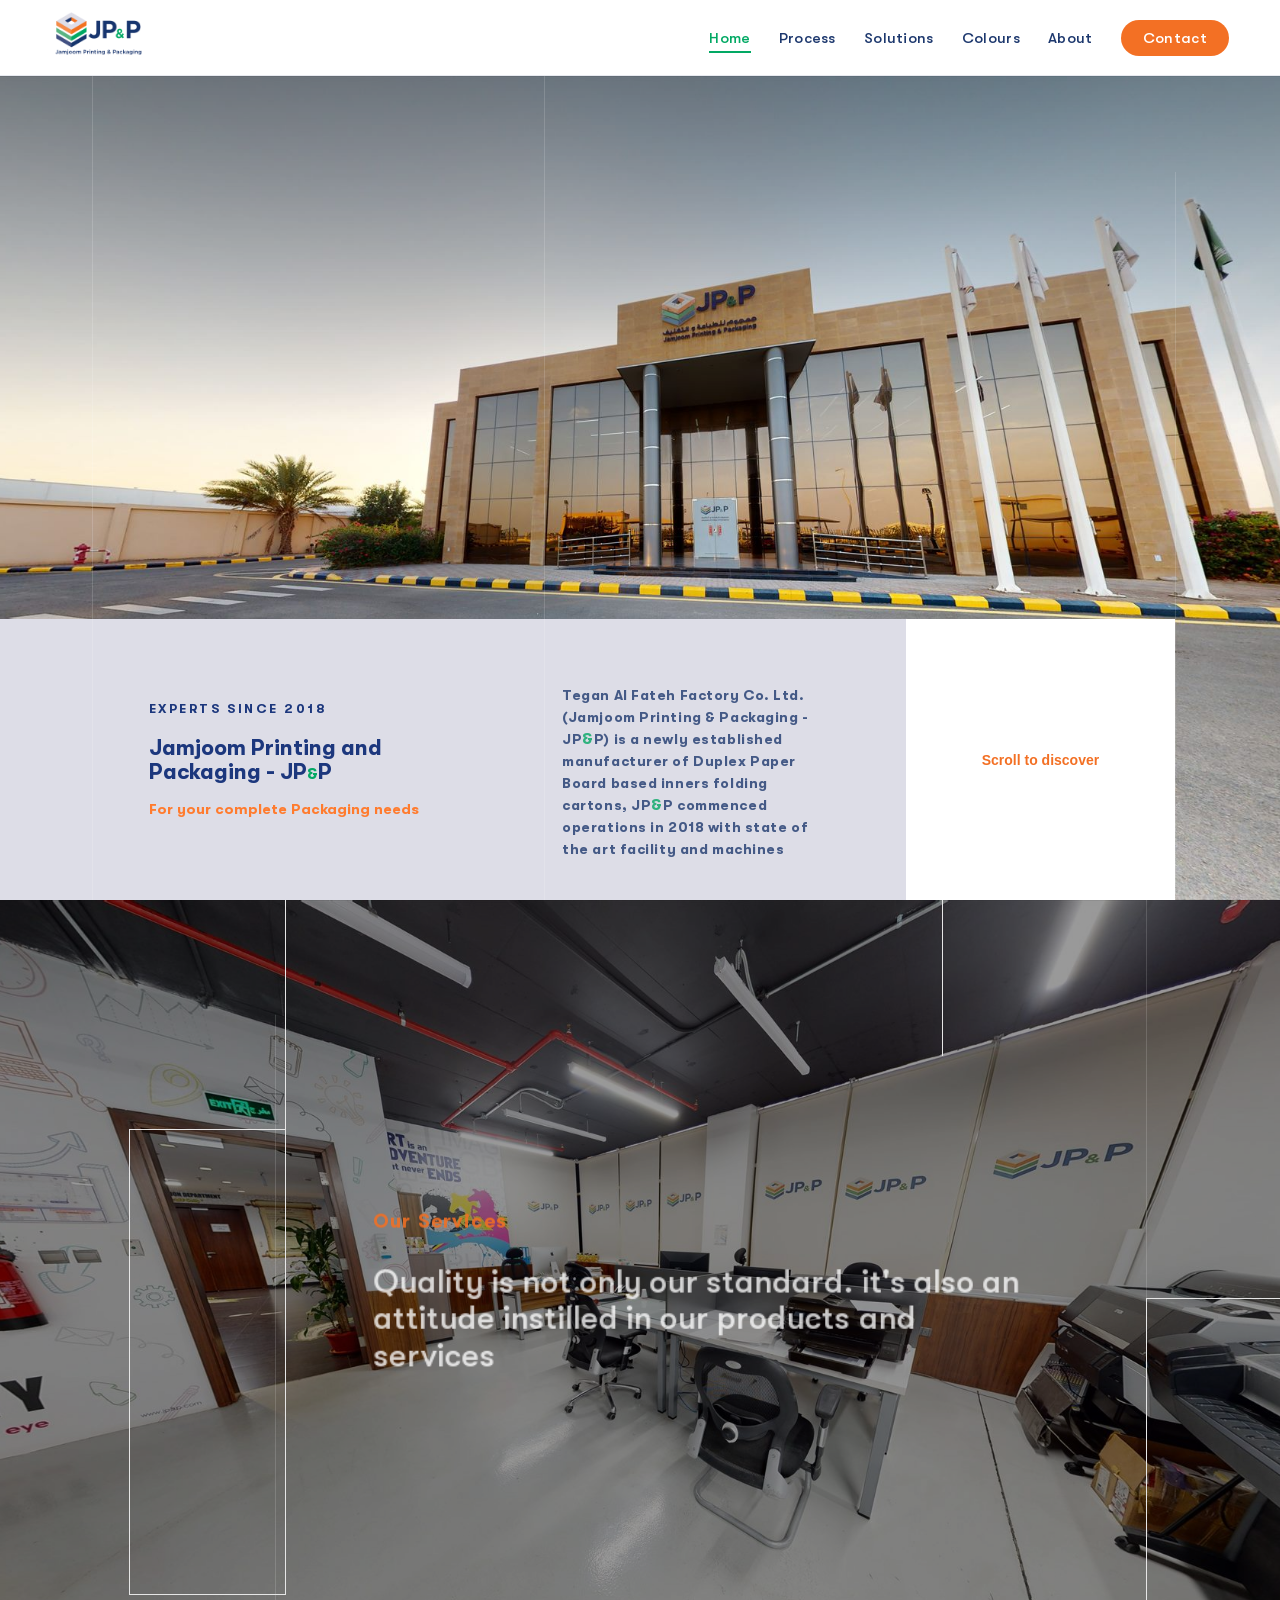
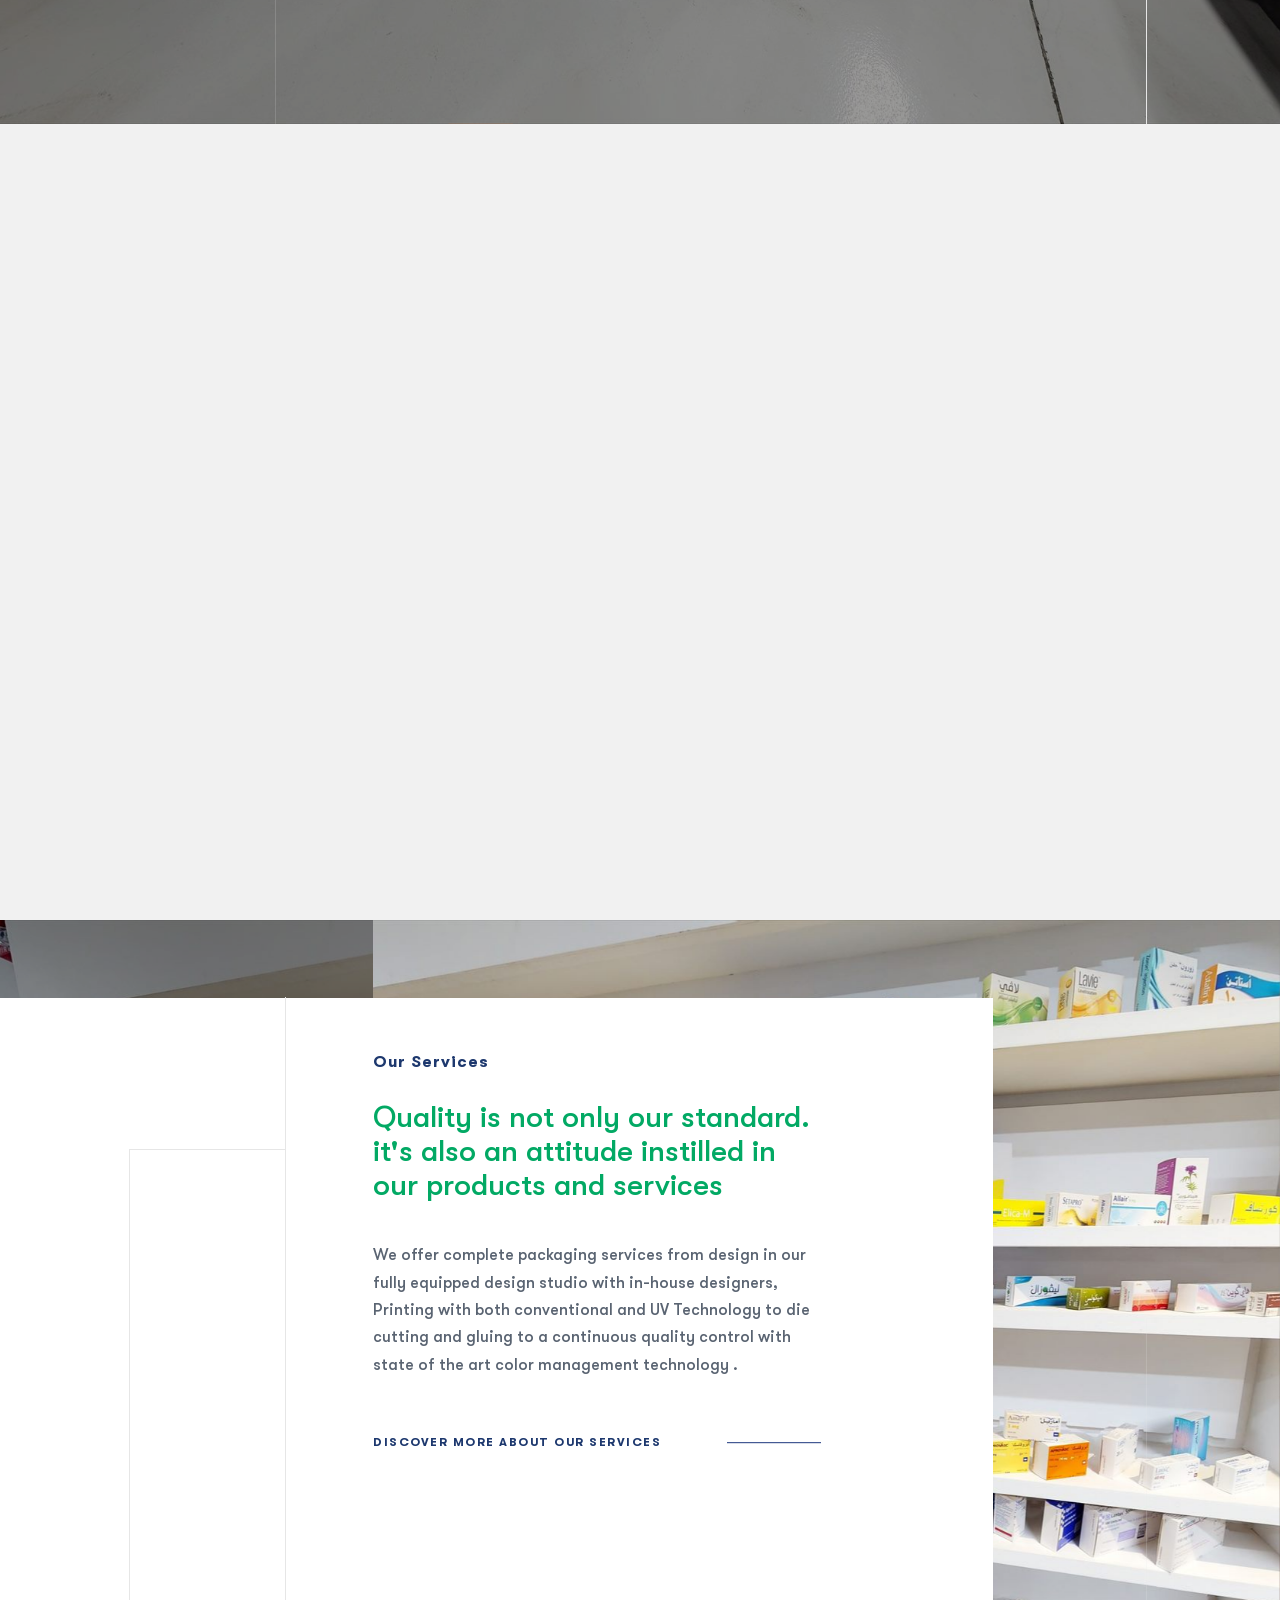
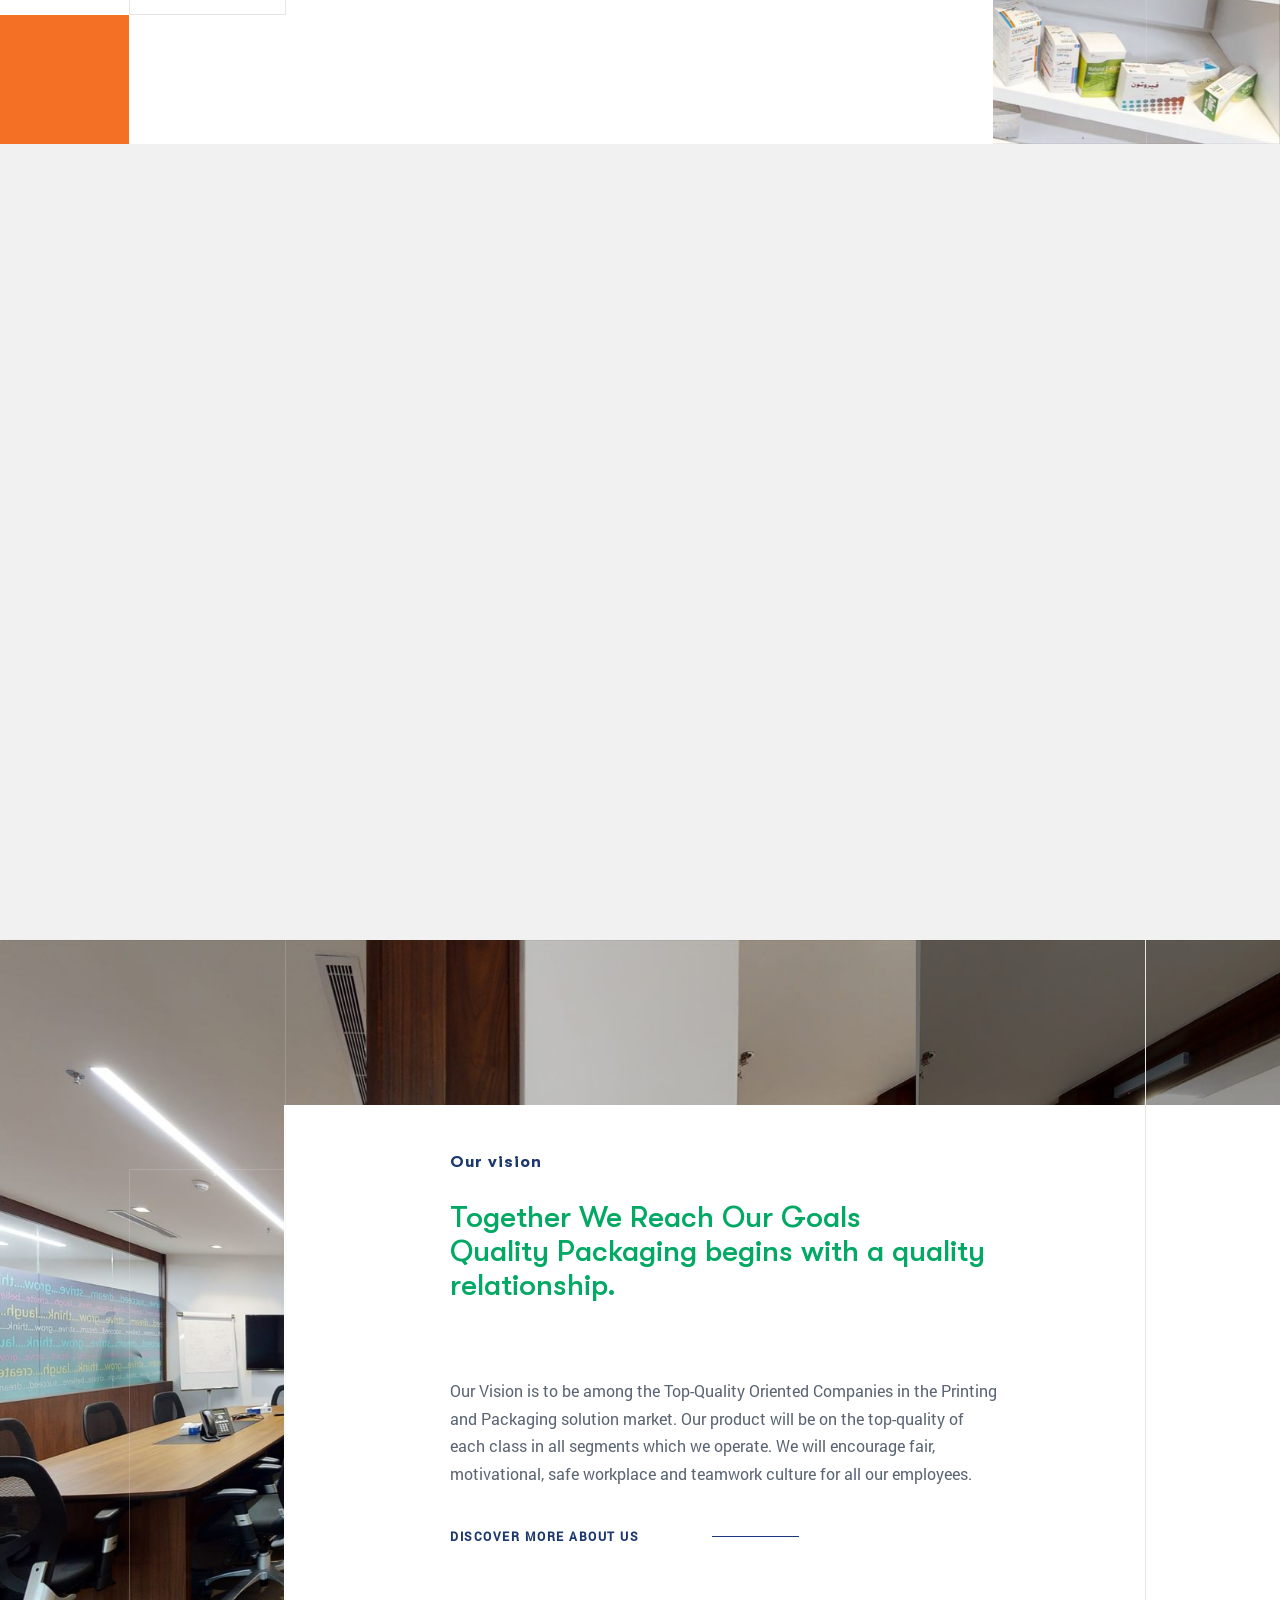
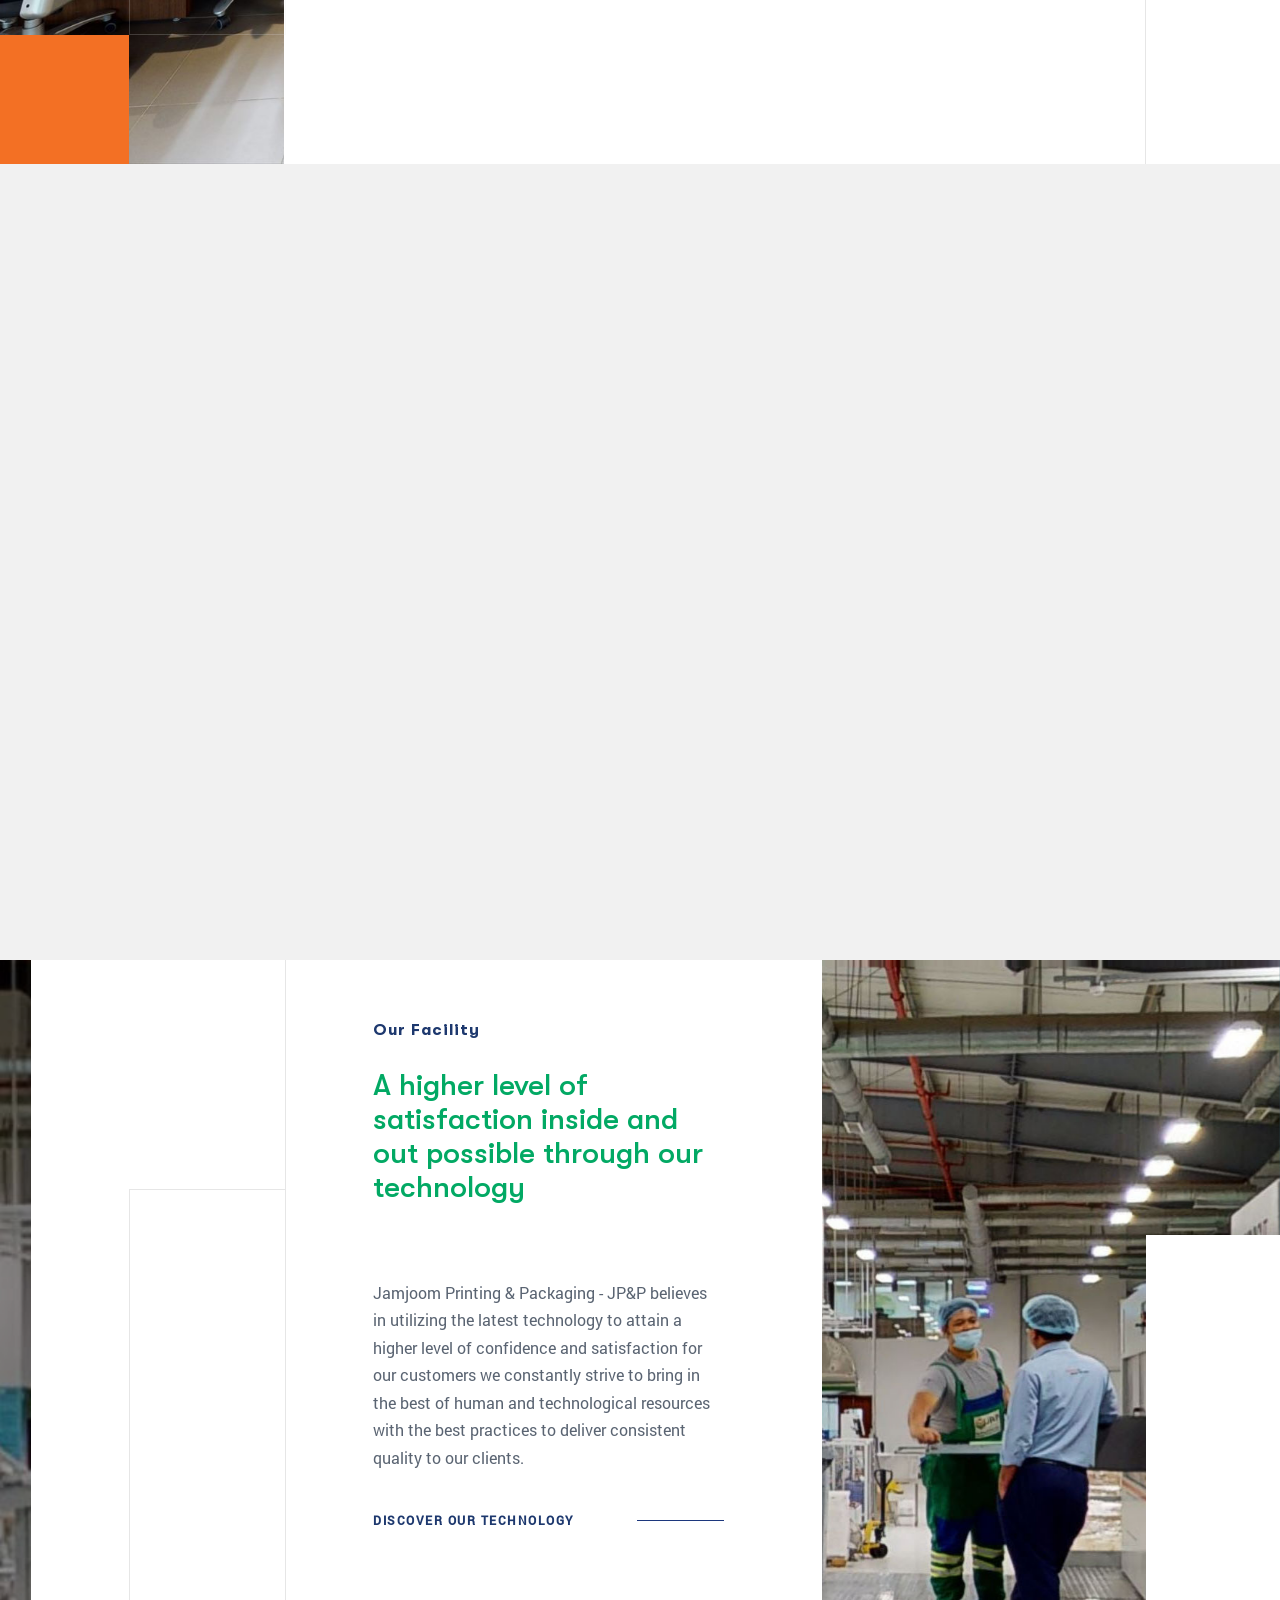
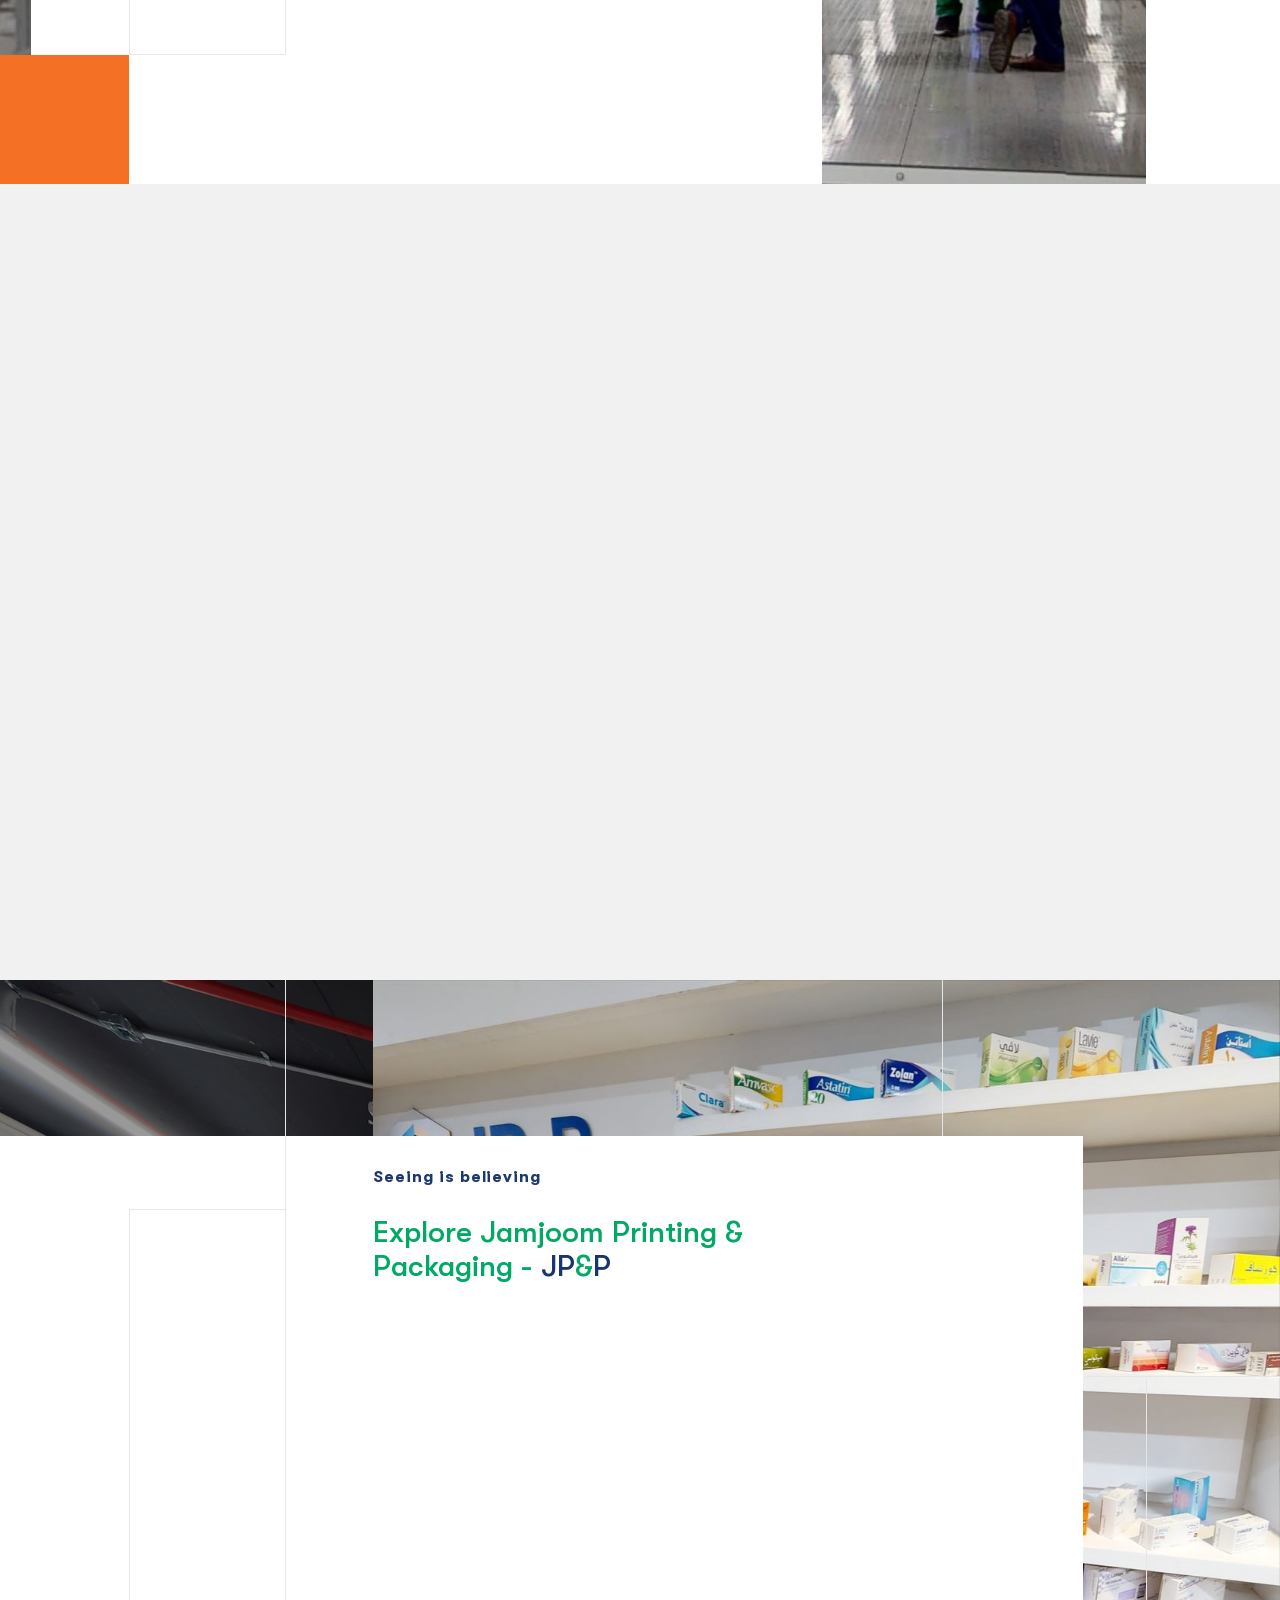
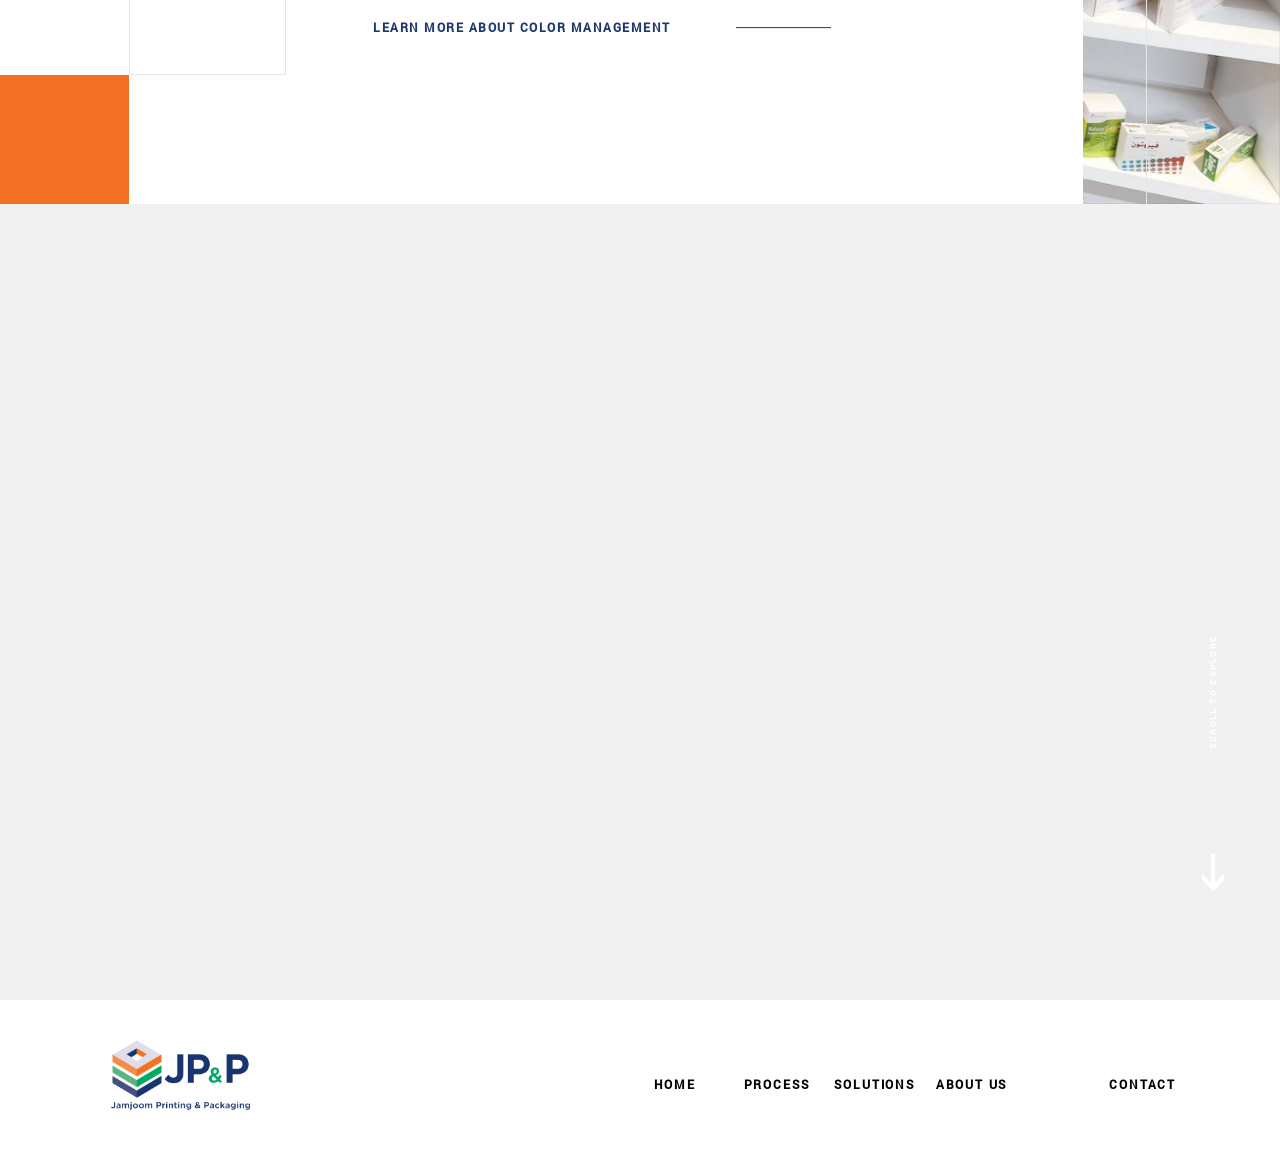
<file: index.html>
<!DOCTYPE html>
<html class="no-js desktop">

  <head>
    <meta charset="utf-8">
    <meta http-equiv="X-UA-Compatible" content="IE=edge">
    <meta name="viewport" content="width=device-width, initial-scale=1.0, user-scalable=no">
    <meta name="description" content="">
    <script>
      // Set this synchronously, before anything paints. js/cinematic.js (loaded
      // at the end of the body) adds the same class, but by then the browser
      // has already laid out and painted the homepage story panels once under
      // the non-cinematic rules. If a paint happens under one layout and the
      // box then narrows for the cinematic one, some renderers keep the
      // already-rasterized (wider) text instead of cleanly redrawing it at
      // the new width, which looks like the text got cut off mid-line. Doing
      // this before first paint means the story panels are only ever laid
      // out once, under whichever rules actually apply.
      (function () {
        var wide = window.innerWidth >= 1024;
        var reduced = window.matchMedia && window.matchMedia('(prefers-reduced-motion: reduce)').matches;
        document.documentElement.classList.add((wide && !reduced) ? 'cine-mode' : 'cine-fade');
      })();
    </script>
    <link rel="shortcut icon" href="Images/favicon.ico" type="image/x-icon">
    <meta name="theme-color" content="#ffffff">


    <title> Jamjoom Printing and Packaging - JP&P </title>
    <link rel="stylesheet" type="text/css" href="css/style.css">


    <script>
      ! function (e, n, t) {
        function o(e, n) {
          return typeof e === n
        }

        function s() {
          return "function" != typeof n.createElement ? n.createElement(arguments[0]) : u ? n.createElementNS.call(n,
            "http://www.w3.org/2000/svg", arguments[0]) : n.createElement.apply(n, arguments)
        }

        function i() {
          var e = n.body;
          return e || (e = s(u ? "svg" : "body"), e.fake = !0), e
        }

        function a(e, t, o, a) {
          var r, f, l, d, u = "modernizr",
            p = s("div"),
            h = i();
          if (parseInt(o, 10))
            for (; o--;) l = s("div"), l.id = a ? a[o] : u + (o + 1), p.appendChild(l);
          return r = s("style"), r.type = "text/css", r.id = "s" + u, (h.fake ? h : p).appendChild(r), h.appendChild(p),
            r.styleSheet ? r.styleSheet.cssText = e : r.appendChild(n.createTextNode(e)), p.id = u, h.fake && (h.style
              .background = "", h.style.overflow = "hidden", d = c.style.overflow, c.style.overflow = "hidden", c
              .appendChild(h)), f = t(p, e), h.fake ? (h.parentNode.removeChild(h), c.style.overflow = d, c
              .offsetHeight) : p.parentNode.removeChild(p), !!f
        }
        var r = [],
          f = {
            _version: "3.6.0",
            _config: {
              classPrefix: "",
              enableClasses: !0,
              enableJSClass: !0,
              usePrefixes: !0
            },
            _q: [],
            on: function (e, n) {
              var t = this;
              setTimeout(function () {
                n(t[e])
              }, 0)
            },
            addTest: function (e, n, t) {
              r.push({
                name: e,
                fn: n,
                options: t
              })
            },
            addAsyncTest: function (e) {
              r.push({
                name: null,
                fn: e
              })
            }
          },
          l = function () {};
        l.prototype = f, l = new l;
        var d = [],
          c = n.documentElement,
          u = "svg" === c.nodeName.toLowerCase();
        l.addTest("history", function () {
          var n = navigator.userAgent;
          return (-1 === n.indexOf("Android 2.") && -1 === n.indexOf("Android 4.0") || -1 === n.indexOf(
              "Mobile Safari") || -1 !== n.indexOf("Chrome") || -1 !== n.indexOf("Windows Phone") || "file:" ===
            location.protocol) && (e.history && "pushState" in e.history)
        });
        var p = function () {
          function e(e, n) {
            var i;
            return !!e && (n && "string" != typeof n || (n = s(n || "div")), e = "on" + e, i = e in n, !i && o && (n
              .setAttribute || (n = s("div")), n.setAttribute(e, ""), i = "function" == typeof n[e], n[e] !== t &&
              (n[e] = t), n.removeAttribute(e)), i)
          }
          var o = !("onblur" in n.documentElement);
          return e
        }();
        f.hasEvent = p, l.addTest("inputsearchevent", p("search"));
        var h = f._config.usePrefixes ? " -webkit- -moz- -o- -ms- ".split(" ") : ["", ""];
        f._prefixes = h;
        var v = f.testStyles = a;
        l.addTest("touchevents", function () {
            var t;
            if ("ontouchstart" in e || e.DocumentTouch && n instanceof DocumentTouch) t = !0;
            else {
              var o = ["@media (", h.join("touch-enabled),("), "heartz", ")",
                "{#modernizr{top:9px;position:absolute}}"
              ].join("");
              v(o, function (e) {
                t = 9 === e.offsetTop
              })
            }
            return t
          }),
          function () {
            var e, n, t, s, i, a, f;
            for (var c in r)
              if (r.hasOwnProperty(c)) {
                if (e = [], n = r[c], n.name && (e.push(n.name.toLowerCase()), n.options && n.options.aliases && n
                    .options.aliases.length))
                  for (t = 0; t < n.options.aliases.length; t++) e.push(n.options.aliases[t].toLowerCase());
                for (s = o(n.fn, "function") ? n.fn() : n.fn, i = 0; i < e.length; i++) a = e[i], f = a.split("."),
                  1 === f.length ? l[f[0]] = s : (!l[f[0]] || l[f[0]] instanceof Boolean || (l[f[0]] = new Boolean(l[f[
                    0]])), l[f[0]][f[1]] = s), d.push((s ? "" : "no-") + f.join("-"))
              }
          }(),
          function (e) {
            var n = c.className,
              t = l._config.classPrefix || "";
            if (u && (n = n.baseVal), l._config.enableJSClass) {
              var o = new RegExp("(^|\\s)" + t + "no-js(\\s|$)");
              n = n.replace(o, "$1" + t + "js$2")
            }
            l._config.enableClasses && (n += " " + t + e.join(" " + t), u ? c.className.baseVal = n : c.className = n)
          }(d), delete f.addTest, delete f.addAsyncTest;
        for (var m = 0; m < l._q.length; m++) l._q[m]();
        e.Modernizr = l
      }(window, document);

    </script>
  </head>

  <body class="page-id-home">
    <!-- Corporate top navigation. The template shipped only a logo and a
         hamburger, both left permanently invisible by an intro animation
         that never runs in this static export, so there was no way to
         navigate from the homepage at all. This is a plain, always-visible
         bar that needs no JavaScript to work. -->
    <header class="site-nav" id="site-nav">
      <a class="site-nav__brand" href="index.html" data-ajax="false">
        <img src="Images/Logo12.png" alt="Jamjoom Printing and Packaging">
      </a>
      <input class="site-nav__switch" id="site-nav-switch" type="checkbox" aria-hidden="true">
      <label class="site-nav__burger" for="site-nav-switch" aria-label="Open menu">
        <span></span><span></span><span></span>
      </label>
      <nav class="site-nav__links" aria-label="Main">
        <a href="index.html" aria-current="page" data-ajax="false">Home</a>
        <a href="process.html" data-ajax="false">Process</a>
        <a href="solution.html" data-ajax="false">Solutions</a>
        <a href="color.html" data-ajax="false">Colours</a>
        <a href="about.html" data-ajax="false">About</a>
        <a class="site-nav__cta" href="about.html#contact" data-ajax="false">Contact</a>
      </nav>
    </header>
    <div id="top-bar">
    </div>
    <a class="" href="index.html" id="logo" data-ajax="false">
      <img loading="lazy" decoding="async" src="Images/Logo12.png" class="Logo" id="Logo">
    </a>
    <nav class="" id="nav">

      <input id="nav-is-open" type="checkbox" value="" aria-hidden="true">

      <label id="nav-toggle" class="" for="nav-is-open">
        <span id="nav-toggle__list">
          <span class="nav-toggle__list__line"></span>
          <span class="nav-toggle__list__line"></span>
          <span class="nav-toggle__list__line"></span>
        </span>
        <span id="nav-toggle__cross">
          <span class="nav-toggle__cross__line"></span>
          <span class="nav-toggle__cross__line"></span>
        </span>
      </label>

      <div id="nav__content">
        <div id="nav__content__inner">
          <div id="nav__content__bg">
            <svg xmlns="http://www.w3.org/2000/svg" width="1440" height="900" viewBox="0 0 1440 900">
              <path fill="none" stroke="#E02D2D" stroke-width="64" stroke-miterlimit="10" d="M-41 715l398-398L-15-55" />
              <path fill="none" stroke="#C40E0E" stroke-width="64" stroke-miterlimit="10" d="M541.5 122.8L701.7-37.5" />
              <path fill="none" stroke="#D14B4B" stroke-width="64" stroke-miterlimit="10"
                d="M1007 353L813.8 159.9 513 461.9l506.9 515.9" />
              <path fill="none" stroke="#CE0D0D" stroke-width="64" stroke-miterlimit="10"
                d="M634.8 376.7l259.4 259.4" />
              <path fill="none" stroke="#ED1818" stroke-width="64" stroke-miterlimit="10"
                d="M784.6 345.1L958 516.5 1499.1-37" />
            </svg>
          </div>

          <ul class="nav__list" id="nav__main-list">
            <li class="nav__item" data-id="home">
              <a class="nav-link" href="index.html" data-ajax="false">
                <span class="nav__link__label">Home</span>
              </a>
            </li>
            <li class="nav__item">
              <a class="nav-link" href="process.html" data-ajax="false">
                <span class="nav__link__label"> Process </span>
              </a>
            </li>
            <li class="nav__item" data-id="process">
              <a class="nav-link" href="solution.html" data-ajax="false">
                <span class="nav__link__label"> Solutions </span>
              </a>
            </li>
            <!-- <li class="nav__item" data-id="projects">
            <a class="nav-link" href="technology.html" data-ajax="false">
              <span class="nav__link__label"> Technology </span>
            </a>
          </li> -->
            <li class="nav__item">
              <a class="nav-link" href="color.html" data-ajax="false">
                <span class="nav__link__label"> Colors </span>
              </a>
            </li>
            <li class="nav__item" data-id="about">
              <a class="nav-link" href="about.html" data-ajax="false">
                <span class="nav__link__label">About us</span>
              </a>
            </li>

          </ul>
          <!-- <ul class="nav__list" id="nav__side-list">
          <li class="nav__item" data-id="contact">
            <a class="nav-link" href="about.html" data-ajax="false">
              <span class="nav__link__label"> About Us </span>
            </a>
          </li>
        </ul> -->
        </div>
      </div>

    </nav>

    <div id="page-container">

      <section class="page" id="home-page" data-title="Jam Joom">

        <section class="home-screen" id="home-landing">
          <div id="home-landing__bg">
            <video id="home-landing__bg__video" preload="auto" poster="Images/NewImages/Home.jpg" loop muted autoplay playsinline>
              <source src="videos/Home_1.mp4" />
            </video>
          </div>

          <div id="home-landing__content">
            <div id="home-landing__content__text">
              <div id="home-landing__content__text__bg"></div>

              <div id="home-landing__content__text__heading">
                <!-- The logo used to be repeated here, inside the hero panel, in a
                     second element carrying the same id as the headline below it.
                     It is in the navigation bar a few hundred pixels above, so it
                     only read as a doubled mark - and duplicate ids are invalid. -->
                <div id="home-landing__content__text__heading__baseline"> EXPERTS SINCE 2018 </div>
                <div id="home-landing__content__text__heading__title"> Jamjoom Printing and Packaging - JP<span
                    class="jpp-green" style="font-size: 16px">&</span>P
                  <span id="home-landing__content__text__heading__subtitle">
                    For your complete Packaging needs
                  </span>
                </div>
              </div>
              <p id="home-landing__content__text__body">
                Tegan Al Fateh Factory Co. Ltd. (Jamjoom Printing & Packaging - JP<span class="jpp-green"
                  style="font-size: 16px">&</span>P) is a newly established manufacturer
                of
                Duplex Paper Board based inners folding cartons, JP<span class="jpp-green"
                  style="font-size: 16px">&</span>P commenced operations in 2018 with state of the art
                facility and machines
              </p>
            </div>
            <button id="home-landing__content__cta">
              <div id="home-landing__content__cta__bg"></div>
              <div id="home-landing__content__cta__label">Scroll to discover</div>
            </button>
          </div>

          <button id="home-landing__scroll">
            <div id="home-landing__scroll__icon"><svg xmlns="http://www.w3.org/2000/svg" width="20" height="34"
                viewBox="0 0 20 34">
                <path fill-rule="evenodd" clip-rule="evenodd" d="M8 0v26.2l-8-8.1v5.7L10 34l10-10.2v-5.7l-8 8.1V0H8z" />
              </svg></div>
          </button>

          <div id="home-landing__lines">
            <div class="home-landing__line"></div>
            <div class="home-landing__line"></div>
            <div class="home-landing__line"></div>
          </div>
        </section>

        <div class="cine-block">
        <section class="home-screen cine-sticky" id="home-screen-1" name="story">
          <section class="home-screen__step home-screen__step-1">
            <div class="home-screen__step-1__bg">
              <video class="home-screen__step-1__bg__video" preload="none" poster="Images/NewImages/oruServices1.jpg" loop muted playsinline>
                <source src="videos/Service.mp4" />
              </video>
              <canvas class="home-screen__step-1__bg__canvas"></canvas>
            </div>

            <div class="home-screen__step-1__lines">
              <div class="home-screen__step-1__lines__line"></div>
              <div class="home-screen__step-1__lines__line"></div>
            </div>

            <div class="home-screen__step__content home-screen__step-1__content">
              <h1 class="home-screen__step__content__title home-screen__step-1__content__title"> Our Services </h1>
              <h2 class="home-screen__step__content__subtitle home-screen__step-1__content__subtitle">Quality is not
                only
                our standard. it's also an attitude instilled in our products and services </h2>
            </div>

          </section>
          <section class="home-screen__step home-screen__step-2" data-ui="">

            <div class="home-screen__step-2__img">
              <div class="home-screen__step-2__img__overlay"></div>
            </div>

            <div class="home-screen__step-2__bg">
              <div class="service-page-footer-content">
                <div class="sp-wrapper">
                  <div class="sp-items">
                    <div class="title"> Design Services </div>
                    <div class="para"> Graphics art, and Auto CAD Services </div>
                  </div>
                  <div class="sp-items">
                    <div class="title"> Printing </div>
                    <div class="para"> Conventional Printing and UV printing </div>
                  </div>
                  <div class="sp-items">
                    <div class="title"> Die Cutting and Gluing </div>
                    <div class="para"> Conventional Printing and UV printing </div>
                  </div>
                  <div class="sp-items">
                    <div class="title"> Color Management </div>
                    <div class="para"> State of the art, color management technology in-house to continuously monitor and
                      ensure quality control. </div>
                  </div>
                </div>
              </div>

            </div>

            <div class="home-screen__step-2__lines">
              <div class="home-screen__step-2__lines__line"></div>
              <div class="home-screen__step-2__lines__line"></div>
              <div class="home-screen__step-2__lines__line"></div>
              <div class="home-screen__step-2__lines__line"></div>
              <div class="home-screen__step-2__lines__line"></div>
            </div>

            <div class="home-screen__step-2__corner"></div>

            <div class="home-screen__step__content home-screen__step-2__content">
              <div class="home-screen__step-2__content__inner">
                <h1 class="home-screen__step__content__title home-screen__step-2__content__inner__title"> Our Services
                </h1>
                <h2 class="home-screen__step__content__subtitle home-screen__step-2__content__inner__subtitle">Quality
                  is
                  not only our standard. it's also an attitude instilled in our products and services </h2>
                <div class="home-screen__step-2__content__inner__body">We offer complete packaging services from design
                  in
                  our
                  fully equipped design studio with in-house designers, Printing with both conventional and UV Technology
                  to
                  die cutting and
                  gluing to a continuous quality control with state of the art color management technology .
                </div>
                <a class="home-screen__step-2__content__inner__link" href="index.html" data-ajax="false">
                  <span class="home-screen__step-2__content__inner__link__label">Discover more about our services
                  </span>
                </a>
              </div>
            </div>

          </section>
        </section>
        </div>
        <div class="cine-block">
        <section class="home-screen cine-sticky" id="home-screen-2" name="client-commitment">

          <section class="home-screen__step home-screen__step-1">

            <div class="home-screen__step-1__bg">
              <video class="home-screen__step-1__bg__video" preload="none" poster="Images/NewImages/OurServices2.jpg" loop muted playsinline>
                <source src="videos/Service.mp4" />
              </video>
              <canvas class="home-screen__step-1__bg__canvas"></canvas>
            </div>

            <div class="home-screen__step-1__lines">
              <div class="home-screen__step-1__lines__line"></div>
              <div class="home-screen__step-1__lines__line"></div>
            </div>

            <div class="home-screen__step__content home-screen__step-1__content">
              <h1 class="home-screen__step__content__title home-screen__step-1__content__title"> Our Services </h1>
              <h2 class="home-screen__step__content__subtitle home-screen__step-1__content__subtitle">
                “Together we reach our goals” <br />
                Quality Packaging begins with a quality relationship.
              </h2>
            </div>

          </section>
          <section class="home-screen__step home-screen__step-2"
            data-ui="{&quot;nav-toggle&quot;:{&quot;color&quot;:&quot;light&quot;},&quot;scroll-cta&quot;:{&quot;color&quot;:&quot;light&quot;}}">

            <div class="home-screen__step-2__img">
              <div class="home-screen__step-2__img__overlay"></div>
            </div>

            <div class="home-screen__step-2__bg"></div>

            <div class="home-screen__step-2__lines">
              <div class="home-screen__step-2__lines__line"></div>
              <div class="home-screen__step-2__lines__line"></div>
              <div class="home-screen__step-2__lines__line"></div>
              <div class="home-screen__step-2__lines__line"></div>
              <div class="home-screen__step-2__lines__line"></div>
            </div>

            <div class="home-screen__step-2__corner"></div>

            <div class="home-screen__step__content home-screen__step-2__content">
              <div class="home-screen__step-2__content__inner">
                <h1 class="home-screen__step__content__title home-screen__step-2__content__inner__title">Our Services
                </h1>
                <h2 class="home-screen__step__content__subtitle home-screen__step-2__content__inner__subtitle">
                  Quality is not only our standard. it's also an attitude instilled in our products and services
                  <!-- <span>
                  Together We Reach Our Goals </span> <br />
                Quality Packaging begins with a quality relationship. -->
                  <div class="home-screen__step-2__content__inner__body">
                    We offer complete packaging services from design in our
                    fully equipped design studio with in-house designers, Printing with both conventional and UV
                    Technology
                    to die cutting and gluing to a continuous quality control with state of the art color management
                    technology .
                  </div>
                  <a class="home-screen__step-2__content__inner__link" href="about.html" data-ajax="false">
                    <span class="home-screen__step-2__content__inner__link__label">
                      Discover more about our services
                    </span>
                  </a>
              </div>
            </div>

          </section>
        </section>
        </div>
        <div class="cine-block">
        <section class="home-screen cine-sticky" id="home-screen-3" name="vision">

          <section class="home-screen__step home-screen__step-1">

            <div class="home-screen__step-1__bg">
              <video class="home-screen__step-1__bg__video" preload="none" poster="Images/NewImages/ourvision2.jpg" loop muted playsinline>
                <!-- <source src="videos/JPP3.mp4"> -->
                <source src="videos/OurVision.mp4">
              </video>
              <canvas class="home-screen__step-1__bg__canvas"></canvas>
            </div>

            <div class="home-screen__step-1__lines">
              <div class="home-screen__step-1__lines__line"></div>
              <div class="home-screen__step-1__lines__line"></div>
            </div>

            <div class="home-screen__step__content home-screen__step-1__content">
              <h1 class="home-screen__step__content__title home-screen__step-1__content__title">Our vision</h1>
              <h2 class="home-screen__step__content__subtitle home-screen__step-1__content__subtitle">
                “Together we reach our goals” <br />
                Quality Packaging begins with a quality relationship.
              </h2>
            </div>

          </section>
          <section class="home-screen__step home-screen__step-2"
            data-ui="{&quot;logo&quot;:{&quot;color&quot;:&quot;light&quot;},&quot;pagination&quot;:{&quot;color&quot;:&quot;light&quot;}}">

            <div class="home-screen__step-2__img">
              <div class="home-screen__step-2__img__overlay"></div>
            </div>

            <div class="home-screen__step-2__bg"></div>

            <div class="home-screen__step-2__lines">
              <div class="home-screen__step-2__lines__line"></div>
              <div class="home-screen__step-2__lines__line"></div>
              <div class="home-screen__step-2__lines__line"></div>
              <div class="home-screen__step-2__lines__line"></div>
              <div class="home-screen__step-2__lines__line"></div>
            </div>

            <div class="home-screen__step-2__corner"></div>

            <div class="home-screen__step__content home-screen__step-2__content">
              <div class="home-screen__step-2__content__inner">
                <h1 class="home-screen__step__content__title home-screen__step-2__content__inner__title">Our vision</h1>
                <h2 class="home-screen__step__content__subtitle home-screen__step-2__content__inner__subtitle">
                  <!-- <span> -->
                  Together We Reach Our Goals
                  <!-- </span> -->
                  <br />
                  Quality Packaging begins with a quality relationship.
                </h2>
                <div class="home-screen__step-2__content__inner__body">
                  Our Vision is to be among the Top-Quality Oriented Companies in the Printing and Packaging solution
                  market. Our product will be on the top-quality of each class in all segments which we operate. We will
                  encourage fair, motivational, safe workplace and teamwork culture for all our employees.
                </div>
                <a class="home-screen__step-2__content__inner__link" href="about.html" data-ajax="false">
                  <span class="home-screen__step-2__content__inner__link__label"> Discover more about us </span>
                </a>
              </div>
            </div>

          </section>
        </section>
        </div>
        <div class="cine-block">
        <section class="home-screen cine-sticky" id="home-screen-4" name="expertise">

          <section class="home-screen__step home-screen__step-1">

            <div class="home-screen__step-1__bg">
              <video class="home-screen__step-1__bg__video" preload="none" poster="Images/NewImages/ourfacility2.jpg" loop muted playsinline>
                <source src="videos/Facility.mp4">
              </video>
              <canvas class="home-screen__step-1__bg__canvas"></canvas>
            </div>

            <div class="home-screen__step-1__lines">
              <div class="home-screen__step-1__lines__line"></div>
              <div class="home-screen__step-1__lines__line"></div>
            </div>

            <div class="home-screen__step__content home-screen__step-1__content">
              <h1 class="home-screen__step__content__title home-screen__step-1__content__title">Our Facility</h1>
              <h2 class="home-screen__step__content__subtitle home-screen__step-1__content__subtitle">A higher level of
                satisfaction inside and out possible through our technology
              </h2>
            </div>

          </section>
          <section class="home-screen__step home-screen__step-2"
            data-ui="{&quot;nav-toggle&quot;:{&quot;color&quot;:&quot;light&quot;}}">

            <div class="home-screen__step-2__img">
              <div class="home-screen__step-2__img__overlay"></div>
            </div>

            <div class="home-screen__step-2__bg"></div>

            <div class="home-screen__step-2__lines">
              <div class="home-screen__step-2__lines__line"></div>
              <div class="home-screen__step-2__lines__line"></div>
              <div class="home-screen__step-2__lines__line"></div>
              <div class="home-screen__step-2__lines__line"></div>
              <div class="home-screen__step-2__lines__line"></div>
            </div>

            <div class="home-screen__step-2__corner"></div>

            <div class="home-screen__step__content home-screen__step-2__content">
              <div class="home-screen__step-2__content__inner">
                <h1 class="home-screen__step__content__title home-screen__step-2__content__inner__title">Our Facility
                </h1>
                <h2 class="home-screen__step__content__subtitle home-screen__step-2__content__inner__subtitle">A higher
                  level of satisfaction inside and out possible through our technology
                </h2>
                <div class="home-screen__step-2__content__inner__body">
                  Jamjoom Printing & Packaging - JP&P believes in utilizing the latest technology to attain a higher
                  level of
                  confidence and satisfaction for our customers we constantly strive to bring in the best of human and
                  technological resources with the best practices to deliver consistent quality to our clients.
                </div>
                <a class="home-screen__step-2__content__inner__link" href="about.html" data-ajax="false">
                  <span class="home-screen__step-2__content__inner__link__label">Discover our Technology </span>
                </a>
              </div>
            </div>

          </section>
        </section>
        </div>
        <div class="cine-block">
        <section class="home-screen cine-sticky" id="home-screen-5" name="who-we-are">

          <section class="home-screen__step home-screen__step-1">

            <div class="home-screen__step-1__bg">
              <video class="home-screen__step-1__bg__video" preload="none" poster="Images/jpp-1.jpg" loop muted playsinline>
                <source src="videos/one.mp4">
              </video>
              <canvas class="home-screen__step-1__bg__canvas"></canvas>
            </div>

            <div class="home-screen__step-1__lines">
              <div class="home-screen__step-1__lines__line"></div>
              <div class="home-screen__step-1__lines__line"></div>
            </div>

            <div class="home-screen__step__content home-screen__step-1__content">
              <h1 class="home-screen__step__content__title home-screen__step-1__content__title">Seeing is believing </h1>
              <h2 class="home-screen__step__content__subtitle home-screen__step-1__content__subtitle">Explore Jamjoom
                Printing and Packaging facilty</h2>
            </div>

          </section>
          <section class="home-screen__step home-screen__step-2" data-ui="">

            <div class="home-screen__step-2__img">
              <div class="home-screen__step-2__img__overlay"></div>
            </div>

            <div class="home-screen__step-2__bg"></div>

            <div class="home-screen__step-2__lines">
              <div class="home-screen__step-2__lines__line"></div>
              <div class="home-screen__step-2__lines__line"></div>
              <div class="home-screen__step-2__lines__line"></div>
              <div class="home-screen__step-2__lines__line"></div>
              <div class="home-screen__step-2__lines__line"></div>
            </div>

            <div class="home-screen__step-2__corner"></div>

            <div class="home-screen__step__content home-screen__step-2__content">
              <div class="home-screen__step-2__content__inner">
                <h1 class="home-screen__step__content__title home-screen__step-2__content__inner__title">Seeing is
                  believing</h1>
                <h2 class="home-screen__step__content__subtitle home-screen__step-2__content__inner__subtitle">Explore
                  Jamjoom Printing & Packaging - <span class="jpp-blue">JP<span class="jpp-green">&</span>P</span> </h2>


                <div class="video-content">
                  <iframe class="i-frame" width='553' height='380' src='https://my.matterport.com/show/?m=teHcZv89T2H'
                    frameborder='0' allowfullscreen allow='xr-spatial-tracking'></iframe>
                </div>
                <a class="home-screen__step-2__content__inner__link" href="about.html" data-ajax="false">
                  <span class="home-screen__step-2__content__inner__link__label">
                    Learn more about color management
                  </span>
                </a>
              </div>
            </div>

          </section>
        </section>
        </div>
        <div class=" " id="home-pagination">
          <ul id="home-pagination__nav">
            <li class="home-pagination__nav__item home-pagination__nav__item--selected">
              <svg class="home-pagination__nav__item__timer" xmlns="http://www.w3.org/2000/svg" viewBox="0 0 26 20">
                <circle class="home-pagination__nav__item__timer__circle" cx="13" cy="10" r="6" />
                <circle class="home-pagination__nav__item__timer__progress" cx="13" cy="10" r="6"
                  transform="rotate(-90, 13, 10)" />
              </svg>
              <button class="home-pagination__nav__item__btn" data-screen="0"></button>
            </li>
            <li class="home-pagination__nav__item ">
              <svg class="home-pagination__nav__item__timer" xmlns="http://www.w3.org/2000/svg" viewBox="0 0 26 20">
                <circle class="home-pagination__nav__item__timer__circle" cx="13" cy="10" r="6" />
                <circle class="home-pagination__nav__item__timer__progress" cx="13" cy="10" r="6"
                  transform="rotate(-90, 13, 10)" />
              </svg>
              <button class="home-pagination__nav__item__btn" data-screen="1"></button>
            </li>
            <li class="home-pagination__nav__item ">
              <svg class="home-pagination__nav__item__timer" xmlns="http://www.w3.org/2000/svg" viewBox="0 0 26 20">
                <circle class="home-pagination__nav__item__timer__circle" cx="13" cy="10" r="6" />
                <circle class="home-pagination__nav__item__timer__progress" cx="13" cy="10" r="6"
                  transform="rotate(-90, 13, 10)" />
              </svg>
              <button class="home-pagination__nav__item__btn" data-screen="2"></button>
            </li>
            <li class="home-pagination__nav__item ">
              <svg class="home-pagination__nav__item__timer" xmlns="http://www.w3.org/2000/svg" viewBox="0 0 26 20">
                <circle class="home-pagination__nav__item__timer__circle" cx="13" cy="10" r="6" />
                <circle class="home-pagination__nav__item__timer__progress" cx="13" cy="10" r="6"
                  transform="rotate(-90, 13, 10)" />
              </svg>
              <button class="home-pagination__nav__item__btn" data-screen="3"></button>
            </li>
            <li class="home-pagination__nav__item ">
              <svg class="home-pagination__nav__item__timer" xmlns="http://www.w3.org/2000/svg" viewBox="0 0 26 20">
                <circle class="home-pagination__nav__item__timer__circle" cx="13" cy="10" r="6" />
                <circle class="home-pagination__nav__item__timer__progress" cx="13" cy="10" r="6"
                  transform="rotate(-90, 13, 10)" />
              </svg>
              <button class="home-pagination__nav__item__btn" data-screen="4"></button>
            </li>
          </ul>
          <div id="home-pagination__number">
            <span id="home-pagination__number__current">1</span><span
              id="home-pagination__number__separator">/</span><span id="home-pagination__number__total">05</span>
          </div>
        </div>
        <div class="" id="home-scroll-cta">
          <div id="home-scroll-cta__label" data-reverse="Back to the top">Scroll to explore</div>
          <button id="home-scroll-cta__btn">
            <div id="home-scroll-cta__btn__picto">
              <svg xmlns="http://www.w3.org/2000/svg" width="20" height="34" viewBox="0 0 20 34">
                <path fill-rule="evenodd" clip-rule="evenodd" d="M8 0v26.2l-8-8.1v5.7L10 34l10-10.2v-5.7l-8 8.1V0H8z" />
              </svg>
            </div>
          </button>
        </div>
      </section>

      <section class="page" id="main-loading-page">
        <div id="main-loading__outer">
          <div id="main-loading__inner">
            <div id="main-loading__lines">
              <svg xmlns="http://www.w3.org/2000/svg" width="1440" height="1000" viewBox="0 0 40 00">
                <path fill="none" stroke="#F9F9F9" stroke-width="" stroke-miterlimit="" />
                <path fill="none" stroke="#F9F9F9" stroke-width="" stroke-miterlimit=""
                  d="M1549.7 745.8l-447.3-447.3" />
                <path fill="none" stroke="#F9F9F9" stroke-width="50" stroke-miterlimit=""
                  d="M676.2 261.2l663.5-663.6" />
                <path fill="none" stroke="#F9F9F9" stroke-width="" stroke-miterlimit="" d="M582.2 167.2l-621-621" />
                <path fill="none" stroke="#F9F9F9" stroke-width="" stroke-miterlimit="" d="M293.2-136l-924.1 924.2" />
                <path fill="none" stroke="#F9F9F9" stroke-width="" stroke-miterlimit="" d="M220.6 649.7l-753.4-753.3" />
                <path fill="none" stroke="#F9F9F9" stroke-width="" stroke-miterlimit="" d="M329.6 424.2L-92 845.8" />
                <path fill="none" stroke="#F9F9F9" stroke-width="" stroke-miterlimit=""
                  d="M-494.2 1712.7l924.5-924.5" />
                <path fill="none" stroke="#F9F9F9" stroke-width="" stroke-miterlimit=""
                  d="M1077.4 1121.7L675.9 720.2" />
              </svg>
            </div>
            <img loading="lazy" decoding="async" src="Images/Logo.png" class="Logo_Loading" />
            <div class="anim-line line-left"></div>
            <div class="anim-line line-right"></div>

          </div>
        </div>
      </section>
    </div>

    <footer id="footer" class="reveal">
      <div id="footer__inner">
        <div id="footer__logo">
          <img loading="lazy" decoding="async" src="Images/Logo12.png" alt="" className="footer-logo">
        </div>

        <ul id="footer__pages">
          <li class="footer__page" id="footer__page--home">
            <a class="footer__page__title" href="index.html" data-ajax="false">Home</a>
          </li>
          <li class="footer__page" id="footer__page--process">
            <a class="footer__page__title" href="process.html" data-ajax="false">Process</a>
          </li>
          <li class="footer__page" id="footer__page--solutions">
            <a class="footer__page__title" href="solution.html" data-ajax="false">Solutions</a>
          </li>
          <li class="footer__page" id="footer__page--about">
            <a class="footer__page__title" href="about.html" data-ajax="false">About us</a>
          </li>
          <li class="footer__page" id="footer__page--contact">
            <a class="footer__page__title" href="about.html#contact" data-ajax="false">Contact</a>
          </li>
        </ul>
      </div>
      <div data-tf-popover="EvigCCCZ" data-tf-custom- icon="https://images.typeform.com/images/d6qHZSzLZm8S"
        data-tf-button- color="#F58C4B" data-tf-tooltip="Hi Let&#39;s get in touch&nbsp;&nbsp;" data-tf- open="time"
        data-tf-open-value="10000" data-tf-chat data-tf-medium="snippet" style="all:unset;"></div>
    </footer>

    <script src="https://code.jquery.com/jquery-3.1.1.min.js"></script>
    <script>
      window.jQuery || document.write('<script src="js/Script-jquery.js"><\/script>')

    </script>
    <script type="text/javascript" src="js/reveal.js"></script>
    <script type="text/javascript" src="js/cinematic.js"></script>
    <script src="https://embed.typeform.com/next/embed.js"></script>
  </body>

</html>
</file>
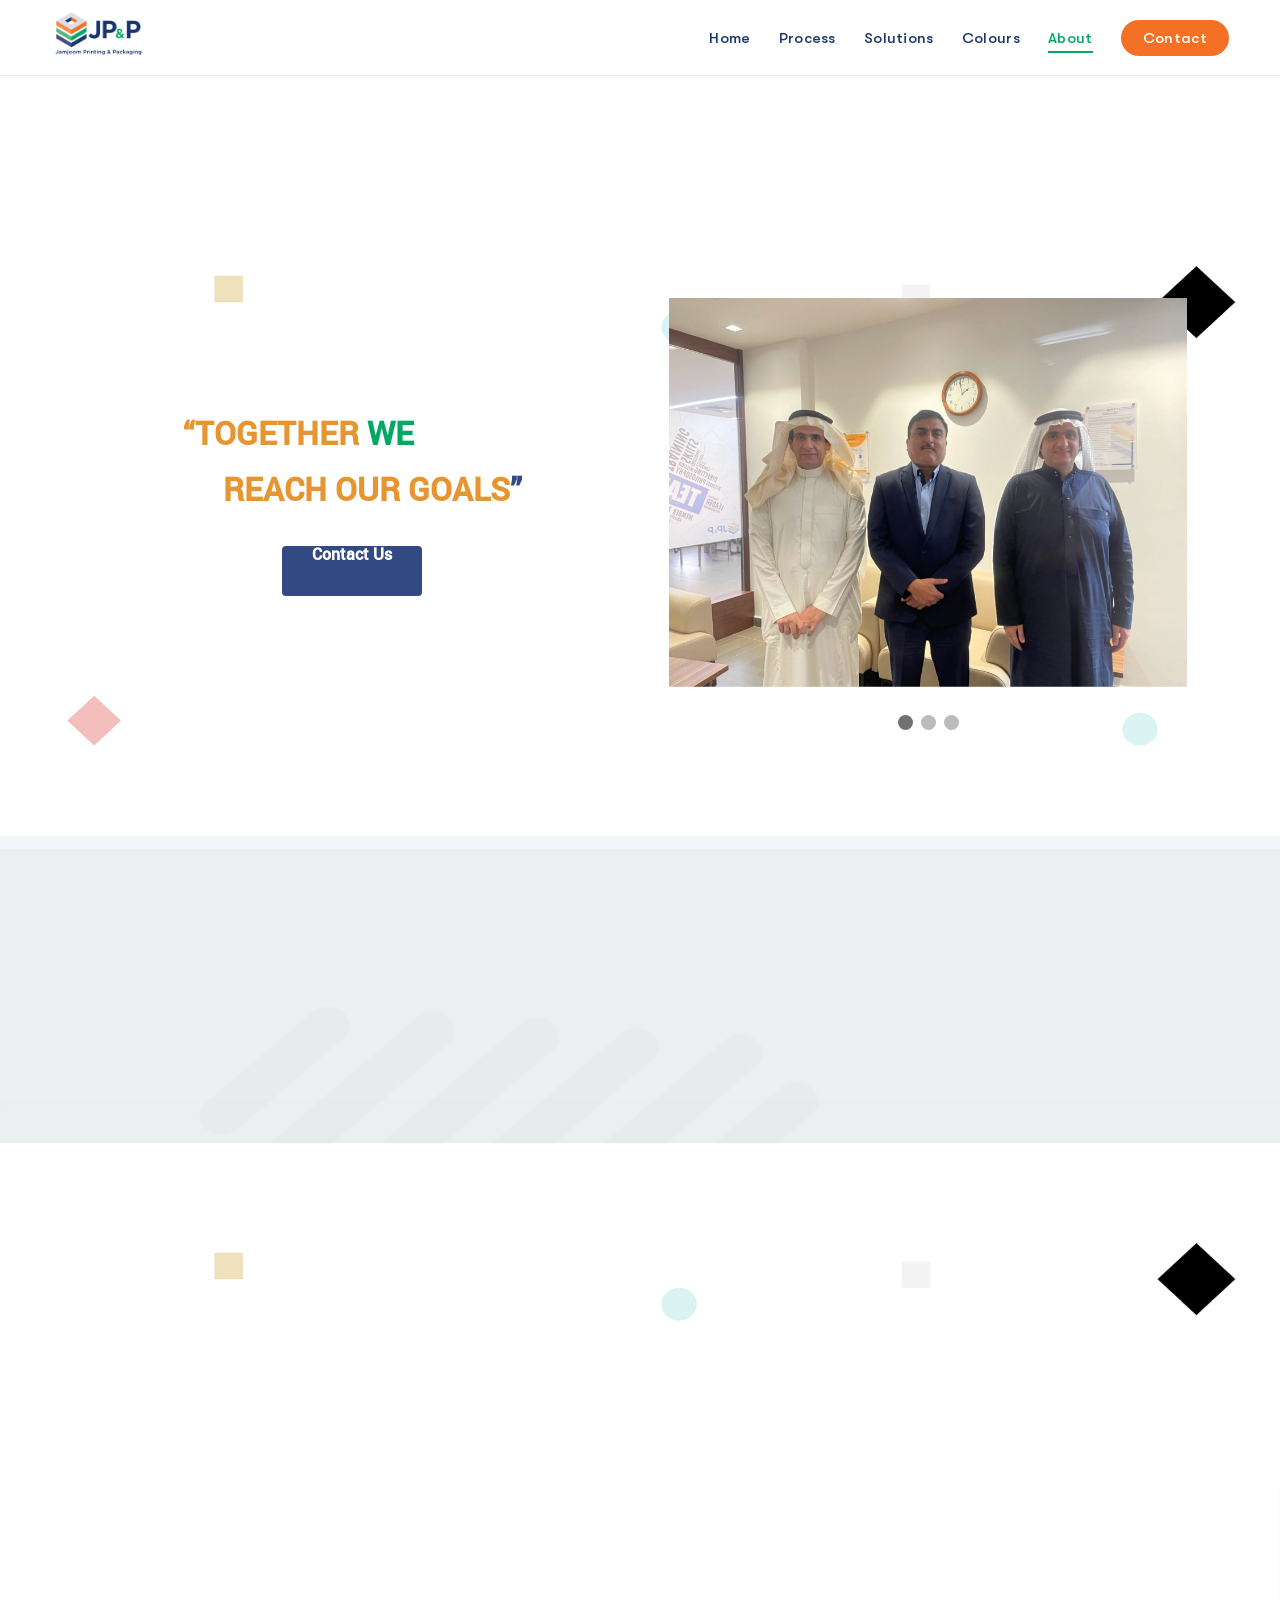
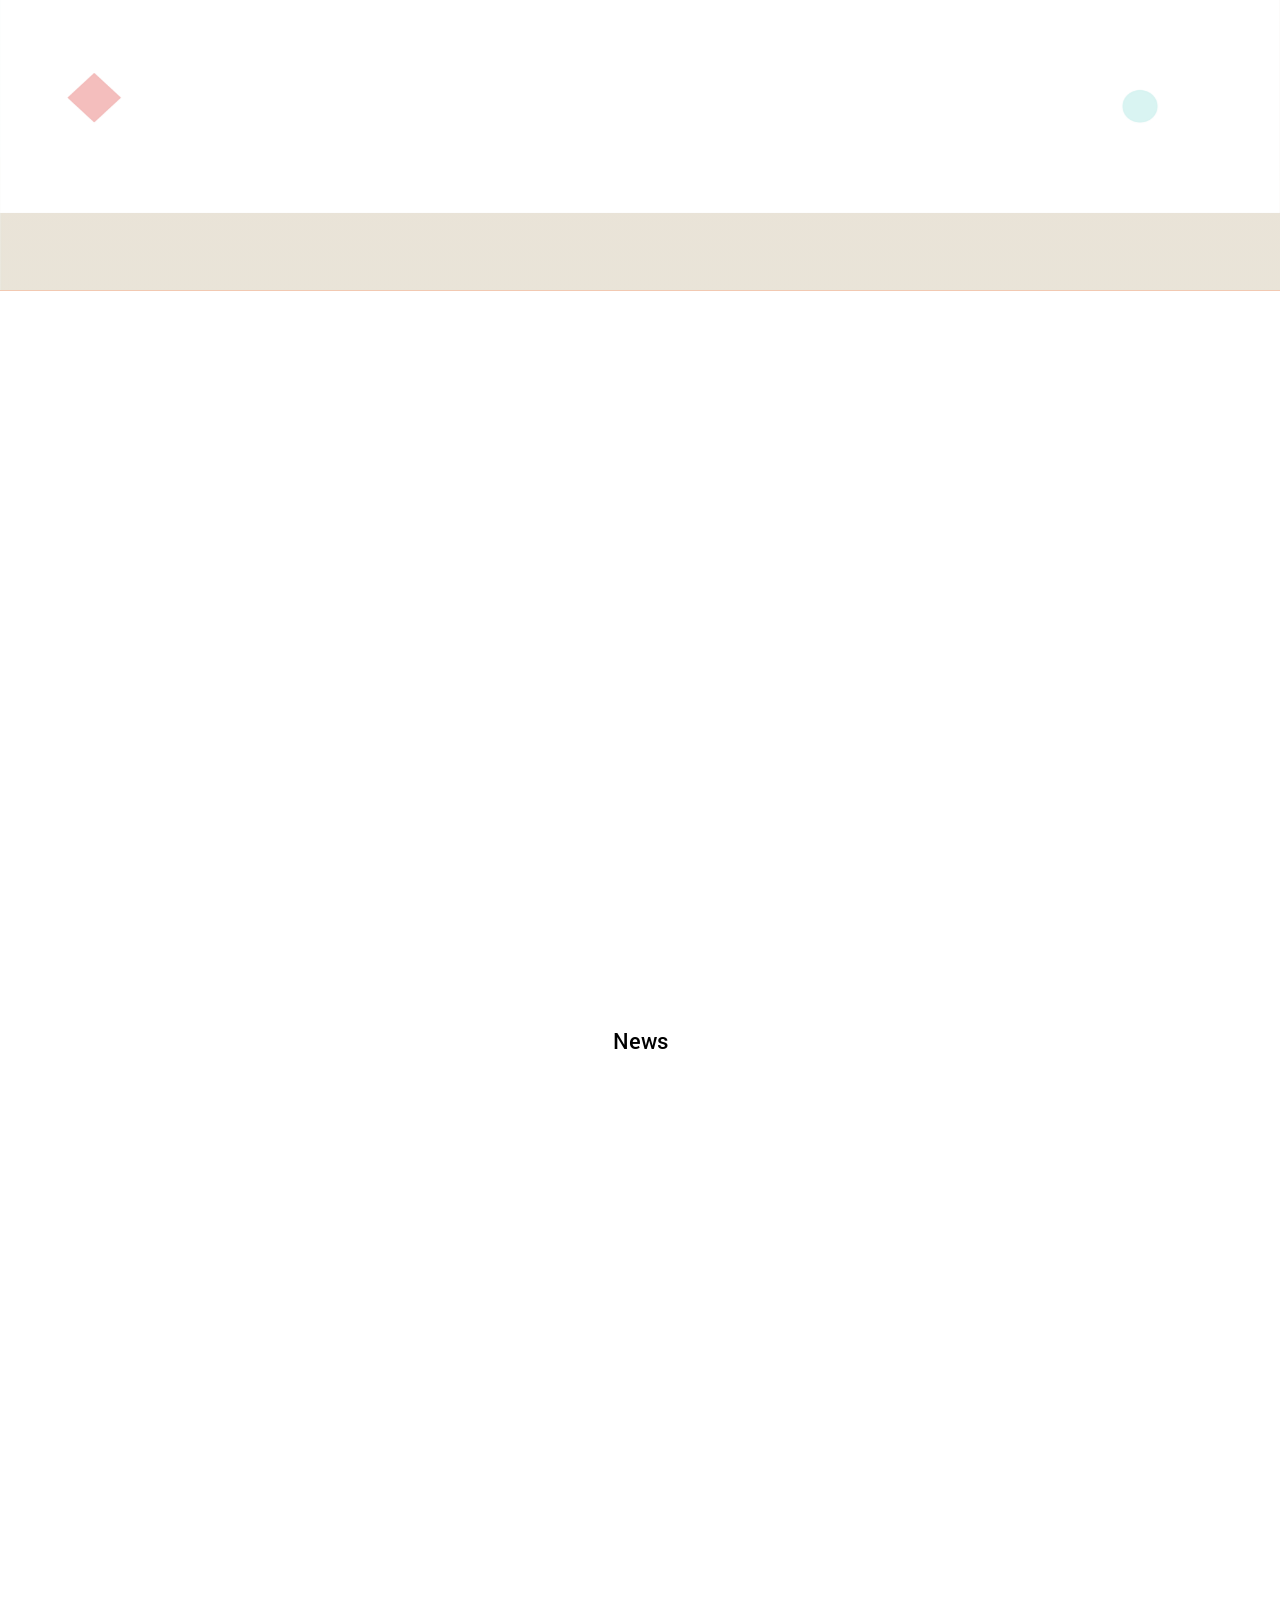
<file: about.html>
<!DOCTYPE html>
<html class="no-js desktop ">

	<head>
		<meta charset="utf-8">
		<meta http-equiv="X-UA-Compatible" content="IE=edge">
		<meta name="viewport" content="width=device-width, initial-scale=1.0, user-scalable=no">
		<meta name="description" content="">

		<link rel="shortcut icon" href="Images/favicon.ico" type="image/x-icon">
		<meta name="theme-color" content="#ffffff">

		<title> Jamjoom Printing and Packaging - JP&P </title>

		<script src="js/modernizr-custom.min.js"></script>

		<link rel="stylesheet" href="css/style.css">
	</head>

	<body class="page-id-about">
    <!-- Corporate top navigation. The template shipped only a logo and a
         hamburger, both left permanently invisible by an intro animation
         that never runs in this static export, so there was no way to
         navigate from the homepage at all. This is a plain, always-visible
         bar that needs no JavaScript to work. -->
    <header class="site-nav" id="site-nav">
      <a class="site-nav__brand" href="index.html" data-ajax="false">
        <img src="Images/Logo12.png" alt="Jamjoom Printing and Packaging">
      </a>
      <input class="site-nav__switch" id="site-nav-switch" type="checkbox" aria-hidden="true">
      <label class="site-nav__burger" for="site-nav-switch" aria-label="Open menu">
        <span></span><span></span><span></span>
      </label>
      <nav class="site-nav__links" aria-label="Main">
        <a href="index.html" data-ajax="false">Home</a>
        <a href="process.html" data-ajax="false">Process</a>
        <a href="solution.html" data-ajax="false">Solutions</a>
        <a href="color.html" data-ajax="false">Colours</a>
        <a href="about.html" aria-current="page" data-ajax="false">About</a>
        <a class="site-nav__cta" href="about.html#contact" data-ajax="false">Contact</a>
      </nav>
    </header>

		<div id="top-bar">
		</div>
		<a class="" href="index.html" id="logo" data-ajax="false">
			<img loading="lazy" decoding="async" src="Images/Logo12.png" class="Logo" id="Logo">
		</a>
		<nav class="" id="nav">

			<input id="nav-is-open" type="checkbox" value="" aria-hidden="true">

			<label id="nav-toggle" class="" for="nav-is-open">
				<span id="nav-toggle__list">
					<span class="nav-toggle__list__line"></span>
					<span class="nav-toggle__list__line"></span>
					<span class="nav-toggle__list__line"></span>
				</span>
				<span id="nav-toggle__cross">
					<span class="nav-toggle__cross__line"></span>
					<span class="nav-toggle__cross__line"></span>
				</span>
			</label>

			<div id="nav__content">
				<div id="nav__content__inner">
					<div id="nav__content__bg">
						<svg xmlns="http://www.w3.org/2000/svg" width="1440" height="900" viewBox="0 0 1440 900">
							<path fill="none" stroke="#E02D2D" stroke-width="64" stroke-miterlimit="10"
								d="M-41 715l398-398L-15-55" />
							<path fill="none" stroke="#C40E0E" stroke-width="64" stroke-miterlimit="10"
								d="M541.5 122.8L701.7-37.5" />
							<path fill="none" stroke="#D14B4B" stroke-width="64" stroke-miterlimit="10"
								d="M1007 353L813.8 159.9 513 461.9l506.9 515.9" />
							<path fill="none" stroke="#CE0D0D" stroke-width="64" stroke-miterlimit="10"
								d="M634.8 376.7l259.4 259.4" />
							<path fill="none" stroke="#ED1818" stroke-width="64" stroke-miterlimit="10"
								d="M784.6 345.1L958 516.5 1499.1-37" />
						</svg>
					</div>
					<ul class="nav__list" id="nav__main-list">

						<li class="nav__item" data-id="home">
							<a class="nav-link" href="index.html" data-ajax="false">
								<span class="nav__link__label">Home</span>
							</a>
						</li>
						<li class="nav__item" data-id="process">
							<a class="nav-link" href="process.html" data-ajax="false">
								<span class="nav__link__label"> Process </span>
							</a>
						</li>
						<li class="nav__item" data-id="solutions">
							<a class="nav-link" href="solution.html" data-ajax="false">
								<span class="nav__link__label"> Solutions </span>
							</a>
						</li>
						<!-- <li class="nav__item" data-id="projects">
						<a class="nav-link" href="technology.html" data-ajax="false">
							<span class="nav__link__label"> Technology </span>
						</a>
					</li> -->
						<li class="nav__item" data-id="colors">
							<a class="nav-link" href="color.html" data-ajax="false">
								<span class="nav__link__label"> Colors </span>
							</a>
						</li>
						<li class="nav__item" data-id="about">
							<a class="nav-link" href="about.html" data-ajax="false">
								<span class="nav__link__label"> About Us </span>
							</a>
						</li>
					</ul>


				</div>
			</div>
		</nav>


		<div id="page-container">

			<div class="new__about__container">
				<div class="na__content">
					<div class="na__wrapper">
						<div class="na__action__content">
							<div class="na__action__left">
								<div class="text">
									<span> &ldquo;TOGETHER <span class="jpp-green">WE</span> </span>
									<br />
									&nbsp;&nbsp;&nbsp;&nbsp;&nbsp;<span style="text-transform:uppercase;">Reach Our
										Goals</span>&rdquo;
								</div>

								<a class="btn__contact" href="#contact" data-ajax="false"> Contact Us </a>
							</div>
							<div class="na__action__left">
								<div class="slideshow-container">

									<div class="mySlides fade">
										<figure>
											<img loading="lazy" decoding="async" src="./Images/About/1.jpg" alt="Inside the JP&amp;P production hall">
										</figure>
									</div>

									<div class="mySlides fade">
										<figure>
											<img loading="lazy" decoding="async" src="./Images/Jamjoom-Printing-Press-03112021_170902.jpg" alt="Printing line at the JP&amp;P plant">
										</figure>
									</div>

									<div class="mySlides fade">
										<figure>
											<img loading="lazy" decoding="async" src="./Images/Jamjoom-Printing-Press-03112021_171518.jpg" alt="Finished folding cartons ready for despatch">
										</figure>
									</div>
								</div>

								<div style="text-align:center">
									<span class="dot" onclick="currentSlide(1)"></span>
									<span class="dot" onclick="currentSlide(2)"></span>
									<span class="dot" onclick="currentSlide(3)"></span>
								</div>
							</div>
						</div>

						<div class="na__text__bg">
							<div class="na__text__container reveal">
								<div class="na__text__content">
									<p>
										Tegan Al Fateh Factory Co. Ltd. (Jamjoom Printing & Packaging - <span
											class="jpp-blue">JP<span class="jpp-green">&</span>P</span> ) is a newly
										established manufacturer of Duplex Paper Board based inners folding cartons, JP<span
											class="jpp-green" style="font-size: 16px">&</span>P commenced
										our operations with-in-house Graphic Arts Design Center, AutoCAD, Offset
										Printing both UV & Conventional, Die cutting & Folding gluing machines.
										We own and operate our key machineries that are state of the art with cutting
										edge technology, This would mean we are able to provide you with the product exactly
										as per your required specification at highly competitive price.
									</p>
								</div>
							</div>

							<div class="na__action__content">
								<!-- <div class="na__action__left">
									<div class="text">
										<span> &ldquo;TOGETHER <span class="jpp-green">WE</span> </span>
										<br />
										&nbsp;&nbsp;&nbsp;&nbsp;&nbsp;<span style="text-transform:uppercase;">Reach Our
											Goals</span>&rdquo;
									</div>
	
									<a class="btn__contact" href="#contact" data-ajax="false"> Contact Us </a>
								</div> -->
								<div class="na__action__full reveal">
									<div class="slideshow-container">
	
										<div class="myCertSlides fade">
											<div class="full-slider">
												<figure>
													<img loading="lazy" decoding="async" src="./Images/Certificate/ISO_9001_2015.jpg" alt="">
												</figure>
												<div class="details">
													<div class="title"> Certified </div>
													<p> ISO 9001:2015 <br />
														QUALITY MANAGEMENT SYSTEM
													</p>
												</div>
											</div>
										</div>

										<div class="myCertSlides fade">
											<div class="full-slider">
												<figure>
													<img loading="lazy" decoding="async" src="./Images/Certificate/ISO_22000_2018.jpg" alt="">
												</figure>
												<div class="details">
													<div class="title"> Certified </div>
													<p> ISO 22000:2018 <br />
														FOOD SAFETY MANAGEMENT SYSTEM
													</p>
												</div>
											</div>
										</div>

										<div class="myCertSlides fade">
											<div class="full-slider">
												<figure>
													<img loading="lazy" decoding="async" src="./Images/Certificate/Environmental_Certificate_1.jpg" alt="">
												</figure>
												<div class="details">
													<div class="title"> Certified </div>
													<p> Environmental Certificate</p>
												</div>
											</div>
										</div>

										<div class="myCertSlides fade">
											<div class="full-slider">
												<figure>
													<img loading="lazy" decoding="async" src="./Images/Certificate/ECA_LICENSE_1.jpg" alt="">
												</figure>
												<div class="details">
													<div class="title"> Certified </div>
													<p> Economic Cities and Special Zones Authority (ECA) <br />
														Investment License
													</p>
												</div>
											</div>
										</div>

										<div class="myCertSlides fade">
											<div class="full-slider">
												<figure>
													<img loading="lazy" decoding="async" src="./Images/Certificate/ECA_LICENSE_2.jpg" alt="">
												</figure>
												<div class="details">
													<div class="title"> Certified </div>
													<p> ECA Investment License <br />
														Activities &amp; Products
													</p>
												</div>
											</div>
										</div>

										<div class="myCertSlides fade">
											<div class="full-slider">
												<figure>
													<img loading="lazy" decoding="async" src="./Images/Certificate/Factory_Operation_License.jpg" alt="">
												</figure>
												<div class="details">
													<div class="title"> Certified </div>
													<p> Factory Operation License <br />
														King Abdullah Economic City (KAEC)
													</p>
												</div>
											</div>
										</div>

										<div class="myCertSlides fade">
											<div class="full-slider">
												<figure>
													<img loading="lazy" decoding="async" src="./Images/Certificate/Warehouse_Operation_Permit.jpg" alt="">
												</figure>
												<div class="details">
													<div class="title"> Certified </div>
													<p> Warehouse Operation Permit <br />
														King Abdullah Economic City (KAEC)
													</p>
												</div>
											</div>
										</div>

										<div class="myCertSlides fade">
											<div class="full-slider">
												<figure>
													<img loading="lazy" decoding="async" src="./Images/Certificate/JP&P_CR_01.jpg" alt="">
												</figure>
												<div class="details">
													<div class="title"> Certified </div>
													<p> JP&P Company Registration Certificate (CR)</p>
												</div>
											</div>
										</div>

									</div>
	
									<div style="text-align:center">
										<span class="cert_dot" onclick="currentCertSlide(1)"></span>
										<span class="cert_dot" onclick="currentCertSlide(2)"></span>
										<span class="cert_dot" onclick="currentCertSlide(3)"></span>
										<span class="cert_dot" onclick="currentCertSlide(4)"></span>
										<span class="cert_dot" onclick="currentCertSlide(5)"></span>
										<span class="cert_dot" onclick="currentCertSlide(6)"></span>
										<span class="cert_dot" onclick="currentCertSlide(7)"></span>
										<span class="cert_dot" onclick="currentCertSlide(8)"></span>
									</div>
								</div>
							</div>
							<!-- <div class="certificate__container reveal">
								<div class="certi__content">
									<figure>
										<img loading="lazy" decoding="async" src="./Images/About/certificate.jpg" alt="" />
									</figure>
									<div class="details">
										<div class="title"> Certified </div>
										<p> ISO 9001:2015 <br />
											QUALITY MANAGEMENT SYSTEM
										</p>
									</div>
								</div>
							</div> -->
						</div>


						<div class="iframe__container reveal">
							<div class="iframe__content">
								<div class="iframe__wrapper">
									<div data-tf-widget="OZBOuThn"
										data-tf-iframe-props="title=Jamjoom Printing & Packaging - JP&P"
										data-tf-medium="snippet" style="width:100%;height:600px;"></div>
								</div>
							</div>
						</div>

						<div class="photo-gallery">
							<div class="photo-title">
								<span>News</span>
							</div>
							<div class="powr-photo-gallery" id="be8ec479_1654520186"></div>
							<script src="https://www.powr.io/powr.js?platform=html"></script>
						</div>

						<div class="address__container reveal" id="contact">
							<div class="add__content">
								<div class="add__wrapper">
									<div class="add__items">
										<div class="map__content">
											<iframe width="100%" height="100%" frameborder="0" scrolling="no"
												marginheight="0" marginwidth="0"
												src="https://www.google.com/maps/embed?pb=!1m18!1m12!1m3!1d3685.963257169151!2d39.10904109999999!3d22.505561699999998!2m3!1f0!2f0!3f0!3m2!1i1024!2i768!4f13.1!3m3!1m2!1s0x15c0e5c9f0a899eb%3A0x7d14438ac3fe454f!2sJamjoom%20Printing%20%26%20Packaging!5e0!3m2!1sen!2sin!4v1654199530214!5m2!1sen!2sin"></iframe>
										</div>
									</div>
									<div class="add__items details">
										<h5> Address Details </h5>
										<p>
											Building 7100 Unit 05 Industrial Area Phase 01
											King Abdullah Economic City (KAEC), Zip Code 23989,
											3593, Kingdom of Saudi Arabia.
										</p>
									</div>
								</div>
							</div>
						</div>

						<footer id="footer" class="reveal">
							<div id="footer__inner">
								<div id="footer__logo">
									<img loading="lazy" decoding="async" src="Images/Logo12.png" alt="" className="footer-logo">
								</div>

								<ul id="footer__pages">

									<li class="footer__page" id="footer__page--home">
										<a class="footer__page__title" href="index.html" data-ajax="false">Home</a>
									</li>
									<li class="footer__page" id="footer__page--solutions">
										<a class="footer__page__title" href="solution.html" data-ajax="false">solutions</a>

									</li>
									<li class="footer__page" id="footer__page--process">
										<a class="footer__page__title" href="process.html" data-ajax="false">Process</a>
									</li>
									<!-- <li class="footer__page" id="footer__page--projects">
										<a class="footer__page__title" href="technology.html" data-ajax="false">Projects</a>
									</li> -->
									<li class="footer__page" id="footer__page--about">
										<a class="footer__page__title" href="about.html" data-ajax="false">About us</a>
									</li>
									<li class="footer__page" id="footer__page--contact">
										<a class="footer__page__title" href="about.html#contact" data-ajax="false">Contact</a>
									</li>
								</ul>
							</div>
						</footer>

					</div>
				</div>
			</div>

			<section class="page" id="about-page" data-title="About us - Jamjoom Printing & Packaging">
				<header id="about__header" class="reveal">
					<img id="about__header__img" src="Images/Jamjoom-Printing-Press-Office.jpg" alt="The Jamjoom Printing &amp; Packaging plant at King Abdullah Economic City" />
				</header>


				<div id="about__anim-in-shape-1"></div>
				<div id="about__anim-in-shape-2"></div>
			</section>
			<section class="page" id="main-loading-page">
				<!-- <div id="main-loading__overlay"></div> -->
				<div id="main-loading__outer">
					<div id="main-loading__inner">
						<div id="main-loading__lines">
							<svg xmlns="http://www.w3.org/2000/svg" width="1440" height="1000" viewBox="0 0 40 00">
								<path fill="none" stroke="#F9F9F9" stroke-width="" stroke-miterlimit="" />

								<path fill="none" stroke="#F9F9F9" stroke-width="" stroke-miterlimit=""
									d="M1549.7 745.8l-447.3-447.3" />
								<path fill="none" stroke="#F9F9F9" stroke-width="50" stroke-miterlimit=""
									d="M676.2 261.2l663.5-663.6" />
								<path fill="none" stroke="#F9F9F9" stroke-width="" stroke-miterlimit=""
									d="M582.2 167.2l-621-621" />
								<path fill="none" stroke="#F9F9F9" stroke-width="" stroke-miterlimit=""
									d="M293.2-136l-924.1 924.2" />

								<path fill="none" stroke="#F9F9F9" stroke-width="" stroke-miterlimit=""
									d="M220.6 649.7l-753.4-753.3" />

								<path fill="none" stroke="#F9F9F9" stroke-width="" stroke-miterlimit=""
									d="M329.6 424.2L-92 845.8" />
								<path fill="none" stroke="#F9F9F9" stroke-width="" stroke-miterlimit=""
									d="M-494.2 1712.7l924.5-924.5" />
								<path fill="none" stroke="#F9F9F9" stroke-width="" stroke-miterlimit=""
									d="M1077.4 1121.7L675.9 720.2" />
							</svg>
						</div>
						<!-- ProLoading Content Start -->
						<img loading="lazy" decoding="async" src="Images/Logo.png" class="Logo_Loading" />
						<div class="anim-line line-left"></div>
						<div class="anim-line line-right"></div>
					</div>
				</div>
			</section>
			<div data-tf-popover="EvigCCCZ" data-tf-custom- icon="https://images.typeform.com/images/d6qHZSzLZm8S"
				data-tf-button- color="#F58C4B" data-tf-tooltip="Hi Let&#39;s get in touch&nbsp;&nbsp;" data-tf-
				open="time" data-tf-open-value="10000" data-tf-chat data-tf-medium="snippet" style="all:unset;"></div>
		</div>


		<script src="//embed.typeform.com/next/embed.js"></script>
		<script>
			function reveal() {
				var reveals = document.querySelectorAll(".reveal");

				for (var i = 0; i < reveals.length; i++) {
					var windowHeight = window.innerHeight;
					var elementTop = reveals[i].getBoundingClientRect().top;
					var elementVisible = 150;

					if (elementTop < windowHeight - elementVisible) {
						reveals[i].classList.add("active");
					} else {
						reveals[i].classList.remove("active");
					}
				}
			}

			window.addEventListener("scroll", reveal);

		</script>

		<script>
			var slideIndex = 1;
			var certIndex = 1;
			showSlides(slideIndex);
			showCertSlides(certIndex);

			function plusSlides(n) {
				showSlides(slideIndex += n);
			}

			function currentSlide(n) {
				showSlides(slideIndex = n);
			}

			function currentCertSlide(n) {
				showCertSlides(certIndex = n);
			}

			function showSlides(n) {
				var i;
				var slides = document.getElementsByClassName("mySlides");
				var dots = document.getElementsByClassName("dot");
				if (n > slides.length) {
					slideIndex = 1
				}
				if (n < 1) {
					slideIndex = slides.length
				}
				for (i = 0; i < slides.length; i++) {
					slides[i].style.display = "none";
				}
				for (i = 0; i < dots.length; i++) {
					dots[i].className = dots[i].className.replace(" active-slide", "");
				}
				slides[slideIndex - 1].style.display = "block";
				dots[slideIndex - 1].className += " active-slide";
			}

			function showCertSlides(n) {
				var i;
				var slides = document.getElementsByClassName("myCertSlides");
				var dots = document.getElementsByClassName("cert_dot");
				if (n > slides.length) {
					certIndex = 1
				}
				if (n < 1) {
					certIndex = slides.length
				}
				for (i = 0; i < slides.length; i++) {
					slides[i].style.display = "none";
				}
				for (i = 0; i < dots.length; i++) {
					dots[i].className = dots[i].className.replace(" active-slide", "");
				}
				slides[certIndex - 1].style.display = "block";
				dots[certIndex - 1].className += " active-slide";
			}

		</script>

		<script src="https://code.jquery.com/jquery-3.1.1.min.js"></script>
		<script>
			window.jQuery || document.write('<script src="js/Script-jquery.js"><\/script>')

		</script>
		<script type="text/javascript" src="js/reveal.js"></script>
		<script src="https://embed.typeform.com/next/embed.js"></script>

	</body>

</html>
</file>
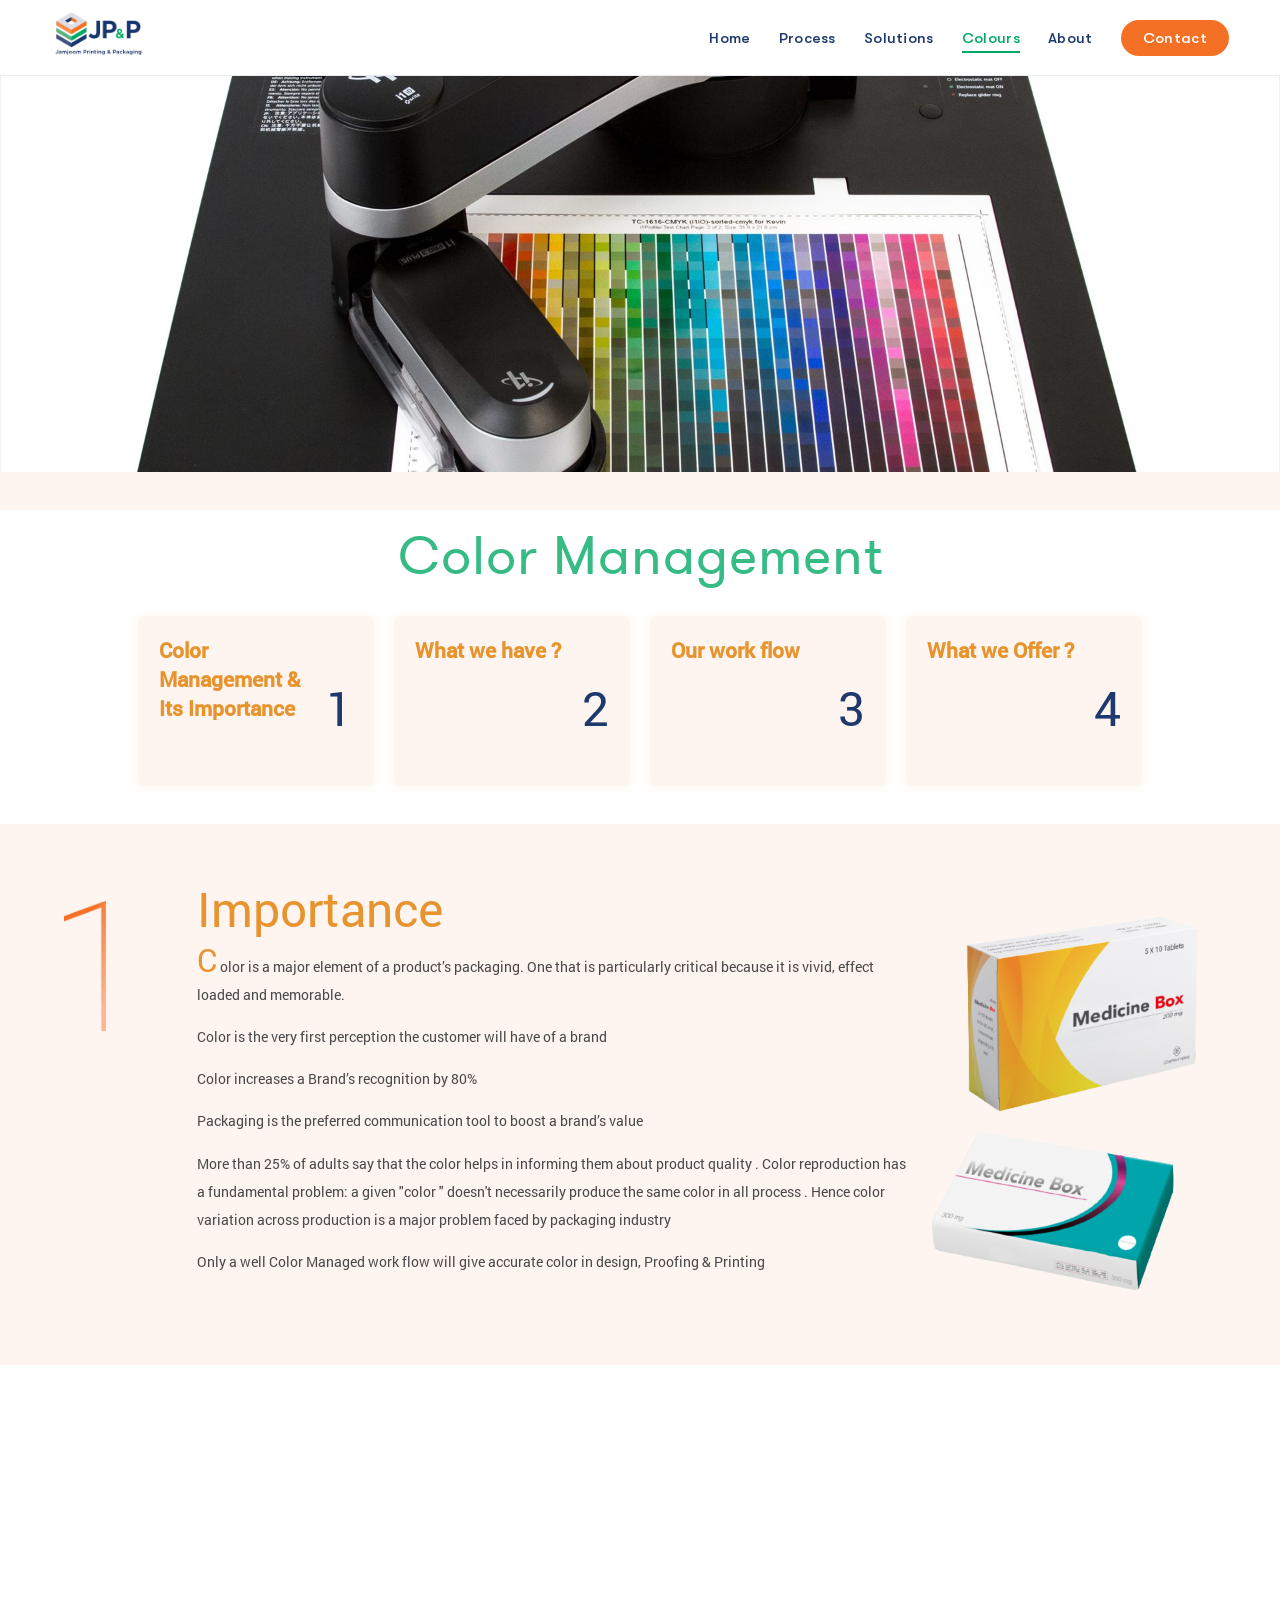
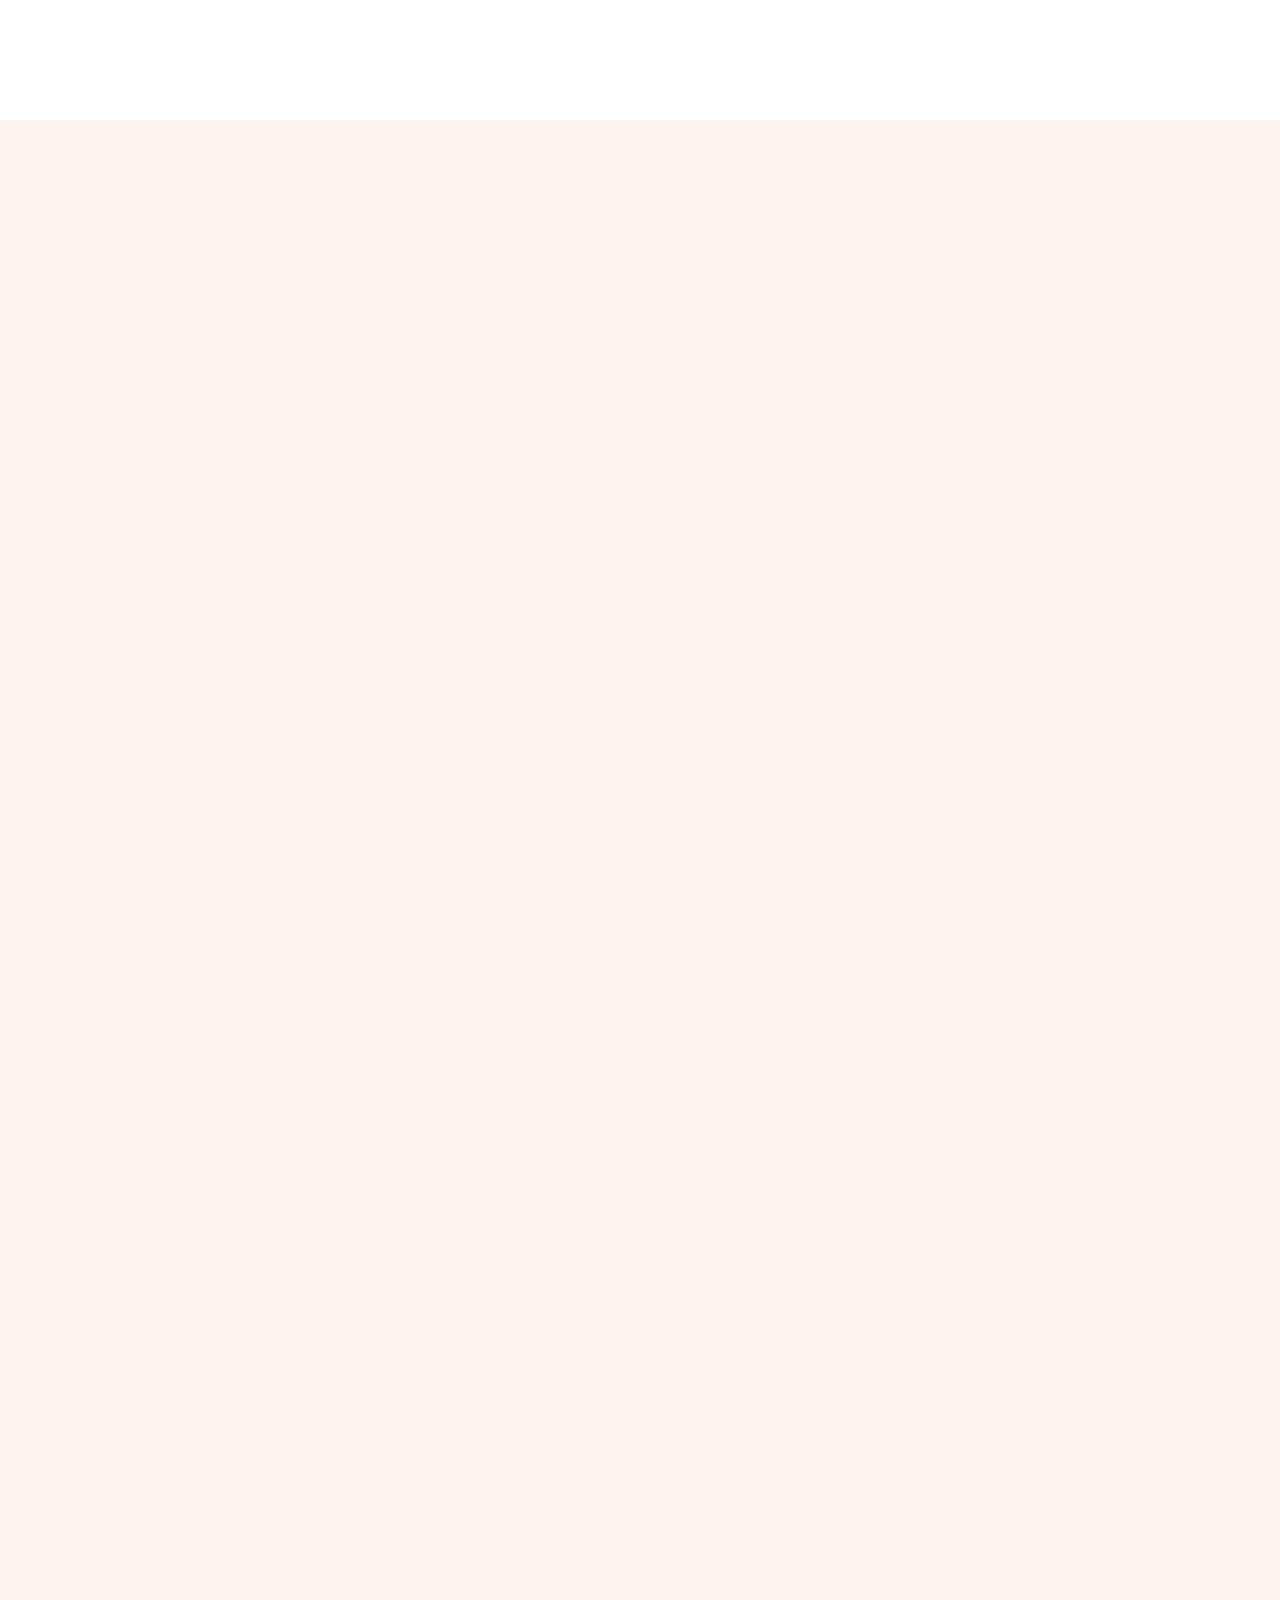
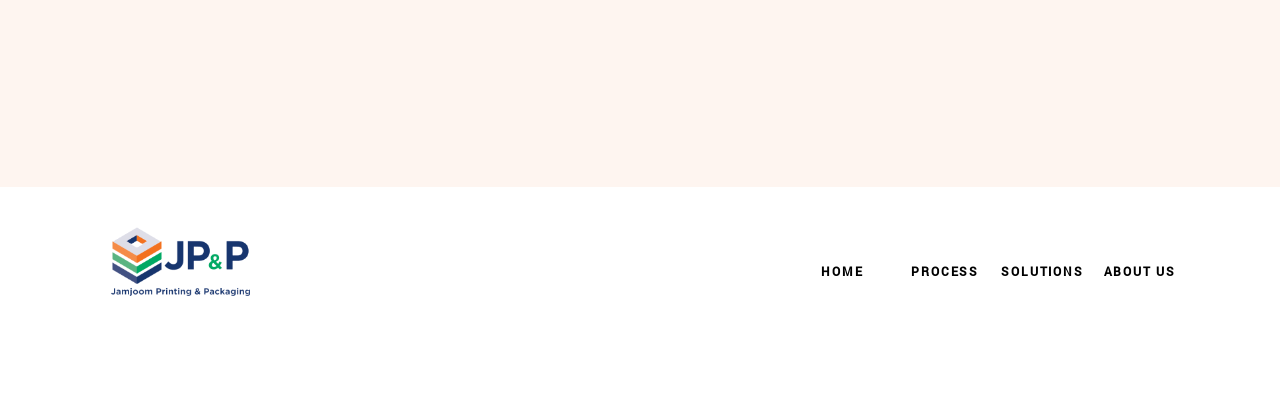
<file: color.html>
<!DOCTYPE html>
<html class="no-js desktop">

    <head>

        <meta charset="utf-8">
        <meta http-equiv="X-UA-Compatible" content="IE=edge">
        <meta name="viewport" content="width=device-width, initial-scale=1.0, user-scalable=no">
        <meta name="description" content="">

        <link rel="shortcut icon" href="Images/favicon.ico" type="image/x-icon">
        <meta name="theme-color" content="#ffffff">
        <title> Jamjoom Printing and Packaging - JP&P </title>
        <link rel="stylesheet" type="text/css" href="css/style.css">
        <script>
            ! function (e, n, t) {
                function o(e, n) {
                    return typeof e === n
                }

                function s() {
                    return "function" != typeof n.createElement ? n.createElement(arguments[0]) : u ? n.createElementNS
                        .call(n, "http://www.w3.org/2000/svg", arguments[0]) : n.createElement.apply(n, arguments)
                }

                function i() {
                    var e = n.body;
                    return e || (e = s(u ? "svg" : "body"), e.fake = !0), e
                }

                function a(e, t, o, a) {
                    var r, f, l, d, u = "modernizr",
                        p = s("div"),
                        h = i();
                    if (parseInt(o, 10))
                        for (; o--;) l = s("div"), l.id = a ? a[o] : u + (o + 1), p.appendChild(l);
                    return r = s("style"), r.type = "text/css", r.id = "s" + u, (h.fake ? h : p).appendChild(r), h
                        .appendChild(p), r.styleSheet ? r.styleSheet.cssText = e : r.appendChild(n.createTextNode(e)), p
                        .id = u, h.fake && (h.style.background = "", h.style.overflow = "hidden", d = c.style.overflow,
                            c.style.overflow = "hidden", c.appendChild(h)), f = t(p, e), h.fake ? (h.parentNode
                            .removeChild(h), c.style.overflow = d, c.offsetHeight) : p.parentNode.removeChild(p), !!f
                }
                var r = [],
                    f = {
                        _version: "3.6.0",
                        _config: {
                            classPrefix: "",
                            enableClasses: !0,
                            enableJSClass: !0,
                            usePrefixes: !0
                        },
                        _q: [],
                        on: function (e, n) {
                            var t = this;
                            setTimeout(function () {
                                n(t[e])
                            }, 0)
                        },
                        addTest: function (e, n, t) {
                            r.push({
                                name: e,
                                fn: n,
                                options: t
                            })
                        },
                        addAsyncTest: function (e) {
                            r.push({
                                name: null,
                                fn: e
                            })
                        }
                    },
                    l = function () {};
                l.prototype = f, l = new l;
                var d = [],
                    c = n.documentElement,
                    u = "svg" === c.nodeName.toLowerCase();
                l.addTest("history", function () {
                    var n = navigator.userAgent;
                    return (-1 === n.indexOf("Android 2.") && -1 === n.indexOf("Android 4.0") || -1 === n
                        .indexOf("Mobile Safari") || -1 !== n.indexOf("Chrome") || -1 !== n.indexOf(
                            "Windows Phone") || "file:" === location.protocol) && (e.history &&
                        "pushState" in e.history)
                });
                var p = function () {
                    function e(e, n) {
                        var i;
                        return !!e && (n && "string" != typeof n || (n = s(n || "div")), e = "on" + e, i = e in n, !
                            i && o && (n.setAttribute || (n = s("div")), n.setAttribute(e, ""), i =
                                "function" == typeof n[e], n[e] !== t && (n[e] = t), n.removeAttribute(e)), i)
                    }
                    var o = !("onblur" in n.documentElement);
                    return e
                }();
                f.hasEvent = p, l.addTest("inputsearchevent", p("search"));
                var h = f._config.usePrefixes ? " -webkit- -moz- -o- -ms- ".split(" ") : ["", ""];
                f._prefixes = h;
                var v = f.testStyles = a;
                l.addTest("touchevents", function () {
                        var t;
                        if ("ontouchstart" in e || e.DocumentTouch && n instanceof DocumentTouch) t = !0;
                        else {
                            var o = ["@media (", h.join("touch-enabled),("), "heartz", ")",
                                "{#modernizr{top:9px;position:absolute}}"
                            ].join("");
                            v(o, function (e) {
                                t = 9 === e.offsetTop
                            })
                        }
                        return t
                    }),
                    function () {
                        var e, n, t, s, i, a, f;
                        for (var c in r)
                            if (r.hasOwnProperty(c)) {
                                if (e = [], n = r[c], n.name && (e.push(n.name.toLowerCase()), n.options && n.options
                                        .aliases && n.options.aliases.length))
                                    for (t = 0; t < n.options.aliases.length; t++) e.push(n.options.aliases[t]
                                        .toLowerCase());
                                for (s = o(n.fn, "function") ? n.fn() : n.fn, i = 0; i < e.length; i++) a = e[i], f = a
                                    .split("."), 1 === f.length ? l[f[0]] = s : (!l[f[0]] || l[f[
                                            0]] instanceof Boolean || (l[f[0]] = new Boolean(l[f[0]])), l[f[0]][f[1]] =
                                        s),
                                    d.push((s ? "" : "no-") + f.join("-"))
                            }
                    }(),
                    function (e) {
                        var n = c.className,
                            t = l._config.classPrefix || "";
                        if (u && (n = n.baseVal), l._config.enableJSClass) {
                            var o = new RegExp("(^|\\s)" + t + "no-js(\\s|$)");
                            n = n.replace(o, "$1" + t + "js$2")
                        }
                        l._config.enableClasses && (n += " " + t + e.join(" " + t), u ? c.className.baseVal = n : c
                            .className = n)
                    }(d), delete f.addTest, delete f.addAsyncTest;
                for (var m = 0; m < l._q.length; m++) l._q[m]();
                e.Modernizr = l
            }(window, document);

        </script>
    </head>

    <body>
    <!-- Corporate top navigation. The template shipped only a logo and a
         hamburger, both left permanently invisible by an intro animation
         that never runs in this static export, so there was no way to
         navigate from the homepage at all. This is a plain, always-visible
         bar that needs no JavaScript to work. -->
    <header class="site-nav" id="site-nav">
      <a class="site-nav__brand" href="index.html" data-ajax="false">
        <img src="Images/Logo12.png" alt="Jamjoom Printing and Packaging">
      </a>
      <input class="site-nav__switch" id="site-nav-switch" type="checkbox" aria-hidden="true">
      <label class="site-nav__burger" for="site-nav-switch" aria-label="Open menu">
        <span></span><span></span><span></span>
      </label>
      <nav class="site-nav__links" aria-label="Main">
        <a href="index.html" data-ajax="false">Home</a>
        <a href="process.html" data-ajax="false">Process</a>
        <a href="solution.html" data-ajax="false">Solutions</a>
        <a href="color.html" aria-current="page" data-ajax="false">Colours</a>
        <a href="about.html" data-ajax="false">About</a>
        <a class="site-nav__cta" href="about.html#contact" data-ajax="false">Contact</a>
      </nav>
    </header>

        <div id="top-bar">
        </div>
        <a class="" href="index.html" id="logo" data-ajax="false">
            <img loading="lazy" decoding="async" src="Images/Logo12.png" class="Logo" id="Logo">
        </a>

        <nav class="" id="nav">
            <input id="nav-is-open" type="checkbox" value="" aria-hidden="true">
            <label id="nav-toggle" class="" for="nav-is-open">
                <span id="nav-toggle__list">
                    <span class="nav-toggle__list__line line__color"></span>
                    <span class="nav-toggle__list__line line__color"></span>
                    <span class="nav-toggle__list__line line__color"></span>
                </span>
                <span id="nav-toggle__cross">
                    <span class="nav-toggle__cross__line"></span>
                    <span class="nav-toggle__cross__line"></span>
                </span>
            </label>

            <div id="nav__content">
                <div id="nav__content__inner">
                    <div id="nav__content__bg">
                        <svg xmlns="http://www.w3.org/2000/svg" width="1440" height="900" viewBox="0 0 1440 900">
                            <path fill="none" stroke="#E02D2D" stroke-width="64" stroke-miterlimit="10"
                                d="M-41 715l398-398L-15-55" />
                            <path fill="none" stroke="#C40E0E" stroke-width="64" stroke-miterlimit="10"
                                d="M541.5 122.8L701.7-37.5" />
                            <path fill="none" stroke="#D14B4B" stroke-width="64" stroke-miterlimit="10"
                                d="M1007 353L813.8 159.9 513 461.9l506.9 515.9" />
                            <path fill="none" stroke="#CE0D0D" stroke-width="64" stroke-miterlimit="10"
                                d="M634.8 376.7l259.4 259.4" />
                            <path fill="none" stroke="#ED1818" stroke-width="64" stroke-miterlimit="10"
                                d="M784.6 345.1L958 516.5 1499.1-37" />
                        </svg>
                    </div>

                    <ul class="nav__list" id="nav__main-list">
                        <li class="nav__item" data-id="home">
                            <a class="nav-link" href="index.html" data-ajax="false">
                                <span class="nav__link__label">Home</span>
                            </a>
                        </li>
                        <li class="nav__item">
                            <a class="nav-link" href="process.html" data-ajax="false">
                                <span class="nav__link__label"> Process </span>
                            </a>
                        </li>
                        <li class="nav__item" data-id="solutions">
                            <a class="nav-link" href="solution.html" data-ajax="false">
                                <span class="nav__link__label"> Solutions </span>
                            </a>
                        </li>
                        <!-- <li class="nav__item">
                        <a class="nav-link" href="technology.html" data-ajax="false">
                            <span class="nav__link__label"> Technology </span>
                        </a>
                    </li> -->
                        <li class="nav__item" data-id="colors">
                            <a class="nav-link" href="color.html" data-ajax="false">
                                <span class="nav__link__label"> Colors </span>
                            </a>
                        </li>
                        <li class="nav__item">
                            <a class="nav-link" href="about.html" data-ajax="false">
                                <span class="nav__link__label"> About Us </span>
                            </a>
                        </li>
                    </ul>
                </div>
            </div>
        </nav>

        <section class="page page__color" id="colors" data-title="ColorManagement - JamJoom">
            <div id="solutions__header__img-wrapper">
                <img id="solutions__header__img" src="Images/Color/Board_Color_Calibration_i1io_Automated.jpeg" alt="Automated board colour calibration on the i1iO spectrophotometer" />
            </div>
        </section>



        <div id="page-container">
            <div class="color__container ">
                <div class="color__content">
                    <div class="color__wrapper">

                        <!-- Header Card Content Start  -->
                        <div class="color__content__header">
                            <div class="title"> Color Management </div>

                            <div class="color__content__lists w3-animate-top">
                                <a href="#importance" class="color__card__items">
                                    <div class="text"> Color Management & Its Importance </div>
                                    <div class="number"> 1 </div>
                                </a>

                                <a href="#whatwehave" class="color__card__items">
                                    <div class="text"> What we have ? </div>
                                    <div class="number"> 2 </div>
                                </a>

                                <a href="#workflow" class="color__card__items">
                                    <div class="text"> Our work flow </div>
                                    <div class="number"> 3 </div>
                                </a>

                                <a href="#offers" class="color__card__items">
                                    <div class="text"> What we Offer ? </div>
                                    <div class="number"> 4 </div>
                                </a>
                            </div>
                        </div>
                        <!-- Header Card Content Start  -->

                        <div class="color__action__container">
                            <div class="ac__content">

                                <div class="ac__wrapper">
                                    <div class="ac__lists">

                                        <!-- First Start -->
                                        <div class="ac__items__content" id="importance">
                                            <div class="ac__number__content">
                                                <img loading="lazy" decoding="async" src="./Images/Color/1.png" alt="" />
                                            </div>
                                            <div class="ac__items__left">
                                                <div class="head"> Importance </div>
                                                <p>
                                                    <span>C</span> olor is a major element of a product’s packaging.
                                                    One that
                                                    is
                                                    particularly
                                                    critical because it is vivid, effect loaded and memorable.
                                                </p>
                                                <p>
                                                    Color is the very first perception the customer will have of a
                                                    brand
                                                </p>
                                                <p>
                                                    Color increases a Brand’s recognition by 80%
                                                </p>
                                                <p>
                                                    Packaging is the preferred communication tool to boost a brand’s
                                                    value
                                                </p>
                                                <p>
                                                    More than 25% of adults say that the color helps in informing
                                                    them about
                                                    product quality .
                                                    Color reproduction has a fundamental problem: a given "color "
                                                    doesn't
                                                    necessarily produce the same color in all process . Hence color
                                                    variation
                                                    across production is a major problem faced by packaging industry
                                                </p>
                                                <p>
                                                    Only a well Color Managed work flow will give accurate color in
                                                    design,
                                                    Proofing & Printing
                                                </p>
                                            </div>
                                            <div class="ac__items__right w3-animate-right">
                                                <img loading="lazy" decoding="async" src="./Images/Color/1.1.png" alt=""
                                                    class="item1__img w3-animate-zoom" />
                                            </div>
                                        </div>

                                        <!-- First End -->

                                        <!-- Second Start -->
                                        <div class="ac__items2__container">
                                            <div class="ac__items__content reveal" id="whatwehave">
                                                <div class="ac__number__content ac__number2__items">
                                                    <img loading="lazy" decoding="async" src="./Images/Color/2.png" alt="" />
                                                </div>
                                                <div class="ac__items__left">
                                                    <div class="head"> What we have </div>
                                                    <p>
                                                        <span class="jpp-blue">JP<span
                                                                class="jpp-green">&</span>P</span> we
                                                        standardized our Pre-press, Proof and
                                                        Printing
                                                        processes as per the International Print Standards Of ISO
                                                        12647-2
                                                        for
                                                        Offset
                                                        Packaging
                                                        JP&P invested in state of the art color management modules (CMM)
                                                        from
                                                        GMG
                                                        Color, Germany & X-Rite/Pantone, USA
                                                    </p>
                                                    <p>
                                                        <span class="jpp-blue">JP<span
                                                                class="jpp-green">&</span>P</span> trained QA, prepress
                                                        & printing departments to continuously
                                                        monitor
                                                        the
                                                        quality with SOP’s and quality checks
                                                    </p>
                                                    <p>
                                                        <span class="jpp-blue">JP<span
                                                                class="jpp-green">&</span>P</span> equipped all
                                                        processes with the best software and Hardware
                                                        technologies
                                                        available to meet current and future exacting quality demands
                                                    </p>
                                                </div>
                                                <div class="ac__items__right">
                                                    <img loading="lazy" decoding="async" src="./Images/Color/2.png" alt="" class="item2__img" />
                                                </div>
                                            </div>
                                            <div class="ac__item2__content reveal">
                                                <div class="ac__item2__wrapper">
                                                    <div class="title"> <span class="jpp-blue"
                                                            style="font-size: 2rem;">JP<span class="jpp-green"
                                                                style="font-size: 1.5rem;">&</span>P</span>
                                                        &nbsp;Color Management
                                                        <br />Ecosystem </div>
                                                    <div class="ac__item2__lists reveal">
                                                        <div class="left">
                                                            <div style="width: 300px;">
                                                                <div class="text text-align-left">
                                                                    Epson InkJet Proofer with GMG Color
                                                                    Management
                                                                    Software</div>
                                                            </div>
                                                            <img loading="lazy" decoding="async" src="./Images/Color/2.1.png" alt="" />
                                                        </div>
                                                        <div class="left align__items">
                                                            <img loading="lazy" decoding="async" src="./Images/Color/2.2.png" alt=""
                                                                class="second__img" />
                                                        </div>
                                                        <div class="left">
                                                            <div style="width: 300px;">
                                                                <div class="text text-align-right"> Rutherford Xrite
                                                                    Automated
                                                                    Color
                                                                    Measurement and
                                                                    color correction system
                                                                    (CIP3 Closed Loop) on Roland Press </div>
                                                            </div>
                                                            <img loading="lazy" decoding="async" src="./Images/Color/2.3.png" alt="" />
                                                        </div>
                                                    </div>
                                                </div>
                                                <div class="ac__item3-4__content reveal">
                                                    <div class="ac__item3-4__lists">
                                                        <div class="text text-align-center"> Xrite Ink Formulation
                                                            System
                                                            with
                                                            <br /> IGT Proofer
                                                        </div>
                                                        <img loading="lazy" decoding="async" src="./Images/Color/2.4.png" alt="" />
                                                    </div>
                                                </div>
                                            </div>
                                            <div class="ac__item2__content reveal">
                                                <div class="ac__item2__wrapper">
                                                    <div class="title"> <span class="jpp-blue"
                                                            style="font-size: 2rem;">JP<span class="jpp-green"
                                                                style="font-size: 1.5rem;">&</span>P</span>
                                                        &nbsp;Board Profiler</div>
                                                    <div class="ac__item2__lists reveal">
                                                        <p>
                                                            <span class="jpp-blue">JP<span
                                                                    class="jpp-green">&</span>P</span> Color affects every workflow. When you need to produce consistent, repeatable color, we must be keen in the process standardization and color management. Varying printing conditions and substrates & countless parameters provide diverse challenges. Safe processes are therefore as essential for the graphic arts industry as a consistent appearance for any successful brand or product.
                                                        </p>
                                                    </div>
                                                    <div class="ac__item2__lists reveal">
                                                        <p>
                                                            <span class="jpp-blue">JP<span
                                                                    class="jpp-green">&</span>P</span> we do process standardization and calibrate our display monitors, proofing printer & Offset printing Press to ISO 39 standards. we cross check this in regular intervals and do corrective actions accordingly. Also, we create Board profiles with Automated X-rite i1io pro3 Spectrophotometer to match the color according to board color changes – every six months we do the Press standardization and Board profiling based on the available boards with us so that color will be always the same whether we change board or chemicals. 
                                                        </p>
                                                    </div>
                                                    <div class="ac__item2__lists reveal">
                                                        <div class="left">
                                                            <img loading="lazy" decoding="async" src="./Images/Color/Board_Color_Calibration_i1io_Automated.jpeg" alt="" />
                                                        </div>
                                                        <div class="left">
                                                            <img loading="lazy" decoding="async" src="./Images/Color/monitor_calibration_with_i1_Pro3.jpg" alt="" />
                                                        </div>
                                                    </div>
                                                </div>
                                            </div>
                                        </div>
                                        <!-- Second End -->

                                        <!-- Third Start -->

                                        <div class="ac__items3__content reveal" id="workflow">
                                            <div class="ac__item3__wrapper">
                                                <div class="ac__item3__lists">
                                                    <div class="head"> Our Workflow </div>
                                                    <img loading="lazy" decoding="async" src="./Images/Color/3.png" alt="" class="item__3" />
                                                </div>
                                                <div class="ac__item3__lists">
                                                    <img loading="lazy" decoding="async" src="./Images/Color/3.2.jpg" alt="" />
                                                </div>
                                            </div>
                                        </div>

                                        <!-- Third End -->

                                        <!-- Fourth Start -->

                                        <div class="ac__item4__content reveal" id="offers">
                                            <div class="ac__item4__wrapper">
                                                <div class="ac__item__header">
                                                    <img loading="lazy" decoding="async" src="./Images/Color/4_2.jpeg" alt="" />
                                                    <div class="text">
                                                        <div class="title"> What we offer ?</div>
                                                        <img loading="lazy" decoding="async" src="./Images/Color/4.png" alt="" />
                                                    </div>
                                                </div>

                                                <div class="ac__item4__list reveal">
                                                    <p>
                                                        <span class="jpp-blue">JP<span
                                                                class="jpp-green">&</span>P</span> Standardized
                                                        Pre-press, Digital Hard Proof, CTP and Press
                                                        as
                                                        per
                                                        ISO
                                                        12647-2 workflow which can print ISO 39 , Gracol or Customized
                                                        Standards.
                                                    </p>
                                                    <p>
                                                        <span class="jpp-blue">JP<span
                                                                class="jpp-green">&</span>P</span> bring consistent
                                                        print results across print runs with
                                                        X-Rite/Pantone
                                                        Intellitrax Scanning System and confirm prints are run as per
                                                        ISO 39
                                                        or
                                                        Gracol Standards.
                                                    </p>
                                                    <p>
                                                        At <span class="jpp-blue">JP<span
                                                                class="jpp-green">&</span>P</span>, We can print the
                                                        Digital Hard Proof with different
                                                        paper
                                                        simulations like Folding Box board, Duplex board ,Kraft board ,
                                                        Grey
                                                        Board
                                                        etc. within delta e 3 .
                                                    </p>
                                                    <p>
                                                        At <span class="jpp-blue">JP<span
                                                                class="jpp-green">&</span>P</span>, We can bring best
                                                        quality on different packaging
                                                        substrates by
                                                        simulation of ISO 39 coated paper results on various substrates
                                                        like
                                                        food
                                                        board, Duplex Board ,Grey Board, Kraft Board etc.
                                                        JP&P make sure all the jobs are compared with Digital Proof and
                                                        ensure
                                                        the
                                                        Press Print and Digital Proof match .
                                                    </p>
                                                    <p>
                                                        At <span class="jpp-blue">JP<span
                                                                class="jpp-green">&</span>P</span>, We can print CMYK &
                                                        Spot Colors within delta e less
                                                        than 3
                                                        and
                                                        ensure TVI’s & Gray Balance is within strict ISO 12647-2
                                                        tolerance
                                                    </p>
                                                    <p>
                                                        <span class="jpp-blue">JP<span
                                                                class="jpp-green">&</span>P</span> use X-Rite Ink
                                                        Formulation Software to ensure spot colors
                                                        are
                                                        mixed
                                                        within Delta E 2
                                                    </p>
                                                    <p>
                                                        <span class="jpp-blue">JP<span
                                                                class="jpp-green">&</span>P</span> use global vision
                                                        inspection technology for print and art
                                                        work
                                                        comparison to ensure all design elements are intact in final
                                                        printed
                                                        product
                                                    </p>
                                                    <p>
                                                        At <span class="jpp-blue">JP<span
                                                                class="jpp-green">&</span>P</span>,We have a well
                                                        trained expert printing team who can use
                                                        the
                                                        right
                                                        color management tools to reproduce the customer expected COLOR
                                                        to
                                                        the
                                                        maximum extent.
                                                    </p>
                                                </div>
                                            </div>
                                        </div>
                                        <!-- Fourth End -->

                                        <!-- Fifth Start -->

                                        <div class="ac__item__footer reveal">
                                            <img loading="lazy" decoding="async" src="./Images/Color/5.png" alt="">
                                        </div>
                                        <!-- Fifth End -->

                                    </div>
                                </div>
                            </div>
                        </div>
                    </div>
                </div>
            </div>

            <section class="page" id="main-loading-page">
                <!-- <div id="main-loading__overlay"></div> -->
                <div id="main-loading__outer">
                    <div id="main-loading__inner">
                        <div id="main-loading__lines">
                            <svg xmlns="http://www.w3.org/2000/svg" width="1440" height="1000" viewBox="0 0 40 00">
                                <path fill="none" stroke="#F9F9F9" stroke-width="" stroke-miterlimit="" />

                                <path fill="none" stroke="#F9F9F9" stroke-width="" stroke-miterlimit=""
                                    d="M1549.7 745.8l-447.3-447.3" />
                                <path fill="none" stroke="#F9F9F9" stroke-width="50" stroke-miterlimit=""
                                    d="M676.2 261.2l663.5-663.6" />
                                <path fill="none" stroke="#F9F9F9" stroke-width="" stroke-miterlimit=""
                                    d="M582.2 167.2l-621-621" />
                                <path fill="none" stroke="#F9F9F9" stroke-width="" stroke-miterlimit=""
                                    d="M293.2-136l-924.1 924.2" />
                                <!-- is Very Importnant Loading -->
                                <path fill="none" stroke="#F9F9F9" stroke-width="" stroke-miterlimit=""
                                    d="M220.6 649.7l-753.4-753.3" />
                                <!-- is Very Importnant Loading -->
                                <path fill="none" stroke="#F9F9F9" stroke-width="" stroke-miterlimit=""
                                    d="M329.6 424.2L-92 845.8" />
                                <path fill="none" stroke="#F9F9F9" stroke-width="" stroke-miterlimit=""
                                    d="M-494.2 1712.7l924.5-924.5" />
                                <path fill="none" stroke="#F9F9F9" stroke-width="" stroke-miterlimit=""
                                    d="M1077.4 1121.7L675.9 720.2" />
                            </svg>
                        </div>
                        <!-- ProLoading Content Start -->

                        <div class="loading__container">
                            <img loading="lazy" decoding="async" src="Images/Logo.png" class="Logo_Loading" />
                            <div class="anim-line line-left"></div>
                            <div class="anim-line line-right"></div>
                            <!-- ProLoading Content End -->
                        </div>
                    </div>

                </div>
            </section>
        </div>

        <footer id="footer">
            <div id="footer__inner">
                <div id="footer__logo">
                    <img loading="lazy" decoding="async" src="Images/Logo12.png" alt="" className="footer-logo">
                </div>

                <ul id="footer__pages">

                    <li class="footer__page" id="footer__page--home">
                        <a class="footer__page__title" href="index.html" data-ajax="false">Home</a>

                        <!-- <ul class="footer__page__sections">


						<li class="footer__page__section">
							<a class="footer__page__section__title" href="index.html#story">Story</a>
						</li>

						<li class="footer__page__section">
							<a class="footer__page__section__title" href="index.html#client-commitment">Client </a>
						</li>

						<li class="footer__page__section">
							<a class="footer__page__section__title" href="index.html#vision">Vision</a>
						</li>

						<li class="footer__page__section">
							<a class="footer__page__section__title" href="index.html#expertise">Expertise</a>
						</li>

						<li class="footer__page__section">
							<a class="footer__page__section__title" href="index.html#who-we-are">Who we are</a>
						</li>

						<li class="footer__page__section">
							<a class="footer__page__section__title" href="index.html#services">Services</a>
						</li>
					</ul> -->

                    </li>
                    <li class="footer__page" id="footer__page--solutions">
                        <a class="footer__page__title" href="process.html" data-ajax="false">Process</a>

                        <!-- <ul class="footer__page__sections">


						<li class="footer__page__section">
							<a class="footer__page__section__title" href="solution.html#solutions__service">M.E.S.T</a>
						</li>

						<li class="footer__page__section">
							<a class="footer__page__section__title" href="solution.html#solutions__price">Price quality</a>
						</li>

						<li class="footer__page__section">
							<a class="footer__page__section__title" href="solution.html#solutions__experts">Experts</a>
						</li>

						<li class="footer__page__section">
							<a class="footer__page__section__title" href="solution.html#solutions__industries">Clients</a>
						</li>
					</ul> -->

                    </li>
                    <li class="footer__page" id="footer__page--process">
                        <a class="footer__page__title" href="solution.html" data-ajax="false">Solutions</a>
                    </li>
                    <!-- <li class="footer__page" id="footer__page--projects">
                        <a class="footer__page__title" href="technology.html" data-ajax="false">Technology </a>
                    </li> -->
                    <li class="footer__page" id="footer__page--about">
                        <a class="footer__page__title" href="about.html" data-ajax="false">About us</a>
                    </li>
                </ul>

            </div>
            <div data-tf-popover="EvigCCCZ" data-tf-custom- icon="https://images.typeform.com/images/d6qHZSzLZm8S"
                data-tf-button- color="#F58C4B" data-tf-tooltip="Hi Let&#39;s get in touch&nbsp;&nbsp;" data-tf-
                open="time" data-tf-open-value="10000" data-tf-chat data-tf-medium="snippet" style="all:unset;"></div>
        </footer>

        <script>
            function reveal() {
                var reveals = document.querySelectorAll(".reveal");

                for (var i = 0; i < reveals.length; i++) {
                    var windowHeight = window.innerHeight;
                    var elementTop = reveals[i].getBoundingClientRect().top;
                    var elementVisible = 150;

                    if (elementTop < windowHeight - elementVisible) {
                        reveals[i].classList.add("active");
                    } else {
                        reveals[i].classList.remove("active");
                    }
                }
            }

            window.addEventListener("scroll", reveal);

        </script>

        <script src="https://code.jquery.com/jquery-3.1.1.min.js"></script>
        <script>
            window.jQuery || document.write('<script src="js/Script-jquery.js"><\/script>')

        </script>
        <script type="text/javascript" src="js/reveal.js"></script>
        <script src="https://embed.typeform.com/next/embed.js"></script>
    </body>

</html>
</file>
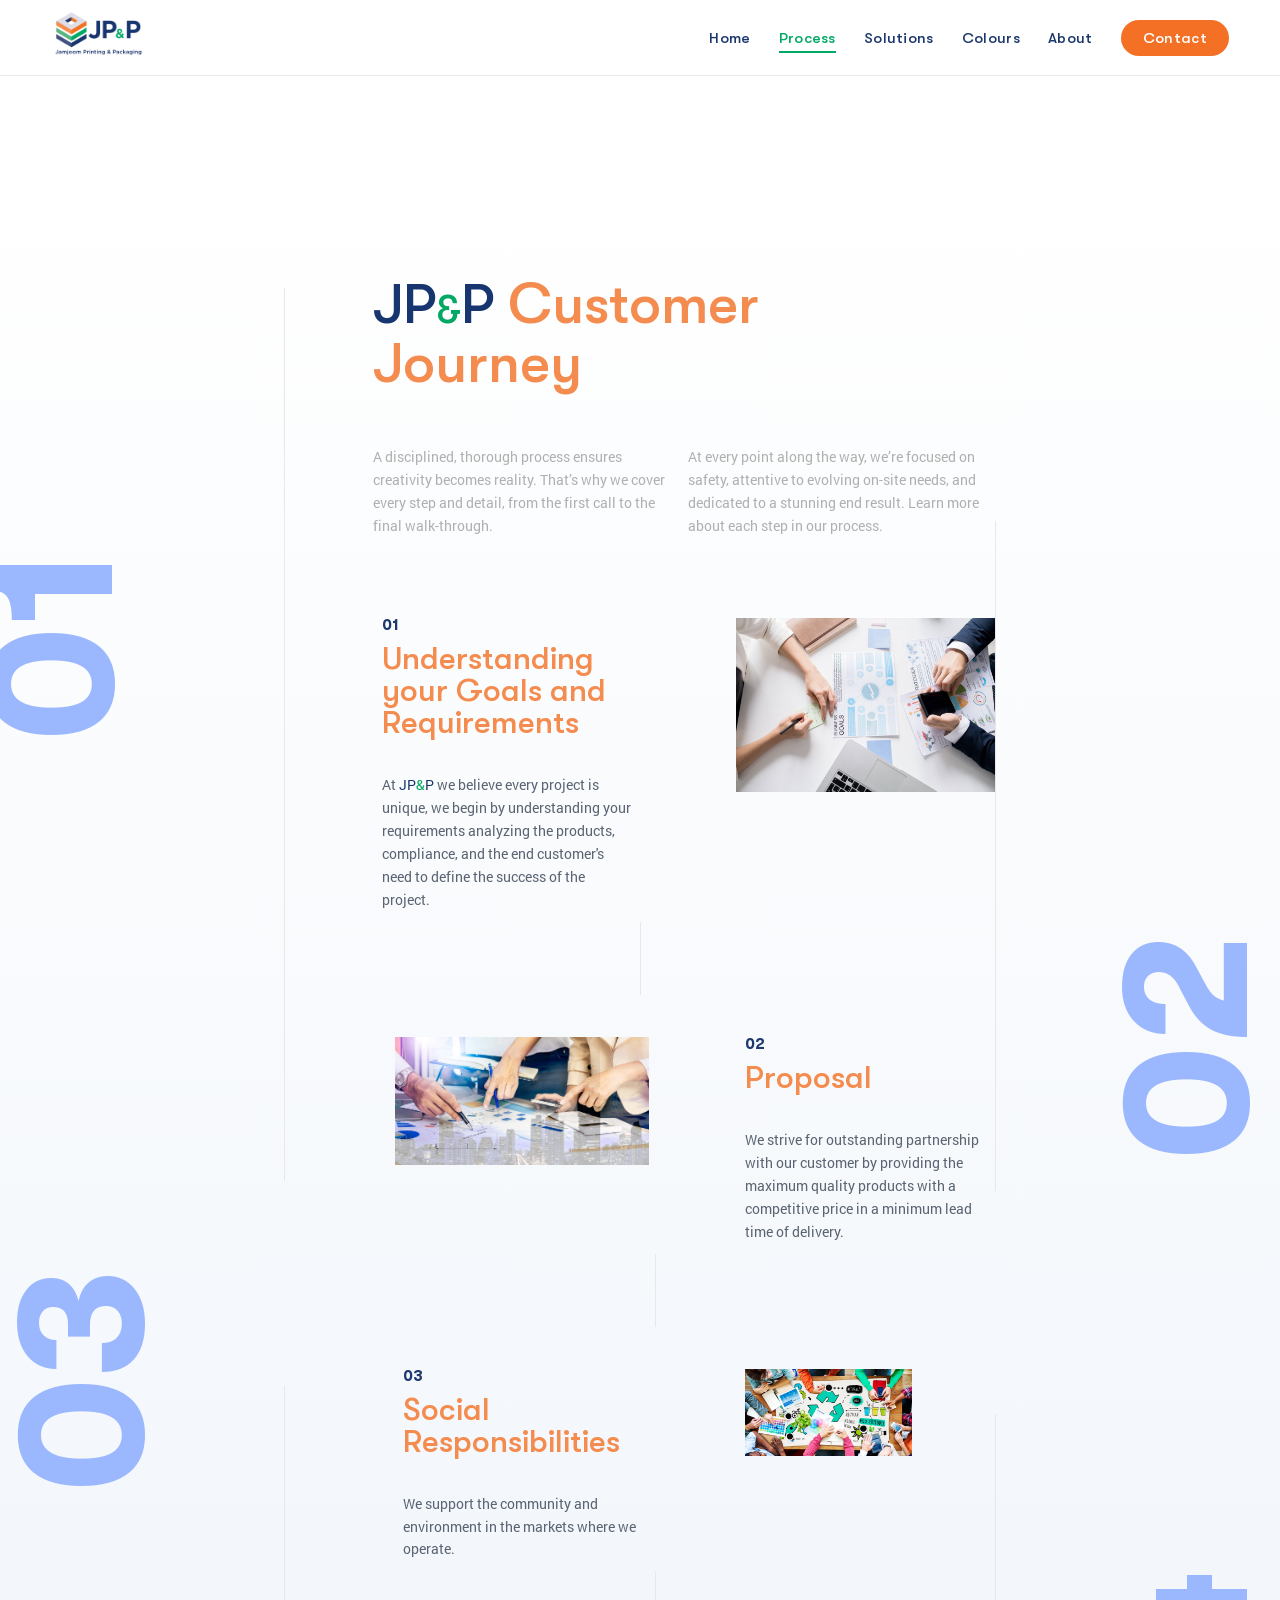
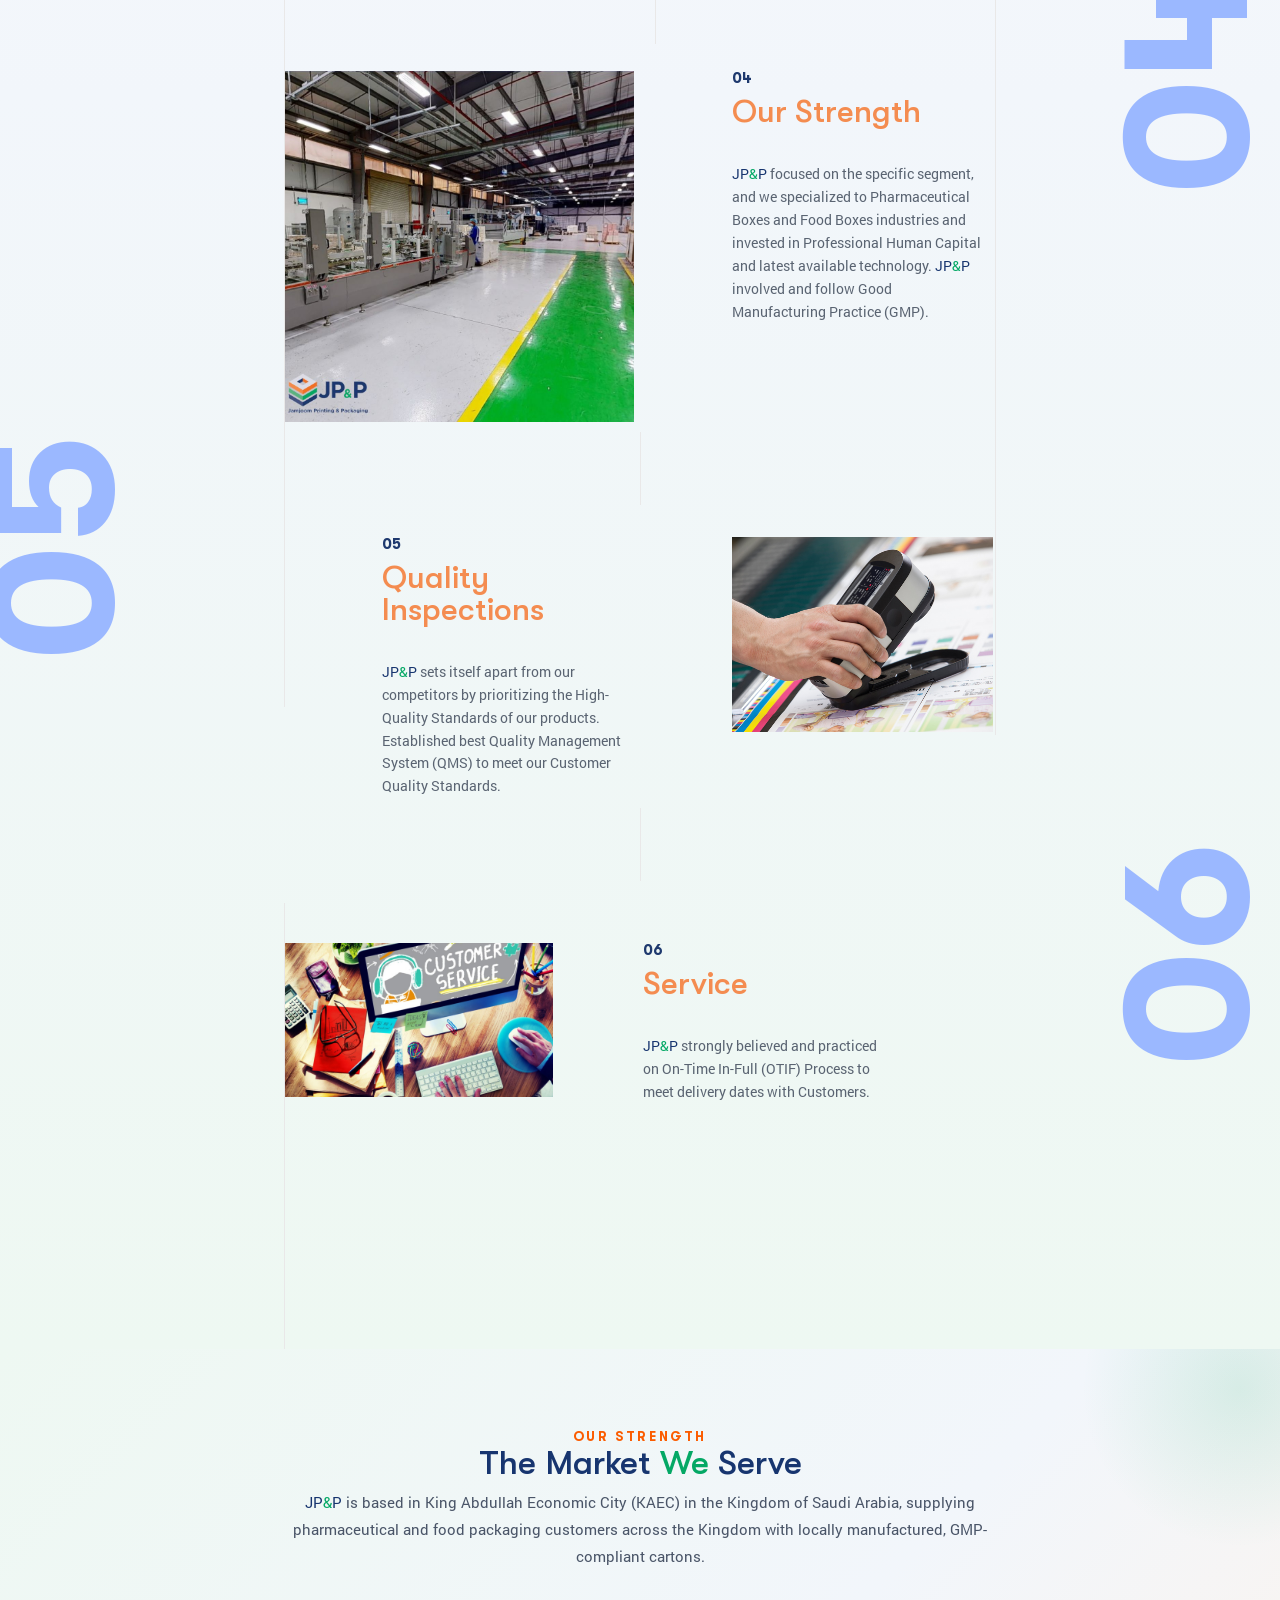
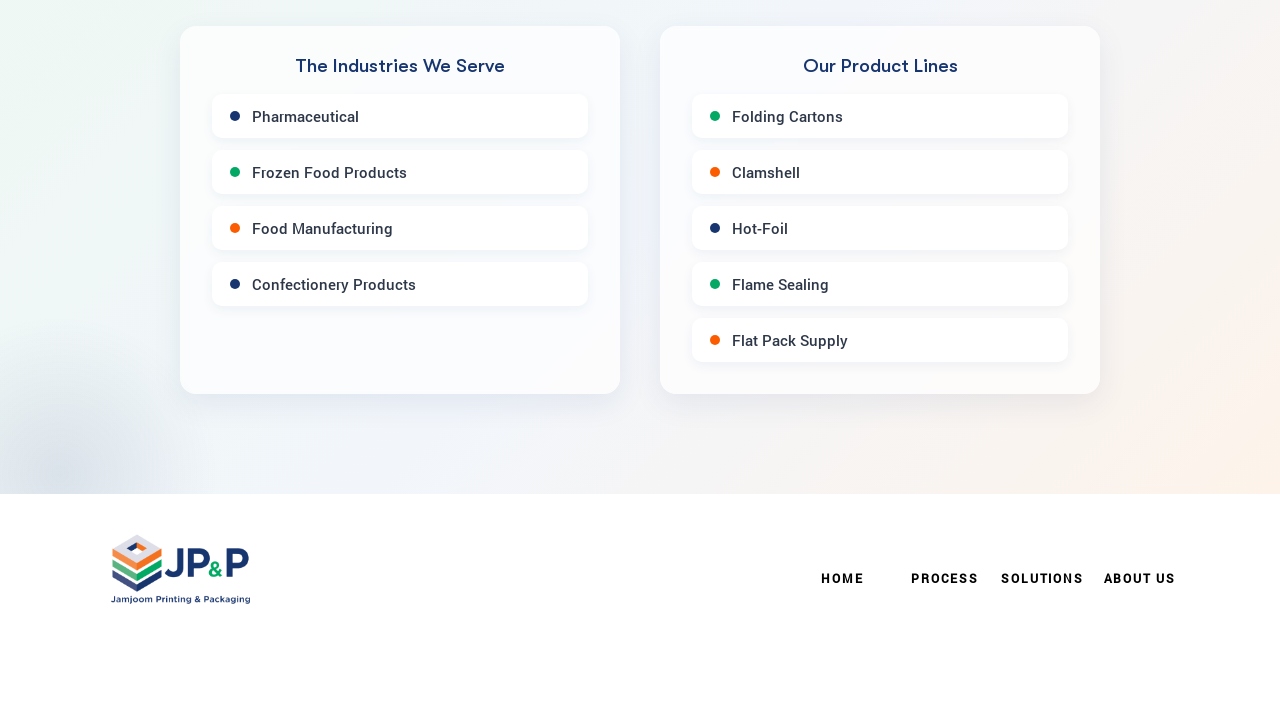
<file: process.html>
<!DOCTYPE html>
<html class="no-js desktop ">

	<head>
		<meta charset="utf-8">
		<meta http-equiv="X-UA-Compatible" content="IE=edge">
		<meta name="viewport" content="width=device-width, initial-scale=1.0, user-scalable=no">
		<meta name="description" content="">

		<link rel="shortcut icon" href="Images/favicon.ico" type="image/x-icon">
		<meta name="theme-color" content="#ffffff">
		<title> Jamjoom Printing and Packaging - JP&P </title>
		<link rel="stylesheet" type="text/css" href="css/style.css">
		<script>
			! function (e, n, t) {
				function o(e, n) {
					return typeof e === n
				}

				function s() {
					return "function" != typeof n.createElement ? n.createElement(arguments[0]) : u ? n.createElementNS.call(n,
						"http://www.w3.org/2000/svg", arguments[0]) : n.createElement.apply(n, arguments)
				}

				function i() {
					var e = n.body;
					return e || (e = s(u ? "svg" : "body"), e.fake = !0), e
				}

				function a(e, t, o, a) {
					var r, f, l, d, u = "modernizr",
						p = s("div"),
						h = i();
					if (parseInt(o, 10))
						for (; o--;) l = s("div"), l.id = a ? a[o] : u + (o + 1), p.appendChild(l);
					return r = s("style"), r.type = "text/css", r.id = "s" + u, (h.fake ? h : p).appendChild(r), h.appendChild(
							p), r.styleSheet ? r.styleSheet.cssText = e : r.appendChild(n.createTextNode(e)), p.id = u, h.fake &&
						(h
							.style.background = "", h.style.overflow = "hidden", d = c.style.overflow, c.style.overflow =
							"hidden", c.appendChild(h)), f = t(p, e), h.fake ? (h.parentNode.removeChild(h), c.style.overflow =
							d, c.offsetHeight) : p.parentNode.removeChild(p), !!f
				}
				var r = [],
					f = {
						_version: "3.6.0",
						_config: {
							classPrefix: "",
							enableClasses: !0,
							enableJSClass: !0,
							usePrefixes: !0
						},
						_q: [],
						on: function (e, n) {
							var t = this;
							setTimeout(function () {
								n(t[e])
							}, 0)
						},
						addTest: function (e, n, t) {
							r.push({
								name: e,
								fn: n,
								options: t
							})
						},
						addAsyncTest: function (e) {
							r.push({
								name: null,
								fn: e
							})
						}
					},
					l = function () {};
				l.prototype = f, l = new l;
				var d = [],
					c = n.documentElement,
					u = "svg" === c.nodeName.toLowerCase();
				l.addTest("history", function () {
					var n = navigator.userAgent;
					return (-1 === n.indexOf("Android 2.") && -1 === n.indexOf("Android 4.0") || -1 === n.indexOf(
							"Mobile Safari") || -1 !== n.indexOf("Chrome") || -1 !== n.indexOf("Windows Phone") ||
						"file:" === location.protocol) && (e.history && "pushState" in e.history)
				});
				var p = function () {
					function e(e, n) {
						var i;
						return !!e && (n && "string" != typeof n || (n = s(n || "div")), e = "on" + e, i = e in n, !i && o &&
							(n.setAttribute || (n = s("div")), n.setAttribute(e, ""), i = "function" == typeof n[e], n[
								e] !== t && (n[e] = t), n.removeAttribute(e)), i)
					}
					var o = !("onblur" in n.documentElement);
					return e
				}();
				f.hasEvent = p, l.addTest("inputsearchevent", p("search"));
				var h = f._config.usePrefixes ? " -webkit- -moz- -o- -ms- ".split(" ") : ["", ""];
				f._prefixes = h;
				var v = f.testStyles = a;
				l.addTest("touchevents", function () {
						var t;
						if ("ontouchstart" in e || e.DocumentTouch && n instanceof DocumentTouch) t = !0;
						else {
							var o = ["@media (", h.join("touch-enabled),("), "heartz", ")",
								"{#modernizr{top:9px;position:absolute}}"
							].join("");
							v(o, function (e) {
								t = 9 === e.offsetTop
							})
						}
						return t
					}),
					function () {
						var e, n, t, s, i, a, f;
						for (var c in r)
							if (r.hasOwnProperty(c)) {
								if (e = [], n = r[c], n.name && (e.push(n.name.toLowerCase()), n.options && n.options.aliases &&
										n.options.aliases.length))
									for (t = 0; t < n.options.aliases.length; t++) e.push(n.options.aliases[t].toLowerCase());
								for (s = o(n.fn, "function") ? n.fn() : n.fn, i = 0; i < e.length; i++) a = e[i], f = a.split(
									"."), 1 === f.length ? l[f[0]] = s : (!l[f[0]] || l[f[0]] instanceof Boolean || (l[f[
									0]] = new Boolean(l[f[0]])), l[f[0]][f[1]] = s), d.push((s ? "" : "no-") + f.join("-"))
							}
					}(),
					function (e) {
						var n = c.className,
							t = l._config.classPrefix || "";
						if (u && (n = n.baseVal), l._config.enableJSClass) {
							var o = new RegExp("(^|\\s)" + t + "no-js(\\s|$)");
							n = n.replace(o, "$1" + t + "js$2")
						}
						l._config.enableClasses && (n += " " + t + e.join(" " + t), u ? c.className.baseVal = n : c.className =
							n)
					}(d), delete f.addTest, delete f.addAsyncTest;
				for (var m = 0; m < l._q.length; m++) l._q[m]();
				e.Modernizr = l
			}(window, document);

		</script>
	</head>

	<body class="page-id-process">
    <!-- Corporate top navigation. The template shipped only a logo and a
         hamburger, both left permanently invisible by an intro animation
         that never runs in this static export, so there was no way to
         navigate from the homepage at all. This is a plain, always-visible
         bar that needs no JavaScript to work. -->
    <header class="site-nav" id="site-nav">
      <a class="site-nav__brand" href="index.html" data-ajax="false">
        <img src="Images/Logo12.png" alt="Jamjoom Printing and Packaging">
      </a>
      <input class="site-nav__switch" id="site-nav-switch" type="checkbox" aria-hidden="true">
      <label class="site-nav__burger" for="site-nav-switch" aria-label="Open menu">
        <span></span><span></span><span></span>
      </label>
      <nav class="site-nav__links" aria-label="Main">
        <a href="index.html" data-ajax="false">Home</a>
        <a href="process.html" aria-current="page" data-ajax="false">Process</a>
        <a href="solution.html" data-ajax="false">Solutions</a>
        <a href="color.html" data-ajax="false">Colours</a>
        <a href="about.html" data-ajax="false">About</a>
        <a class="site-nav__cta" href="about.html#contact" data-ajax="false">Contact</a>
      </nav>
    </header>

		<div id="top-bar">
		</div>
		<a class="" href="index.html" id="logo" data-ajax="false">
			<img loading="lazy" decoding="async" src="Images/Logo12.png" class="Logo" id="Logo">
		</a>
		<nav class="" id="nav">

			<input id="nav-is-open" type="checkbox" value="" aria-hidden="true">

			<label id="nav-toggle" class="" for="nav-is-open">
				<span id="nav-toggle__list">
					<span class="nav-toggle__list__line"></span>
					<span class="nav-toggle__list__line"></span>
					<span class="nav-toggle__list__line"></span>
				</span>
				<span id="nav-toggle__cross">
					<span class="nav-toggle__cross__line"></span>
					<span class="nav-toggle__cross__line"></span>
				</span>
			</label>

			<div id="nav__content">
				<div id="nav__content__inner">
					<div id="nav__content__bg">
						<svg xmlns="http://www.w3.org/2000/svg" width="1440" height="900" viewBox="0 0 1440 900">
							<path fill="none" stroke="#E02D2D" stroke-width="64" stroke-miterlimit="10"
								d="M-41 715l398-398L-15-55" />
							<path fill="none" stroke="#C40E0E" stroke-width="64" stroke-miterlimit="10"
								d="M541.5 122.8L701.7-37.5" />
							<path fill="none" stroke="#D14B4B" stroke-width="64" stroke-miterlimit="10"
								d="M1007 353L813.8 159.9 513 461.9l506.9 515.9" />
							<path fill="none" stroke="#CE0D0D" stroke-width="64" stroke-miterlimit="10"
								d="M634.8 376.7l259.4 259.4" />
							<path fill="none" stroke="#ED1818" stroke-width="64" stroke-miterlimit="10"
								d="M784.6 345.1L958 516.5 1499.1-37" />
						</svg>
					</div>
					<ul class="nav__list" id="nav__main-list">

						<li class="nav__item" data-id="home">
							<a class="nav-link" href="index.html" data-ajax="false">
								<span class="nav__link__label">Home</span>
							</a>
						</li>
						<li class="nav__item" data-id="process">
							<a class="nav-link" href="process.html" data-ajax="false">
								<span class="nav__link__label"> Process </span>
							</a>
						</li>
						<li class="nav__item" data-id="solutions">
							<a class="nav-link" href="solution.html" data-ajax="false">
								<span class="nav__link__label"> Solutions </span>
							</a>
						</li>
						<!-- <li class="nav__item" data-id="projects">
						<a class="nav-link" href="technology.html" data-ajax="false">
							<span class="nav__link__label"> Technology </span>
						</a>
					</li> -->
						<li class="nav__item">
							<a class="nav-link" href="color.html" data-ajax="false">
								<span class="nav__link__label"> Colors </span>
							</a>
						</li>
						<li class="nav__item" data-id="projects">
							<a class="nav-link" href="about.html" data-ajax="false">
								<span class="nav__link__label"> About Us </span>
							</a>
						</li>
					</ul>
				</div>
			</div>
		</nav>

		<div id="page-container">

			<section class="page" id="process-page" data-title="Process - Jamjoom Printing & Packaging">
				<header id="process__header">
					<h1 id="process__title"><span class="jpp-blue">JP<span class="jpp-green"
								style="font-size: 40px;">&</span>P</span> Customer
						<br /> Journey</h1>
					<div id="process__intro">
						<p class="process__intro__txt">A disciplined, thorough process ensures creativity becomes
							reality.
							That’s why we cover every step and detail, from the first call to the final walk-through.
						</p>
						<p class="process__intro__txt">At every point along the way, we’re focused on safety, attentive
							to
							evolving on-site needs, and dedicated to a stunning end result. Learn more about each step
							in
							our process.</p>
					</div>
				</header>

				<div id="process__lines">
					<div></div>
					<div></div>
					<div></div>
					<div></div>
					<div></div>
				</div>

				<ul id="process__steps">
					<li class="process__step">
						<div class="process__step__outer-index">01</div>
						<div class="process__step__inner">
							<div class="process__step__txt">
								<div class="process__step__index">01</div>
								<h2 class="process__step__title">Understanding your Goals and Requirements</h2>
								<div class="process__step__body">At <span class="jpp-blue">JP<span
											class="jpp-green">&</span>P</span> we believe every project is unique, we
									begin by
									understanding your requirements analyzing the products, compliance, and the end
									customer's need to define the success of the project.</div>
							</div>
							<img loading="lazy" decoding="async" class="process__step__img" id="process__step__img--1" src="Images/Process/Goals.jpg"
								alt="">
						</div>
					</li>
					<li class="process__step">
						<div class="process__step__outer-index">02</div>
						<div class="process__step__inner">
							<div class="process__step__txt">
								<div class="process__step__index">02</div>
								<h2 class="process__step__title">Proposal</h2>
								<div class="process__step__body">We strive for outstanding partnership with our customer
									by
									providing the maximum quality products with a competitive price in a minimum lead
									time
									of delivery.</div>
							</div>
							<img loading="lazy" decoding="async" class="process__step__img" id="process__step__img--2" src="Images/Process/proposal.jpg"
								alt="">
						</div>
					</li>
					<li class="process__step">
						<div class="process__step__outer-index">03</div>
						<div class="process__step__inner">
							<div class="process__step__txt">
								<div class="process__step__index">03</div>
								<h2 class="process__step__title">Social Responsibilities</h2>
								<div class="process__step__body">We support the community and environment in the markets
									where we operate.</div>
							</div>
							<img loading="lazy" decoding="async" class="process__step__img" id="process__step__img--3" src="Images/Process/social_responsibility.jpg"
								alt="">
						</div>
					</li>
					<li class="process__step">
						<div class="process__step__outer-index">04</div>
						<div class="process__step__inner">
							<div class="process__step__txt">
								<div class="process__step__index">04</div>
								<h2 class="process__step__title">Our Strength</h2>
								<div class="process__step__body"><span class="jpp-blue">JP<span
											class="jpp-green">&</span>P</span> focused on the specific segment, and we
									specialized to
									Pharmaceutical Boxes and Food Boxes industries and invested in Professional Human
									Capital and latest available technology. <span class="jpp-blue">JP<span
											class="jpp-green">&</span>P</span> involved and follow Good Manufacturing
									Practice (GMP).
								</div>
							</div>
							<img loading="lazy" decoding="async" class="process__step__img" id="process__step__img--4" src="Images/Process/Stregth.jpg"
								alt="">
						</div>
					</li>
					<li class="process__step">
						<div class="process__step__outer-index">05</div>
						<div class="process__step__inner">
							<div class="process__step__txt">
								<div class="process__step__index">05</div>
								<h2 class="process__step__title">Quality Inspections </h2>
								<div class="process__step__body"><span class="jpp-blue">JP<span
											class="jpp-green">&</span>P</span> sets itself apart from our competitors
									by prioritizing
									the
									High-Quality Standards of our products. Established best Quality Management
									System (QMS) to meet our Customer Quality Standards.</div>
							</div>
							<img loading="lazy" decoding="async" class="process__step__img" id="process__step__img--5" src="Images/Process/quality_inspection.jpg"
								alt="">
						</div>
					</li>
					<li class="process__step">
						<div class="process__step__outer-index">06</div>
						<div class="process__step__inner">
							<div class="process__step__txt">
								<div class="process__step__index">06</div>
								<h2 class="process__step__title">Service </h2>
								<div class="process__step__body"><span class="jpp-blue">JP<span
											class="jpp-green">&</span>P</span> strongly believed and practiced on
									On-Time
									In-Full (OTIF) Process to meet delivery dates with Customers.</div>
							</div>
							<img loading="lazy" decoding="async" class="process__step__img" id="process__step__img--6"
								src="Images/Process/customer_service.jpg" alt="">
						</div>
					</li>
				</ul>
			</section>

			<section id="jpp-market">
				<div id="jpp-market__header">
					<h3 id="jpp-market__eyebrow">Our Strength</h3>
					<h2 id="jpp-market__title">The Market <span class="jpp-green">We</span> Serve</h2>
					<p id="jpp-market__body">
						<span class="jpp-blue">JP<span class="jpp-green">&</span>P</span> is based in King Abdullah
						Economic City (KAEC) in the Kingdom of Saudi Arabia, supplying pharmaceutical and food
						packaging customers across the Kingdom with locally manufactured, GMP-compliant cartons.
					</p>
				</div>

				<div id="jpp-market__grid">
					<div class="jpp-market__col">
						<h3 class="jpp-market__col-title">The Industries We Serve</h3>
						<ul class="jpp-tag-list" id="jpp-industries">
							<li class="jpp-tag jpp-tag--blue">
								<span class="jpp-tag__dot"></span> Pharmaceutical
							</li>
							<li class="jpp-tag jpp-tag--green">
								<span class="jpp-tag__dot"></span> Frozen Food Products
							</li>
							<li class="jpp-tag jpp-tag--orange">
								<span class="jpp-tag__dot"></span> Food Manufacturing
							</li>
							<li class="jpp-tag jpp-tag--blue">
								<span class="jpp-tag__dot"></span> Confectionery Products
							</li>
						</ul>
					</div>

					<div class="jpp-market__col">
						<h3 class="jpp-market__col-title">Our Product Lines</h3>
						<ul class="jpp-tag-list" id="jpp-products">
							<li class="jpp-tag jpp-tag--green">
								<span class="jpp-tag__dot"></span> Folding Cartons
							</li>
							<li class="jpp-tag jpp-tag--orange">
								<span class="jpp-tag__dot"></span> Clamshell
							</li>
							<li class="jpp-tag jpp-tag--blue">
								<span class="jpp-tag__dot"></span> Hot-Foil
							</li>
							<li class="jpp-tag jpp-tag--green">
								<span class="jpp-tag__dot"></span> Flame Sealing
							</li>
							<li class="jpp-tag jpp-tag--orange">
								<span class="jpp-tag__dot"></span> Flat Pack Supply
							</li>
						</ul>
					</div>
				</div>
			</section>

			<section class="page" id="main-loading-page">
				<!-- <div id="main-loading__overlay"></div> -->
				<div id="main-loading__outer">
					<div id="main-loading__inner">
						<div id="main-loading__lines">
							<svg xmlns="http://www.w3.org/2000/svg" width="1440" height="1000" viewBox="0 0 40 00">
								<path fill="none" stroke="#F9F9F9" stroke-width="" stroke-miterlimit="" />

								<path fill="none" stroke="#F9F9F9" stroke-width="" stroke-miterlimit=""
									d="M1549.7 745.8l-447.3-447.3" />
								<path fill="none" stroke="#F9F9F9" stroke-width="50" stroke-miterlimit=""
									d="M676.2 261.2l663.5-663.6" />
								<path fill="none" stroke="#F9F9F9" stroke-width="" stroke-miterlimit=""
									d="M582.2 167.2l-621-621" />
								<path fill="none" stroke="#F9F9F9" stroke-width="" stroke-miterlimit=""
									d="M293.2-136l-924.1 924.2" />
								<!-- is Very Importnant Loading -->
								<path fill="none" stroke="#F9F9F9" stroke-width="" stroke-miterlimit=""
									d="M220.6 649.7l-753.4-753.3" />
								<!-- is Very Importnant Loading -->
								<path fill="none" stroke="#F9F9F9" stroke-width="" stroke-miterlimit=""
									d="M329.6 424.2L-92 845.8" />
								<path fill="none" stroke="#F9F9F9" stroke-width="" stroke-miterlimit=""
									d="M-494.2 1712.7l924.5-924.5" />
								<path fill="none" stroke="#F9F9F9" stroke-width="" stroke-miterlimit=""
									d="M1077.4 1121.7L675.9 720.2" />
							</svg>
						</div>
						<!-- ProLoading Content Start -->
						<img loading="lazy" decoding="async" src="Images/Logo.png" class="Logo_Loading" />
						<div class="anim-line line-left"></div>
						<div class="anim-line line-right"></div>
						<!-- ProLoading Content End -->
					</div>
				</div>
			</section>
			<div data-tf-popover="EvigCCCZ" data-tf-custom- icon="https://images.typeform.com/images/d6qHZSzLZm8S"
				data-tf-button- color="#F58C4B" data-tf-tooltip="Hi Let&#39;s get in touch&nbsp;&nbsp;" data-tf-
				open="time" data-tf-open-value="10000" data-tf-chat data-tf-medium="snippet" style="all:unset;"></div>
		</div>

		<footer id="footer">
			<div id="footer__inner">
				<div id="footer__logo">
					<img loading="lazy" decoding="async" src="Images/Logo12.png" alt="" className="footer-logo">
				</div>
				<span class="material-icons-outlined">
				</span>

				<ul id="footer__pages">

					<li class="footer__page" id="footer__page--home">
						<a class="footer__page__title" href="index.html" data-ajax="false">Home</a>
					</li>
					<li class="footer__page" id="footer__page--solutions">
						<a class="footer__page__title" href="process.html" data-ajax="false">Process</a>
					</li>
					<li class="footer__page" id="footer__page--process">
						<a class="footer__page__title" href="solution.html" data-ajax="false">Solutions </a>
					</li>
					<!-- <li class="footer__page" id="footer__page--projects">
						<a class="footer__page__title" href="technology.html" data-ajax="false">Technology</a>
					</li> -->
					<li class="footer__page" id="footer__page--about">
						<a class="footer__page__title" href="about.html" data-ajax="false">About us</a>
					</li>
				</ul>
			</div>
		</footer>

		<script src="https://code.jquery.com/jquery-3.1.1.min.js"></script>
		<script>
			window.jQuery || document.write('<script src="js/Script-jquery.js"><\/script>')

		</script>
		<script type="text/javascript" src="js/reveal.js"></script>
		<script src="https://embed.typeform.com/next/embed.js"></script>

	</body>

</html>
</file>
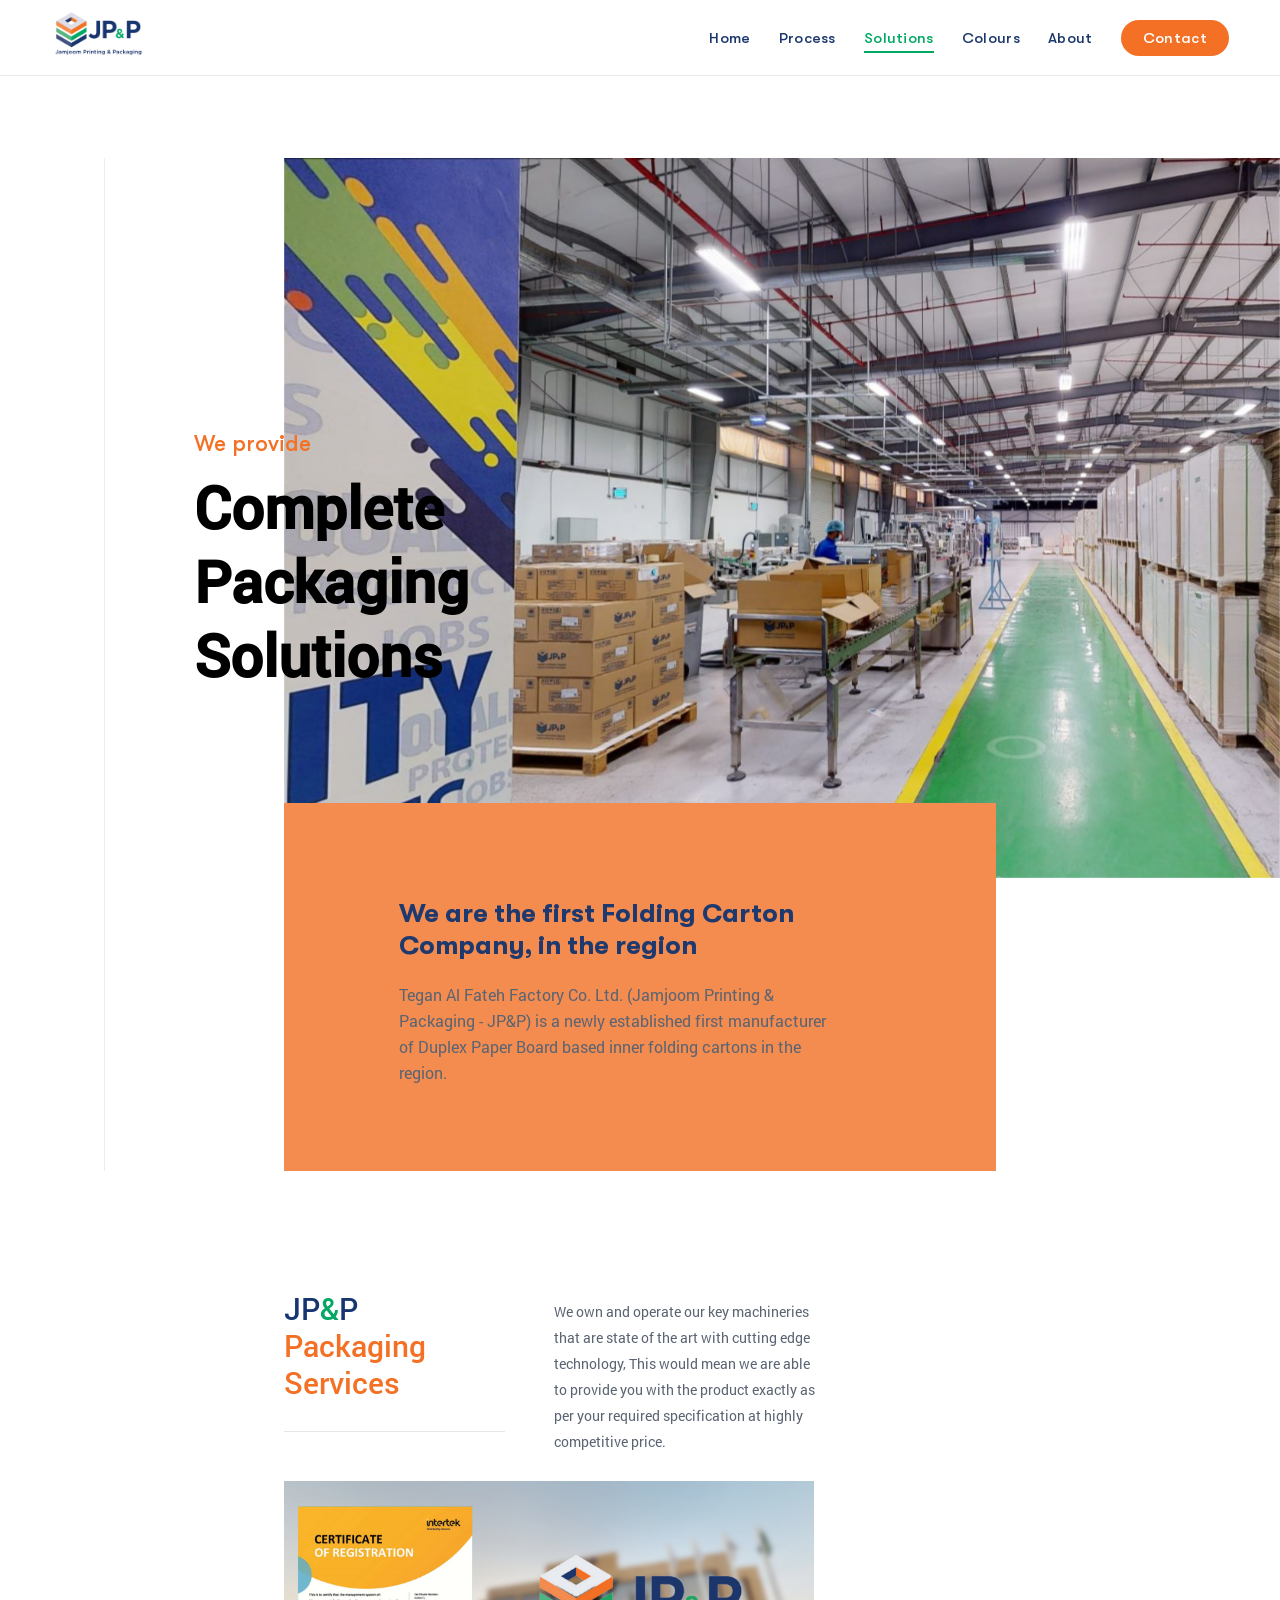
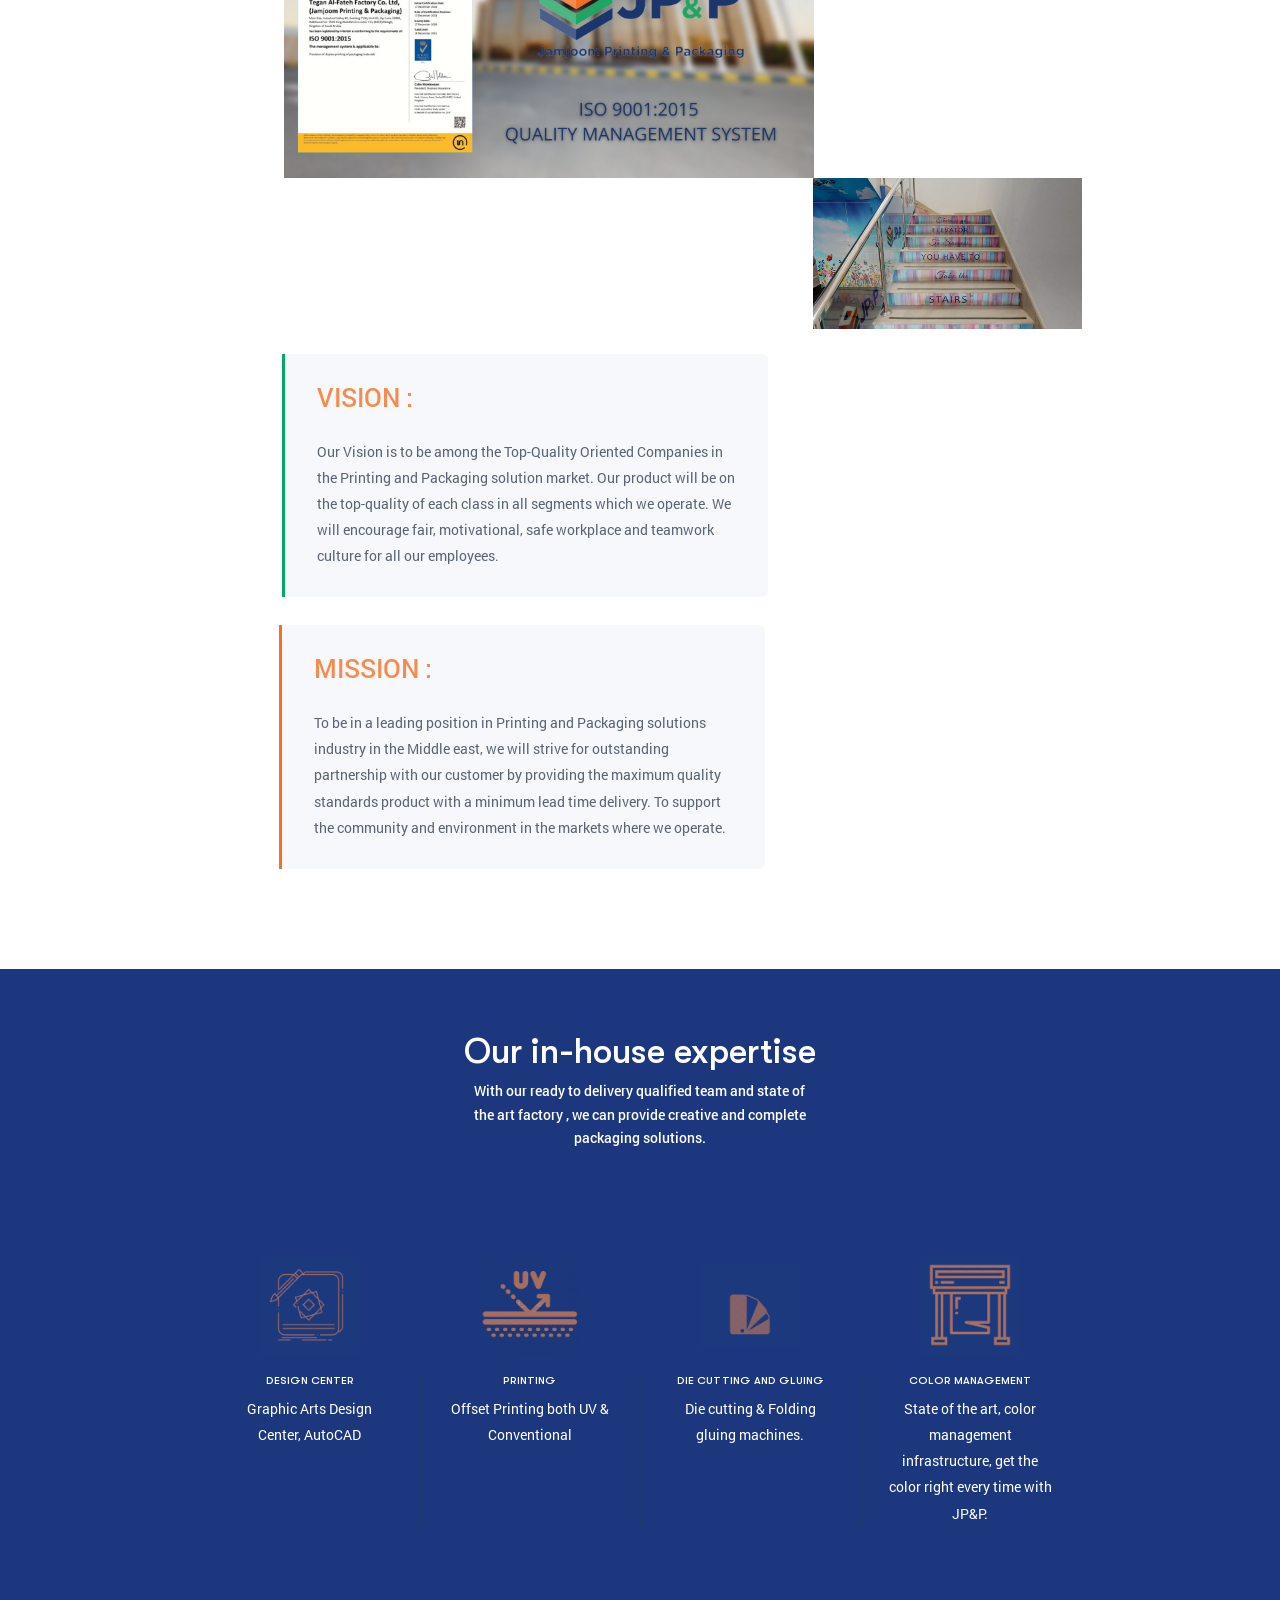
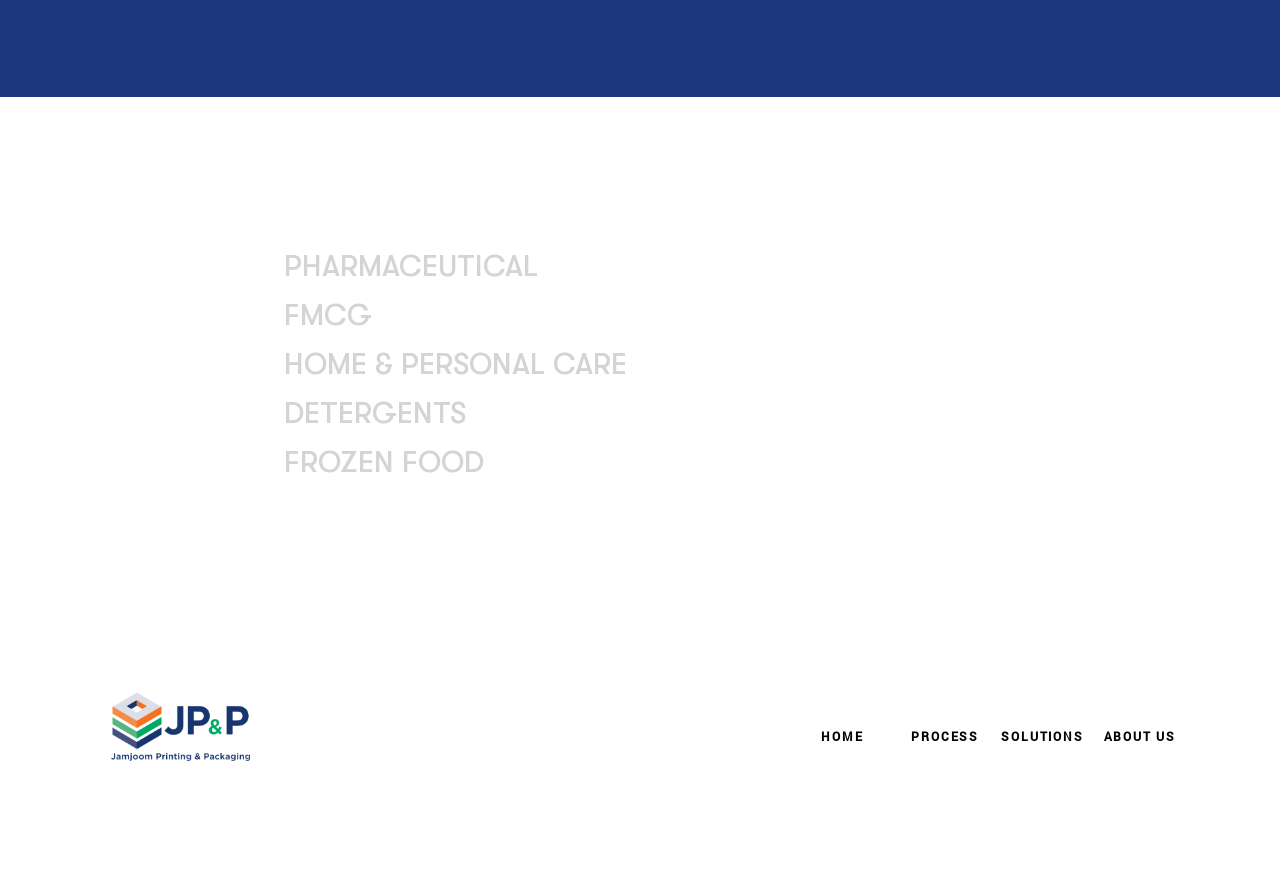
<file: solution.html>
<!DOCTYPE html>
<html class="no-js desktop">

	<head>
		<meta charset="utf-8">
		<meta http-equiv="X-UA-Compatible" content="IE=edge">
		<meta name="viewport" content="width=device-width, initial-scale=1.0, user-scalable=no">
		<link rel="shortcut icon" href="Images/favicon.ico" type="image/x-icon">
		<meta name="description" content="">

		<link rel="icon" href="Images/favicon.ico" type="image/x-icon">
		<meta name="theme-color" content="#ffffff">
		<title> Jamjoom Printing and Packaging - JP&P </title>
		<link rel="stylesheet" type="text/css" href="css/style.css">
		<script>
			! function (e, n, t) {
				function o(e, n) {
					return typeof e === n
				}

				function s() {
					return "function" != typeof n.createElement ? n.createElement(arguments[0]) : u ? n.createElementNS.call(n,
						"http://www.w3.org/2000/svg", arguments[0]) : n.createElement.apply(n, arguments)
				}

				function i() {
					var e = n.body;
					return e || (e = s(u ? "svg" : "body"), e.fake = !0), e
				}

				function a(e, t, o, a) {
					var r, f, l, d, u = "modernizr",
						p = s("div"),
						h = i();
					if (parseInt(o, 10))
						for (; o--;) l = s("div"), l.id = a ? a[o] : u + (o + 1), p.appendChild(l);
					return r = s("style"), r.type = "text/css", r.id = "s" + u, (h.fake ? h : p).appendChild(r), h.appendChild(
							p), r.styleSheet ? r.styleSheet.cssText = e : r.appendChild(n.createTextNode(e)), p.id = u, h.fake &&
						(h
							.style.background = "", h.style.overflow = "hidden", d = c.style.overflow, c.style.overflow =
							"hidden", c.appendChild(h)), f = t(p, e), h.fake ? (h.parentNode.removeChild(h), c.style.overflow =
							d, c.offsetHeight) : p.parentNode.removeChild(p), !!f
				}
				var r = [],
					f = {
						_version: "3.6.0",
						_config: {
							classPrefix: "",
							enableClasses: !0,
							enableJSClass: !0,
							usePrefixes: !0
						},
						_q: [],
						on: function (e, n) {
							var t = this;
							setTimeout(function () {
								n(t[e])
							}, 0)
						},
						addTest: function (e, n, t) {
							r.push({
								name: e,
								fn: n,
								options: t
							})
						},
						addAsyncTest: function (e) {
							r.push({
								name: null,
								fn: e
							})
						}
					},
					l = function () {};
				l.prototype = f, l = new l;
				var d = [],
					c = n.documentElement,
					u = "svg" === c.nodeName.toLowerCase();
				l.addTest("history", function () {
					var n = navigator.userAgent;
					return (-1 === n.indexOf("Android 2.") && -1 === n.indexOf("Android 4.0") || -1 === n.indexOf(
							"Mobile Safari") || -1 !== n.indexOf("Chrome") || -1 !== n.indexOf("Windows Phone") ||
						"file:" === location.protocol) && (e.history && "pushState" in e.history)
				});
				var p = function () {
					function e(e, n) {
						var i;
						return !!e && (n && "string" != typeof n || (n = s(n || "div")), e = "on" + e, i = e in n, !i && o &&
							(n.setAttribute || (n = s("div")), n.setAttribute(e, ""), i = "function" == typeof n[e], n[
								e] !== t && (n[e] = t), n.removeAttribute(e)), i)
					}
					var o = !("onblur" in n.documentElement);
					return e
				}();
				f.hasEvent = p, l.addTest("inputsearchevent", p("search"));
				var h = f._config.usePrefixes ? " -webkit- -moz- -o- -ms- ".split(" ") : ["", ""];
				f._prefixes = h;
				var v = f.testStyles = a;
				l.addTest("touchevents", function () {
						var t;
						if ("ontouchstart" in e || e.DocumentTouch && n instanceof DocumentTouch) t = !0;
						else {
							var o = ["@media (", h.join("touch-enabled),("), "heartz", ")",
								"{#modernizr{top:9px;position:absolute}}"
							].join("");
							v(o, function (e) {
								t = 9 === e.offsetTop
							})
						}
						return t
					}),
					function () {
						var e, n, t, s, i, a, f;
						for (var c in r)
							if (r.hasOwnProperty(c)) {
								if (e = [], n = r[c], n.name && (e.push(n.name.toLowerCase()), n.options && n.options.aliases &&
										n.options.aliases.length))
									for (t = 0; t < n.options.aliases.length; t++) e.push(n.options.aliases[t].toLowerCase());
								for (s = o(n.fn, "function") ? n.fn() : n.fn, i = 0; i < e.length; i++) a = e[i], f = a.split(
									"."), 1 === f.length ? l[f[0]] = s : (!l[f[0]] || l[f[0]] instanceof Boolean || (l[f[
									0]] = new Boolean(l[f[0]])), l[f[0]][f[1]] = s), d.push((s ? "" : "no-") + f.join("-"))
							}
					}(),
					function (e) {
						var n = c.className,
							t = l._config.classPrefix || "";
						if (u && (n = n.baseVal), l._config.enableJSClass) {
							var o = new RegExp("(^|\\s)" + t + "no-js(\\s|$)");
							n = n.replace(o, "$1" + t + "js$2")
						}
						l._config.enableClasses && (n += " " + t + e.join(" " + t), u ? c.className.baseVal = n : c.className =
							n)
					}(d), delete f.addTest, delete f.addAsyncTest;
				for (var m = 0; m < l._q.length; m++) l._q[m]();
				e.Modernizr = l
			}(window, document);

		</script>
	</head>

	<body class="page-id-solutions">
    <!-- Corporate top navigation. The template shipped only a logo and a
         hamburger, both left permanently invisible by an intro animation
         that never runs in this static export, so there was no way to
         navigate from the homepage at all. This is a plain, always-visible
         bar that needs no JavaScript to work. -->
    <header class="site-nav" id="site-nav">
      <a class="site-nav__brand" href="index.html" data-ajax="false">
        <img src="Images/Logo12.png" alt="Jamjoom Printing and Packaging">
      </a>
      <input class="site-nav__switch" id="site-nav-switch" type="checkbox" aria-hidden="true">
      <label class="site-nav__burger" for="site-nav-switch" aria-label="Open menu">
        <span></span><span></span><span></span>
      </label>
      <nav class="site-nav__links" aria-label="Main">
        <a href="index.html" data-ajax="false">Home</a>
        <a href="process.html" data-ajax="false">Process</a>
        <a href="solution.html" aria-current="page" data-ajax="false">Solutions</a>
        <a href="color.html" data-ajax="false">Colours</a>
        <a href="about.html" data-ajax="false">About</a>
        <a class="site-nav__cta" href="about.html#contact" data-ajax="false">Contact</a>
      </nav>
    </header>

		<div id="top-bar">
		</div>
		<a class="" href="index.html" id="logo" data-ajax="false">
			<img loading="lazy" decoding="async" src="Images/Logo12.png" class="Logo" id="Logo">
		</a>

		<nav class="" id="nav">
			<input id="nav-is-open" type="checkbox" value="" aria-hidden="true">
			<label id="nav-toggle" class="" for="nav-is-open">
				<span id="nav-toggle__list">
					<span class="nav-toggle__list__line"></span>
					<span class="nav-toggle__list__line"></span>
					<span class="nav-toggle__list__line"></span>
				</span>
				<span id="nav-toggle__cross">
					<span class="nav-toggle__cross__line"></span>
					<span class="nav-toggle__cross__line"></span>
				</span>
			</label>

			<div id="nav__content">
				<div id="nav__content__inner">
					<div id="nav__content__bg">
						<svg xmlns="http://www.w3.org/2000/svg" width="1440" height="900" viewBox="0 0 1440 900">
							<path fill="none" stroke="#E02D2D" stroke-width="64" stroke-miterlimit="10"
								d="M-41 715l398-398L-15-55" />
							<path fill="none" stroke="#C40E0E" stroke-width="64" stroke-miterlimit="10"
								d="M541.5 122.8L701.7-37.5" />
							<path fill="none" stroke="#D14B4B" stroke-width="64" stroke-miterlimit="10"
								d="M1007 353L813.8 159.9 513 461.9l506.9 515.9" />
							<path fill="none" stroke="#CE0D0D" stroke-width="64" stroke-miterlimit="10"
								d="M634.8 376.7l259.4 259.4" />
							<path fill="none" stroke="#ED1818" stroke-width="64" stroke-miterlimit="10"
								d="M784.6 345.1L958 516.5 1499.1-37" />
						</svg>
					</div>

					<ul class="nav__list" id="nav__main-list">
						<li class="nav__item" data-id="home">
							<a class="nav-link" href="index.html" data-ajax="false">
								<span class="nav__link__label">Home</span>
							</a>
						</li>
						<li class="nav__item">
							<a class="nav-link" href="process.html" data-ajax="false">
								<span class="nav__link__label"> Process </span>
							</a>
						</li>
						<li class="nav__item" data-id="solutions">
							<a class="nav-link" href="solution.html" data-ajax="false">
								<span class="nav__link__label"> Solutions </span>
							</a>
						</li>
						<!-- <li class="nav__item">
						<a class="nav-link" href="technology.html" data-ajax="false">
							<span class="nav__link__label"> Technology </span>
						</a>
					</li> -->
						<li class="nav__item">
							<a class="nav-link" href="color.html" data-ajax="false">
								<span class="nav__link__label"> Colors </span>
							</a>
						</li>
						<li class="nav__item">
							<a class="nav-link" href="about.html" data-ajax="false">
								<span class="nav__link__label"> About Us </span>
							</a>
						</li>
					</ul>
					<!-- <ul class="nav__list" id="nav__side-list">
					<li class="nav__item" data-id="contact">
						<a class="nav-link" href="about.html" data-ajax="false">
							<span class="nav__link__label"> About Us</span>
						</a>
					</li>
				</ul> -->
				</div>
			</div>
		</nav>

		<div id="page-container">

			<section class="page" id="solutions-page" data-title="Solutions - JamJoom">
				<header id="solutions__header">
					<div id="solutions__title-wrapper">
						<div id="solutions__header__img-wrapper">
														<img id="solutions__header__img" src="Images/SolutionPageImg/home.jpg" alt="">
						</div>
						<h1 id="solutions__title">We provide</h1>
						<h2 id="solutions__subtitle">Complete<br>Packaging<br>Solutions</h2>
					</div>

					<div id="solutions__intro">
						<div id="solutions__intro__bg"></div>
						<h3 id="solutions__intro__title">We are the first Folding Carton Company, in the region </h3>
						<p id="solutions__intro__body">Tegan Al Fateh Factory Co. Ltd. (Jamjoom Printing & Packaging -
							JP&P) is a newly established first manufacturer of Duplex Paper Board based inner folding
							cartons in the region.</p>
					</div>
				</header>

				<div id="solutions__service" class="reveal" name="service">
					<h3 id="solutions__service__title"><span class="jpp-blue">JP<span class="jpp-green">&</span>P</span>
						Packaging Services </h3>
					<div id="solutions__service__body">
						<p>We own and operate our key machineries that are state of the art with cutting edge
							technology, This would mean we are able to provide you with the product exactly as per your
							required specification at highly competitive price.
						</p>
					</div>
				</div>

				<div id="solutions__price" name="price">
					<div id="solutions__price__images">
						<div id="solutions__price__images__square"></div>
						<div id="solutions__price__img-1-wrapper">
							<img loading="lazy" decoding="async" id="solutions__price__img-1" src="Images/certificate.png">
							<div id="solutions__price__img-1-overlay"></div>
						</div>
						<div id="solutions__price__img-2-wrapper">
							<img loading="lazy" decoding="async" id="solutions__price__img-2" src="Images/Jamjoom-Printing-Press-03112021_170722.jpg" alt="Folding cartons coming off the press">
							<div id="solutions__price__img-2-overlay"></div>
						</div>
					</div>

					<div id="solutions__price__txt" class="reveal">
						<h3 id="solutions__price__title"> VISION :</h3>
						<div id="solutions__price__body">
							<p>Our Vision is to be among the Top-Quality Oriented Companies in the Printing and
								Packaging
								solution market. Our product will be on the top-quality of each class in all segments
								which
								we operate. We will encourage fair, motivational, safe workplace and teamwork culture
								for
								all our employees.</p>
						</div>
					</div>
					<div id="solutions__price__txt_vision" class="reveal">
						<h3 id="solutions__mission__title"> MISSION :</h3>
						<div id="solutions__mission__body">
							<p>To be in a leading position in Printing and Packaging solutions industry in the Middle
								east, we will strive for outstanding partnership with our customer by providing the
								maximum
								quality standards product with a minimum lead time delivery. To support the community
								and
								environment in the markets where we operate.</p>
						</div>
					</div>
				</div>

				<div id="solutions__experts" class="reveal" name="experts">
					<div id="solutions__experts__bg"></div>
					<h3 id="solutions__experts__title"> Our in-house expertise </h3>
					<p id="solutions__experts__subtitle">With our ready to delivery qualified team and state of the art
						factory , we can provide creative and complete packaging solutions.</p>
					<ul id="solutions__experts__list">
						<li class="solutions__experts__item">
							<div class="solutions__experts__item__picto">
								<img loading="lazy" decoding="async" src="./Images/SolutionPageImg/img1.png" alt="" className="solutions__experts-img">
							</div>
							<h4 class="solutions__experts__item__title">Design Center</h4>
							<p class="solutions__experts__item__body">Graphic Arts Design Center, AutoCAD</p>
						</li>
						<li class="solutions__experts__item">
							<div class="solutions__experts__item__picto">
								<img loading="lazy" decoding="async" src="./Images/SolutionPageImg/img2.gif" alt="" className="solutions__experts-img">
							</div>
							<h4 class="solutions__experts__item__title">Printing</h4>
							<p class="solutions__experts__item__body">Offset Printing both UV & Conventional</p>
						</li>
						<li class="solutions__experts__item">
							<div class="solutions__experts__item__picto">
								<img loading="lazy" decoding="async" src="./Images/SolutionPageImg/img3.png" alt="" className="solutions__experts-img">
							</div>
							<h4 class="solutions__experts__item__title">Die Cutting and Gluing</h4>
							<p class="solutions__experts__item__body"> Die cutting & Folding gluing machines.
							</p>
						</li>
						<li class="solutions__experts__item">
							<div class="solutions__experts__item__picto">
								<img loading="lazy" decoding="async" src="./Images/SolutionPageImg/img4.png" alt="" className="solutions__experts-img">
							</div>
							<h4 class="solutions__experts__item__title">Color Management</h4>
							<p class="solutions__experts__item__body"> State of the art, color management
								infrastructure,
								get the color right every time with JP&P. </p>
						</li>
					</ul>
				</div>

				<div id="solutions__industries">
					<!-- <h3 id="solutions__industries__title">We’re proud of the company we keep.</h3> -->
					<ul id="solutions__industries__list">
						<li class="solutions__industries__item">
							<div class="solutions__industries__item__label">
								<div class="solutions__industries__item__label__txt">PHARMACEUTICAL</div>
							</div>
							<img loading="lazy" decoding="async" class="solutions__industries__item__img" src="Images/solution/pharma.gif">
						</li>
						<li class="solutions__industries__item">
							<div class="solutions__industries__item__label">
								<div class="solutions__industries__item__label__txt">FMCG</div>
							</div>
							<img loading="lazy" decoding="async" class="solutions__industries__item__img" src="Images/solution/fmcg.gif">
						</li>
						<li class="solutions__industries__item">
							<div class="solutions__industries__item__label">
								<div class="solutions__industries__item__label__txt">HOME & PERSONAL CARE</div>
							</div>
							<img loading="lazy" decoding="async" class="solutions__industries__item__img" src="Images/solution/home.gif">
						</li>
						<li class="solutions__industries__item">
							<div class="solutions__industries__item__label">
								<div class="solutions__industries__item__label__txt">DETERGENTS</div>
							</div>
							<img loading="lazy" decoding="async" class="solutions__industries__item__img" src="Images/solution/detergent.gif">
						</li>
						<li class="solutions__industries__item">
							<div class="solutions__industries__item__label">
								<div class="solutions__industries__item__label__txt">FROZEN FOOD</div>
							</div>
							<img loading="lazy" decoding="async" class="solutions__industries__item__img" src="Images/solution/frozen.gif">
						</li>
					</ul>
				</div>
			</section>



			<section class="page" id="main-loading-page">
				<!-- <div id="main-loading__overlay"></div> -->
				<div id="main-loading__outer">
					<div id="main-loading__inner">
						<div id="main-loading__lines">
							<svg xmlns="http://www.w3.org/2000/svg" width="1440" height="1000" viewBox="0 0 40 00">
								<path fill="none" stroke="#F9F9F9" stroke-width="" stroke-miterlimit="" />

								<path fill="none" stroke="#F9F9F9" stroke-width="" stroke-miterlimit=""
									d="M1549.7 745.8l-447.3-447.3" />
								<path fill="none" stroke="#F9F9F9" stroke-width="50" stroke-miterlimit=""
									d="M676.2 261.2l663.5-663.6" />
								<path fill="none" stroke="#F9F9F9" stroke-width="" stroke-miterlimit=""
									d="M582.2 167.2l-621-621" />
								<path fill="none" stroke="#F9F9F9" stroke-width="" stroke-miterlimit=""
									d="M293.2-136l-924.1 924.2" />
								<path fill="none" stroke="#F9F9F9" stroke-width="" stroke-miterlimit=""
									d="M220.6 649.7l-753.4-753.3" />
								<path fill="none" stroke="#F9F9F9" stroke-width="" stroke-miterlimit=""
									d="M329.6 424.2L-92 845.8" />
								<path fill="none" stroke="#F9F9F9" stroke-width="" stroke-miterlimit=""
									d="M-494.2 1712.7l924.5-924.5" />
								<path fill="none" stroke="#F9F9F9" stroke-width="" stroke-miterlimit=""
									d="M1077.4 1121.7L675.9 720.2" />
							</svg>
						</div>
						<!-- ProLoading Content Start -->
						<img loading="lazy" decoding="async" src="Images/Logo.png" class="Logo_Loading" />
						<div class="anim-line line-left"></div>
						<div class="anim-line line-right"></div>
						<!-- ProLoading Content End -->
					</div>
				</div>
			</section>
		</div>

		<footer id="footer">
			<div id="footer__inner">
				<div id="footer__logo">
					<img loading="lazy" decoding="async" src="Images/Logo12.png" alt="" className="footer-logo">
				</div>

				<ul id="footer__pages">
					<li class="footer__page" id="footer__page--home">
						<a class="footer__page__title" href="index.html" data-ajax="false">Home</a>
					</li>
					<li class="footer__page" id="footer__page--solutions">
						<a class="footer__page__title" href="process.html" data-ajax="false">Process</a>
					</li>
					<li class="footer__page" id="footer__page--process">
						<a class="footer__page__title" href="solution.html" data-ajax="false">Solutions</a>
					</li>
					<!-- <li class="footer__page" id="footer__page--projects">
						<a class="footer__page__title" href="technology.html" data-ajax="false">Technology </a>
					</li> -->
					<li class="footer__page" id="footer__page--about">
						<a class="footer__page__title" href="about.html" data-ajax="false">About us</a>
					</li>
				</ul>
			</div>
			<div data-tf-popover="EvigCCCZ" data-tf-custom- icon="https://images.typeform.com/images/d6qHZSzLZm8S"
				data-tf-button- color="#F58C4B" data-tf-tooltip="Hi Let&#39;s get in touch&nbsp;&nbsp;" data-tf-
				open="time" data-tf-open-value="10000" data-tf-chat data-tf-medium="snippet" style="all:unset;"></div>
		</footer>

		<script src="https://code.jquery.com/jquery-3.1.1.min.js"></script>
		<script>
			window.jQuery || document.write('<script src="js/Script-jquery.js"><\/script>')

		</script>
		<script type="text/javascript" src="js/reveal.js"></script>
		<script src="https://embed.typeform.com/next/embed.js"></script>
	</body>

</html>
</file>
<file: css/style.css>
/* @import url("https://fonts.googleapis.com/css2?family=Poppins:ital,wght@0,200;0,300;0,400;0,500;1,200;1,300;1,400&family=Staatliches&display=swap"); */
@import url("https://fonts.googleapis.com/css2?family=Work+Sans:wght@100;200;300;500&display=swap");
* {
    /*orange : #f37024;*/
    /*blue: #1e396e*/
    /*green : #5ab381;*/
    /*gray : #dddde7;*/
    margin: 0;
    padding: 0;
    box-sizing: border-box;
}
::selection {
    background-color: #1e396e;
    color: #fff;
}

/* @charset "UTF-8"; */
a img,
button {
    border: none;
}
a,
abbr,
address,
article,
aside,
audio,
b,
blockquote,
body,
button,
canvas,
caption,
cite,
code,
dd,
del,
details,
/*dfn,*/
div,
dl,
dt,
em,
fieldset,
figcaption,
figure,
footer,
form,
h1,
h2,
h3,
h4,
h5,
h6,
header,
hgroup,
html,
i,
iframe,
img,
ins,
kbd,
label,
legend,
li,
mark,
menu,
nav,
object,
ol,
p,
pre,
q,
samp,
section,
small,
span,
strong,
sub,
summary,
sup,
table,
tbody,
td,
tfoot,
th,
thead,
time,
tr,
ul,
var,
video {
    padding: 0;
    margin: 0;
}
#top-bar,
body,
html {
    width: 100%;
}
#top-bar {
    position: absolute;
}
/* Originally absolute, so the logo scrolled away with the page content while
   the hamburger toggle next to it (#nav-toggle) stayed fixed — the top bar
   looked like it "disappeared" on scroll because half of it did. Pin it like
   the toggle so the whole bar stays put. */
#logo {
    position: fixed;
}
#logo,
#logo svg,
article,
aside,
details,
figcaption,
figure,
footer,
header,
hgroup,
main,
nav,
section,
summary {
    display: block;
}

/* Manual Edits  */
.text-align-left {
    text-align: left;
}
.text-align-right {
    text-align: right;
}
.text-align-center {
    text-align: center;
}
.align__items {
    align-items: center;
}

#nav-is-open:checked ~ #nav-toggle #nav-toggle__list,
.js #logo,
.js #nav,
.nav-toggle--close #nav-toggle__list {
    visibility: hidden;
}
#ajax-loading-page,
#ajax-loading__outer,
#home-landing__bg,
#home-page,
#main-loading__outer,
.home-screen {
    overflow: hidden;
}
#contact__form input:focus,
#contact__form select:focus,
#contact__form textarea:focus,
#solutions__material__select__input:focus,
.contact__form__subject__item label:focus,
a,
a:active,
a:hover,
button {
    outline: 0;
}
html {
    box-sizing: border-box;
    height: 100%;
}
*,
:after,
:before {
    box-sizing: inherit;
}
li {
    list-style-type: none;
}
@font-face {
    font-family: gt_walsheim;
    src: url(../fonts/GT\ Walsheim\ Bold.woff) format("woff");
    font-weight: 700;
    font-style: normal;
    font-display: swap;
}
@font-face {
    font-family: gt_walsheim;
    src: url(../fonts/GT\ Walsheim\ Medium.woff) format("woff");
    font-weight: 500;
    font-style: normal;
    font-display: swap;
}
@font-face {
    font-family: gt_walsheim;
    src: url(../fonts/GT\ Walsheim\ Pro\ Regular\ Regular.woff) format("woff");
    font-weight: 400;
    font-style: normal;
    font-display: swap;
}
@font-face {
    font-family: roboto;
    src: url(../fonts/Roboto-Medium.woff) format("woff");
    font-weight: 500;
    font-style: normal;
    font-display: swap;
}
@font-face {
    font-family: roboto;
    src: url(../fonts/Roboto-Regular.woff) format("woff");
    font-weight: 400;
    font-style: normal;
    font-display: swap;
}
@font-face {
    font-family: montserrat;
    src: url(../fonts/Montserrat-Bold.woff) format("woff");
    font-weight: 700;
    font-style: normal;
    font-display: swap;
}
body {
    min-height: 100%;
    -webkit-font-smoothing: antialiased;
    -moz-osx-font-smoothing: grayscale;
    font-family: roboto, Helvetica, Arial, sans-serif;
    font-weight: 400;
    font-size: 16px;
    line-height: 1em;
    overflow-x: hidden;
}
a {
    text-decoration: none;
    color: #1e396e;
}
button {
    cursor: pointer;
    background: 0 0;
    border-radius: 0;
}
button:disabled {
    cursor: default;
}
#top-bar {
    top: 0;
    left: 0;
    z-index: 50;
}
#Logo {
    width: auto;
    height: 90px;
    /* border: 1px solid #1e396e; */
    padding: 10px;
    border-radius: 20px;
    object-fit: contain;
}
#logo {
    top: 10px;
    left: 6.28%;
    width: 114px;
    height: 35px;
    max-width: 120px;
    z-index: 60;
    transform-origin: top left;
    transition: transform 0.9s cubic-bezier(0.77, 0, 0.175, 1);
}
@media only screen and (max-width: 600px) {
    #Logo {
        width: 140px;
        height: 70px;
        /* border: 1px solid #1e396e; */
        /*padding: 10px;*/
        border-radius: 20px;
    }
}
@media screen and (min-width: 1024px) {
    #logo {
        left: 7.23%;
        width: 87px;
        height: 27px;
        max-width: none;
    }
}
@media screen and (min-width: 1280px) {
    #logo {
        left: 8.13%;
        width: 96px;
        height: 30px;
        margin-left: -40px;
    }
    .page-id-home #logo {
        width: 114px;
        height: 35px;
        margin-left: 0;
    }
    .page-id-about #logo,
    .page-id-contact #logo,
    .page-id-terms #logo {
        margin-left: 0;
    }
    #logo.logo--small {
        transform: translateX(-42.11%) scale(0.8772, 0.8772);
    }
}
#logo path {
    fill: #fff;
    transition: fill 0.7s;
}
#logo.logo--dark path,
.page-id-about #logo path,
.page-id-not-found #logo path,
.page-id-process #logo path,
.page-id-solutions #logo path {
    fill: #000;
}
#nav-is-open {
    display: none;
}
#nav-toggle {
    position: fixed;
    top: 0;
    right: 0;
    display: block;
    width: 87px;
    height: auto;
    visibility: inherit;
    z-index: 100;
    cursor: pointer;
}
#nav-toggle__cross,
#nav-toggle__list,
.nav-toggle__cross__line,
.nav-toggle__list__line {
    position: absolute;
    display: block;
}
.is-ie #nav-toggle {
    background-color: rgba(255, 0, 0, 0.001);
}
#nav-is-open:checked ~ #nav-toggle,
#nav-toggle.nav-toggle--close {
    background-color: #f37024;
    transition: background-color 0.4s;
}
.no-touchevents #nav-is-open:checked ~ #nav-toggle:hover,
.no-touchevents #nav-toggle.nav-toggle--close:hover {
    background-color: #f37024;
}
#nav-toggle::before {
    content: "";
    display: block;
    width: 100%;
    height: auto;
    padding-bottom: 82.69%;
}
#nav-toggle__list {
    top: 50%;
    right: 30.23%;
    width: 30px;
    height: 19px;
    margin-top: -10px;
}
@media screen and (min-width: 1024px) {
    .page-id-contact #logo path,
    .page-id-process #logo path,
    .page-id-projects #logo path,
    .page-id-terms #logo path {
        fill: #000;
    }
    #nav-toggle {
        right: 0.97%;
        width: 86px;
        max-width: none;
        height: 82px;
    }
    #nav:not(.nav--fullscreen) #nav-toggle {
        visibility: hidden;
    }
    #nav-toggle::before {
        content: none;
    }
    #nav-toggle__list {
        right: 42px;
    }
}
.nav-toggle__list__line {
    right: 0;
    width: 100%;
    height: 3px;
    background-color: #fff;
    transition: background-color 0.7s, transform 0.5s cubic-bezier(0.19, 1, 0.22, 1);
    -webkit-backface-visibility: hidden;
    backface-visibility: hidden;
}
.line__color {
    background-color: #f48c50 !important;
}
.no-touchevents #nav-toggle:hover .nav-toggle__list__line {
    transition: background-color 0.3s, transform 0.5s cubic-bezier(0.19, 1, 0.22, 1);
    background-color: #d4d4d4;
    transform: translateX(50%);
}
.nav-toggle--dark .nav-toggle__list__line,
.page-id-about .nav-toggle__list__line,
.page-id-not-found .nav-toggle__list__line,
.page-id-process .nav-toggle__list__line,
.page-id-solutions .nav-toggle__list__line {
    background-color: #f48c50;
}
@media screen and (min-width: 1024px) {
    .page-id-contact .nav-toggle__list__line,
    .page-id-terms .nav-toggle__list__line {
        background-color: #000;
    }
}
.no-touchevents #nav-toggle.nav-toggle--dark:hover .nav-toggle__list__line {
    background-color: #6f6f6f;
}
.nav-toggle__list__line:nth-child(1) {
    top: 0;
}
.nav-toggle__list__line:nth-child(2) {
    top: 8px;
}
.nav-toggle__list__line:nth-child(3) {
    top: 16px;
    width: 44.44444%;
}
#nav-toggle__cross {
    top: 50%;
    left: 50%;
    visibility: hidden;
}
#nav-is-open:checked ~ #nav-toggle #nav-toggle__cross,
.nav-toggle--close #nav-toggle__cross {
    visibility: inherit;
}
.nav-toggle__cross__line {
    top: 0;
    left: 0;
    width: 23px;
    height: 3px;
    margin-left: -12px;
    margin-top: -2px;
    background-color: #fff;
}
.nav-toggle__cross__line:nth-child(1) {
    transform: rotate(-45deg);
}
.nav-toggle__cross__line:nth-child(2) {
    transform: rotate(45deg);
}
@media screen and (max-width: 1023px) {
    #nav__content {
        position: fixed;
        top: 0;
        left: 0;
        width: 100%;
        height: 100%;
        z-index: 90;
        visibility: hidden;
        overflow: hidden;
    }

    #nav-is-open:checked ~ #nav__content {
        visibility: inherit;
    }
}
.nav--fullscreen #nav__content {
    position: fixed;
    top: 0;
    left: 0;
    width: 100%;
    height: 100%;
    z-index: 90;
    visibility: hidden;
    overflow: hidden;
}
#nav-is-open:checked ~ .nav--fullscreen #nav__content {
    visibility: inherit;
}
@media screen and (min-width: 1024px) {
    #nav:not(.nav--fullscreen) #nav__content {
        position: absolute;
        top: 0;
        left: 0;
        display: block;
        width: 100%;
        padding: 0 7.23%;
        text-transform: uppercase;
        font-weight: 500;
        font-size: 15px;
        font-weight: 500;
        text-align: right;
        z-index: 50;
        overflow: hidden;
    }
}
@media screen and (max-width: 1023px) {
    #nav__content__inner {
        position: absolute;
        top: 0;
        left: 0;
        width: 100%;
        height: 100%;
        display: -ms-flexbox;
        display: flex;
        -ms-flex-pack: center;
        justify-content: center;
        -ms-flex-align: center;
        align-items: center;
        -ms-flex-flow: column;
        flex-flow: column;
        background-color: #f1f1f1;
        text-align: center;
    }
}
.nav--fullscreen #nav__content__inner {
    position: absolute;
    top: 0;
    left: 0;
    width: 100%;
    height: 100%;
    display: -ms-flexbox;
    display: flex;
    -ms-flex-pack: center;
    justify-content: center;
    -ms-flex-align: center;
    align-items: center;
    -ms-flex-flow: column;
    flex-flow: column;
    background-color: #f1f1f1;
    text-align: center;
}
#nav__content__bg {
    position: absolute;
    top: 0;
    left: 0;
    display: none;
}
.js .nav--fullscreen #nav__content__bg {
    display: block;
}
#nav__content__bg svg {
    width: 100%;
    height: 100%;
    display: none;
    background: #dddde7;
}
#nav__content__bg path {
    stroke: #f7f7f7;
}
.nav__list {
    position: relative;
}
@media screen and (max-width: 1023px) {
    .js #nav__content__bg {
        display: block;
    }
    #nav__main-list {
        font-family: gt_walsheim, Helvetica, Arial, sans-serif;
        font-weight: 500;
        font-size: 40px;
        font-size: 8.33vw;
        line-height: 1.46em;
    }
    #nav__main-list .nav__item:last-child {
        margin-bottom: 1.18em;
    }
}
@media screen and (min-width: 768px) and (max-width: 1023px) {
    #nav__main-list {
        font-size: 46px;
        font-size: 5.99vw;
        line-height: 1.26em;
    }
}
.nav--fullscreen #nav__main-list {
    font-weight: 500;
    font-size: 30px;
    /* font-size: 8.33vw; */
    line-height: 1.46em;
}
@media screen and (min-width: 768px) {
    .nav--fullscreen #nav__main-list {
        font-size: 2rem;
        /* font-size: 5.99vw; */
        line-height: 1.26em;
    }
}
@media screen and (max-height: 460px) {
    #nav__main-list,
    .nav--fullscreen #nav__main-list {
        font-size: 2rem;
        line-height: 1.26em;
    }
}
@media screen and (min-width: 1024px) {
    #nav:not(.nav--fullscreen) .nav__list {
        display: inline-block;
        height: 82px;
        margin-right: -20px;
    }
    #nav:not(.nav--fullscreen) #nav__main-list {
        margin-right: 11.46%;
    }
    .nav--fullscreen #nav__main-list {
        font-size: 2.3rem;
        /* font-size: 5.47vw; */
        line-height: 1.66em;
    }
}
@media screen and (min-width: 1280px) {
    #nav:not(.nav--fullscreen) #nav__content {
        padding: 0 8.13%;
        /* background-color: #f7f7f7; */
    }
    #nav:not(.nav--fullscreen) #nav__main-list {
        margin-right: 18.75%;
    }
    .nav--fullscreen #nav__main-list {
        font-size: 2rem;
        /* font-size: 5.16vw; */
    }
}
@media screen and (min-width: 1400px) {
    .nav--fullscreen #nav__main-list {
        font-size: 2.2rem;
        line-height: 2.9rem;
    }
}
@media screen and (min-width: 1024px) {
    #nav:not(.nav--fullscreen) .nav__item {
        position: relative;
        display: block;
        float: left;
        height: 100%;
    }
    #nav:not(.nav--fullscreen) .nav__item--selected::after {
        content: "";
        position: absolute;
        bottom: 0;
        left: 0;
        width: 100%;
        height: 8px;
        /* background-color: #1e396e; */
    }
    .page-id-home #nav:not(.nav--fullscreen) .nav__item--selected::after {
        content: none;
    }
}
.nav--fullscreen #nav__main-list .nav__item:last-child {
    margin-bottom: 1.18em;
}
@media screen and (max-height: 460px) {
    #nav__main-list .nav__item:last-child,
    .nav--fullscreen #nav__main-list .nav__item:last-child {
        margin-bottom: 0.7em;
    }
}
@media screen and (max-width: 1023px) {
    #nav__side-list .nav__item {
        display: inline-block;
        font-weight: 500;
        font-size: 13px;
        line-height: 1em;
        letter-spacing: 0.15em;
        text-transform: uppercase;
        color: #000;
    }
}
.nav--fullscreen #nav__side-list .nav__item {
    display: inline-block;
    font-weight: 500;
    font-size: 13px;
    line-height: 1em;
    letter-spacing: 0.15em;
    text-transform: uppercase;
    color: #000;
}
.nav--fullscreen .nav-link,
.nav-link {
    color: #f37024;
    transition: color 0.2s;
}
.nav__item--selected .nav--fullscreen .nav-link,
.nav__item--selected .nav-link {
    color: #255625;
    cursor: default;
}
.no-touchevents .nav__item:not(.nav__item--selected) .nav--fullscreen .nav-link:hover,
.no-touchevents .nav__item:not(.nav__item--selected) .nav-link:hover {
    color: #255625;
}
@media screen and (min-width: 1024px) {
    #nav:not(.nav--fullscreen) .nav-link {
        position: relative;
        display: -ms-flexbox;
        display: flex;
        -ms-flex-align: center;
        align-items: center;
        height: 100%;
        padding: 0 20px;
        color: #f37024;
        transition: color 0.5s;
    }
    .page-id-home #nav:not(.nav--fullscreen) .nav-link {
        color: #ffffff !important;
        font-weight: 500;
        font-size: 13.89px;
    }
    .no-touchevents #nav:not(.nav--fullscreen) .nav-link::after {
        content: "";
        position: absolute;
        bottom: 0px;
        left: 0;
        width: 100%;
        height: 0.5rem;
        /* background-color: #f37024; */
        z-index: 999;
        /* opacity: 1; */
        transform-origin: right top;
        transform: scaleX(0);
        transition: transform 0.3s cubic-bezier(0.77, 0, 0.175, 1), color 0.5s;
    }
    .no-touchevents .page-id-home #nav:not(.nav--fullscreen) .nav-link::after {
        /* opacity: 0.4; */
    }
    #nav:not(.nav--fullscreen) .nav-link:hover::after {
        color: #fff;
        transform: scaleX(1);
        transform-origin: left top;
        transition: transform 0.4s cubic-bezier(0.77, 0, 0.175, 1), color 0.5s;
    }
    .no-touchevents #nav.nav--right-dir:not(.nav--fullscreen) .nav-link::after {
        transform-origin: left top;
    }
    #nav.nav--right-dir:not(.nav--fullscreen) .nav-link:hover::after {
        transform-origin: right top;
    }
    #nav:not(.nav--fullscreen) .nav__item--selected .nav-link {
        color: #6c6c6c;
    }
}
#nav:not(.nav--fullscreen) .nav__item--selected .nav-link::after {
    content: none;
}
@media screen and (max-width: 1023px) {
    #nav__side-list .nav-link {
        padding: 0 7px;
        color: #7d7d7d;
    }
    .no-touchevents #nav__side-list .nav-link:hover {
        color: #000;
    }
    #projects__nav__shrink__txt {
        white-space: nowrap;
    }
}
.nav--fullscreen #nav__side-list .nav-link {
    padding: 0 7px;
    color: #255625;
}
.no-touchevents .nav--fullscreen #nav__side-list .nav-link:hover {
    color: #000;
}
@media screen and (min-width: 1024px) {
    #nav:not(.nav--fullscreen) .nav-link__label {
        position: relative;
        display: inline-block;
        z-index: 2;
        letter-spacing: 1px;
    }
}
#footer__credits,
.footer__page__title {
    text-transform: uppercase;
    letter-spacing: 0.15em;
}
#footer {
    padding: 40px 0 40px;
    /* background-color: #ffefe5; */
    color: #fff;
}
@media screen and (min-width: 1024px) {
    #footer {
        padding: 40px 0 50px;
    }
}
.page-id-not-found #footer,
.page-id-projects #footer {
    display: none;
}
#footer__inner {
    position: relative;
    display: -ms-flexbox;
    display: flex;
    margin: 0 6.52%;
    -ms-flex-direction: column;
    flex-direction: column;
    -ms-flex-pack: center;
    justify-content: center;
    -ms-flex-align: center;
    align-items: center;
    -ms-flex-wrap: wrap;
    flex-wrap: wrap;
}
@media screen and (min-width: 1024px) {
    #footer__inner {
        -ms-flex-direction: row;
        flex-direction: row;
        -ms-flex-align: start;
        align-items: flex-start;
        -ms-flex-pack: justify;
        justify-content: space-between;
        margin: 0 6.25%;
    }
    #footer__inner::after {
        content: "";
        position: absolute;
        top: 97px;
        left: 0;
        width: 100%;
        height: 1px;
        /* background-color: #272727; */
    }
}
#footer__logo {
    width: 133px;
    height: 41px;
}
#footer__logo img {
    width: 100%;
    object-fit: cover;
}
#footer__logo svg {
    display: block;
    width: 100%;
    height: 100%;
}
#footer__logo path {
    fill: #fff;
}
#footer__pages {
    display: -ms-flexbox;
    display: flex;
    width: 100%;
    padding: 25px 0;
    margin-top: 60px;
    -ms-flex-wrap: wrap;
    flex-wrap: wrap;
    -ms-flex-pack: center;
    justify-content: center;
    /* border-top: 1px solid #414141; */
    /* border-bottom: 1px solid #414141; */
}
@media screen and (min-width: 1024px) {
    #footer__pages {
        width: 83.14%;
        padding: 0;
        margin-top: 35px;
        -ms-flex-pack: end;
        justify-content: flex-end;
        border: none;
    }
}
@media screen and (min-width: 1280px) {
    #footer {
        /* padding-top: 120px; */
    }
    #footer__inner {
        margin: 0 8.13%;
    }
    #footer__logo {
        width: 160px;
        height: 50px;
    }
    #footer__pages {
        width: 74.79%;
    }
}
#footer__pages::after {
    content: "";
    width: 100%;
    -ms-flex-order: 1;
    order: 1;
}
.footer__page {
    display: inline-block;
    height: 40px;
    -ms-flex-preferred-size: 20%;
    flex-basis: 20%;
    -ms-flex-pack: center;
    justify-content: center;
    -ms-flex-align: center;
    align-items: center;
    -ms-flex-order: 1;
    order: 1;
}
@media screen and (min-width: 1024px) {
    .footer__page {
        /* height: auto; */
        min-width: 11.23%;
        padding-left: 20px;
        -ms-flex-preferred-size: auto;
        flex-basis: auto;
    }
}
.footer__page:nth-child(n + 6) {
    -ms-flex-order: 2;
    order: 2;
}
@media screen and (min-width: 1024px) {
    .footer__page:nth-child(n + 6) {
        -ms-flex-order: 1;
        order: 1;
    }
    .footer__page:last-child {
        min-width: 0;
    }
}
#footer__page--contact {
    margin-left: 10.12%;
}
/* Below 1024px .footer__page used a fixed 20% flex-basis sized for a
   5-column row; with fewer footer links (Technology/Projects removed) and
   longer labels like "About us", columns were too narrow and text wrapped
   into neighboring items. Let items size to their own content instead. */
@media screen and (max-width: 1023px) {
    .footer__page {
        flex-basis: auto;
        height: auto;
        padding: 6px 14px;
    }
    #footer__page--contact {
        margin-left: 0;
    }
}
.footer__page__title {
    display: -ms-flexbox;
    display: flex;
    width: 100%;
    height: 100%;
    -ms-flex-pack: center;
    justify-content: center;
    -ms-flex-align: center;
    align-items: center;
    color: #c4c4c4;
    font-size: 12px;
    line-height: 1em;
    transition: color 0.3s;
    color: #000;
    font-weight: bold;
}
@media screen and (min-width: 1024px) {
    .footer__page__title {
        display: inline-block;
        width: auto;
        height: auto;
        margin-bottom: 135px;
    }
}
.no-touchevents .footer__page__title:hover {
    /* color: #fff; */
    color: #f37024;
}
.footer__page__sections {
    display: none;
}
@media screen and (min-width: 1024px) {
    .footer__page__sections {
        display: block;
    }
}
.footer__page__section__title {
    display: inline-block;
    margin-bottom: 10px;
    color: #868686;
    font-size: 12px;
    line-height: 1em;
    transition: color 0.3s;
}
.no-touchevents .footer__page__section__title:hover {
    color: #f37024;
    padding-left: 5px;
}
#footer__contact {
    margin-top: 70px;
    font-weight: 500;
    font-size: 12px;
    line-height: 2.67em;
    color: #1e396e;
}
#footer__contact strong {
    display: inline-block;
    padding-bottom: 20px;
    font-weight: 600;
    font-size: 2rem;
    color: #f37024;
}
#footer__bottom {
    display: -ms-flexbox;
    display: flex;
    width: 100%;
    margin-top: 135px;
    font-size: 12px;
    line-height: 1em;
}
#footer__copyright {
    margin-right: 40px;
    color: #656565;
}
#footer__terms {
    color: #a4a4a4;
}
#footer__credits {
    margin-left: auto;
    font-size: 9px;
    line-height: 1.33em;
}
#footer__credits__txt {
    color: #6c6c6c;
}
#footer__credits__link {
    /* color: #c6c6c6; */
    color: #00c4b1;
    font-weight: bold;
}
.js .page {
    visibility: hidden;
}

.js .page__color {
    /* display: none; */
}
#main-loading-page {
    position: fixed;
    top: 0;
    right: 0;
    bottom: 0;
    left: 0;
    visibility: hidden;
    z-index: 200;
    /* overflow: hidden; */
}
#main-loading__overlay {
    position: absolute;
    top: 0;
    right: 0;
    bottom: 0;
    left: 0;
    background-color: rgba(0, 0, 0, 0.3);
}
#ajax-loading__inner,
#ajax-loading__outer,
#main-loading__inner,
#main-loading__outer {
    position: absolute;
    top: 0;
    right: 0;
    bottom: 0;
    left: 0;
}
#ajax-loading__inner,
#main-loading__inner {
    background-color: #fff;
}
#main-loading__lines {
    position: absolute;
    top: 0;
    left: 0;
}
#main-loading__lines svg,
#main-loading__logo svg {
    display: block;
    width: 100%;
    height: 100%;
}
#main-loading__lines path {
    stroke: #f9f9f9;
}
.loading__container {
    width: 100%;
    height: 100vh;
    overflow: hidden;
}
.anim-line {
    width: 35%;
    height: 2px;
    top: 50%;
    position: absolute;
    transform: translateY(-50%);
}
@media screen and (max-width: 768px) {
    .anim-line {
        width: 35%;
    }
}
.line-left {
    left: 0;
    background: #f37024;
    animation: moveLeft 3s 2s;
}

.line-right {
    right: 0;
    background: #1d386e;
    animation: moveRight 3s 2s;
}
@keyframes moveLeft {
    0% {
        left: 0;
    }
    100% {
        left: -100%;
    }
}
@keyframes moveRight {
    0% {
        right: 0;
    }
    100% {
        right: -100%;
    }
}
#main-loading__logo {
    position: absolute;
    top: 50%;
    left: 50%;
    width: 154px;
    height: 79px;
    margin-top: -40px;
    margin-left: -77px;
}
#main-loading__progress {
    position: absolute;
    bottom: 40px;
    left: 0;
    width: 100%;
    text-align: center;
    line-height: 1em;
}
#main-loading__progress__value {
    margin-bottom: 20px;
    color: #c8c8c8;
    font-size: 25px;
    font-family: montserrat, Helvetica, Arial, sans-serif;
}
#ajax-loading__txt,
#main-loading__progress__txt {
    font-size: 10px;
    color: #575757;
    text-transform: uppercase;
}
#home-landing__content,
.home-screen__step__content__subtitle,
.home-screen__step__content__title {
    font-family: gt_walsheim, Helvetica, Arial, sans-serif;
    /* font-family: gt_walsheim, Helvetica, Arial, sans-serif; */
}
#main-loading__progress__txt {
    font-weight: 500;
    letter-spacing: 0.2em;
}
#ajax-loading-page {
    position: fixed;
    top: 0;
    right: 0;
    bottom: 0;
    left: 0;
    visibility: hidden;
    z-index: 150;
}
#ajax-loading__overlay {
    position: absolute;
    top: 0;
    left: 0;
    width: 100%;
    height: 100%;
    background-color: rgba(0, 0, 0, 0.3);
}
#ajax-loading__anim {
    position: absolute;
    top: 50%;
    left: 50%;
    margin-top: -64px;
    margin-left: -144px;
}
#ajax-loading__txt {
    position: absolute;
    top: 50%;
    left: 50%;
    width: 288px;
    margin-top: 64px;
    margin-left: -144px;
    text-align: center;
}
#home-page {
    position: absolute;
    top: 0;
    left: 0;
    width: 100%;
    height: 100%;
    background-color: #f1f1f1;
}
#home-landing {
    color: #fff;
    background-color: #000;
}
.no-js #home-landing {
    visibility: inherit;
}
#home-landing__bg {
    position: absolute;
    top: 0;
    right: 0;
    bottom: 0;
    left: 0;
}
.mobile #home-landing__bg {
    background-position: center center;
    background-size: cover;
    background-repeat: no-repeat;
    background-image: url(../Images/NewImages/Home.jpg);
}
@media screen and (orientation: landscape) {
    .mobile #home-landing__bg {
        background-image: url(../Images/NewImages/Home.jpg);
    }
}
@media screen and (min-width: 768px) {
    .mobile #home-landing__bg {
        background-image: url(../Images/NewImages/Home.jpg);
    }
}
#home-landing__bg::before {
    content: "";
    position: absolute;
    top: 0;
    left: 0;
    width: 100%;
    height: 42.22%;
    z-index: 2;
    background: linear-gradient(to bottom, rgba(0, 0, 0, 0.4), transparent);
    -webkit-backface-visibility: hidden;
    backface-visibility: hidden;
}
#home-landing__bg__video {
    position: absolute;
    top: 0;
    left: 0;
    width: 100%;
    height: 100%;
    /*background-color: red;*/
    /* background-image: url("../Images/JPP.jpg"); */
    background-image: url("../Images/NewImages/Home.jpg");
    /* filter: brightness(50%); */
    /* opacity:0.7; */
    background-repeat: no-repeat;
    background-position: center;
    background-size: cover;
    /* min-width: 1600px; */
}
@media (min-aspect-ratio: 16 / 9) {
    #home-landing__bg__video {
        top: -100%;
        height: 300%;
    }
}
@media (max-aspect-ratio: 16 / 9) {
    #home-landing__bg__video {
        left: -100%;
        width: 300%;
    }
}
@supports (object-fit: cover) {
    #home-landing__bg__video {
        top: 0;
        left: 0;
        width: 100%;
        height: 100%;
        object-fit: cover;
    }
}
#home-landing__content {
    position: absolute;
    /* bottom: 93px; */
    bottom: 0;
    left: 0;
    display: -ms-flexbox;
    display: flex;
}
@media screen and (min-width: 1024px) {
    #footer__contact {
        position: absolute;
        top: 185px;
        left: 0;
        margin-top: 0;
    }
    #footer__contact strong {
        padding-bottom: 0;
    }
    #home-landing__content {
        bottom: 0;
        right: 7.23%;
    }
}
#home-landing__content__text {
    position: relative;
    padding: 35px 13.53%;
}
@media screen and (min-width: 1024px) {
    #home-landing__content__text {
        width: 77.03%;
        padding: 40px 0 40px 7.77%;
        display: flex;
        align-items: center;
    }
    #home-landing__content__text__body,
    #home-landing__content__text__heading {
        display: inline-block;
        width: 45.12%;
        vertical-align: top;
    }
}
#home-landing__content__text__bg {
    position: absolute;
    top: 0;
    left: 0;
    width: 100%;
    height: 100%;
    background-color: #dddde7;
    z-index: 2;
    transform-origin: right top;
}
#home-landing__content__text__heading {
    position: relative;
    z-index: 2;
}
@media screen and (min-width: 1024px) {
    #home-landing__content__text__heading {
        margin-right: 9.66%;
    }
}
@media screen and (min-width: 1280px) {
    #home-landing__content {
        right: 8.13%;
    }
    #home-landing__content__text {
        padding-left: 8.84%;
        display: flex;
        align-items: center;
    }
    #home-landing__content__text__body,
    #home-landing__content__text__heading {
        width: 43.83%;
        padding-left: 5.56%;
    }
    #home-landing__content__text__heading {
        margin-right: 12.25%;
    }
}
#home-landing__content__text__heading__baseline {
    padding-bottom: 10px;
    text-transform: uppercase;
    font-size: 0.8rem;
    font-weight: 800;
    letter-spacing: 0.2em;
    /* opacity: 0.5; */
    color: #1c377d;
}
@media screen and (min-width: 1024px) {
    #home-landing__content__text__heading__baseline {
        /* font-size: 1rem; */
    }
}
#home-landing__content__text__heading__title {
    /* max-width: 450px; */
    font-weight: 600;
    font-size: 1.348rem;
    line-height: 1.1em;
    margin-top: 10px;
    color: #1c377d;
}

#home-landing__content__text__heading__subtitle {
    /* max-width: 450px; */
    display: block;
    font-weight: 600;
    font-size: 0.9rem;
    line-height: 1.1em;
    color: #ff7b2e;
    margin-top: 15px;
}
@media screen and (min-width: 1024px) {
    #home-landing__content__text__heading__title {
        /* font-size: 1rem; */
    }
}
#home-landing__content__text__body {
    position: relative;
    padding-top: 15px;
    font-size: 18px;
    font-weight: 700;
    opacity: 0.8;
    letter-spacing: 0.04em;
    line-height: 1.5em;
    z-index: 2;
    color: #1e396e;
    /* font-family: sam; */
}
@media screen and (min-width: 1024px) {
    #home-landing__content__text__body {
        padding-top: 10px;
        padding-left: 1.57%;
        padding-right: 5.62%;
        margin-left: -4px;
        font-size: 14px;
        line-height: 22px;
    }
}
@media screen and (min-width: 1280px) {
    #home-landing__content__text__body {
        padding-top: 25px;
        padding-right: 10.12%;
        font-size: 14px;
        line-height: 22px;
    }
}
@media screen and (min-width: 1600px) {
    #home-landing__content__text {
        padding-top: 60px;
        padding-bottom: 60px;
    }
    #home-landing__content__text__body {
        font-size: 15px;
    }
}
#home-landing__content__cta,
.home-landing__line {
    display: none;
}
@media screen and (min-width: 1024px) {
    #home-landing__content__cta {
        position: relative;
        display: block;
        min-width: 22.9%;
        font-weight: 700;
        color: #f37024;
        text-align: center;
        font-size: 13px;
    }
}
#home-landing__content__cta__bg {
    position: absolute;
    top: 0;
    left: 0;
    width: 100%;
    height: 100%;
    background-color: #fff;
    transform-origin: right top;
}
#home-landing__content__cta__label {
    position: relative;
    display: -ms-flexbox;
    display: flex;
    -ms-flex-pack: center;
    justify-content: center;
    -ms-flex-align: center;
    align-items: center;
}
@media screen and (min-width: 1024px) {
    #home-landing__content__cta__bg::before {
        content: "";
        position: absolute;
        top: 0;
        right: 0;
        bottom: 0;
        left: 0;
        display: block;
        background-color: #f37024;
        transform: scaleY(0);
        transform-origin: bottom left;
        transition: transform 0.3s cubic-bezier(0.88, 0.01, 0.15, 0.99);
    }
    .no-touchevents #home-landing__content__cta:hover #home-landing__content__cta__bg::before {
        transform: scaleY(1);
        transform-origin: top left;
    }
    .no-touchevents #home-landing__content__cta:hover #home-landing__content__cta__label {
        animation: home-landing__content__cta__label__roll-over 0.5s cubic-bezier(0.77, 0, 0.175, 1) forwards;
    }
}
@keyframes home-landing__content__cta__label__roll-over {
    25% {
        transform: translateY(20px);
    }
    25.001% {
        transform: translateY(-20px);
        color: #fff;
        opacity: 0;
    }
    100% {
        transform: translateY(0);
        opacity: 1;
        color: #fff;
    }
}
#home-landing__scroll {
    position: absolute;
    right: 0;
    bottom: 0;
    width: 100%;
    height: 93px;
    fill: #f37024;
    background-color: #fff;
}
@media screen and (min-width: 1024px) {
    #home-landing__scroll {
        bottom: 65px;
        width: 7.23%;
        padding: 20px 0;
        fill: #f37024;
        background-color: transparent;
    }
    .is-ie10 #home-landing__scroll {
        background-color: rgba(0, 0, 0, 0.001);
    }
    .no-touchevents #home-landing__scroll:hover #home-landing__scroll__icon {
        animation: home-landing__scroll__icon__roll-over 0.6s cubic-bezier(0.19, 1, 0.22, 1) forwards;
    }
    .no-touchevents.is-ie #home-landing__scroll:hover #home-landing__scroll__icon {
        fill: #d62323;
    }
}
@media screen and (min-width: 1280px) {
    #home-landing__content__cta {
        font-size: 14px;
    }
    #home-landing__scroll {
        width: 8.13%;
    }
}
#home-landing__scroll__icon {
    /* display: inline-block; */
    display: none;
    width: 20px;
    height: 34px;
}
@keyframes home-landing__scroll__icon__roll-over {
    from {
        transform: translateY(-50px);
        opacity: 0;
        fill: #fff;
    }
    to {
        transform: translateY(0);
        opacity: 1;
        fill: green;
    }
}
@media screen and (min-width: 1024px) {
    .home-landing__line {
        position: absolute;
        display: block;
        width: 1px;
        background-color: #fff;
        opacity: 0.15;
        z-index: 2;
    }
}
.home-screen,
.home-screen__step {
    width: 100%;
    height: 100%;
    visibility: hidden;
}
.home-landing__line:nth-child(1) {
    top: 0;
    bottom: 0;
    left: 7.15%;
    transform-origin: top;
}
@media screen and (min-width: 1024px) {
    .home-landing__line:nth-child(1) {
        left: 4.1%;
    }
}
@media screen and (min-width: 1280px) {
    .home-landing__line:nth-child(1) {
        left: 7.15%;
    }
}
.home-landing__line:nth-child(2) {
    top: 0;
    bottom: 0;
    left: 42.5%;
    transform-origin: top;
}
.home-landing__line:nth-child(3),
.home-screen__step-1__lines__line:nth-child(1) {
    transform-origin: bottom;
    bottom: 0;
}
@media screen and (min-width: 1024px) {
    .home-landing__line:nth-child(2) {
        left: 41.39%;
    }
}
@media screen and (min-width: 1280px) {
    .home-landing__line:nth-child(2) {
        left: 42.5%;
    }
}
.home-landing__line:nth-child(3) {
    top: 96px;
    right: 8.13%;
}
.home-screen,
.home-screen__step,
.home-screen__step-1__bg,
.home-screen__step-1__bg__video {
    top: 0;
    left: 0;
    position: absolute;
}
@media screen and (min-width: 1024px) {
    .home-landing__line:nth-child(3) {
        right: 7.23%;
    }
    #home-screen-1 .home-screen__step__content,
    #home-screen-5 .home-screen__step__content {
        width: 39.26%;
    }
}
@media screen and (min-width: 1400px) {
    #home-screen-1 .home-screen__step__content,
    #home-screen-5 .home-screen__step__content {
        width: 31.22%;
    }
}
@media screen and (min-width: 1024px) {
    #home-screen-2 .home-screen__step__content {
        width: 35.16%;
    }
}
@media screen and (min-width: 1400px) {
    #home-screen-2 .home-screen__step__content {
        width: 31.22%;
    }
}
@media screen and (min-width: 1024px) {
    #home-screen-3 .home-screen__step__content {
        width: 46.48%;
    }
}
@media screen and (min-width: 1400px) {
    #home-screen-3 .home-screen__step__content {
        width: 31.22%;
    }
}
@media screen and (min-width: 1024px) {
    #home-screen-4 .home-screen__step__content {
        width: 39.26%;
    }
}
@media screen and (min-width: 1280px) {
    .home-landing__line:nth-child(3) {
        right: 8.13%;
    }
    #home-screen-4 .home-screen__step__content {
        width: 27.36%;
    }
}
@media screen and (min-width: 1024px) {
    #home-screen-6 .home-screen__step__content {
        width: 42.38%;
    }
}
@media screen and (min-width: 1400px) {
    #home-screen-6 .home-screen__step__content {
        width: 34.38%;
    }
}
@media screen and (min-width: 1024px) {
    #home-screen-7 .home-screen__step__content {
        width: 42.38%;
    }
}
.home-screen__step__content__title {
    letter-spacing: 0.06em;
    font-weight: 700;
    font-size: 16px;
    overflow-wrap: break-word;
}
.home-screen__step__content__subtitle {
    font-weight: 500;
    font-size: 25px;
    line-height: 1.4em;
    overflow-wrap: break-word;
}
#home-pagination__number,
.projects__nav__index {
    font-family: montserrat, Helvetica, Arial, sans-serif;
}
@media screen and (min-width: 1024px) {
    .home-screen__step__content__subtitle {
        max-width: 650px;
        font-size: 30px;
        line-height: 1.1351em;
    }
}
@media screen and (max-height: 680px) {
    .home-screen__step__content__subtitle {
        font-size: 28px;
    }
}
@media screen and (min-width: 1400px) {
    #home-screen-7 .home-screen__step__content {
        width: 34.38%;
    }
    .home-screen__step__content__subtitle {
        font-size: 30px;
        line-height: 1.4em;
    }
}
.home-screen__step-1__bg {
    width: 100%;
    height: 100%;
    z-index: 2;
    filter: brightness(0.6);
    /* The headline sitting on top of this is white, so it needs a dark
       backdrop to stay readable before the video has decoded a frame, or at
       all if autoplay is blocked / the connection is slow. */
    background-color: #0f1b2d;
}
.home-screen__step-1__bg__video {
    visibility: hidden;
}
.home-screen__step-1__bg__canvas {
    position: absolute;
    top: 0;
    left: 0;
    display: block;
}
.home-screen__step-1__lines__line {
    position: absolute;
    width: 1px;
    background-color: #fff;
    visibility: inherit;
    opacity: 0.15;
    z-index: 2;
}
@media screen and (min-width: 1024px) {
    .home-screen__step-1__lines__line:nth-child(1) {
        top: 12.63%;
        left: 24.8%;
    }
    .home-screen__step-1__lines__line:nth-child(2) {
        right: 13.48%;
    }
}
@media screen and (min-width: 1280px) {
    .home-screen__step-1__lines__line:nth-child(1) {
        top: 10.22%;
        left: 21.46%;
    }
    .home-screen__step-1__lines__line:nth-child(2) {
        right: 10.42%;
    }
}
.home-screen__step-1__lines__line:nth-child(2) {
    top: 0;
    bottom: 0;
    transform-origin: top;
}
.home-screen__step-1__content {
    position: absolute;
    bottom: 18.12%;
    left: 21.74%;
    width: 72.46%;
    z-index: 2;
}
@media screen and (min-width: 1024px) {
    .home-screen__step-1__content {
        top: 36.46%;
        bottom: auto;
        left: 28.91%;
        width: auto;
    }
}
@media screen and (min-width: 1280px) {
    .home-screen__step-1__content {
        top: 37.22%;
        left: 29.17%;
    }
}
.home-screen__step-1__content__title {
    padding-bottom: 20px;
    color: #f37024;
    font-size: 1.2rem;
}
@media screen and (min-width: 1024px) {
    .home-screen__step-1__content__title {
        padding-bottom: 30px;
    }
}
.home-screen__step-1__content__subtitle {
    padding-bottom: 25px;
    color: #fff;
    /* -webkit-text-stroke: 1px rgb(158, 158, 158); */
}
@media screen and (min-width: 1024px) {
    .home-screen__step-1__content__subtitle {
        padding-bottom: 35px;
        transform-origin: left top;
        transform: scale(1.2973, 1.2973);
        /* font-size: 2rem; */
        font-size: 25px;
    }
}
@media screen and (min-height: 1024px) and (max-height: 680px) {
    .home-screen__step-1__content__subtitle {
        transform: scale(1.3214, 1.3214);
    }
}
@media screen and (min-width: 1400px) {
    .home-screen__step-1__content__subtitle {
        padding-bottom: 25px;
        transform: scale(1.5238, 1.5238);
        font-size: 25px;
    }
}
.home-screen__step-2 {
    /* background-color: red; */
    /* background-image: url("../Images/NewImages/OurServices2.jpg"); */
    background-size: 60% 100%;
    background-position: right;
    background-repeat: no-repeat;
}
.home-screen__step-2__img {
    display: none;
    background-color: inherit;
}
@media screen and (min-width: 1024px) {
    .home-screen__step-2__img {
        position: absolute;
        display: block;
        background-repeat: no-repeat;
        background-position: center center;
        background-size: cover;
    }
    #home-screen-1 .home-screen__step-2__img {
        top: 0;
        right: 0;
        bottom: 0;
        left: 28.91%;
        /* background-image: url(../img/home-screen-2-step-2.jpg); */
        background-image: url(../Images/NewImages/ourvision2.jpg);
    }
    #home-screen-2 .home-screen__step-2__img {
        top: 0;
        right: 0;
        bottom: 0;
        left: 28.91%;
        /* background-image: url(../img/home-screen-2-step-2.jpg); */
        background-image: url(../Images/NewImages/OurServices2.jpg);
    }
    #home-screen-5 .home-screen__step-2__img {
        top: 0;
        right: 0;
        bottom: 0;
        left: 28.91%;
        /* background-image: url(../img/home-screen-2-step-2.jpg); */
        background-image: url(../Images/NewImages/OurServices2.jpg);
    }
}
/* #home-screen-1 .home-screen__step-2__img, */
/* #home-screen-5 .home-screen__step-2__img, */
#home-screen-6 .home-screen__step-2__img,
.home-screen__step-2__lines__line:nth-child(2) {
    /* display: none; */
}
@media screen and (min-width: 1280px) {
    #home-screen-1 .home-screen__step-2__img {
        left: 29.17%;
    }
    #home-screen-2 .home-screen__step-2__img {
        left: 29.17%;
    }
    #home-screen-5 .home-screen__step-2__img {
        left: 29.17%;
    }
}
@media screen and (min-width: 1024px) {
    #home-screen-3 .home-screen__step-2__img {
        top: 0;
        right: 27.93%;
        bottom: 0;
        left: 0;
        /*background-image: url(../img/home-screen-3-step-2.jpg);*/
        background-image: url(../Images/NewImages/ourvision2.jpg);
    }
}
@media screen and (min-width: 1280px) {
    #home-screen-3 .home-screen__step-2__img {
        right: 28.47%;
    }
}
@media screen and (min-width: 1024px) {
    #home-screen-4 .home-screen__step-2__img {
        top: 0;
        right: 0;
        bottom: 0;
        left: 71.29%;
        /* background-image: url(../img/home-screen-4-step-2.jpg); */
        background-image: url(../Images/NewImages/ourfacility2.jpg);
    }
}
@media screen and (min-width: 1280px) {
    #home-screen-4 .home-screen__step-2__img {
        left: 64.24%;
    }
}
@media screen and (min-width: 1024px) {
    #home-screen-7 .home-screen__step-2__img {
        top: 0;
        right: 0;
        bottom: 0;
        left: 49.61%;
        /* background-image: url(../img/home-screen-7-step-2.jpg); */
        background-image: url("../Images/NewImages/ourvision2.jpg");
    }
}
@media screen and (min-width: 1280px) {
    #home-screen-7 .home-screen__step-2__img {
        left: 43.19%;
    }
}
.home-screen__step-2__img__overlay {
    position: absolute;
    top: 0;
    right: 0;
    bottom: 0;
    left: 0;
    background-color: inherit;
    visibility: hidden;
}
.home-screen__step-2__bg {
    position: absolute;
    top: 92px;
    left: 0;
    bottom: 0;
    width: 100%;
    background-color: #fff;
    /* background-image: url("/Images/"); */
}
@media screen and (min-width: 1024px) {
    .home-screen__step-2__bg {
        top: auto;
        right: auto;
        bottom: auto;
        left: auto;
    }
    #home-screen-1 .home-screen__step-2__bg,
    #home-screen-5 .home-screen__step-2__bg {
        bottom: 0;
        left: 0;
        width: 86.72%;
        height: 83.33%;
    }
}
@media screen and (min-width: 1280px) {
    #home-screen-1 .home-screen__step-2__bg,
    #home-screen-5 .home-screen__step-2__bg {
        width: 84.58%;
        height: 81.11%;
    }
}
@media screen and (min-width: 1024px) {
    #home-screen-2 .home-screen__step-2__bg {
        bottom: 0;
        left: 0;
        width: 86.72%;
        height: 90.49%;
    }
}
@media screen and (min-width: 1280px) {
    #home-screen-2 .home-screen__step-2__bg {
        width: 77.57%;
        height: 90.56%;
    }
}
@media screen and (min-width: 1024px) {
    #home-screen-3 .home-screen__step-2__bg {
        right: 0;
        bottom: 0;
        width: 74.41%;
        height: 85.94%;
    }
}
@media screen and (min-width: 1280px) {
    #home-screen-3 .home-screen__step-2__bg {
        width: 77.78%;
        height: 80%;
    }
}
@media screen and (min-width: 1024px) {
    #home-screen-4 .home-screen__step-2__bg {
        left: 3.42%;
        width: 67.87%;
        height: 100%;
    }
}
@media screen and (min-width: 1280px) {
    #home-screen-4 .home-screen__step-2__bg {
        left: 2.43%;
        width: 61.81%;
    }
}
@media screen and (min-width: 1024px) {
    #home-screen-6 .home-screen__step-2__bg {
        top: 0;
        right: 13.48%;
        bottom: 13.48vw;
        left: 13.48%;
        width: auto;
        height: auto;
    }
}
@media screen and (min-width: 1280px) {
    #home-screen-6 .home-screen__step-2__bg {
        right: 15.14%;
        bottom: 10.07vw;
        left: 10.07%;
    }
}
@media screen and (min-width: 1024px) {
    #home-screen-7 .home-screen__step-2__bg {
        top: 9.77%;
        right: 13.48%;
        bottom: 9.77%;
        left: 0;
        width: auto;
        height: auto;
    }
}
@media screen and (min-width: 1280px) {
    #home-screen-7 .home-screen__step-2__bg {
        top: 9.44%;
        right: 15.14%;
        bottom: 9.44%;
    }
}
.home-screen__step-2__lines__line {
    position: absolute;
    width: 1px;
    background-color: #e6e6e6;
}
@media screen and (max-width: 768px) and (max-height: 450px) {
    .home-screen__step-2__lines__line {
        display: none;
    }
}
.home-screen__step-2__lines__line:nth-child(1) {
    bottom: 18.12%;
    left: 0;
    width: 17.15vw;
    max-width: 138px;
    height: 310px;
    background-color: transparent;
    border-top: 1px solid #e6e6e6;
    border-right: 1px solid #e6e6e6;
    border-bottom: 1px solid #e6e6e6;
}
@media screen and (max-height: 480px) {
    .home-screen__step-2__lines__line:nth-child(1) {
        height: 270px;
    }
}
@media screen and (min-width: 1024px) {
    .home-screen__step-2__lines__line:nth-child(1) {
        top: 27.78%;
        bottom: 13.48vw;
        left: 13.48%;
        width: 11.43%;
        max-width: none;
        height: auto;
        border-right: none;
        border-left: 1px solid #e6e6e6;
    }
    #home-screen-3 .home-screen__step-2__lines__line:nth-child(1) {
        opacity: 0.2;
    }
}
@media screen and (min-width: 1280px) {
    .home-screen__step-2__lines__line:nth-child(1) {
        bottom: 10.07vw;
        left: 10.07%;
        width: 12.22%;
        max-width: 176px;
    }
}
@media screen and (min-width: 1024px) {
    .home-screen__step-2__lines__line:nth-child(2) {
        display: block;
    }
    #home-screen-1 .home-screen__step-2__lines__line:nth-child(2),
    #home-screen-3 .home-screen__step-2__lines__line:nth-child(2),
    #home-screen-4 .home-screen__step-2__lines__line:nth-child(2),
    #home-screen-5 .home-screen__step-2__lines__line:nth-child(2),
    #home-screen-6 .home-screen__step-2__lines__line:nth-child(2),
    #home-screen-7 .home-screen__step-2__lines__line:nth-child(2) {
        top: 0;
        left: 24.8%;
        bottom: 13.48vw;
        margin-left: 1px;
    }
}
@media screen and (min-width: 1280px) {
    #home-screen-1 .home-screen__step-2__lines__line:nth-child(2),
    #home-screen-3 .home-screen__step-2__lines__line:nth-child(2),
    #home-screen-4 .home-screen__step-2__lines__line:nth-child(2),
    #home-screen-5 .home-screen__step-2__lines__line:nth-child(2),
    #home-screen-6 .home-screen__step-2__lines__line:nth-child(2),
    #home-screen-7 .home-screen__step-2__lines__line:nth-child(2) {
        left: 22.15%;
        bottom: 10.07vw;
    }
}
@media screen and (min-width: 1440px) {
    #home-screen-1 .home-screen__step-2__lines__line:nth-child(2),
    #home-screen-3 .home-screen__step-2__lines__line:nth-child(2),
    #home-screen-4 .home-screen__step-2__lines__line:nth-child(2),
    #home-screen-5 .home-screen__step-2__lines__line:nth-child(2),
    #home-screen-6 .home-screen__step-2__lines__line:nth-child(2),
    #home-screen-7 .home-screen__step-2__lines__line:nth-child(2) {
        left: calc(10.07% + 176px);
    }
}
@media screen and (min-width: 1024px) {
    #home-screen-2 .home-screen__step-2__lines__line:nth-child(2) {
        top: 9.33%;
        left: 24.8%;
        bottom: 13.48vw;
        margin-left: 1px;
    }
}
@media screen and (min-width: 1280px) {
    #home-screen-2 .home-screen__step-2__lines__line:nth-child(2) {
        left: 22.15%;
        bottom: 10.07vw;
    }
}
@media screen and (min-width: 1440px) {
    #home-screen-2 .home-screen__step-2__lines__line:nth-child(2) {
        left: calc(10.07% + 176px);
    }
}
#home-screen-3 .home-screen__step-2__lines__line:nth-child(2) {
    opacity: 0.2;
}
.home-screen__step-2__lines__line:nth-child(3) {
    display: none;
}
@media screen and (min-width: 1024px) {
    .home-screen__step-2__lines__line:nth-child(3) {
        display: block;
    }
    #home-screen-1 .home-screen__step-2__lines__line:nth-child(3),
    #home-screen-5 .home-screen__step-2__lines__line:nth-child(3) {
        top: 0;
        bottom: 83.33%;
        left: 78.52%;
    }
}
#home-screen-2 .home-screen__step-2__lines__line:nth-child(3),
.home-screen__step-2__lines__line:nth-child(4) {
    display: none;
}
@media screen and (min-width: 1280px) {
    #home-screen-1 .home-screen__step-2__lines__line:nth-child(3),
    #home-screen-5 .home-screen__step-2__lines__line:nth-child(3) {
        bottom: 81.11%;
        left: 73.61%;
    }
}
@media screen and (min-width: 1024px) {
    #home-screen-6 .home-screen__step-2__lines__line:nth-child(3) {
        top: 0;
        right: 17.58%;
        bottom: 13.48vw;
    }
    .home-screen__step-2__lines__line:nth-child(4) {
        display: block;
    }
}
@media screen and (min-width: 1280px) {
    #home-screen-6 .home-screen__step-2__lines__line:nth-child(3) {
        right: 22.15%;
        bottom: 10.07vw;
    }
}
@media screen and (min-width: 1024px) {
    #home-screen-1 .home-screen__step-2__lines__line:nth-child(4),
    #home-screen-6 .home-screen__step-2__lines__line:nth-child(4),
    #home-screen-7 .home-screen__step-2__lines__line:nth-child(4) {
        right: 0;
        bottom: 0;
        width: 13.28%;
        height: 51.67%;
        background-color: transparent;
        border-top: 1px solid #e6e6e6;
    }
}
@media screen and (min-width: 1280px) {
    #home-screen-1 .home-screen__step-2__lines__line:nth-child(4),
    #home-screen-6 .home-screen__step-2__lines__line:nth-child(4),
    #home-screen-7 .home-screen__step-2__lines__line:nth-child(4) {
        width: 10.49%;
        height: 51.67%;
        border-left: 1px solid #e6e6e6;
    }
}
@media screen and (min-width: 1024px) {
    #home-screen-2 .home-screen__step-2__lines__line:nth-child(4) {
        right: 0;
        bottom: 0;
        width: 13.28%;
        height: 51.67%;
        background-color: transparent;
        border-top: 1px solid #e6e6e6;
        opacity: 0.18;
    }
    #home-screen-3 .home-screen__step-2__lines__line:nth-child(4) {
        top: 0;
        bottom: 0;
        right: 13.48%;
    }
}
@media screen and (min-width: 1280px) {
    #home-screen-2 .home-screen__step-2__lines__line:nth-child(4) {
        width: 10.49%;
        height: 51.67%;
        border-left: 1px solid #e6e6e6;
    }
    #home-screen-3 .home-screen__step-2__lines__line:nth-child(4) {
        right: 10.49%;
    }
}
@media screen and (min-width: 1024px) {
    #home-screen-4 .home-screen__step-2__lines__line:nth-child(4) {
        top: 39.06%;
        right: 0;
        bottom: 0;
        border: none;
        width: 13.48%;
        background-color: #fff;
        /* background-color: transparent; */
    }
}
@media screen and (min-width: 1280px) {
    #home-screen-4 .home-screen__step-2__lines__line:nth-child(4) {
        top: 33.33%;
        width: 10.49%;
    }
}
@media screen and (min-width: 1024px) {
    #home-screen-5 .home-screen__step-2__lines__line:nth-child(4) {
        right: 0;
        bottom: 0;
        width: 13.28%;
        height: 51.67%;
        background-color: transparent;
        border-top: 1px solid #e6e6e6;
    }
}
@media screen and (min-width: 1280px) {
    #home-screen-5 .home-screen__step-2__lines__line:nth-child(4) {
        width: 10.49%;
        height: 51.67%;
        border-top: none;
        border-left: 1px solid #e6e6e6;
    }
    #home-screen-5 .home-screen__step-2__lines__line:nth-child(5) {
        width: 15.14%;
    }
}
#home-screen-7 .home-screen__step-2__lines__line:nth-child(4) {
    opacity: 0.2;
}
.home-screen__step-2__lines__line:nth-child(5) {
    display: none;
}
@media screen and (min-width: 1024px) {
    .home-screen__step-2__lines__line:nth-child(5) {
        display: block;
    }
    #home-screen-5 .home-screen__step-2__lines__line:nth-child(5) {
        top: 48.11%;
        right: 0;
        height: 1px;
    }
}
.home-screen__step-2__corner {
    position: absolute;
    bottom: 0;
    left: 0;
    width: 16.91%;
    max-width: 138px;
    height: auto;
    background-color: #f37024;
}
@media screen and (max-width: 768px) and (max-height: 450px) {
    .home-screen__step-2__corner {
        display: none;
    }
}
@media screen and (min-width: 1024px) {
    .home-screen__step-2__corner {
        width: 13.48%;
        max-width: none;
    }
    #home-screen-3 .home-screen__step-2__corner {
        visibility: hidden;
    }
}
@media screen and (min-width: 1280px) {
    .home-screen__step-2__corner {
        width: 10.07%;
    }
}
.home-screen__step-2__corner::before {
    content: "";
    display: block;
    width: 100%;
    height: auto;
    padding-top: 119.81%;
}
.home-screen__step-2__content {
    position: absolute;
    top: 92px;
    bottom: 11.23vh;
    overflow: auto;
    -webkit-overflow-scrolling: touch;
}
@media screen and (min-width: 1024px) {
    .home-screen__step-2__corner::before {
        padding-top: 100%;
        padding-left: auto;
    }
    .home-screen__step-2__content {
        display: -ms-flexbox;
        display: flex;
        -ms-flex-align: center;
        align-items: center;
        top: auto;
        right: auto;
        bottom: 0;
    }
    #home-screen-1 .home-screen__step-2__content,
    #home-screen-5 .home-screen__step-2__content {
        left: 28.06%;
        height: 83.33%;
    }
}
@media screen and (min-width: 1280px) {
    #home-screen-1 .home-screen__step-2__content,
    #home-screen-5 .home-screen__step-2__content {
        left: 29.17%;
        /* height: 81.11%; */
    }
}
@media screen and (min-width: 1024px) {
    #home-screen-2 .home-screen__step-2__content {
        left: 28.91%;
        height: 91.15%;
    }
}
@media screen and (min-width: 1280px) {
    #home-screen-2 .home-screen__step-2__content {
        left: 29.17%;
        height: 90.56%;
    }
}
@media screen and (min-width: 1024px) {
    #home-screen-3 .home-screen__step-2__content {
        right: 0;
        left: 35.16%;
        height: 85.94%;
    }
}
@media screen and (min-width: 1280px) {
    #home-screen-3 .home-screen__step-2__content {
        height: 80%;
    }
}
@media screen and (min-width: 1024px) {
    #home-screen-4 .home-screen__step-2__content {
        left: 27.93%;
        height: 100%;
    }
}
@media screen and (min-width: 1280px) {
    #home-screen-4 .home-screen__step-2__content {
        left: 29.17%;
    }
}
@media screen and (min-width: 1024px) {
    #home-screen-6 .home-screen__step-2__content {
        top: 0;
        left: 28.91%;
        bottom: 13.48vw;
    }
}
@media screen and (min-width: 1280px) {
    #home-screen-6 .home-screen__step-2__content {
        left: 29.17%;
        bottom: 10.07vw;
    }
}
@media screen and (min-width: 1024px) {
    #home-screen-7 .home-screen__step-2__content {
        top: 9.77%;
        left: 28.91%;
        bottom: 9.77%;
    }
}
.home-screen__step-2__content__inner {
    width: 72.46%;
    /* padding-top: 50px; */
    /* padding-bottom: 40px; */
    margin-left: 21.01%;
    overflow: hidden;
}
.home-screen__step-2__content__inner__title {
    position: relative;
    /* padding-bottom: 20px; */
    color: #1d386e;
    /* -webkit-text-stroke: 1px rgb(136, 255, 67); */
}
@media screen and (min-width: 1024px) {
    .home-screen__step-2__content__inner {
        width: 100%;
        margin-left: 0;
        height: 85%;
    }
    .home-screen__step-2__content__inner__title {
        padding-bottom: 30px;
    }
}
.home-screen__step-2__content__inner__subtitle {
    position: relative;
    padding-bottom: 25px;
    /* color: #f37024; */
    color: #02a964;
}

.home-screen__step-2__content__inner__subtitle span {
    color: #1d386e;
    margin-bottom: 15px;
}
@media screen and (min-width: 1024px) {
    .home-screen__step-2__content__inner__subtitle {
        padding-bottom: 35px;
        transform-origin: left top;
    }
}
@media screen and (min-width: 1400px) {
    .home-screen__step-2__content__inner__subtitle {
        padding-bottom: 25px;
    }
}
.home-screen__step-2__content__inner__body {
    padding-bottom: 40px;
    font-size: 14px;
    line-height: 1.4286em;
    color: #999999;
}
@media screen and (min-width: 1024px) {
    .home-screen__step-2__content__inner__body {
        max-width: 550px;
        padding-bottom: 50px;
        font-size: 14px;
        line-height: 1.7143em;
    }
}
@media screen and (min-width: 1280px) {
    #home-screen-7 .home-screen__step-2__content {
        top: 9.44%;
        left: 29.17%;
        bottom: 9.44%;
    }
    .home-screen__step-2__content__inner__body {
        padding-top: 40px;
        padding-bottom: 40px;
    }
}
@media screen and (min-width: 1280px) and (min-height: 800px) {
    .home-screen__step-2__content__inner__body {
        font-size: 1rem;
    }
}
.home-screen__step-2__content__inner__link {
    position: relative;
    display: -ms-inline-flexbox;
    display: inline-flex;
    -ms-flex-pack: start;
    justify-content: flex-start;
    font-size: 10px;
    text-transform: uppercase;
    letter-spacing: 0.15em;
    line-height: 1.4em;
    color: #000;
    margin-bottom: 60px;
    font-weight: 500;
    transition: color 0.4s;
}
.no-touchevents .home-screen__step-2__content__inner__link:hover {
    color: #d62323;
}
.home-screen__step-2__content__inner__link::after {
    content: "";
    position: relative;
    top: 7px;
    left: 0;
    display: block;
    width: 80px;
    height: 1px;
    margin-left: 10px;
    background-color: #1c377d;
    transform-origin: top left;
    transition: transform 0.4s cubic-bezier(0.77, 0, 0.175, 1), background-color 0.4s;
}
#home-pagination__nav,
#home-pagination__number {
    left: 50%;
    transform-origin: left top;
    position: absolute;
}
.no-touchevents .home-screen__step-2__content__inner__link:hover::after {
    transform: translateX(-5px) scaleX(0.25);
    background-color: #d62323;
}
@media screen and (min-width: 1024px) {
    .home-screen__step-2__content__inner__link::after {
        width: 130px;
        margin-left: 30px;
    }
    .no-touchevents .home-screen__step-2__content__inner__link:hover::after {
        transform: translateX(-10px) scaleX(0.7);
    }
}
.home-screen__step-2__content__inner__link__label {
    position: relative;
    display: inline-block;
    color: #1d386e;
    font-size: 12px;
    font-weight: 800;
    width: 100%;
}
#home-pagination {
    position: absolute;
    bottom: 18.12%;
    left: 0;
    height: 310px;
    width: 17.15vw;
    max-width: 138px;
    color: #fff;
    transition: color 0.7s;
    visibility: hidden;
    z-index: 3;
}
@media screen and (max-height: 480px) {
    #home-pagination {
        height: 270px;
    }
}
@media screen and (max-width: 768px) and (max-height: 450px) {
    #home-pagination {
        bottom: 0;
    }
}
@media screen and (min-width: 1024px) {
    #home-pagination {
        top: 27.78%;
        bottom: 13.48vw;
        left: 13.48%;
        width: 11.43%;
        max-width: none;
        height: auto;
        max-height: none;
    }
}
@media screen and (min-width: 1280px) {
    #home-pagination {
        bottom: 10.07vw;
        left: 10.07%;
        width: 12.22%;
        max-width: 176px;
    }
}
#home-pagination.home-pagination--dark {
    color: #d7d7d7;
}
@media screen and (min-width: 1024px) {
    #home-pagination.home-pagination--small {
        bottom: auto;
        top: 33.33vh;
    }
}
#home-pagination__number {
    top: 25px;
    margin-left: -0.5em;
    font-size: 59px;
    line-height: 1em;
    font-weight: 700;
    letter-spacing: -0.05em;
    transform: rotate(-90deg) translateX(-100%);
    -webkit-backface-visibility: hidden;
    backface-visibility: hidden;
}
@media screen and (max-height: 480px) {
    #home-pagination__number {
        top: 15px;
        font-size: 32px;
    }
}
@media screen and (max-width: 768px) and (max-height: 450px) {
    #home-pagination__number {
        top: auto;
        bottom: 195px;
        font-size: 22px;
    }
}
@media screen and (min-width: 1024px) {
    #home-pagination__number {
        top: 11.86%;
    }
}
@media screen and (min-height: 1024px) and (max-height: 650px) {
    #home-pagination__number {
        top: 8.89%;
        font-size: 30px;
    }
}
@media screen and (min-width: 1400px) {
    #home-pagination__number {
        font-size: 54px;
        /* color: #5ab381; */
        color: lightgray;
    }
}
.home-pagination--small #home-pagination__number {
    top: auto;
    bottom: 205px;
    font-size: 18px;
}
@media screen and (min-width: 1024px) {
    .home-pagination--small #home-pagination__number {
        top: 0;
        bottom: auto;
    }
}
@media screen and (min-width: 1400px) {
    .home-pagination--small #home-pagination__number {
        font-size: 24px;
        color: #fff;
    }
}
#home-pagination__nav {
    bottom: 25px;
    margin-left: -13px;
    font-size: 0;
    line-height: 0;
}
@media screen and (max-height: 480px) {
    #home-pagination__nav {
        bottom: 15px;
    }
}
@media screen and (min-width: 1024px) {
    #home-pagination__nav {
        top: 50.84%;
        bottom: auto;
    }
}
@media screen and (min-height: 1024px) and (max-height: 650px) {
    #home-pagination__nav {
        top: 43.85%;
    }
}
@media screen and (min-width: 1400px) {
    #home-pagination__nav {
        top: 49.41%;
        margin-left: -19px;
        /* background-color: #e0e0ff; */
        border-radius: 4px;
        /* color: red; */
    }
}
@media screen and (min-width: 1024px) {
    .home-pagination--small #home-pagination__nav {
        top: 90px;
    }
}
@media screen and (min-width: 1280px) {
    .home-pagination--small #home-pagination__nav {
        top: 110px;
    }
}
.home-pagination__nav__item {
    position: relative;
    width: 26px;
    height: 20px;
}
@media screen and (min-width: 1400px) {
    .home-pagination__nav__item {
        width: 39px;
        height: 30px;
    }
}
.home-pagination__nav__item__btn,
.home-pagination__nav__item__timer {
    position: absolute;
    top: 0;
    left: 0;
    width: 100%;
    height: 100%;
}
.home-pagination__nav__item__timer {
    fill: none;
    stroke-width: 2px;
    stroke: #fff;
    visibility: hidden;
}
.home-pagination__nav__item__timer__circle {
    opacity: 0.3;
}
.home-pagination__nav__item__btn::after,
.home-pagination__nav__item__btn::before {
    content: "";
    position: absolute;
    display: block;
    border-radius: 50%;
    background-color: #fff;
}
.home-pagination__nav__item__btn::before {
    top: 50%;
    left: 50%;
    width: 3px;
    height: 3px;
    margin-left: -2px;
    margin-top: -2px;
    opacity: 0.5;
    transition: background-color 0.7s;
    -webkit-backface-visibility: hidden;
    backface-visibility: hidden;
}
.home-pagination--dark .home-pagination__nav__item__btn::before {
    background-color: #d7d7d7;
    opacity: 1;
}
.home-pagination__nav__item--selected .home-pagination__nav__item__btn::before {
    opacity: 1;
}
.home-pagination--dark .home-pagination__nav__item--selected .home-pagination__nav__item__btn::before {
    background-color: #1d1d1d;
}
.home-pagination__nav__item__btn::after {
    top: 0;
    left: 0;
    width: 100%;
    height: 100%;
    opacity: 0;
    transform-origin: center center;
    transform: scale(0.1, 0.1);
}
#projects__nav__expand,
#projects__nav__shrink {
    height: 48px;
    transition: color 0.3s;
    z-index: 10;
    text-transform: uppercase;
}
.home-pagination__nav__item__btn:hover::before {
    background-color: #d62323;
}
#home-scroll-cta {
    position: absolute;
    bottom: 0;
    left: 0;
    width: 100%;
    height: 11.23vh;
    text-align: center;
    visibility: hidden;
    z-index: 3;
}
@media screen and (min-width: 1024px) {
    #home-scroll-cta {
        right: 0;
        bottom: 6.04vw;
        left: auto;
        width: 13.48%;
    }
}
@media screen and (min-width: 1280px) {
    #home-scroll-cta {
        width: 10.49%;
    }
}
#home-scroll-cta__label {
    display: none;
}
@media screen and (min-width: 1024px) {
    #home-scroll-cta__label {
        position: absolute;
        bottom: 172.04%;
        left: 50%;
        display: block;
        white-space: nowrap;
        color: rgb(255, 255, 255);
        text-transform: uppercase;
        letter-spacing: 0.28em;
        font-size: 0.5rem;
        transform: rotate(-90deg) translateY(50%);
        transform-origin: left bottom;
        -webkit-backface-visibility: hidden;
        backface-visibility: hidden;
        font-weight: bold;
    }
}
.home-scroll-cta--dark #home-scroll-cta__label {
    color: #a7a7a7;
    /* color: #fff; */
}
#home-scroll-cta__btn {
    display: block;
    text-align: center;
    width: 100%;
    height: 100%;
}
#home-scroll-cta__btn__picto {
    display: -ms-flexbox;
    display: flex;
    height: 100%;
    -ms-flex-align: center;
    align-items: center;
    -ms-flex-pack: center;
    justify-content: center;
    fill: yellow;
    transition: fill 0.5s;
}
@media screen and (min-width: 1024px) {
    #home-scroll-cta__btn__picto {
        fill: #fff;
    }
}
.home-scroll-cta--dark #home-scroll-cta__btn__picto {
    fill: #000;
}
@media screen and (min-width: 1024px) {
    .home-scroll-cta--dark #home-scroll-cta__btn__picto {
        fill: #f48c50;
    }
}
#home-scroll-cta:hover #home-scroll-cta__btn__picto {
    transition: fill 0s 0.12s;
    fill: #000;
    animation: home-scroll-cta__btn__picto__roll-over 0.5s cubic-bezier(0.165, 0.84, 0.44, 1) forwards;
}
#home-scroll-cta.home-scroll-cta--dark:hover #home-scroll-cta__btn__picto {
    fill: #000;
}
#home-scroll-cta__btn__picto svg {
    display: block;
    width: 18px;
    height: 100%;
}
@keyframes home-scroll-cta__btn__picto__roll-over {
    30% {
        transform: translateY(30px);
        opacity: 0;
    }
    30.001% {
        transform: translateY(-50px);
        opacity: 0;
    }
    100% {
        transform: translateY(0);
        opacity: 1;
    }
}
#projects__nav__color-overlay,
#projects__nav__overlay {
    top: 0;
    height: 100%;
    transform-origin: left top;
    width: 100%;
    position: absolute;
}
#projects-page {
    position: absolute;
    top: 0;
    left: 0;
    width: 100%;
    height: 100%;
    overflow: hidden;
    background-color: #fff;
}
#projects-line {
    position: absolute;
    left: 14.49%;
    top: 41.12%;
    width: 1px;
    height: 100%;
    background-color: rgba(0, 0, 0, 0.1);
    z-index: 12;
}
#projects_media_overlay {
    position: absolute;
    top: 0;
    left: 0;
    visibility: hidden;
    background-color: #f2f4f6;
    z-index: 1;
    transform-origin: bottom left;
}
#projects__nav {
    position: fixed;
    top: 41.12%;
    bottom: 11.78%;
    left: 0;
    width: 14.49%;
    z-index: 11;
}
@media screen and (min-width: 1024px) {
    #home-scroll-cta:hover #home-scroll-cta__btn__picto {
        fill: #f37024;
    }
    #home-scroll-cta.home-scroll-cta--dark:hover #home-scroll-cta__btn__picto {
        fill: #000;
    }
    #home-scroll-cta__btn__picto svg {
        width: 22px;
    }
    #projects-line {
        top: 0;
        left: 15.14%;
    }
    #projects__nav {
        top: 0;
        display: -ms-flexbox;
        display: flex;
        width: 15.14%;
        height: 100%;
        -ms-flex-direction: column;
        flex-direction: column;
        -ms-flex-pack: center;
        justify-content: center;
    }
}
#projects__nav.projects__nav--expanded {
    top: 0;
    bottom: 0;
    width: 100%;
}
#projects__nav__color-overlay {
    left: 0;
    background-color: rgba(0, 0, 0, 0.5);
    visibility: hidden;
}
.projects__nav--expanded #projects__nav__color-overlay {
    visibility: inherit;
}
#projects__nav__overlay {
    left: 0;
    background-color: #fff;
    z-index: 9;
    visibility: hidden;
}
#projects__nav__overlay::after {
    content: "";
    position: absolute;
    top: 21.47%;
    left: 0;
    width: 100%;
    height: 1px;
    background-color: #efefef;
}
.projects__nav--expanded #projects__nav__overlay {
    visibility: inherit;
}
#projects__nav__expand {
    position: relative;
    width: 100%;
    font-weight: 700;
    color: #1c377d;
    -webkit-backface-visibility: hidden;
    backface-visibility: hidden;
}
@media screen and (min-width: 1024px) {
    #projects__nav.projects__nav--expanded {
        bottom: auto;
    }
    #projects__nav__color-overlay {
        top: 82px;
    }
    #projects__nav__overlay {
        top: 0;
    }
    #projects__nav__overlay::after {
        content: none;
    }
    #projects__nav__expand {
        padding-left: 45.87%;
        text-align: left;
    }
}
.no-touchevents #projects__nav__expand:hover {
    color: #272727;
}
.projects__nav--expanded #projects__nav__expand {
    position: absolute;
    top: 0;
    left: 0;
    visibility: hidden;
}
#projects__nav__shrink {
    position: absolute;
    top: 13.13%;
    left: 3.62%;
    font-weight: 700;
    letter-spacing: 0.05em;
    color: #7d7d7d;
    visibility: hidden;
}
.no-touchevents #projects__nav__shrink:hover {
    color: #272727;
}
.projects__nav--expanded #projects__nav__shrink {
    visibility: inherit;
}
@media screen and (min-width: 1024px) {
    #projects__nav__shrink {
        top: 34.44%;
        left: 0;
        width: 100%;
    }
    .projects__nav--expanded #projects__nav__shrink {
        width: 15.14%;
    }
}
#projects__nav__shrink__txt {
    position: relative;
    display: inline-block;
    padding-right: 10px;
    padding-left: 50px;
    text-align: left;
}
#projects__nav__shrink__txt::before {
    content: "";
    position: absolute;
    top: 7px;
    left: 10px;
    display: block;
    width: 30px;
    height: 2px;
    margin-right: 11px;
    vertical-align: middle;
    background-color: #dfdfdf;
}
#projects__nav__list {
    position: relative;
    display: block;
    width: 100%;
    z-index: 10;
}
@media screen and (min-height: 680px) {
    #projects__nav__list {
        padding-top: 20px;
    }
}
.projects__nav--expanded #projects__nav__list {
    position: absolute;
    top: 23.05%;
    bottom: 0;
    padding-top: 0;
}
@media screen and (min-width: 1024px) {
    #projects__nav__list {
        padding-top: 0;
    }
    .projects__nav--expanded #projects__nav__list {
        position: static;
        display: -ms-flexbox;
        display: flex;
        width: 55.42%;
        height: 100%;
        margin-left: 15.14%;
        -ms-flex-direction: column;
        flex-direction: column;
        -ms-flex-pack: center;
        justify-content: center;
    }
    .projects__nav__item {
        margin-bottom: 4px;
    }
}
.projects__nav__item {
    position: relative;
    display: block;
    width: 100%;
    height: 48px;
    z-index: inherit;
}
@media screen and (max-height: 610px) {
    .projects__nav__item {
        height: 40px;
    }
}
@media screen and (max-height: 510px) {
    .projects__nav__item {
        height: 34px;
    }
}
.projects__nav--expanded .projects__nav__item {
    height: 20%;
    max-height: 140px;
    margin-bottom: 0;
    opacity: 0.7;
}
@media screen and (min-width: 1024px) {
    .projects__nav--expanded .projects__nav__item {
        height: 17.07%;
        opacity: 1;
    }
}
.projects__nav--expanded .projects__nav__item--selected {
    opacity: 1;
}
.projects__nav-link {
    display: block;
    height: 100%;
}
.projects__nav--expanded .projects__nav-link {
    display: -ms-flexbox;
    display: flex;
    width: 100%;
    -ms-flex-align: center;
    align-items: center;
}
.projects__nav__index {
    position: relative;
    display: -ms-flexbox;
    display: flex;
    height: 100%;
    -ms-flex-align: center;
    align-items: center;
    -ms-flex-pack: center;
    justify-content: center;
    font-weight: 700;
    color: #1c377d;
    font-size: 12px;
    line-height: 1em;
    transition: color 0.5s;
}
.projects__nav__item--selected .projects__nav__index {
    color: #f48c50;
}
.no-touchevents .projects__nav-link:hover .projects__nav__index {
    color: #272727;
}
.projects__nav--expanded .projects__nav__index {
    width: 14.49%;
    top: -26px;
}
.projects__nav__index__txt {
    -webkit-backface-visibility: hidden;
    backface-visibility: hidden;
    color: #f37024;
}
.projects__nav__index__line {
    transform-origin: top left;
    -webkit-backface-visibility: hidden;
    backface-visibility: hidden;
}
@media screen and (min-width: 1024px) {
    .projects__nav__index {
        position: relative;
        padding-left: 45.87%;
        text-align: right;
        -ms-flex-pack: start;
        justify-content: flex-start;
    }
    .projects__nav--expanded .projects__nav__index {
        top: -8px;
        width: 11.4%;
        height: 39.29%;
        padding-left: 0;
        margin-right: 1.25%;
        -ms-flex-align: start;
        align-items: flex-start;
        -ms-flex-pack: end;
        justify-content: flex-end;
    }
    .projects__nav--expanded .projects__nav__index__txt {
        padding-right: 13.19%;
        /* color: green; */
    }
    .projects__nav__index__line {
        position: absolute;
        top: 0;
        right: 0;
        width: 3px;
        height: 100%;
        background-color: #f48c50;
        visibility: hidden;
    }
    .projects__nav__item--selected .projects__nav__index__line {
        visibility: inherit;
    }
    .projects__nav--expanded .projects__nav__index__line {
        right: auto;
        left: -3px;
    }
}
.projects__nav__infos {
    display: -ms-flexbox;
    display: flex;
    height: 100%;
    -ms-flex-positive: 2;
    flex-grow: 2;
    -ms-flex-pack: center;
    justify-content: center;
    -ms-flex-direction: column;
    flex-direction: column;
    line-height: 1em;
    font-family: gt_walsheim, Helvetica, Arial, sans-serif;
    /* font-family: gt_walsheim, Helvetica, Arial, sans-serif; */
    font-weight: 500;
    border-bottom: 1px solid #f4f4f4;
    visibility: hidden;
    transform-origin: top left;
    -webkit-backface-visibility: hidden;
    backface-visibility: hidden;
}
.projects__nav--expanded .projects__nav__infos {
    visibility: inherit;
}
.project,
.project__media--fullscreen .project__media__overlay {
    visibility: hidden;
}
.projects__nav__infos__title {
    padding-bottom: 15px;
    font-size: 20px;
    line-height: 1em;
    color: #868686;
    transition: color 0.4s;
}
.no-touchevents .projects__nav-link:hover .projects__nav__infos__title,
.projects__nav__item--selected .projects__nav__infos__title {
    color: #343434;
}
.projects__nav__infos__tags {
    padding-right: 21.74%;
}
@media screen and (min-width: 1024px) {
    .projects__nav__infos__title {
        padding-bottom: 8px;
        font-size: 42px;
    }
    .projects__nav__infos__tags {
        padding-right: 0;
    }
}
.projects__nav__infos__tag {
    display: inline-block;
    margin-right: 20px;
}
.projects__nav__infos__tag div {
    display: inline-block;
}
.projects__nav__infos__tag__name {
    margin-right: 5px;
    text-transform: uppercase;
    font-size: 11px;
    font-family: roboto, Helvetica, Arial, sans-serif;
    color: #575757;
    font-weight: 500;
    opacity: 0.7;
}
.project__tags,
.project__title {
    font-family: gt_walsheim, Helvetica, Arial, sans-serif;
    /* font-family: gt_walsheim, Helvetica, Arial, sans-serif; */
}
@media screen and (min-width: 1024px) {
    .projects__nav__infos__tag__name {
        font-size: 8px;
        color: silver;
        opacity: 1;
    }
}
.projects__nav__infos__tag__value {
    font-size: 12px;
    color: #575757;
}
.project {
    position: absolute;
    top: 0;
    right: 0;
    bottom: 0;
    left: 0;
}
@media screen and (min-width: 1024px) {
    .projects__nav__infos__tag__value {
        font-size: 11px;
        color: #979797;
    }
    .project__body {
        position: absolute;
        top: 0;
        left: 22.15%;
        display: -ms-flexbox;
        display: flex;
        width: 24.2%;
        height: 100%;
        -ms-flex-direction: column;
        flex-direction: column;
        -ms-flex-pack: center;
        justify-content: center;
    }
}
.project__title {
    position: absolute;
    bottom: 59.1%;
    left: 0;
    padding-right: 14.49%;
    padding-bottom: 30px;
    padding-left: 21.74%;
    color: #f48c50;
    font-size: 43px;
    line-height: 1.07em;
    font-weight: 500;
    z-index: 2;
}
@media screen and (min-width: 1024px) {
    .project__title {
        position: static;
        padding-right: 0;
        padding-bottom: 25px;
        padding-left: 0;
        font-size: 38px;
        line-height: 1.09em;
        z-index: auto;
    }
}
@media screen and (min-width: 1280px) {
    .project__title {
        font-size: 53px;
    }
}
.project__desc {
    position: absolute;
    top: 40.76%;
    right: 0;
    bottom: 11.78%;
    left: 14.49%;
    padding-top: 35px;
    padding-right: 16.95%;
    padding-left: 8.47%;
    overflow-y: auto;
    overflow-x: hidden;
    color: #1e396e;
    font-size: 14px;
    line-height: 1.71em;
    text-align: justify;
}
.project__desc__more {
    height: 36px;
    margin-top: 30px;
    font-size: 11px;
    text-transform: uppercase;
    color: #000;
    font-weight: 500;
}
.project__desc__more::after {
    content: "";
    display: inline-block;
    width: 60px;
    height: 1px;
    margin-top: -1px;
    margin-left: 12px;
    vertical-align: middle;
    background-color: #000;
}
@media screen and (min-width: 1024px) {
    .project__desc {
        position: static;
        padding: 0;
        overflow: hidden;
    }
    .project__desc__more {
        display: none;
    }
}
.project__media {
    position: absolute;
    top: 0;
    left: 0;
    width: 100%;
    height: 41.12%;
}
@media screen and (min-width: 1024px) {
    .project__media {
        top: calc(82px + 6.81%);
        right: 8.13%;
        bottom: 6.81%;
        left: 50.21%;
        display: -ms-flexbox;
        display: flex;
        height: auto;
        width: auto;
        -ms-flex-pack: end;
        justify-content: flex-end;
    }
}
.project__media.project__media--fullscreen {
    height: 100%;
}
@media screen and (min-width: 1024px) {
    .project__media.project__media--fullscreen {
        top: 82px;
        left: 0;
        right: 0;
        bottom: 0;
        height: auto;
        -ms-flex-pack: center;
        justify-content: center;
    }
}
.project__media__overlay {
    position: absolute;
    top: 0;
    left: 0;
    width: 100%;
    height: 100%;
    background-color: #1a1a1a;
    opacity: 0.6;
    z-index: 1;
    transform-origin: left top;
}
@media screen and (min-width: 1024px) {
    .project__media__overlay {
        position: absolute;
        top: -82px;
        height: 82px;
        background-color: #fff;
        z-index: 51;
        opacity: 1;
        visibility: hidden;
    }
    .project__media--fullscreen .project__media__overlay {
        visibility: inherit;
    }
}
.project__media__close {
    position: absolute;
    top: 0;
    right: 5px;
    display: -ms-flexbox;
    display: flex;
    -ms-flex-align: center;
    align-items: center;
    height: 82px;
    z-index: 101;
    visibility: hidden;
}
@media screen and (min-width: 1024px) {
    .project__media__close {
        top: -82px;
        right: 14px;
        z-index: 51;
    }
}
.project__media--fullscreen .project__media__close {
    visibility: inherit;
}
.project__media__close__btn {
    position: relative;
    width: 86px;
    height: 100%;
    background-color: #d62323;
    transition: background-color 0.4s;
}
.no-touchevents .project__media__close__btn:hover {
    background-color: #ae181d;
}
.project__media__close__btn__picto {
    position: absolute;
    top: 50%;
    left: 50%;
    display: block;
}
.project__media__close__btn__picto__line {
    position: absolute;
    top: 0;
    left: 0;
    display: block;
    width: 23px;
    height: 3px;
    margin-left: -12px;
    margin-top: -2px;
    background-color: #fff;
}
.project__media__close__btn__picto__line:nth-child(1) {
    transform: rotate(-45deg);
}
.project__media__close__btn__picto__line:nth-child(2) {
    transform: rotate(45deg);
}
.project__media__close__label {
    display: none;
}
@media screen and (min-width: 1024px) {
    .project__media__close__label {
        display: block;
        margin-right: 45px;
        text-transform: uppercase;
        color: #909090;
        font-size: 10px;
        font-weight: 500;
    }
}
.project__media__nav {
    position: absolute;
    bottom: 0;
    display: -ms-flexbox;
    display: flex;
    width: 100%;
    height: 10.87%;
    -ms-flex-pack: center;
    justify-content: center;
    -ms-flex-align: center;
    align-items: center;
    visibility: hidden;
    z-index: 2;
    -webkit-backface-visibility: hidden;
    backface-visibility: hidden;
}
.project__media--fullscreen .project__media__nav {
    visibility: inherit;
}
@media screen and (min-width: 1024px) {
    .project__media__nav {
        position: relative;
        width: 192px;
        height: 67px;
        visibility: inherit;
        display: none;
    }
    .project__media--fullscreen .project__media__nav {
        width: auto;
        padding: 0 91px;
        margin-top: 56px;
    }
}
.project__media__nav__bg {
    position: absolute;
    top: 0;
    left: 0;
    width: 100%;
    height: 100%;
    background-color: #1e396e;
    transform-origin: left top;
}
.project__media__nav__btn {
    position: absolute;
    top: 0;
    width: 21.74%;
    height: 100%;
}
.project__media__nav__btn--prev {
    left: 0;
    padding-left: 7.25%;
}
.project__media__nav__btn--next {
    right: 0;
    padding-right: 7.25%;
}
@media screen and (min-width: 1024px) {
    .project__media__nav__btn {
        width: 91px;
    }
    .project__media__nav__btn--prev {
        padding-left: 0;
    }
    .project__media__nav__btn--next {
        padding-right: 0;
    }
}
.project__media__nav__btn__inner {
    display: -ms-flexbox;
    display: flex;
    -ms-flex-pack: center;
    justify-content: center;
}
.project__media__nav__btn__picto {
    width: 6px;
    height: 6px;
    border-bottom: 1px solid #d8d8d8;
    transition: border-color 0.3s;
}
.project__media__nav__btn--prev .project__media__nav__btn__picto {
    border-left: 1px solid #fff;
    transform: rotate(45deg);
}
.project__media__nav__btn--next .project__media__nav__btn__picto {
    border-right: 1px solid #fff;
    transform: rotate(-45deg);
}
.no-touchevents .project__media__nav__btn:hover .project__media__nav__btn__picto {
    border-color: #fff !important;
}
.project__media__nav__line {
    position: absolute;
    top: 50%;
    left: 50%;
    width: 1px;
    height: 9px;
    margin-top: -4px;
    background-color: #fff;
    font-weight: bold;
    -webkit-backface-visibility: hidden;
    backface-visibility: hidden;
    visibility: hidden;
}
.project__media--fullscreen .project__media__nav__line {
    opacity: 0;
}
.project__media__nav__list {
    position: relative;
    display: -ms-flexbox;
    display: flex;
    height: 100%;
    margin: 0 15px;
    overflow: hidden;
}
@media screen and (min-width: 1024px) {
    .project__media__nav__line {
        visibility: inherit;
    }
    .project__media__nav__list {
        visibility: hidden;
    }
}
.project__media--fullscreen .project__media__nav__list {
    visibility: inherit;
}
.project__media__nav__item {
    display: inline-block;
    height: 100%;
}
.project__media__nav__item__btn {
    display: block;
    width: 23px;
    height: 100%;
}
.project__media__nav__item__btn__inner {
    display: -ms-flexbox;
    display: flex;
    -ms-flex-pack: center;
    justify-content: center;
}
.project__media__nav__item__picto {
    display: block;
    width: 3px;
    height: 3px;
    background-color: #656565;
    border-radius: 50%;
    transition: background-color 0.3s;
}
.project__media__nav__item--selected .project__media__nav__item__picto {
    background-color: #fff;
}
.no-touchevents .project__media__nav__item__btn:hover .project__media__nav__item__picto {
    background-color: #bfbfbf;
}
.project__media__list {
    position: absolute;
    top: 0;
    left: 0;
    width: 100%;
    height: 100%;
    overflow: hidden;
    -webkit-backface-visibility: hidden;
    backface-visibility: hidden;
}
.project__media__img,
.project__media__item {
    -webkit-backface-visibility: hidden;
    position: absolute;
    top: 0;
    left: 0;
    width: 100%;
}
.project__media__item {
    height: 100%;
    overflow: hidden;
    visibility: hidden;
    backface-visibility: hidden;
}
.project__media__img {
    height: auto;
    transform-origin: left top;
    backface-visibility: hidden;
}
.project__media__player {
    position: absolute;
    top: 0;
    left: 0;
    width: 100%;
    height: 100%;
    background-color: #000;
}
.project__media__more {
    display: none;
}
@media screen and (min-width: 1024px) {
    .project__media__more {
        position: absolute;
        top: 0;
        left: 0;
        display: -ms-flexbox;
        display: flex;
        width: 100%;
        height: 100%;
        -ms-flex-align: center;
        align-items: center;
        -ms-flex-pack: center;
        justify-content: center;
        opacity: 0;
        transition: opacity 0.6s;
        cursor: pointer;
    }
    .project__media__item:hover .project__media__more {
        opacity: 1;
        transition: opacity 0.2s;
    }
    .project__media--fullscreen .project__media__more {
        visibility: hidden;
    }
}
.project__media__more__overlay {
    position: absolute;
    top: 0;
    left: 0;
    width: 100%;
    height: 100%;
    background-color: #1a1a1a;
    opacity: 0.6;
}
.project__media__more__btn {
    position: relative;
    text-transform: uppercase;
    font-size: 11px;
    color: #fff;
    font-weight: 500;
    -webkit-backface-visibility: hidden;
    backface-visibility: hidden;
}
.project__media__more--img .project__media__more__btn {
    opacity: 0;
    transform: translateX(20px);
    transition: transform 0.5s cubic-bezier(0.19, 1, 0.22, 1), opacity 0.4s;
}
.project__media__more--img:hover .project__media__more__btn {
    opacity: 1;
    transform: translateX(0);
}
.project__media__more--img:hover .project__media__more__btn:hover {
    transform: translateX(20px);
}
.project__media__more--video .project__media__more__btn {
    width: 85px;
    height: 85px;
    border: 2px solid #fff;
    border-radius: 50%;
    opacity: 0;
    transform: scale(0.9);
    transition: transform 0.5s cubic-bezier(0.19, 1, 0.22, 1), opacity 0.4s;
    -webkit-backface-visibility: hidden;
    backface-visibility: hidden;
}
.project__media__more--video:hover .project__media__more__btn {
    opacity: 1;
    transform: scale(1);
}
.project__media__more--video:hover .project__media__more__btn:hover {
    transform: scale(1.05);
}
.project__media__more__btn::after {
    content: "";
}
.project__media__more--img .project__media__more__btn::after {
    display: inline-block;
    width: 69px;
    height: 1px;
    margin-top: -1px;
    margin-left: 25px;
    vertical-align: middle;
    background-color: #fff;
    opacity: 0;
    transform: translateX(-60px) scaleX(0.2);
    transition: transform 0.5s cubic-bezier(0.19, 1, 0.22, 1), opacity 0.4s;
    transform-origin: top right;
    -webkit-backface-visibility: hidden;
    backface-visibility: hidden;
}
.project__media__more--img:hover .project__media__more__btn::after {
    opacity: 1;
    transform: scaleX(1) translateX(0);
}
.project__media__more--img:hover .project__media__more__btn::after:hover {
    transform: translateX(-20px) scale(0.8);
}
.project__media__more--img:hover .project__media__more__btn:hover::after {
    transform: translateX(-50%) scale(0.6);
}
.project__media__more--video .project__media__more__btn::after {
    position: absolute;
    top: 40px;
    left: 40px;
    display: block;
    width: 0;
    height: 0;
    margin-top: -5px;
    margin-left: -3px;
    border-style: solid;
    border-width: 6px 0 6px 10px;
    border-color: transparent transparent transparent #fff;
    opacity: 0;
    transform: translateY(50px);
    transition: transform 0s 0.4s, opacity 0.4s;
}
.project__media__more--video:hover .project__media__more__btn::after {
    opacity: 1;
    transform: translateY(0);
    transition: transform 0.5s cubic-bezier(0.19, 1, 0.22, 1), opacity 0.4s;
}
.project__media__more--video:hover .project__media__more__btn::after:hover {
    transform: scale(0.95);
}
.project__tags {
    position: absolute;
    bottom: 0;
    left: 0;
    width: 100%;
    height: 11.78%;
    color: #fff;
}
@media screen and (min-width: 1024px) {
    .project__tags {
        left: 15.14%;
        width: 47.71%;
        height: 15.56%;
    }
}
.project__tags__bg {
    position: absolute;
    top: 0;
    right: 0;
    bottom: 0;
    left: 0;
    background-color: #f48c50;
    z-index: 2;
    transform-origin: left top;
}
.project__tags__inner {
    position: absolute;
    top: 0;
    left: 0;
    display: -ms-flexbox;
    display: flex;
    width: 100%;
    height: 100%;
    -ms-flex-align: center;
    align-items: center;
    padding-left: 21.74%;
    z-index: 3;
}
@media screen and (min-width: 1024px) {
    .project__tags__inner {
        padding-left: 5.82%;
        -ms-flex-pack: start;
        justify-content: flex-start;
    }
}
.project__tag {
    height: 34px;
    padding: 0 15px;
    border-right: 1px solid #d6565d;
}
@media screen and (max-width: 1023px) {
    .project__tag:first-child {
        padding-left: 0;
    }
}
.project__tag:last-child {
    border-right: none;
}
@media screen and (min-width: 1024px) {
    .project__tag {
        width: 27.95%;
        padding: 0 10px 0 9.9%;
    }
}
.project__tag__name {
    padding-bottom: 4px;
    font-size: 9px;
    color: #000000;
    letter-spacing: 0.2em;
    font-weight: 700;
    text-transform: uppercase;
}
@media screen and (min-width: 1024px) {
    .project__tag__name {
        font-size: 10px;
    }
}
.project__tag__value {
    font-size: 15px;
}
#projects__scroll-cta {
    position: absolute;
    bottom: 0;
    left: 0;
    width: 14.49%;
    height: 11.78%;
    text-align: center;
    z-index: 3;
}
#projects__scroll-cta__label {
    display: none;
}
@media screen and (min-width: 1024px) {
    .project__tag__value {
        font-size: 16px;
    }
    #projects__scroll-cta {
        right: 0;
        bottom: 10.44%;
        left: auto;
        width: 8.13%;
        height: 93px;
    }
    #projects__scroll-cta__label {
        position: absolute;
        bottom: 120px;
        left: 50%;
        display: block;
        white-space: nowrap;
        color: #1c377d;
        text-transform: uppercase;
        letter-spacing: 0.28em;
        font-weight: 600;
        font-size: 8px;
        transform: rotate(-90deg) translateY(50%);
        transform-origin: left bottom;
        -webkit-backface-visibility: hidden;
        backface-visibility: hidden;
    }
}
#contact__subtitle,
#contact__title {
    line-height: 1em;
    font-weight: 700;
    font-family: gt_walsheim, Helvetica, Arial, sans-serif;
    /* font-family: gt_walsheim, Helvetica, Arial, sans-serif; */
}
#projects__scroll-cta__btn {
    text-align: center;
    width: 100%;
    height: 100%;
    overflow: hidden;
}
#projects__scroll-cta__picto {
    display: -ms-flexbox;
    display: flex;
    height: 100%;
    -ms-flex-align: center;
    align-items: center;
    -ms-flex-pack: center;
    justify-content: center;
    fill: #fff;
    transition: fill 0.5s;
}
#projects__scroll-cta__btn:hover #projects__scroll-cta__picto {
    transition: fill 0s 0.12s;
    fill: #000;
    animation: projects__scroll-cta__picto__roll-over 0.5s cubic-bezier(0.165, 0.84, 0.44, 1) forwards;
}
#projects__scroll-cta__picto svg {
    display: block;
    width: 18px;
    height: 100%;
}
@keyframes projects__scroll-cta__picto__roll-over {
    30% {
        transform: translateY(30px);
        opacity: 0;
    }
    30.001% {
        transform: translateY(-50px);
        opacity: 0;
    }
    100% {
        transform: translateY(0);
        opacity: 1;
    }
}
#contact-page {
    padding-bottom: 110px;
}
#contact__header {
    position: relative;
}
#contact__header__img-wrapper {
    position: relative;
    overflow: hidden;
}
@media screen and (min-width: 1024px) {
    #projects__scroll-cta__picto {
        fill: #f48c50;
    }
    #projects__scroll-cta__picto svg {
        width: 32px;
    }
    #contact-page {
        padding-bottom: 160px;
    }
    #contact__header {
        margin-top: 82px;
    }
    #contact__header__img-wrapper {
        margin: 0 7.23%;
    }
}
@media screen and (min-width: 1280px) {
    #contact__header__img-wrapper {
        margin: 0 8.13%;
    }
}
#contact__header__img-wrapper::before {
    content: "";
    display: block;
    width: 100%;
    height: auto;
    padding-top: 39.29%;
}
#contact__header__overlay {
    position: absolute;
    top: 0;
    left: 0;
    background-color: #f2f4f6;
    z-index: 2;
    transform-origin: center top;
    visibility: hidden;
}
#contact__header__img {
    position: absolute;
    top: 0;
    right: 0;
    bottom: 0;
    left: 0;
    background: url(../Images/Jamjoom-Printing-Press-Office.jpg) center center no-repeat;
    background-size: auto 100%;
    -webkit-backface-visibility: hidden;
    backface-visibility: hidden;
    will-change: transform;
}
#contact__header__txt {
    position: relative;
    padding: 30px 3.62% 60px;
    margin: -28px 6.52% 0;
    text-align: center;
    background-color: #fff;
}
#contact__title {
    margin-bottom: 5px;
    color: #d62323;
    font-size: 13px;
}
@media screen and (min-width: 1024px) {
    #contact__header__img-wrapper::before {
        padding-top: 39.27%;
    }
    #contact__header__txt {
        padding: 55px 14.03% 80px;
        margin: -82px 15.14% 0;
    }
    #contact__title {
        margin-bottom: 10px;
        font-size: 22px;
    }
}
#contact__subtitle {
    padding: 0 8.33%;
    margin-bottom: 15px;
    color: #2e2e2e;
    font-size: 26px;
}
#contact__subtitle span {
    position: relative;
    display: inline-block;
    z-index: 1;
    cursor: pointer;
    -webkit-user-select: none;
    -moz-user-select: none;
    -ms-user-select: none;
    user-select: none;
}
#contact__subtitle span::after,
#contact__subtitle span::before {
    content: "";
    position: absolute;
    bottom: -4px;
    left: 0;
    display: block;
    width: 100%;
    height: 3px;
    z-index: -1;
}
@media screen and (min-width: 1024px) {
    #contact__subtitle {
        padding: 0;
        margin-bottom: 30px;
        font-size: 46px;
    }
    #contact__subtitle span::after,
    #contact__subtitle span::before {
        height: 8px;
    }
}
#contact__subtitle span::before {
    background-color: rgba(122, 132, 146, 0.14);
}
#contact__subtitle span::after {
    background-color: rgba(70, 80, 95, 0.14);
    transform-origin: right top;
    transform: scaleX(0);
    transition: transform 0.5s cubic-bezier(1, 0, 0, 1);
}
.no-touchevents #contact__subtitle span:hover::after {
    transform-origin: left top;
    transform: scaleX(1);
}
#contact__intro {
    color: #949494;
    font-size: 13px;
    line-height: 1.54em;
}
#contact__form {
    padding: 60px 6.52% 85px;
    background-color: rgba(247, 248, 253, 0.64);
}
@media screen and (min-width: 1024px) {
    #contact__intro {
        max-width: 700px;
        margin: 0 auto;
        font-size: 16px;
        line-height: 2em;
    }
    #contact__form {
        padding: 110px 11.88% 100px;
        margin: 0 15.14%;
    }
}
#contact__form__alert {
    display: none;
    padding: 20px;
    margin-bottom: 30px;
    font-family: gt_walsheim, Helvetica, Arial, sans-serif;
    /* font-family: gt_walsheim, Helvetica, Arial, sans-serif; */
}
.contact__form--success #contact__form__alert {
    display: block;
    background-color: #5cb85c;
    color: #255625;
}
.contact__form--fail #contact__form__alert {
    display: block;
    background-color: #d9534f;
    color: #761c19;
}
.contact__form--fail #contact__form__alert li {
    padding-top: 10px;
}
.contact__form--fail #contact__form__alert li:first-child {
    padding-top: 0;
}
#contact__form fieldset {
    margin-bottom: 25px;
    border: none;
}
#contact__form input,
#contact__form select,
#contact__form textarea,
.contact__form__subject__item label {
    font-family: gt_walsheim, Helvetica, Arial, sans-serif;
    /* font-family: roboto, Helvetica, Arial, sans-serif; */
    font-size: 13px;
    line-height: 1em;
    -webkit-appearance: none;
    border-radius: 0;
}
#contact__form input[type="date"],
#contact__form input[type="email"],
#contact__form input[type="number"],
#contact__form input[type="tel"],
#contact__form input[type="text"],
#contact__form select,
#contact__form textarea {
    padding-left: 30px;
}
#contact__form input[type="date"],
#contact__form input[type="email"],
#contact__form input[type="number"],
#contact__form input[type="tel"],
#contact__form input[type="text"],
#contact__form textarea {
    border: 1px solid #e6e6e6;
    background-color: #fff;
    transition: border-color 0.3s;
    color: #2e2e2e;
}
#contact__form input[type="date"]:focus,
#contact__form input[type="email"]:focus,
#contact__form input[type="number"]:focus,
#contact__form input[type="tel"]:focus,
#contact__form input[type="text"]:focus,
#contact__form textarea:focus {
    border: 1px solid #818383;
}
#contact__form input[type="date"]:-ms-input-placeholder,
#contact__form input[type="email"]:-ms-input-placeholder,
#contact__form input[type="number"]:-ms-input-placeholder,
#contact__form input[type="tel"]:-ms-input-placeholder,
#contact__form input[type="text"]:-ms-input-placeholder,
#contact__form textarea:-ms-input-placeholder {
    color: #aaa;
}
#contact__form input[type="date"]::placeholder,
#contact__form input[type="email"]::placeholder,
#contact__form input[type="number"]::placeholder,
#contact__form input[type="tel"]::placeholder,
#contact__form input[type="text"]::placeholder,
#contact__form textarea::placeholder {
    color: #aaa;
}
#contact__form input[type="date"],
#contact__form input[type="email"],
#contact__form input[type="number"],
#contact__form input[type="tel"],
#contact__form input[type="text"] {
    width: 100%;
    height: 50px;
}
@media screen and (min-width: 1024px) {
    #contact__form fieldset {
        margin-bottom: 40px;
    }
    #contact__form input[type="date"],
    #contact__form input[type="email"],
    #contact__form input[type="number"],
    #contact__form input[type="tel"],
    #contact__form input[type="text"],
    #contact__form select,
    #contact__form textarea {
        padding-left: 40px;
    }
    #contact__form input[type="date"],
    #contact__form input[type="email"],
    #contact__form input[type="number"],
    #contact__form input[type="tel"],
    #contact__form input[type="text"] {
        width: 49.23%;
        height: 68px;
    }
}
input[type="number"]::-webkit-inner-spin-button,
input[type="number"]::-webkit-outer-spin-button {
    -webkit-appearance: none;
    margin: 0;
}
#contact__form textarea {
    width: 100%;
    padding-top: 25px;
    overflow: auto;
    resize: vertical;
}
.contact__form__btn {
    margin-top: 35px;
    display: inline-block;
    height: 54px;
    background-color: #343434;
    color: #fff;
    font-family: gt_walsheim, Helvetica, Arial, sans-serif;
    /* font-family: gt_walsheim, Helvetica, Arial, sans-serif; */
    font-weight: 500;
    vertical-align: top;
    font-size: 13px;
    line-height: 54px;
    cursor: pointer;
    transition: background-color 0.3s;
}
#contact__form__vendor-doc__txt,
#contact__infos__panel__title,
.contact__form__title {
    line-height: 1em;
    font-family: gt_walsheim, Helvetica, Arial, sans-serif;
    /* font-family: gt_walsheim, Helvetica, Arial, sans-serif; */
}
.contact__form__title {
    display: block;
    padding-bottom: 10px;
    color: #2e2e2e;
    font-weight: 500;
    font-size: 18px;
}
.contact__form__title--required::after {
    content: "*";
    color: #d62323;
    font-size: 15px;
}
.contact__form__label {
    display: block;
    margin-bottom: 20px;
    font-size: 13px;
    line-height: 1.85em;
    color: #a3a4a4;
}
.contact__form__radio {
    display: -ms-inline-flexbox;
    display: inline-flex;
    -ms-flex-align: center;
    align-items: center;
    cursor: pointer;
}
.contact__form__radio input {
    display: none;
}
.contact__form__radio__picto {
    position: relative;
    display: inline-block;
    width: 18px;
    height: 18px;
    border-radius: 50%;
    vertical-align: middle;
    cursor: pointer;
}
.contact__form__radio__picto::after,
.contact__form__radio__picto::before {
    display: block;
    border-radius: 50%;
    content: "";
    position: absolute;
}
@media screen and (min-width: 1024px) {
    .contact__form__radio__picto {
        width: 28px;
        height: 28px;
    }
}
.contact__form__radio__picto::before {
    top: 0;
    left: 0;
    width: 100%;
    height: 100%;
    background-color: #d9dbdd;
    transform: scale(0, 0);
    transition: transform 0.3s cubic-bezier(0.165, 0.84, 0.44, 1);
}
.contact__form__radio input:checked + .contact__form__radio__picto::before {
    transform: scale(1, 1);
}
.contact__form__radio__picto::after {
    top: 50%;
    left: 50%;
    width: 12px;
    height: 12px;
    margin-top: -6px;
    margin-left: -6px;
    opacity: 0.18;
    background-color: #343434;
    transition: opacity 0.5s, transform 0.3s cubic-bezier(0.165, 0.84, 0.44, 1);
}
@media screen and (min-width: 1024px) {
    .contact__form__radio__picto::after {
        width: 18px;
        height: 18px;
        margin-top: -9px;
        margin-left: -9px;
    }
}
.no-touchevents .contact__form__radio:hover .contact__form__radio__picto::after {
    opacity: 0.5;
}
.no-touchevents .contact__form__radio:active .contact__form__radio__picto::after {
    transform: scale(0.8, 0.8);
    opacity: 0.3;
}
.contact__form__radio input:checked + .contact__form__radio__picto::after {
    opacity: 1 !important;
}
.contact__form__radio__label {
    display: inline-block;
    vertical-align: middle;
    cursor: pointer;
}
.contact__form__radio input:checked ~ .contact__form__radio__label {
    cursor: default;
}
.contact__form__subject__item {
    display: -ms-flexbox;
    display: flex;
    height: 60px;
    -ms-flex-align: center;
    align-items: center;
    color: #a1a2a4;
    border-bottom: 1px solid #d6d7d9;
}
.contact__form__subject__item:last-child {
    border-bottom: none;
}
.contact__form__subject__item .contact__form__radio__picto {
    margin-right: 15px;
}
@media screen and (min-width: 1024px) {
    .contact__form__subject__item {
        height: 77px;
    }
    .contact__form__subject__item .contact__form__radio__picto {
        margin-right: 30px;
    }
}
#contact__form__info__call {
    display: none !important;
}
.contact__form--project #contact__form__info__call {
    display: block !important;
}
#contact__form__jobs,
#contact__form__salary {
    margin-bottom: 0 !important;
    border: 1px solid red;
    overflow: hidden;
    transition: height 0.5s, opacity 0.4s;
}
#contact__form__jobs.contact__form__jobs--hidden,
#contact__form__salary.contact__form__salary--hidden {
    height: 0 !important;
    visibility: hidden;
    opacity: 0;
    transition: height 0.5s, visibility 0s 0.5s, opacity 0.4s;
}
#contact__form__jobs__select-wrapper,
#contact__form__salary__select-wrapper {
    position: relative;
    display: inline-block;
    width: 60%;
    margin-right: 1.39%;
    margin-bottom: 40px;
    overflow: hidden;
    background-color: #fff;
}
#contact__form__jobs__select-picto,
#contact__form__salary__select-picto {
    position: absolute;
    top: 0;
    right: 0;
    bottom: 0;
    width: 53px;
    border-left: 1px solid #eaeaea;
}
#contact__form__jobs__select-picto::after,
#contact__form__jobs__select-picto::before,
#contact__form__salary__select-picto::after,
#contact__form__salary__select-picto::before {
    content: "";
    position: absolute;
    top: 50%;
    left: 50%;
    display: block;
    width: 0;
    height: 0;
    border-style: solid;
    margin-left: -2px;
}
#contact__form__jobs__select-picto::before,
#contact__form__salary__select-picto::before {
    border-width: 0 2.5px 3px;
    border-color: transparent transparent #818383;
    margin-top: -3px;
}
#contact__form__jobs__select-picto::after,
#contact__form__salary__select-picto::after {
    border-width: 3px 2.5px 0;
    border-color: #818383 transparent transparent;
    margin-top: 3px;
}
#contact__form__jobs__select,
#contact__form__salary__select {
    position: relative;
    width: calc(100% + 20px);
    height: 54px;
    border: none;
    -webkit-appearance: none;
    -moz-appearance: none;
    appearance: none;
    color: #c2c2c2;
    background-color: transparent;
    z-index: 1;
}
#contact__form__jobs__select::-ms-expand,
#contact__form__salary__select::-ms-expand {
    display: none;
}
#contact__form__jobs__detail {
    margin-top: 0;
}
#contact__form__jobs__detail,
#contact__form__salary__detail {
    width: 37.5%;
    margin-left: -4px;
}
.no-touchevents #contact__form__jobs__detail:hover,
.no-touchevents #contact__form__salary__detail:hover {
    background-color: #818383;
}
@media screen and (min-width: 1024px) {
    #contact__form__jobs__select-wrapper,
    #contact__form__salary__select-wrapper {
        width: 49.23%;
    }
    #contact__form__jobs__select-picto,
    #contact__form__salary__select-picto {
        width: 72px;
    }
    #contact__form__jobs__detail,
    #contact__form__salary__detail {
        width: 148px;
    }
    #contact__form__info > div,
    #contact__form__name > div {
        display: -ms-flexbox;
        display: flex;
        -ms-flex-wrap: wrap;
        flex-wrap: wrap;
        -ms-flex-pack: justify;
        justify-content: space-between;
    }
}
#contact__form__info input[type="email"],
#contact__form__info input[type="tel"],
#contact__form__info input[type="text"],
#contact__form__name input[type="email"],
#contact__form__name input[type="tel"],
#contact__form__name input[type="text"] {
    display: block;
    margin-bottom: 10px;
}
#contact__form__info input[type="email"]:last-of-type,
#contact__form__info input[type="tel"]:last-of-type,
#contact__form__info input[type="text"]:last-of-type,
#contact__form__name input[type="email"]:last-of-type,
#contact__form__name input[type="tel"]:last-of-type,
#contact__form__name input[type="text"]:last-of-type {
    margin-bottom: 0;
}
#contact__form__name .contact__form__title--job,
.contact__form--job #contact__form__name .contact__form__title {
    display: none !important;
}
.contact__form--job #contact__form__name .contact__form__title--job {
    display: block !important;
}
#contact__form__name__first,
#contact__form__name__last {
    display: none !important;
}
.contact__form--job #contact__form__name__first,
.contact__form--job #contact__form__name__last {
    display: block !important;
}
.contact__form--job #contact__form__name__company,
.contact__form--job #contact__form__name__personal {
    display: none !important;
}
#contact__form__salary {
    display: none;
}
.contact__form--job #contact__form__salary {
    display: block;
}
#contact__form__edu {
    width: 100%;
}
.js #contact__form__edu {
    display: none;
}
.contact__form__edu__item {
    position: relative;
    padding: 15px;
    margin: 0 -15px 25px;
    border: 1px solid #e6e7ea;
}
.contact__form__edu__item:first-child {
    border: none;
}
#contact__form__edu .contact__form__radio {
    margin-right: 35px;
}
#contact__form__edu .contact__form__radio__picto {
    margin-right: 15px;
}
#contact__form__edu .contact__form__radio__label {
    font-size: 13px;
    color: #262626;
}
.contact__form__edu__studies {
    margin-bottom: 30px;
}
#contact__form__org .contact__form__title,
.contact__form__edu__studies > input:first-child {
    margin-bottom: 10px;
}
@media screen and (min-width: 1024px) {
    .contact__form__edu__studies {
        display: -ms-flexbox;
        display: flex;
        -ms-flex-pack: justify;
        justify-content: space-between;
    }
    .contact__form__edu__studies > input:first-child {
        margin-bottom: 0;
    }
}
.contact__form__edu__dates {
    margin-bottom: 30px;
}
.contact__form__edu__dates__inputs {
    display: -ms-flexbox;
    display: flex;
}
.contact__form__edu__dates__end,
.contact__form__edu__dates__start {
    width: 160px !important;
    text-align: center;
}
@media screen and (min-width: 768px) {
    .contact__form__edu__dates__end,
    .contact__form__edu__dates__start {
        width: 180px !important;
    }
}
.contact__form__edu__dates__link {
    display: inline-block;
    width: 45px;
    height: 50px;
    line-height: 50px;
    background-color: #fff;
    vertical-align: top;
    border-top: 1px solid #e6e6e6;
    border-bottom: 1px solid #e6e6e6;
    color: #262626;
    text-align: center;
}
.contact__form__edu__item:first-child .contact__form__edu__remove,
.js #contact__form__org,
.no-js #contact__form__file__btn {
    display: none;
}
@media screen and (min-width: 768px) {
    .contact__form__edu__dates__link {
        width: 55px;
    }
}
@media screen and (min-width: 1024px) {
    .contact__form__edu__dates__link {
        height: 68px;
        line-height: 68px;
    }
}
.contact__form__edu__remove {
    position: absolute;
    right: 25px;
    bottom: 25px;
    width: 28px;
    height: 28px;
    background-color: #d62323;
}
#contact__form__edu__add__icon::after,
#contact__form__edu__add__icon::before,
.contact__form__edu__remove::after,
.contact__form__edu__remove::before {
    position: absolute;
    background-color: #fff;
    content: "";
}
.contact__form__edu__remove::after,
.contact__form__edu__remove::before {
    top: 50%;
    left: 50%;
    transform: rotate(-45deg);
}
.contact__form__edu__remove::before {
    width: 10px;
    height: 2px;
    margin-top: -1px;
    margin-left: -5px;
}
.contact__form__edu__remove::after {
    width: 2px;
    height: 10px;
    margin-top: -5px;
    margin-left: -1px;
}
#contact__form__edu__add {
    padding: 0 30px;
}
#contact__form__edu__add__icon {
    position: relative;
    display: inline-block;
    width: 10px;
    height: 10px;
    margin-right: 12px;
}
#contact__form__edu__add__icon::before {
    top: 4px;
    left: 0;
    width: 10px;
    height: 2px;
}
#contact__form__edu__add__icon::after {
    top: 0;
    left: 4px;
    width: 2px;
    height: 10px;
}
#contact__form__org .contact__form__radio {
    margin-right: 35px;
}
#contact__form__org .contact__form__radio__picto {
    margin-right: 15px;
}
#contact__form__org .contact__form__radio__label {
    font-size: 13px;
    color: #262626;
}
#contact__form__memberships__input,
#contact__form__org textarea {
    min-height: 200px;
}
#contact__form__exp,
#contact__form__memberships,
#contact__form__prev-address {
    margin-bottom: 45px;
}
#contact__form__eligible,
#contact__form__perform {
    margin-bottom: 40px;
}
fieldset#contact__form__message {
    margin-bottom: 25px;
}
#contact__form__message__input {
    min-height: 360px;
}
#contact__form__submit {
    width: calc(50% - 5px);
    transition: opacity 0.4s background-color 0.3s;
}
.no-touchevents #contact__form__submit:hover {
    background-color: #818383;
}
#contact__form__submit:disabled {
    background-color: #818383;
    pointer-events: none;
    opacity: 0.3;
}
#contact__form__submit__picto {
    display: inline-block;
    width: 15px;
    height: 13px;
    margin-left: -15px;
    fill: #fff;
}
#contact__form__submit__picto svg {
    display: block;
    width: 100%;
    height: 100%;
}
#contact__form__submit__label {
    display: inline-block;
    margin-left: 15px;
}
#contact__form__file {
    position: relative;
    display: inline-block;
    width: calc(50% - 5px);
}
@media screen and (min-width: 1024px) {
    #contact__form__submit {
        width: 224px;
    }
    #contact__form__file {
        width: auto;
        margin-left: 8px;
    }
    #contact__form__file__btn {
        padding: 0 82px 0 54px;
    }
}
#contact__form__file__input {
    display: inline-block;
}
.js #contact__form__file__input {
    width: 0.1px;
    height: 0.1px;
    opacity: 0;
    overflow: hidden;
    position: absolute;
    z-index: -1;
}
#contact__form__file__btn {
    display: block;
    background-color: #d62323;
    text-align: center;
}
.no-touchevents #contact__form__file__btn:hover {
    background-color: #ae181d;
}
#contact__form__file__btn__picto {
    display: inline-block;
    width: 19px;
    height: 10px;
    margin-right: 10px;
    fill: #fff;
}
#contact__form__file__btn__picto svg {
    display: block;
    width: 100%;
    height: 100%;
}
#contact__form__file__btn__label {
    display: inline-block;
}
#contact__form__file-infos {
    margin-top: 20px;
    font-size: 13px;
    line-height: 1.85em;
    color: #a3a4a4;
}
#contact__form__vendor-doc {
    display: none;
    padding-top: 25px;
}
.contact__form--vendor #contact__form__vendor-doc {
    display: block;
}
#contact__form__vendor-doc__txt {
    color: #d62323;
    font-weight: 500;
    font-size: 14px;
}
#contact__form__vendor-doc__link {
    position: relative;
    display: -ms-inline-flexbox;
    display: inline-flex;
    -ms-flex-pack: start;
    justify-content: flex-start;
    margin-top: 2em;
    font-size: 10px;
    text-transform: uppercase;
    letter-spacing: 0.15em;
    line-height: 1.4em;
    color: #000;
    font-weight: 500;
}
.no-touchevents #contact__form__vendor-doc__link:hover {
    color: #d62323;
}
#contact__form__vendor-doc__link::after {
    content: "";
    position: relative;
    top: 7px;
    left: 0;
    display: block;
    width: 80px;
    height: 1px;
    margin-left: 10px;
    background-color: #e6e6e6;
    transform-origin: top left;
    transition: transform 0.4s cubic-bezier(0.77, 0, 0.175, 1), background-color 0.4s;
}
.no-touchevents #contact__form__vendor-doc__link:hover::after {
    transform: translateX(-5px) scaleX(0.25);
    background-color: #d62323;
}
#contact__infos {
    position: relative;
    margin-top: 90px;
}
#contact__infos a {
    transition: opacity 0.3s;
}
.no-touchevents #contact__infos a:hover {
    opacity: 0.6;
}
#contact__infos__panel {
    position: relative;
    width: 86.96%;
    padding-bottom: 20px;
    margin-left: 6.52%;
    background-color: #d62323;
    color: #fff;
    z-index: 1;
}
#contact__infos__panel__title {
    font-size: 18px;
    font-weight: 700;
    background-color: #ae181d;
    padding: 30px 16.67%;
}
@media screen and (min-width: 1024px) {
    #contact__form__vendor-doc__link::after {
        width: 130px;
        margin-left: 30px;
    }
    .no-touchevents #contact__form__vendor-doc__link:hover::after {
        transform: translateX(-10px) scaleX(0.7);
    }
    #contact__infos {
        min-height: 710px;
    }
    #contact__infos__panel {
        width: 27.36%;
        padding-bottom: 40px;
        margin-left: 15.14%;
    }
    #contact__infos__panel__title {
        padding: 45px 0 40px 20.3%;
    }
}
@media screen and (min-width: 1280px) {
    #contact__infos__panel__title {
        font-size: 21px;
    }
}
.contact__infos__panel__set {
    padding-bottom: 40px;
    margin-top: 40px;
    margin-right: 33.33%;
    margin-left: 16.67%;
    border-bottom: 1px solid rgba(255, 255, 255, 0.2);
    font-size: 11px;
    line-height: 1.54em;
}
.contact__infos__panel__set:last-child {
    margin-bottom: 0;
    border: none;
}
.contact__infos__panel__subtitle {
    padding-bottom: 25px;
    font-size: 13px;
    font-family: gt_walsheim, Helvetica, Arial, sans-serif;
    /* font-family: gt_walsheim, Helvetica, Arial, sans-serif; */
    font-weight: 500;
    line-height: 1em;
}
#contact__jobs__title,
.contact__jobs__item__title {
    font-weight: 700;
    font-family: gt_walsheim, Helvetica, Arial, sans-serif;
    /* font-family: gt_walsheim, Helvetica, Arial, sans-serif; */
}
#contact__infos__address,
#contact__infos__phone {
    padding-bottom: 10px;
}
#contact__infos__careers a,
#contact__infos__email a,
#contact__infos__phone a {
    white-space: nowrap;
    color: #fff;
}
#contact__infos__map {
    height: 405px;
    margin-top: -50px;
    background-color: #eaeaea;
}
#contact__jobs {
    margin-top: 60px;
}
#contact__jobs__cover {
    height: 170px;
    background: url(../Images/Jamjoom-Printing-Press-Living-Room.jpg) center center no-repeat;
    background-size: cover;
}
@media screen and (min-width: 1024px) {
    .contact__infos__panel__set {
        margin-right: 29.19%;
        margin-left: 20.3%;
        font-size: 13px;
    }
    .contact__infos__panel__subtitle {
        font-size: 15px;
    }
    #contact__infos__map {
        position: absolute;
        top: 50px;
        left: 8.13%;
        right: 8.13%;
        height: 660px;
        margin-top: 0;
    }
    #contact__jobs {
        margin-top: 130px;
    }
    #contact__jobs__cover {
        height: 255px;
        margin-right: 15.14%;
        margin-left: 15.14%;
    }
}
#contact__jobs__content {
    padding-top: 55px;
    margin-right: 6.52%;
    margin-left: 6.52%;
    background-color: #fff;
}
#contact__jobs__title {
    font-size: 26px;
    line-height: 1em;
}
@media screen and (min-width: 1024px) {
    #contact__jobs__content {
        margin-top: -35px;
        margin-right: 22.15%;
        margin-left: 22.15%;
        padding: 85px 7.01% 50px;
    }
    #contact__jobs__title {
        font-size: 46px;
    }
}
#contact__jobs__intro {
    padding-bottom: 50px;
    margin-top: 30px;
    font-size: 16px;
    line-height: 1.44em;
    color: #949494;
}
@media screen and (min-width: 1024px) {
    #contact__jobs__intro {
        max-width: 750px;
        padding-bottom: 60px;
        margin-top: 40px;
        font-size: 18px;
        line-height: 1.89em;
    }
}
.contact__jobs__item {
    padding-top: 25px;
    padding-bottom: 30px;
    border-top: 1px solid #eaeaea;
}
@media screen and (min-width: 1024px) {
    .contact__jobs__item {
        max-width: 700px;
        padding-top: 45px;
        padding-bottom: 40px;
    }
}
.contact__jobs__item__title {
    padding-bottom: 25px;
    color: #d62323;
}
.contact__jobs__item__desc {
    position: relative;
    color: #949494;
    font-size: 14px;
    line-height: 1.79em;
    overflow: hidden;
    transition: height 0.7s cubic-bezier(0.77, 0, 0.175, 1);
}
.contact__jobs__item__desc--truncated .contact__jobs__item__desc__txt {
    visibility: hidden;
    opacity: 0;
    transition: opacity 0.7s, visibility 0s 0.7s;
}
.contact__jobs__item__desc--expanded .contact__jobs__item__desc__txt {
    visibility: inherit;
    opacity: 1;
    transition: opacity 0.7s;
}
.contact__jobs__item__desc__truncated-txt {
    position: absolute;
    top: 0;
    left: 0;
    visibility: hidden;
}
.contact__jobs__item__desc--truncated .contact__jobs__item__desc__truncated-txt {
    visibility: inherit;
    transition: opacity 0.7s;
}
.contact__jobs__item__desc--expanded .contact__jobs__item__desc__truncated-txt {
    opacity: 0;
    visibility: hidden;
    transition: opacity 0.7s, visibility 0s 0.7s;
}
.contact__jobs__item__close,
.contact__jobs__item__more {
    display: inline-block;
    font-size: 14px;
    font-family: gt_walsheim, Helvetica, Arial, sans-serif;
    /* font-family: gt_walsheim, Helvetica, Arial, sans-serif; */
    transition: color 0.3s;
}
.no-touchevents .contact__jobs__item__close:hover,
.no-touchevents .contact__jobs__item__more:hover {
    color: #d62323;
}
.contact__jobs__item__more {
    margin-left: 10px;
}
.contact__jobs__item__close {
    margin-top: 10px;
    visibility: hidden;
}
.contact__jobs__item__desc--expanded .contact__jobs__item__close {
    visibility: inherit;
}
.contact__jobs__item__apply {
    position: relative;
    display: -ms-inline-flexbox;
    display: inline-flex;
    -ms-flex-pack: start;
    justify-content: flex-start;
    margin-top: 2em;
    font-size: 10px;
    text-transform: uppercase;
    letter-spacing: 0.15em;
    line-height: 1.4em;
    color: #000;
    font-weight: 500;
}
.no-touchevents .contact__jobs__item__apply:hover {
    color: #d62323;
}
.contact__jobs__item__apply::after {
    content: "";
    position: relative;
    top: 7px;
    left: 0;
    display: block;
    width: 80px;
    height: 1px;
    margin-left: 10px;
    background-color: #e6e6e6;
    transform-origin: top left;
    transition: transform 0.4s cubic-bezier(0.77, 0, 0.175, 1), background-color 0.4s;
}
.no-touchevents .contact__jobs__item__apply:hover::after {
    transform: translateX(-5px) scaleX(0.25);
    background-color: #d62323;
}
#process-page {
    position: relative;
    margin-top: 120px;
    overflow: hidden;
    background: linear-gradient(180deg, #ffffff 0%, #f2f6fb 55%, #eef8f2 100%);
}
@media screen and (min-width: 1024px) {
    .contact__jobs__item__title {
        padding-bottom: 45px;
    }
    .contact__jobs__item__apply::after {
        width: 130px;
        margin-left: 30px;
    }
    .no-touchevents .contact__jobs__item__apply:hover::after {
        transform: translateX(-10px) scaleX(0.7);
    }
    #process-page {
        margin-top: 82px;
        padding-bottom: 245px;
    }
}
#process__header {
    padding-bottom: 80px;
    margin: 0 6.52%;
}
@media screen and (min-width: 1024px) {
    #process__header {
        padding-top: 120px;
        margin-right: 22.15%;
        margin-left: 29.17%;
    }
}
#process__title {
    margin-bottom: 25px;
    font-size: 45px;
    color: #f48c50;
    line-height: 0.95em;
    /* font-family: gt_walsheim, Helvetica, Arial, sans-serif; */
    font-family: gt_walsheim, Helvetica, Arial, sans-serif;
    font-weight: 500;
}
@media screen and (min-width: 1024px) {
    #process__title {
        margin-bottom: 55px;
        font-size: 57px;
    }
    .process__intro__txt {
        display: inline-block;
        width: 48.57%;
        max-width: 380px;
        margin-left: 1.43%;
        vertical-align: top;
        text-align: justify;
    }
    .process__intro__txt:first-child {
        margin-left: 0;
    }
}
#process__intro {
    font-size: 14px;
    line-height: 1.64em;
    color: #b0b0b0;
}
@media screen and (min-width: 1400px) {
    #process__header {
        margin-right: 28.47%;
    }
    .process__intro__txt {
        width: 48.35%;
        margin-left: 1.65%;
    }
}
#process__lines,
.process__step__outer-index {
    display: none;
}
#process__lines > div {
    position: absolute;
    width: 1px;
    background-color: #e9e8e8;
    z-index: 2;
}
#process__lines > div:nth-child(1) {
    top: 130px;
    left: 22.15%;
    height: 32%;
}
#process__lines > div:nth-child(2) {
    top: 44%;
    left: 22.15%;
    height: 33%;
}
#process__lines > div:nth-child(3) {
    bottom: 0;
    left: 22.15%;
    height: 16%;
}
#process__lines > div:nth-child(4) {
    top: 13%;
    right: 22.15%;
    height: 24%;
}
#process__lines > div:nth-child(5) {
    top: 45%;
    right: 22.15%;
    height: 33%;
}
@media screen and (min-width: 1024px) {
    #process__lines {
        display: block;
    }
    .process__step {
        position: relative;
    }
    .process__step:nth-child(2),
    .process__step:nth-child(3) {
        margin-top: 125px;
        margin-left: 30px;
    }
    .process__step:nth-child(4) {
        margin-top: 110px;
    }
    .process__step:nth-child(5) {
        margin-top: 115px;
    }
    .process__step:nth-child(6) {
        margin-top: 145px;
    }
    .process__step::after {
        content: "";
        position: absolute;
        bottom: -83px;
        left: 50%;
        width: 1px;
        height: 73px;
        background-color: #e9e8e8;
    }
    .process__step:last-child::after {
        content: none;
    }
    .process__step__outer-index {
        position: absolute;
        top: 34px;
        display: block;
        font-size: 180px;
        font-weight: 700;
        /* font-family: gt_walsheim, Helvetica, Arial, sans-serif; */
        font-family: gt_walsheim, Helvetica, Arial, sans-serif;
        /* color: #f5f6fa; */
        color: #9bb8ff;
        line-height: 1em;
        -webkit-user-select: none;
        -moz-user-select: none;
        -ms-user-select: none;
        user-select: none;
        cursor: default;
    }
    .process__step:nth-child(odd) .process__step__outer-index {
        left: 53px;
        transform: rotate(-90deg);
        transform-origin: left center;
    }
    .process__step:nth-child(even) .process__step__outer-index {
        right: 53px;
        transform: rotate(-90deg) translateX(100%);
        transform-origin: right center;
    }
}
.process__step__inner {
    position: relative;
    display: -ms-flexbox;
    display: flex;
    -ms-flex-align: start;
    align-items: flex-start;
}
.process__step:nth-child(1) .process__step__inner {
    -ms-flex-pack: justify;
    justify-content: space-between;
}
@media screen and (max-width: 1023px) {
    .process__step__inner {
        margin-bottom: 80px;
    }
    .process__step:nth-child(odd) .process__step__txt {
        margin-right: 7.25%;
        margin-left: 6.52%;
    }
}
.process__step__index {
    margin-bottom: 10px;
    font-size: 11px;
    color: #1e396e;
    /* font-family: gt_walsheim, Helvetica, Arial, sans-serif; */
    font-family: gt_walsheim, Helvetica, Arial, sans-serif;
    font-weight: 700;
    line-height: 1em;
}
#about__title,
.about__body__title,
.about__testimonial__ident,
.process__step__title {
    /* font-family: gt_walsheim, Helvetica, Arial, sans-serif; */
    font-family: gt_walsheim, Helvetica, Arial, sans-serif;
    font-weight: 500;
}
.process__step__txt {
    display: inline-block;
    width: 43.48%;
    vertical-align: top;
}
.process__step:nth-child(even) .process__step__txt {
    -ms-flex-order: 2;
    order: 2;
}
@media screen and (min-width: 1024px) {
    .process__step__index {
        font-size: 15px;
    }
    .process__step__txt {
        width: 19.65%;
    }
    .process__step:nth-child(1) .process__step__txt,
    .process__step:nth-child(3) .process__step__txt,
    .process__step:nth-child(5) .process__step__txt {
        margin-right: 7.71%;
        margin-left: 29.86%;
    }
}
@media screen and (min-width: 1400px) {
    .process__step__txt {
        width: 13.33%;
    }
    .process__step:nth-child(1) .process__step__txt,
    .process__step:nth-child(3) .process__step__txt,
    .process__step:nth-child(5) .process__step__txt {
        margin-left: 36.18%;
    }
}
.process__step__title {
    margin-bottom: 15px;
    font-size: 28px;
    color: #f48c50;
    line-height: 1em;
}
@media screen and (min-width: 1024px) {
    .process__step__title {
        margin-bottom: 35px;
        font-size: 32px;
    }
}
.process__step__body {
    font-size: 14px;
    color: #1c377d;
    line-height: 1.64em;
    text-align: justify;
}
.process__step__img {
    display: inline-block;
    width: 36.23%;
    height: auto;
}
.process__step:nth-child(even) .process__step__img {
    -ms-flex-order: 1;
    order: 1;
}
@media screen and (max-width: 1023px) {
    .process__step__img {
        margin-top: 40px;
    }
    .process__step:nth-child(even) .process__step__img {
        margin-right: 7.25%;
        margin-left: 6.52%;
    }
}
#about-page {
    margin-top: 80px;
}
#about__header {
    position: relative;
    background-color: #ffd8bf;
    line-height: 0;
    overflow: hidden;
}
@media screen and (min-width: 1024px) {
    .process__step:nth-child(1) .process__step__img {
        width: 20.35%;
        margin-right: 22.15%;
    }
    .process__step:nth-child(2) .process__step__img {
        width: 20.35%;
        margin-right: 7.69%;
        margin-left: 29.17%;
    }
    .process__step:nth-child(3) .process__step__img {
        width: 13.33%;
    }
    .process__step:nth-child(4) .process__step__img {
        width: 27.36%;
        margin-right: 7.69%;
        margin-left: 22.15%;
    }
    .process__step:nth-child(5) .process__step__img {
        width: 20.35%;
    }
    .process__step:nth-child(6) .process__step__img {
        width: 21.04%;
        margin-right: 7.01%;
        margin-left: 22.15%;
    }
    #about-page {
        margin-top: 82px;
        padding-bottom: 100px;
        background-color: #fff;
    }
    #about__header {
        margin: 0 7.23% 65px;
    }
}
#about__header__img {
    width: 100%;
    height: auto;
    -webkit-backface-visibility: hidden;
    backface-visibility: hidden;
}
#about__content {
    position: relative;
    margin: 20px 6.52% 80px;
}
#about__title {
    margin-bottom: 15px;
    font-size: 18px;
    line-height: 1.24em;
    color: #f48c50;
}
@media screen and (min-width: 1024px) {
    #about__content {
        display: -ms-flexbox;
        display: flex;
        -ms-flex-align: start;
        align-items: flex-start;
        margin: 0 0 300px;
    }
    #about__content::before {
        content: "";
        position: absolute;
        top: 0;
        left: 14.44%;
        width: 1px;
        height: 100%;
        background-color: #e9e8e8;
    }
    #about__title {
        width: 24.2%;
        margin-bottom: 0;
        margin-left: 22.15%;
        font-size: 32px;
    }
    #about__body {
        width: 34.38%;
        max-width: 650px;
        padding-top: 15px;
        margin-left: 3.85%;
    }
}
@media screen and (min-width: 1280px) {
    #about__header {
        margin: 0 8.13% 85px;
    }
    #about__title {
        font-size: 41px;
    }
    #about__body {
        padding-top: 70px;
    }
}
#about__body {
    font-size: 14px;
    line-height: 1.64em;
    color: #1c377d;
}
#about__body p {
    margin-bottom: 1.5em;
}
#about__body__intro {
    margin-bottom: 35px;
}
#about__body__img-container {
    margin-bottom: 20px;
}
@media screen and (min-width: 1024px) {
    #about__body__intro {
        margin-bottom: 55px;
    }
    #about__body__img-container {
        position: absolute;
        left: 0;
        width: 43.19%;
        max-width: 750px;
        margin-top: -140px;
        margin-bottom: 0;
    }
    #about__body__img-container::before {
        content: "";
        position: absolute;
        top: -70px;
        right: 0;
        bottom: -60px;
        left: 0;
        background-color: #fff;
    }
    #about__body__img__overlay {
        position: absolute;
        top: 0;
        right: 0;
        bottom: 0;
        left: 0;
        background-color: #f2f4f6;
        visibility: hidden;
        transform-origin: right top;
    }
    .js #about__body__img__overlay {
        visibility: inherit;
    }
    #about__body__img__square {
        position: absolute;
        bottom: -60px;
        left: 0;
        width: 18.81%;
        height: auto;
        background-color: #f48c50;
        z-index: 2;
    }
    #about__body__img__square::after {
        content: "";
        display: block;
        width: 100%;
        height: auto;
        padding-bottom: 100%;
    }
}
#about__body__img__mask {
    overflow: hidden;
    line-height: 0;
}
#about__body__img {
    position: relative;
    width: 100%;
    height: auto;
}
.about__body__title {
    color: #2d2d2d;
    font-size: 18px;
    margin-bottom: 15px;
}
.about__body__link {
    position: relative;
    color: #2d2d2d;
    transition: color 0.3s;
}
.about__body__link:hover {
    color: #d62323;
}
.about__body__link::after {
    content: "";
    position: absolute;
    bottom: -1px;
    left: 0;
    width: 100%;
    height: 1px;
    background-color: currentColor;
}
.about__testimonial {
    margin: 0 6.52% 80px;
}
@media screen and (min-width: 1024px) {
    #about__content__square {
        position: absolute;
        bottom: -150px;
        left: 36.18%;
        width: 6.32%;
        height: auto;
        background-color: #f2f4f6;
    }
    #about__content__square::after {
        content: "";
        display: block;
        width: 100%;
        height: auto;
        padding-bottom: 100%;
    }
    .about__testimonial {
        width: 55.42%;
        margin-bottom: 140px;
        margin-right: 0;
        margin-left: 8.13%;
    }
    .about__testimonial:nth-child(odd) {
        margin-left: 36.18%;
    }
}
.about__testimonial__video {
    position: relative;
    line-height: 0;
}
.about__testimonial__video__cover {
    width: 100%;
    height: auto;
}
.about__testimonial__video__cta {
    position: absolute;
    top: 0;
    right: 0;
    bottom: 0;
    left: 0;
    cursor: pointer;
    z-index: 2;
}
.about__testimonial__video__cta__bg {
    position: absolute;
    top: 0;
    right: 0;
    bottom: 0;
    left: 0;
    background-color: #000;
    opacity: 0.5;
    transition: opacity 0.3s;
}
.about__testimonial__video__cta:hover .about__testimonial__video__cta__bg {
    opacity: 0.3;
}
.about__testimonial__video__cta__btn {
    position: absolute;
    top: 50%;
    left: 50%;
    width: 85px;
    height: 85px;
    margin-top: -42px;
    margin-left: -42px;
}
.about__testimonial__video__cta__btn::before {
    content: "";
    position: absolute;
    top: 0;
    right: 0;
    bottom: 0;
    left: 0;
    border: 2px solid #fff;
    border-radius: 50%;
    transition: transform 0.3s;
}
.about__testimonial__video__cta__btn:hover::before {
    transform: scale(1.05, 1.05);
}
.about__testimonial__video__cta__btn::after {
    content: "";
    position: absolute;
    top: 50%;
    left: 50%;
    display: block;
    width: 0;
    height: 0;
    margin-top: -5px;
    margin-left: -3px;
    border-style: solid;
    border-width: 6px 0 6px 10px;
    border-color: transparent transparent transparent #fff;
}
.about__testimonial__video__player {
    position: absolute;
    top: 0;
    right: 0;
    bottom: 0;
    left: 0;
}
.about__testimonial__body {
    margin: 50px 8.33% 0;
}
.about__testimonial__index {
    color: #a9a9a9;
    font-size: 15px;
}
@media screen and (min-width: 1024px) {
    .about__testimonial__body {
        display: -ms-flexbox;
        display: flex;
        margin: 70px 0 0;
    }
    .about__testimonial__index {
        width: 25.31%;
        font-size: 14px;
    }
}
.about__testimonial__body__infos {
    margin-top: 16px;
}
.about__testimonial__quote {
    margin-bottom: 20px;
    /* font-family: gt_walsheim, Helvetica, Arial, sans-serif; */
    font-family: gt_walsheim, Helvetica, Arial, sans-serif;
    font-size: 20px;
    line-height: 1.2em;
}
@media screen and (min-width: 1024px) {
    .about__testimonial__body__infos {
        width: 74.69%;
        padding-right: 1.25%;
        margin-top: -12px;
    }
    .about__testimonial__quote {
        margin-bottom: 25px;
        font-size: 20px;
        line-height: 1.5em;
    }
}
@media screen and (min-width: 1280px) {
    .about__testimonial__quote {
        margin-bottom: 40px;
        font-size: 26px;
    }
}
.about__testimonial__quote::before {
    content: "“";
}
.about__testimonial__quote::after {
    content: "”";
}
.about__testimonial__quote p {
    display: inline;
}
.about__testimonial__ident {
    position: relative;
    padding-top: 20px;
    margin-bottom: 8px;
    font-size: 16px;
    line-height: 1em;
}
.about__testimonial__ident::before {
    content: "";
    position: absolute;
    top: 0;
    left: 0;
    display: block;
    width: 47px;
    height: 1px;
    background-color: #2d2d2d;
}
.about__testimonial__project {
    font-size: 13px;
    color: #a9a9a9;
}
#solutions__price__title,
#solutions__mission__title,
#solutions__service__title,
#solutions__subtitle {
    /* color: #6672cb; */
    color: #000;
}
#about__anim-in-shape-1,
#about__anim-in-shape-2 {
    position: absolute;
    top: 0;
    left: 0;
    background-color: #f2f4f6;
    transform-origin: left top;
    visibility: hidden;
}
#about__anim-in-shape-2 {
    height: auto;
}
@media screen and (min-width: 1024px) {
    #about__anim-in-shape-2 {
        width: 7.23%;
    }
    #about__anim-in-shape-2::after {
        content: "";
        display: block;
        width: 100%;
        height: auto;
        padding-bottom: 100%;
    }
    .js #about__anim-in-shape-2 {
        visibility: inherit;
    }
}
#solutions__header,
#solutions__intro__body,
#solutions__price__images {
    position: relative;
    color: rgb(255, 255, 255);
    font-size: 1rem;
}
#solutions__title-wrapper {
    position: relative;
    padding-top: 115px;
    padding-bottom: 75px;
    padding-left: 13.77%;
}
@media screen and (min-width: 1024px) {
    #solutions-page {
        margin-top: 82px;
        background-color: #fff;
    }
    #solutions__header::before {
        content: "";
        position: absolute;
        top: 0;
        left: 8.13%;
        width: 1px;
        height: 100%;
        background-color: rgba(193, 193, 193, 0.29);
    }
    #solutions__title-wrapper {
        padding-top: 235px;
        padding-bottom: 185px;
        padding-left: 15.14%;
    }
}
@media screen and (min-width: 1280px) {
    #about__anim-in-shape-2 {
        width: 8.13%;
    }
    #solutions__title-wrapper {
        padding-top: 275px;
    }
}
#solutions__header__img-wrapper {
    position: absolute;
    top: 0;
    right: 0;
    bottom: 0;
    left: 0;
    overflow: hidden;
    line-height: 0;
}
#solutions__header__img,
#solutions__price__img-1,
#solutions__price__img-2 {
    width: 100%;
    height: auto;
    -webkit-backface-visibility: hidden;
    backface-visibility: hidden;
}
#solutions__price__img-1 {
    /* width: 70%; */
}
#solutions__title {
    position: relative;
    margin-bottom: 15px;
    color: #f37024;
    font-size: 11px;
    line-height: 1em;
    font-family: gt_walsheim, Helvetica, Arial, sans-serif;
    font-weight: 500;
}
@media screen and (min-width: 1024px) {
    #solutions__header__img-wrapper {
        left: 22.15%;
    }
    #solutions__title {
        font-size: 22px;
    }
}
#solutions__subtitle {
    position: relative;
    font-size: 25px;
    line-height: 1.28em;
    font-weight: 700;
}
@media screen and (min-width: 1024px) {
    #solutions__subtitle {
        font-size: 40px;
    }
}
@media screen and (min-width: 1280px) {
    #solutions__subtitle {
        font-size: 58px;
    }
}
@media screen and (min-width: 1400px) {
    #solutions__title-wrapper {
        padding-top: 335px;
    }
    #solutions__subtitle {
        font-size: 74px;
    }
}
#solutions__intro {
    position: relative;
    margin-top: -50px;
    margin-right: 6.52%;
    margin-left: 6.52%;
    font-size: 14px;
    line-height: 186%;
    color: #ababab;
    padding: 45px 14.49%;
}
@media screen and (min-width: 1024px) {
    #solutions__intro {
        max-width: 1000px;
        margin-top: -75px;
        margin-right: 22.15%;
        margin-left: 22.15%;
        padding: 75px 10.25% 65px 7.81%;
    }
}
#solutions__intro__bg {
    position: absolute;
    top: 0;
    right: 0;
    bottom: 0;
    left: 0;
    background-color: #f48c50;
    transform-origin: left top;
}
#solutions__intro__title {
    position: relative;
    width: 100%;
    margin-bottom: 20px;
    font-size: 16px;
    line-height: 123%;
    text-align: justify;
    /* font-family: gt_walsheim, Helvetica, Arial, sans-serif; */
    font-family: gt_walsheim, Helvetica, Arial, sans-serif;
    font-weight: 600;
    color: #1e396e;
}
#solutions__service {
    padding-top: 75px;
    padding-right: 21.01%;
    padding-left: 13.77%;
    /*background-image: url(../img/solutions-service.jpg);*/
    background-repeat: no-repeat;
    background-position: -45.89% 20px;
    background-size: 70%;
}
@media screen and (min-width: 1024px) {
    #solutions__intro__title {
        font-size: 26px;
    }
    #solutions__service {
        display: -ms-flexbox;
        display: flex;
        min-height: 300px;
        padding-top: 120px;
        padding-right: 14.44%;
        padding-left: 22.15%;
        -ms-flex-align: start;
        align-items: flex-start;
        background-position: 13.19% -100px;
        background-size: auto;
    }
}
#solutions__service__title {
    position: relative;
    padding-bottom: 10px;
    margin-right: 6.11%;
    font-size: 16px;
    line-height: 1.23em;
    font-weight: 500;
    z-index: 2;
}
@media screen and (min-width: 1024px) {
    #solutions__service__title {
        width: 27.23%;
        padding-bottom: 30px;
        font-size: 30px;
        color: #f37024;
        border-bottom: 1px solid rgba(190, 190, 190, 0.38);
    }
    #solutions__service__body {
        display: -ms-flexbox;
        display: flex;
        width: 66.67%;
    }
}
#solutions__service__body {
    padding-top: 8px;
    color: #ababab;
    font-size: 14px;
    line-height: 1.86em;
}
#solutions__service__body p:first-child {
    margin-left: 0;
}
#solutions__price {
    margin-top: 10px;
    /* The template put a decorative photo behind this block; at any wide
       viewport it sits directly under the vision/mission copy. Gone. */
    background: none;
    background-size: 50%;
}
#solutions__price__images__square {
    position: absolute;
    top: 0;
    left: 22.15%;
    width: 8.13%;
    background-color: #f5f6fa;
    visibility: hidden;
    transform-origin: left top;
}
#solutions__price__images__square::after {
    content: "";
    display: block;
    width: 100%;
    height: auto;
    padding-bottom: 100%;
}
#solutions__price__img-1-wrapper,
#solutions__price__img-2-wrapper {
    position: relative;
    line-height: 0;
    background-color: #f5f6fa;
    overflow: hidden;
    transform: rotate(0.0001deg);
}
#solutions__price__img-1-wrapper {
    width: 51.97%;
    margin-left: 6.52%;
}
#solutions__price__img-2-wrapper {
    width: 48.99%;
    margin-left: 64.49%;
}
@media screen and (min-width: 1024px) {
    #solutions__service__body p {
        width: 48.35%;
        max-width: 400px;
        margin-left: 3.3%;
    }
    #solutions__price {
        margin-top: 10px;
        background-size: auto;
        background-position: right 175px;
    }
    .scroll-anim #solutions__price__images__square {
        visibility: inherit;
    }
    #solutions__price__img-1-wrapper {
        width: 41.39%;
        margin-left: 22.15%;
    }
    #solutions__price__img-2-wrapper {
        width: 21.04%;
        margin-left: 63.54%;
    }
}
#solutions__price__img-1-overlay,
#solutions__price__img-2-overlay {
    position: absolute;
    top: 0;
    right: 0;
    bottom: 0;
    left: 0;
    background-color: #f5f6fa;
    visibility: hidden;
    transform-origin: right top;
    -webkit-backface-visibility: hidden;
    backface-visibility: hidden;
}
#solutions__price__txt {
    margin-right: 21.01%;
    margin-left: 11.77%;
    text-align: justify;
}
#solutions__price__txt_vision {
    width: 38%;
    text-align: justify;
    margin-right: 21.01%;
    margin-left: 21.77%;
}

@media screen and (min-width: 1024px) {
    .scroll-anim #solutions__price__img-1-overlay,
    .scroll-anim #solutions__price__img-2-overlay {
        visibility: inherit;
    }
    #solutions__price__txt {
        margin-top: -65px;
        margin-right: 43.19%;
        margin-left: 22.17%;
        width: 38%;
    }
}
@media screen and (min-width: 1280px) {
    #solutions__intro {
        padding: 95px 12.15% 85px 9.03%;
    }
    #solutions__price__txt {
        /* margin-top: -135px; */
        margin-top: 25px;
        margin-right: 40.21%;
        margin-left: 22%;
    }
}
#solutions__price__title,
#solutions__mission__title {
    width: 55.56%;
    margin-bottom: 20px;
    font-size: 16px;
    line-height: 1.23em;
    font-weight: 500;
    color: #f48c50;
}
@media screen and (min-width: 1024px) {
    #solutions__price__title,
    #solutions__mission__title {
        width: auto;
        margin-bottom: 25px;
        font-size: 26px;
        margin-top: 10px;
    }
}
#solutions__price__body,
#solutions__mission__body {
    color: #ababab;
    font-size: 14px;
    line-height: 1.86em;
    text-align: justify;
}
#solutions__experts {
    position: relative;
    padding-top: 45px;
    margin-top: 60px;
    color: #fff;
    text-align: center;
}
#solutions__experts__bg {
    position: absolute;
    top: 0;
    right: 0;
    bottom: 0;
    left: 0;
    background-color: #1c377d;
    transform-origin: left top;
}
#solutions__experts__title {
    position: relative;
    margin-bottom: 10px;
    font-size: 20px;
    /* font-family: gt_walsheim, Helvetica, Arial, sans-serif; */
    font-family: gt_walsheim, Helvetica, Arial, sans-serif;
    line-height: 1em;
    font-weight: 500;
}
@media screen and (min-width: 1024px) {
    #solutions__experts {
        padding-top: 65px;
        margin-top: 100px;
    }
    #solutions__experts__title {
        font-size: 35px;
    }
    .scroll-anim #solutions__experts__title {
        opacity: 0;
    }
}
#solutions__experts__subtitle {
    position: relative;
    display: inline-block;
    width: 86.96%;
    font-size: 14px;
    line-height: 1.71em;
    font-weight: 500;
}
#solutions__experts__list {
    display: -ms-flexbox;
    display: flex;
    padding-bottom: 40px;
    margin-top: 50px;
    -ms-flex-pack: center;
    justify-content: center;
    -ms-flex-wrap: wrap;
    flex-wrap: wrap;
}
@media screen and (min-width: 1024px) {
    #solutions__experts__subtitle {
        width: 27.36%;
    }
    .scroll-anim #solutions__experts__subtitle {
        opacity: 0;
    }
    #solutions__experts__list {
        margin-top: 120px;
        padding-bottom: 170px;
    }
}
.solutions__experts__item {
    position: relative;
    width: 39.86%;
    padding: 0 2.08%;
    margin-bottom: 40px;
}
@media screen and (min-width: 1024px) {
    .solutions__experts__item {
        width: 17.19%;
        margin-bottom: 0;
    }
    .scroll-anim .solutions__experts__item {
        opacity: 0;
    }
    .solutions__experts__item::after {
        content: "";
        position: absolute;
        top: 105px;
        bottom: 0;
        left: 0;
        width: 1px;
        background-color: #1e396e;
    }
    .solutions__experts__item:first-child::after {
        content: none;
    }
}
.solutions__experts__item__picto {
    display: -ms-flexbox;
    display: flex;
    height: 70px;
    margin-bottom: 20px;
    -ms-flex-align: center;
    align-items: center;
    -ms-flex-pack: center;
    justify-content: center;
}
.solutions__experts__item__picto img {
    width: 100px;
}
@media screen and (min-width: 1024px) {
    .solutions__experts__item__picto {
        margin-bottom: 35px;
    }
}
.solutions__experts__item__picto svg {
    display: block;
}
.solutions__experts__item:nth-child(1) .solutions__experts__item__picto svg {
    width: 52px;
    height: 44px;
}
.solutions__experts__item:nth-child(2) .solutions__experts__item__picto svg {
    width: 68px;
    height: 64px;
}
.solutions__experts__item:nth-child(3) .solutions__experts__item__picto svg {
    width: 47px;
    height: 35px;
}
.solutions__experts__item:nth-child(4) .solutions__experts__item__picto svg {
    width: 52px;
    height: 44px;
}
.solutions__experts__item__picto path {
    stroke: #f37024;
}
.solutions__experts__item:nth-child(2) .solutions__experts__item__picto path {
    stroke: none;
    fill: #f37024;
}
.solutions__experts__item__title {
    margin-bottom: 5px;
    color: #fff;
    /* font-family: gt_walsheim, Helvetica, Arial, sans-serif; */
    font-family: gt_walsheim, Helvetica, Arial, sans-serif;
    text-transform: uppercase;
    font-weight: 500;
    font-size: 11px;
    line-height: 1em;
}
.solutions__experts__item__body {
    font-size: 12px;
    line-height: 1.86em;
}
#solutions__clients__title,
#solutions__industries__title,
.solutions__industries__item__label__txt {
    line-height: 1em;
    font-size: 10px;
    /* font-family: gt_walsheim, Helvetica, Arial, sans-serif; */
    font-family: gt_walsheim, Helvetica, Arial, sans-serif;
    color: #2e2e2e;
}
#solutions__industries {
    position: relative;
    padding-top: 100px;
}
@media screen and (min-width: 1024px) {
    .solutions__experts__item__title {
        margin-bottom: 10px;
    }
    .solutions__experts__item__body {
        font-size: 14px;
    }
    #solutions__industries {
        padding-top: 135px;
        padding-bottom: 175px;
    }
}
#solutions__industries__title {
    width: 32.61%;
    margin-bottom: 20px;
    margin-left: 6.52%;
    font-size: 13px;
    font-weight: 700;
}
@media screen and (min-width: 1024px) {
    #solutions__industries__title {
        margin-top: 35px;
        width: 14.03%;
        margin-left: 22.15%;
        font-size: 16px;
    }
}
.solutions__industries__item {
    width: 39.13%;
}
.solutions__industries__item__label {
    position: relative;
    padding-left: 16.67%;
    margin-top: 5px;
    cursor: default;
    z-index: 2;
}
@media screen and (min-width: 1024px) {
    .solutions__industries__item {
        width: 41.39%;
        margin-left: 8.13%;
    }
    .solutions__industries__item__label {
        padding-left: 33.89%;
        margin-top: 10px;
        padding-top: 9px;
    }
}
.solutions__industries__item__label::before {
    content: "";
    position: absolute;
    top: 11px;
    left: 0;
    width: 14.2%;
    height: 1px;
    background-color: #ff7b2e;
    opacity: 0;
    transform: scaleX(0);
    transform-origin: left top;
    transition: transform 0.5s cubic-bezier(0.77, 0, 0.175, 1), opacity 0s 0.5s;
}
.solutions__industries__item--selected .solutions__industries__item__label::before,
.solutions__industries__item:hover .solutions__industries__item__label::before {
    opacity: 1;
    transform: scaleX(1);
    transition: transform 0.4s cubic-bezier(0.77, 0, 0.175, 1);
    transform-origin: right top;
}
.solutions__industries__item__label__txt {
    font-size: 20px;
    font-weight: 500;
    opacity: 0.2;
    cursor: default;
    transition: opacity 0.3s;
}
@media screen and (min-width: 1024px) {
    .solutions__industries__item__label::before {
        top: 23px;
        width: 28.4%;
    }
    .solutions__industries__item__label__txt {
        font-size: 30px;
    }
}
.solutions__industries__item--selected .solutions__industries__item__label__txt,
.solutions__industries__item:hover .solutions__industries__item__label__txt {
    opacity: 1;
}
.solutions__industries__item__img {
    position: absolute;
    top: 70px;
    right: 6.52%;
    width: 50.72%;
    height: auto;
    opacity: 0;
    transition: opacity 0.3s;
    height: 60%;
}
.solutions__industries__item--selected .solutions__industries__item__img,
.solutions__industries__item:hover .solutions__industries__item__img {
    opacity: 1;
    transition: opacity 0.3s 0.2s;
}
#solutions__clients {
    position: relative;
    margin-top: 75px;
    margin-bottom: 90px;
}
@media screen and (min-width: 1024px) {
    .solutions__industries__item__img {
        top: 135px;
        right: 8.13%;
        width: 41.39%;
        max-width: 600px;
        max-height: 500px;
    }
    #solutions__clients {
        margin-top: 55px;
        margin-bottom: 170px;
    }
}
#solutions__clients__title {
    position: relative;
    width: 28.99%;
    margin-left: 10.14%;
    padding-left: 3.62%;
    background-color: #fff;
    font-size: 13px;
    font-weight: 700;
    z-index: 2;
}
#solutions__clients__list {
    display: -ms-flexbox;
    display: flex;
    padding: 25px 7.25% 15px;
    margin-top: -12px;
    margin-left: 6.52%;
    -ms-flex-wrap: wrap;
    flex-wrap: wrap;
    -ms-flex-align: center;
    align-items: center;
    border-top: 1px solid #e4e4e4;
    border-bottom: 1px solid #e4e4e4;
    border-left: 1px solid #e4e4e4;
}
.solutions__clients__item {
    margin-bottom: 20px;
    margin-right: 7.75%;
    max-width: 23.26%;
}
@media screen and (min-width: 1024px) {
    #solutions__clients__title {
        width: 17.19%;
        margin-left: 25.31%;
        padding-left: 3.16%;
        font-size: 16px;
    }
    #solutions__clients__list {
        padding: 60px 6.32% 70px;
        margin-top: -10px;
        margin-left: 22.15%;
        -ms-flex-pack: justify;
        justify-content: space-between;
    }
    .solutions__clients__item {
        margin-right: 0;
        margin-bottom: 0;
        max-width: none;
    }
}
.solutions__clients__item__img {
    width: 100%;
    height: auto;
}
#solutions__material {
    margin-top: 150px;
    text-align: center;
}
#solutions__material__title {
    width: 34.38%;
    margin: 0 auto 60px;
    /* font-family: gt_walsheim, Helvetica, Arial, sans-serif; */
    font-family: gt_walsheim, Helvetica, Arial, sans-serif;
    font-weight: 500;
    color: #2e2e2e;
    font-size: 26px;
    line-height: 1.35em;
}
#solutions__material__download,
#solutions__material__select__input {
    font-family: roboto, Helvetica, Arial, sans-serif;
    font-size: 14px;
    color: #ababab;
    line-height: 78px;
    position: relative;
}
#solutions__material__download,
#solutions__material__select {
    display: inline-block;
    height: 78px;
    background-color: #f5f6fa;
}
#solutions__material__select {
    position: relative;
    min-width: 23.61%;
    padding-right: 90px;
    margin-bottom: 10px;
    overflow: hidden;
    text-align: left;
    vertical-align: top;
}
#solutions__material__select__input {
    width: calc(100% + 20px);
    height: 100%;
    padding-left: 30px;
    -webkit-appearance: none;
    border-radius: 0;
    border: none;
    background-color: transparent;
    z-index: 1;
}
#solutions__material__select__picto {
    position: absolute;
    top: 0;
    right: 0;
    bottom: 0;
    width: 53px;
    border-left: 1px solid #eaeaea;
}
#solutions__material__select__picto::after,
#solutions__material__select__picto::before {
    content: "";
    position: absolute;
    top: 50%;
    left: 50%;
    display: block;
    width: 0;
    height: 0;
    border-style: solid;
    margin-left: -2px;
}
#solutions__material__select__picto::before {
    border-width: 0 2.5px 3px;
    border-color: transparent transparent #818383;
    margin-top: -3px;
}
#solutions__material__select__picto::after {
    border-width: 3px 2.5px 0;
    border-color: #818383 transparent transparent;
    margin-top: 3px;
}
#solutions__material__download {
    margin-left: 2px;
    padding: 0 46px 0 36px;
    transition: color 0.3s, opacity 0.4s;
}
#not-found-page,
#terms__title,
.terms__section__title {
    /* font-family: gt_walsheim, Helvetica, Arial, sans-serif; */
    font-family: gt_walsheim, Helvetica, Arial, sans-serif;
}
.no-touchevents #solutions__material__download:not(.solutions__material__download--disabled):hover {
    color: #fff;
}
#solutions__material__download::before {
    content: "";
    position: absolute;
    top: 0;
    right: 0;
    bottom: 0;
    left: 0;
    transform: scaleY(0);
    transform-origin: left bottom;
    background-color: #2e2e2e;
    transition: transform 0.4s cubic-bezier(0.77, 0, 0.175, 1);
}
.no-touchevents #solutions__material__download:not(.solutions__material__download--disabled):hover::before {
    transform: scaleY(1);
    transform-origin: left top;
}
.solutions__material__download--disabled {
    cursor: default;
}
#solutions__material__download__picto {
    position: relative;
    display: inline-block;
    width: 35px;
    height: 35px;
    margin-right: 20px;
    vertical-align: middle;
    transition: opacity 0.4s;
}
.solutions__material__download--disabled #solutions__material__download__picto {
    opacity: 0.4;
}
#solutions__material__download__picto svg {
    display: block;
    width: 35px;
    height: 35px;
}
#solutions__material__download__picto path {
    fill: #d2d3d5;
}
.no-touchevents
    #solutions__material__download:not(.solutions__material__download--disabled):hover
    #solutions__material__download__picto
    path {
    fill: #fff;
    animation: solutions__material__download__picto__path__roll-over 0.6s cubic-bezier(0.77, 0, 0.175, 1);
}
#solutions__material__download__picto circle {
    stroke: #d2d3d5;
    stroke-dasharray: 126;
    transform-origin: center center;
    transform: rotate(-90deg);
    -webkit-backface-visibility: hidden;
    backface-visibility: hidden;
}
.no-touchevents
    #solutions__material__download:not(.solutions__material__download--disabled):hover
    #solutions__material__download__picto
    circle {
    stroke: #fff;
    animation: solutions__material__download__picto__circle__roll-over 0.6s cubic-bezier(0.77, 0, 0.175, 1);
}
@keyframes solutions__material__download__picto__path__roll-over {
    0% {
        transform: translateY(-10px);
        opacity: 0;
    }
    100% {
        transform: translateY(0);
        opacity: 1;
    }
}
@keyframes solutions__material__download__picto__circle__roll-over {
    0% {
        stroke-dashoffset: 126;
    }
    100% {
        stroke-dashoffset: 0;
    }
}
#solutions__material__download__label {
    position: relative;
    display: inline-block;
    vertical-align: middle;
    transition: opacity 0.4s;
}
.solutions__material__download--disabled #solutions__material__download__label {
    opacity: 0.4;
}
#not-found-page {
    position: absolute;
    top: 0;
    right: 0;
    bottom: 0;
    left: 0;
    display: -ms-flexbox;
    display: flex;
    -ms-flex-direction: column;
    flex-direction: column;
    -ms-flex-align: center;
    align-items: center;
    -ms-flex-pack: center;
    justify-content: center;
}
#not-found__status {
    position: absolute;
    top: 50%;
    left: 50%;
    transform: translate(-50%, -50%);
    color: #f4f4f4;
    font-size: 40vw;
    font-weight: 700;
}
#not-found__title {
    position: relative;
    width: 86.96%;
    margin-bottom: 50px;
    font-size: 25px;
    line-height: 1.2em;
    text-align: center;
}
@media screen and (min-width: 1024px) {
    #solutions__material__select__input {
        padding-left: 40px;
    }
    #solutions__material__select__picto {
        width: 72px;
    }
    #not-found__title {
        width: 48.4%;
        font-size: 35px;
    }
    #terms-page {
        padding-bottom: 140px;
        margin-top: 82px;
    }
}
@media screen and (min-width: 1280px) {
    #not-found__title {
        font-size: 50px;
    }
}
#not-found__back {
    position: relative;
    display: -ms-flexbox;
    display: flex;
    height: 68px;
    padding: 0 68px;
    -ms-flex-align: center;
    align-items: center;
    background-color: #d62323;
    font-size: 13px;
    color: #fff;
    transition: background-color 0.3s;
}
#not-found__back:hover {
    background-color: #aa1c1c;
}
@media screen and (min-width: 1024px) {
    #terms__header {
        margin: 0 7.23%;
    }
}
@media screen and (min-width: 1280px) {
    #terms__header {
        margin: 0 8.13%;
    }
}
#terms__header::before {
    content: "";
    display: block;
    height: 180px;
    background: url(../Images/JPP.jpg) center center no-repeat;
    background-size: cover;
}
#terms__header__inner {
    padding: 30px 7.25% 0;
    margin: -70px 6.52% 0;
    background-color: #fff;
}
#terms__title {
    margin-bottom: 30px;
    color: #373737;
    font-size: 40px;
    line-height: 1.11em;
    font-weight: 700;
}
@media screen and (min-width: 1024px) {
    #terms__header::before {
        height: 220px;
    }
    #terms__header__inner {
        padding-top: 60px;
        padding-right: 8.4%;
        padding-left: 10.07%;
        margin: -70px 15.97% 0;
    }
    #terms__title {
        margin-bottom: 50px;
        font-size: 70px;
    }
}
#terms__intro {
    color: #949494;
    font-size: 15px;
    line-height: 1.78em;
}
.terms__section {
    padding-bottom: 30px;
    margin: 30px 13.04%;
    border-bottom: 1px solid #eaeaea;
}
@media screen and (min-width: 1024px) {
    #terms__intro {
        font-size: 18px;
    }
    .terms__section {
        padding-bottom: 45px;
        margin-top: 40px;
        margin-right: 28.47%;
        margin-left: 29.86%;
    }
}
.terms__section:last-child {
    border-bottom: none;
}
.terms__section__title {
    margin-bottom: 10px;
    color: #d62323;
    font-size: 17px;
    line-height: 1em;
    font-weight: 700;
}
.terms__section__body {
    color: #949494;
    font-size: 13px;
    line-height: 1.79em;
}
@media screen and (min-width: 1024px) {
    .terms__section__body {
        font-size: 14px;
    }
}
.Logo_Loading {
    position: absolute;
    top: 50%;
    left: 50%;
    transform: translate(-60%, -80%);
    height: 150px;
    object-fit: contain;
}

@media only screen and (max-width: 600px), (max-width: 1100px) {
    .Logo_Loading {
        height: 70px;
    }
}

@media only screen and (max-width: 600px), (max-width: 1100px) {
    #solutions__price__txt_vision {
        width: 74%;
        /* margin: 40px auto; */
        padding-top: 40px;
        margin: 0px auto;
        /* pading-left: 50px; */
    }
}
/* @media only screen and (min-width: 1024px) {
    #solutions__price__txt_vision {
        width: 30%;
        margin-left: 29%;
    }
} */

/* Service Page UI Style Start */
.service-page-footer-content {
    width: 66%;
    height: 25%;
    background-color: #1d386e;
    margin-top: 20px;
    position: absolute;
    bottom: 25px;
    left: 34%;
}
@media only screen and (max-width: 600px) {
    .service-page-footer-content {
        /* background-color: red; */
        display: none;
    }
}
.service-page-footer-content .sp-wrapper {
    width: 100%;
    height: 100%;
    display: flex;
    padding: 10px;
    align-items: flex-start;
    justify-content: space-between;
}
.service-page-footer-content .sp-wrapper .sp-items {
    width: 100%;
    border-right: 1px solid rgb(161, 161, 161);
    padding: 10px 30px;
    height: 100px;
    line-height: 17px;
}
.service-page-footer-content .sp-wrapper .sp-items:last-child {
    border-right: none;
}
.sp-items .title {
    font-size: 14px;
    font-weight: 600;
    color: #fff;
}
.sp-items .para {
    font-size: 11px;
    color: #fff;
    margin-top: 15px;
}

@media only screen and (max-width: 1024) {
    .sp-items .para {
        width: 130%;
    }
}
/* Service Page UI Style End */

.video-content {
    width: 100%;
    height: 300px;
    padding-bottom: 30px;
}
.i-frame {
    width: 100%;
    height: 100%;
    border-radius: 10px;
}

.home-landing__content__img {
    width: 100px;
    margin-bottom: 10px;
}

/* Color Container Css */
.color__container {
    width: 100%;
    height: 100%;
    margin-top: 6%;
    /* padding: 3% 0; */
    overflow-y: hidden;
    scroll-behavior: smooth;
    background-color: #fef5f0;
    /* font-family: "Work Sans", sans-serif; */
}
.color__content {
    width: 100%;
    margin: 0px auto;
    height: 100%;
    /* padding: 0 6%; */
}
.color__wrapper {
    width: 100%;
    height: 100%;
}
.color__content__header {
    width: 100%;
    height: 100%;
    display: flex;
    flex-direction: column;
    align-items: center;
    justify-content: center;
    padding: 3% 0;
    background-color: #fff;
}
.color__content__header .title {
    font-size: 3.4rem;
    letter-spacing: 1px;
    font-weight: lighter;
    color: #37bb85;
}

.color__content__lists {
    height: 100%;
    width: 80%;
    margin-top: 4%;
    display: flex;
    align-items: center;
}
.color__card__items {
    width: 80%;
    /* background: linear-gradient(-45deg, #b05700bf, #e3830edb); */
    background-color: #fac3a129;
    border-radius: 5px;
    margin: 0 1%;
    height: 170px;
    padding: 2%;
    display: flex;
    align-items: flex-start;
    animation: fadeInAnimation ease 6s;
    animation-iteration-count: 1;
    animation-fill-mode: forwards;
    box-shadow: 0px 0px 12px #fac3a129;
}

.color__card__items .text {
    width: 100%;
    display: flex;
    flex-wrap: wrap;
    color: #e3830edb;
    font-weight: 600;
    font-size: 1.3rem;
    line-height: 1.8rem;
}

.color__card__items .number {
    font-size: 3rem;
    margin-top: 4rem;
    color: #1e396e;
    /* background: -webkit-linear-gradient(green, red);
    -webkit-background-clip: text;
    -webkit-text-fill-color: transparent; */
}
.color__action__container {
    width: 100%;
    height: 100%;
    margin-top: 1%;
}
.ac__content {
    width: 100%;
    height: 100%;
}
.ac__wrapper {
    width: 100%;
    height: 100%;
}
.ac__lists {
    width: 100%;
    height: 100%;
}
.ac__items__content {
    width: 90%;
    margin: 0px auto;
    display: flex;
    padding: 5% 0;
    /* margin-bottom: 5%; */
    /* align-items: center; */
}
.ac__items2__container {
    width: 100%;
    height: 100%;
    /* background-color: red; */
    background-color: #fff;
    padding: 3% 0;
}
.ac__number__content img {
    height: 130px;
}
.ac__items__left {
    width: 70%;
}
.ac__items__left .head,
.ac__item__header .text .title,
.ac__item3__lists .head {
    font-size: 3rem;
    color: #e3830edb;
    margin-bottom: 4%;
}
.ac__items__left p {
    margin-bottom: 2%;
    font-size: 0.895rem;
    line-height: 28px;
    color: rgb(73, 73, 73);
    text-align: justify;
}
.ac__items__left p span {
    font-size: 2rem;
    color: #e3830edb;
}
.ac__number__content {
    width: 13%;
}
.ac__number__content h6 {
    font-size: 13rem;
    margin-top: 3.5rem;
    color: #e3830edb;
    font-weight: lighter;
}
.ac__items__right {
    width: 30%;
    display: flex;
    align-items: center;
    justify-content: flex-end;
}
.ac__items__right img {
    /* width: 200px; */
    height: 400px;
    object-fit: contain;
}

/* Second Extra  */
.ac__item2__content {
    width: 100%;
    height: 100%;
    padding: 3% 0;
}
.ac__item2__wrapper {
    width: 90%;
    margin: 0px auto;
    height: 100%;
}
.ac__item2__wrapper .title {
    font-size: 2rem;
    display: flex;
    /* align-items: center; */
    justify-content: center;
    text-align: center;
    line-height: 2.5rem;
    color: #e3830edb;
}
.ac__item2__lists {
    margin-top: 5%;
    display: flex;
    align-items: center;
    justify-content: space-between;
}
.ac__item2__lists .left {
    /* width: 100%; */
    display: flex;
    flex-direction: column;
}
.ac__item2__lists .text {
    width: 100%;
    line-height: 1.8rem;
    font-size: 1rem;
    color: #e3830edb;
}
.ac__item2__lists img {
    width: 250px;
    object-fit: contain;
    margin-top: 9%;
}
.second__img {
    /* width: 250px !important; */
    margin-top: -27% !important;
}

.ac__item3-4__content {
    width: 100%;
    height: 100%;
    display: flex;
    align-items: center;
    justify-content: center;
    margin-top: -7%;
}
.ac__item3-4__lists {
    display: flex;
    align-items: center;
    justify-content: center;
    flex-direction: column;
}
.ac__item3-4__lists .text {
    font-size: 1.3rem;
    margin-bottom: 5%;
    color: #e3830edb;
    line-height: 30px;
}
.ac__item3-4__lists img {
    width: 400px;
    margin-top: 5%;
}

.ac__items3__content {
    width: 100%;
    margin: 0px auto;
    height: 100%;
    background-color: #fef5f0;
    padding: 5% 0;
}
.ac__item3__wrapper {
    width: 90%;
    margin: 0px auto;
    display: flex;
    /* align-items: center; */
    justify-content: space-between;
}
.ac__item3__lists {
    width: 50%;
}
.ac__item3__lists img {
    width: 450px;
}
.item1__img {
    height: 190px;
}
.item2__img {
    height: 260px !important;
}
.item__3 {
    width: 70px !important;
    margin-top: 4%;
}

.item4__img {
    height: 200px !important;
}

.ac__item4__content {
    width: 100%;
    height: 100%;
    background-color: #fff;
    padding: 7% 0;
}
.ac__item4__wrapper {
    width: 90%;
    height: 100%;
    margin: 0px auto;
}
.ac__item__header {
    width: 100%;
    display: flex;
    align-items: center;
    justify-content: space-between;
}
.ac__item__header img {
    width: 300px;
}

.ac__item__header .text {
    width: 50%;
}
.ac__item__header .text img {
    width: 90px;
}
.ac__item4__list {
    width: 100%;
    margin-top: 5%;
}
.ac__item4__list p {
    font-size: 0.895rem;
    line-height: 30px;
    color: rgb(73, 73, 73);
    text-align: justify;
}
.ac__item__footer {
    width: 100%;
    padding: 5% 0;
    height: 100%;
    display: flex;
    align-items: center;
    justify-content: center;
}
.ac__item__footer img {
    height: 300px;
    object-fit: contain;
}

.reveal {
    position: relative;
    transform: translateY(150px);
    opacity: 0;
    transition: 1s all ease;
    overflow: hidden;
}

.reveal.active {
    transform: translateY(0);
    opacity: 1;
    overflow: hidden;
}
.ac__number2__items {
    display: none;
}
@media only screen and (max-width: 600px) {
    .color__content__header .title {
        margin-top: 16%;
        line-height: 35px;
        font-size: 2rem;
        margin-left: 3%;
    }
    .color__content__header {
        display: block;
    }
    .color__content__lists {
        grid-template-columns: repeat(2, 1fr);
        display: grid;
        gap: 20px;
        width: 97%;
        margin: 20px auto;
    }
    a.color__card__items {
        width: 100%;
        padding: 3%;
        height: 100%;
    }
    .color__card__items .number {
        margin-right: 2%;
    }
    .ac__items__right {
        display: none;
    }
    .ac__items__left {
        width: 100%;
        /* background-image: url(../Images/Color/1.1.png); */
        background-size: auto 300px;
        background-repeat: no-repeat;
        /* padding-top: 10%; */
    }
    .ac__number__content img {
        height: 70px;
    }
    .ac__items__left .head {
        font-size: 2rem;
    }
    .ac__number2__items {
        display: inline;
    }
    .ac__item2__lists {
        flex-direction: column;
        gap: 70px;
    }
    .ac__item2__lists .left {
        align-items: center;
    }
    .ac__item3-4__content {
        margin-top: 7%;
    }
    .ac__item2__lists img {
        width: 160px;
    }
    .ac__item3__lists {
        display: flex;
        width: 100%;
        align-items: center;
        justify-content: space-between;
    }
    .ac__item3__wrapper {
        flex-direction: column;
    }
    .ac__item3__lists .head {
        font-size: 2rem;
        flex-wrap: wrap;
    }
    .ac__item3__lists img {
        width: 300px;
    }
    .item__3 {
        width: 45px !important;
        margin-bottom: 8%;
    }
    .ac__item__header {
        flex-direction: column;
    }
    .ac__item__header .text {
        margin-top: 5%;
        display: flex;
        width: 100%;
        justify-content: space-between;
    }
    .ac__item__header .text .title {
        font-size: 2rem;
    }
    .ac__item__header .text img {
        width: 50px;
    }
    .ac__item__footer img {
        width: 400px;
    }
}

/* New About Css Start  */
.new__about__container {
    width: 100%;
    /* Was 100vh - a fixed box for content that is roughly three screens
       tall, so the certificate carousel and the factory photo below it were
       drawn on top of one another. */
    height: auto;
    margin-top: 7%;
}
.na__content {
    width: 100%;
    height: 100%;
}
.na__wrapper {
    width: 100%;
    height: 100%;
}
.na__action__content {
    width: 100%;
    height: 670px;
    /* background-color: #f7f7f7; */
    background-image: url("../Images/About/1BG.png");
    /* "fixed" backgrounds repaint the whole block on every scroll frame and
       are ignored on iOS anyway. */
    background-attachment: scroll;
    background-size: 100% 100%;
    display: flex;
    align-items: center;
    /* background-position: fixed; */
    padding: 0 5%;
    justify-content: space-between;
    position: relative;
}

.na__action__full {
    width: 100%;
    display: flex;
    align-items: center;
    justify-content: center;
    flex-direction: column;
}

.na__action__full .text {
    font-size: 2rem;
    font-weight: bold;
    line-height: 3.5rem;
    color: #324983;
}

.na__action__full .text span {
    color: #e3830edb;
}

.na__action__full figure {
    width: 50%;
    height: 50%;
    padding: 5%;
}

.na__action__full figure img {
    width: 60%;
    height: 60%;
    object-fit: contain;
}

.full-slider {
    display: flex;
    justify-content: center;
    align-items: center;
    flex-direction: row;
    flex-wrap: wrap;
}

.full-slider .details .title {
    font-size: 1.9rem;
    font-weight: bold;
    margin-bottom: 2rem;
}
.full-slider .details p {
    font-size: 1.2rem;
    line-height: 2.5rem;
}

.na__action__left {
    width: 100%;
    display: flex;
    align-items: center;
    justify-content: center;
    flex-direction: column;
}
.na__action__left .text {
    font-size: 2rem;
    font-weight: bold;
    /* text-align: right; */
    line-height: 3.5rem;
    color: #324983;
}
.na__action__left .text span {
    color: #e3830edb;
}

.btn__contact {
    width: max-content;
    height: 50px;
    font-size: 1rem;
    font-weight: bold;
    border-radius: 4px;
    padding: 0 30px;
    background-color: #324983;
    color: #fff;
    margin-top: 5%;
}
.na__action__left figure {
    width: 100%;
    height: 100%;
    padding: 5%;
}
.na__action__left figure img {
    width: 100%;
    height: 100%;
    object-fit: contain;
}
.na__text__bg {
    width: 100%;
    /* height: 100%; */
    background-image: linear-gradient(180deg, rgba(23, 53, 111, 0.05), rgba(4, 168, 101, 0.06)), url("../Images/About/textBG.png");
    background-size: 100% 100%, 125% 200%;
    padding: 6% 0;
    /* margin-bottom: 6%; */
    border-bottom: 1px solid #f2c9b2;
}
.na__text__container {
    width: 100%;
    height: 100%;
    padding: 0 5%;
}

.na__text__content {
    width: 100%;
    height: 100%;
}
.na__text__content p {
    /* font-size: 1.2rem;
    color: #000;
    line-height: 2.5rem;
    text-align: justify; */
    font-family: roboto, Helvetica, Arial, sans-serif;
    font-style: normal;
    font-weight: 400;
    font-size: 19.257px;
    line-height: 46px;
    width: 90%;
    text-align: justify;
}
.certificate__container {
    width: 100%;
    /* height: 300px; */
    /* padding: 3% 6%; */
    margin-top: 5%;
    /* background-color: red; */
}
.certi__content {
    width: 100%;
    height: 100%;
    display: flex;
    align-items: center;
    justify-content: space-evenly;
}
.certi__content figure {
    width: 230px;
}
.certi__content figure img {
    width: 100%;
    object-fit: contain;
}
.certi__content .details .title {
    font-size: 1.9rem;
    font-weight: bold;
    margin-bottom: 2rem;
}
.certi__content .details p {
    font-size: 1.2rem;
    line-height: 2.5rem;
}
.iframe__container {
    width: 100%;
    height: 700px;
    padding: 2% 3%;
    background-color: #f8e8df;
    /* clip-path: polygon(0 20%, 100% 0, 100% 80%, 0 100%); */
}
.iframe__content {
    width: 100%;
    height: 100%;
}
.iframe__wrapper {
    width: 100%;
    height: 100%;
}
.iframe__wrapper figure {
    width: 100%;
    height: 100%;
    position: relative;
}
.iframe__wrapper figure img {
    width: 100%;
    height: 100%;
    object-fit: fill;
    border-radius: 4px;
}
.iframe__wrapper .text {
    font-size: 3rem;
    color: #fff;
    font-weight: bold;
}
.iframe__wrapper .details {
    position: absolute;
    left: 50%;
    top: 50%;
    width: 100%;
    height: 70%;
    transform: translate(-50%, -50%);
    display: flex;
    align-items: center;
    flex-direction: column;
    justify-content: space-evenly;
}
.iframe__wrapper .btn-start {
    width: 180px;
    height: 55px;
    color: #fb5c00;
    background-color: #fff;
    font-size: 1.5rem;
    font-weight: bold;
}

.address__container {
    width: 100%;
    height: 500px;
    padding: 3%;
    background-color: #f7f7f7;
}
.add__content {
    width: 100%;
    height: 100%;
}
.add__wrapper {
    width: 100%;
    height: 100%;
    display: flex;
    align-items: center;
    justify-content: space-evenly;
}
.add__wrapper .add__items {
    width: 100%;
    height: 100%;
    margin: 0 3%;
}
.map__content {
    width: 100%;
    height: 100%;
}
.add__items h5 {
    font-size: 2rem;
    margin-bottom: 2rem;
}
.add__items p {
    font-size: 1rem;
    line-height: 2rem;
}
.add__wrapper .details {
    width: 90%;
    height: 100%;
    display: flex;
    align-items: flex-start;
    flex-direction: column;
    justify-content: center;
}
.mySlides {
    display: none;
}
img {
    vertical-align: middle;
}

/* Slideshow container */
.slideshow-container {
    width: 100%;
    height: 100%;
    position: relative;
    margin: auto;
}

/* Position the "next button" to the right */
.next {
    right: 0;
    border-radius: 3px 0 0 3px;
}

/* On hover, add a black background color with a little bit see-through */
.prev:hover,
.next:hover {
    background-color: rgba(0, 0, 0, 0.8);
}

/* The dots/bullets/indicators */
.dot {
    cursor: pointer;
    height: 15px;
    width: 15px;
    margin: 0 2px;
    background-color: #bbb;
    border-radius: 50%;
    display: inline-block;
    transition: background-color 0.6s ease;
}

.cert_dot {
    cursor: pointer;
    height: 15px;
    width: 15px;
    margin: 0 2px;
    background-color: #bbb;
    border-radius: 50%;
    display: inline-block;
    transition: background-color 0.6s ease;
}

.active-slide,
.dot:hover {
    background-color: #717171;
}

.active-slide,
.cert_dot:hover {
    background-color: #717171;
}

/* Fading animation */
.fade {
    -webkit-animation-name: fade;
    -webkit-animation-duration: 1.5s;
    animation-name: fade;
    animation-duration: 1.5s;
}

@-webkit-keyframes fade {
    from {
        opacity: 0.4;
    }
    to {
        opacity: 1;
    }
}

@keyframes fade {
    from {
        opacity: 0.4;
    }
    to {
        opacity: 1;
    }
}

/* On smaller screens, decrease text size */
@media only screen and (max-width: 300px) {
    .prev,
    .next,
    .text {
        font-size: 11px;
    }
}

@media only screen and (max-width: 600px) {
    .new__about__container {
        margin-top: 25%;
    }
    .na__action__content {
        flex-direction: column;
        justify-content: center;
    }
    .na__text__content p {
        width: 100%;
        font-size: 0.675rem;
        line-height: 25px;
    }
    .certificate__container {
        margin-top: 10%;
        height: 300px;
    }
    .certi__content {
        gap: 20px;
    }
    .certi__content .details .title {
        font-size: 1rem;
    }
    .certi__content .details p {
        font-size: 1.4rem;
        line-height: 35px;
    }
    .add__wrapper {
        flex-direction: column;
        gap: 20px;
    }
    .add__items p {
        font-size: 16px;
        line-height: 30px;
    }
    .footer__page__title {
        text-transform: none;
    }
}

/* New About Css End  */
.middle {
    top: 60%;
    left: 50%;
    transform: translate(-50%, -40%);
    position: absolute;
}
.bar {
    width: 10px;
    height: 70px;
    background: #fff;
    display: inline-block;
    transform-origin: bottom center;
    border-top-right-radius: 20px;
    border-top-left-radius: 20px;
    /*   box-shadow:5px 10px 20px inset rgba(255,23,25.2); */
    animation: loader 1.2s linear infinite;
}
.bar1 {
    animation-delay: 0.1s;
}
.bar2 {
    animation-delay: 0.2s;
}
.bar3 {
    animation-delay: 0.3s;
}
.bar4 {
    animation-delay: 0.4s;
}
.bar5 {
    animation-delay: 0.5s;
}
.bar6 {
    animation-delay: 0.6s;
}
.bar7 {
    animation-delay: 0.7s;
}
.bar8 {
    animation-delay: 0.8s;
}

@keyframes loader {
    0% {
        transform: scaleY(0.1);
        background: transparent;
    }
    50% {
        transform: scaleY(1);
        background: #00a964;
    }
    100% {
        transform: scaleY(0.1);
        background: transparent;
    }
}


.photo-title {
    width: 100%;
    height: 100px;
    display: flex;
    justify-content: center;
    align-items: center;
    font-size: 22px;
    font-weight: 500;
}

.jpp-green {
    color: #04a865 !important;
}

.jpp-blue {
    color: #17356f !important;
}

/* Market / Industries / Product Lines section (process.html) */
#jpp-market {
    position: relative;
    padding: 80px 6.52% 100px;
    background: linear-gradient(135deg, #eef8f2 0%, #f2f6fb 55%, #fdf3ea 100%);
    overflow: hidden;
}

#jpp-market::before {
    content: "";
    position: absolute;
    top: -120px;
    right: -120px;
    width: 320px;
    height: 320px;
    border-radius: 50%;
    background: radial-gradient(circle, rgba(4, 168, 101, 0.12), rgba(4, 168, 101, 0) 70%);
    pointer-events: none;
}

#jpp-market::after {
    content: "";
    position: absolute;
    bottom: -140px;
    left: -100px;
    width: 320px;
    height: 320px;
    border-radius: 50%;
    background: radial-gradient(circle, rgba(23, 53, 111, 0.1), rgba(23, 53, 111, 0) 70%);
    pointer-events: none;
}

#jpp-market__header {
    position: relative;
    max-width: 720px;
    margin: 0 auto 56px;
    text-align: center;
}

#jpp-market__eyebrow {
    font-family: gt_walsheim, Helvetica, Arial, sans-serif;
    font-size: 13px;
    font-weight: 700;
    letter-spacing: 0.2em;
    text-transform: uppercase;
    color: #fb5c00;
    margin-bottom: 10px;
}

#jpp-market__title {
    font-family: gt_walsheim, Helvetica, Arial, sans-serif;
    font-weight: 500;
    font-size: 34px;
    color: #17356f;
    margin-bottom: 18px;
}

#jpp-market__body {
    font-size: 15px;
    line-height: 1.8em;
    color: #4a5568;
}

#jpp-market__grid {
    position: relative;
    display: flex;
    flex-wrap: wrap;
    justify-content: center;
    gap: 40px;
    max-width: 980px;
    margin: 0 auto;
}

.jpp-market__col {
    flex: 1 1 320px;
    max-width: 440px;
    background: rgba(255, 255, 255, 0.7);
    border-radius: 16px;
    padding: 32px;
    box-shadow: 0 10px 30px rgba(23, 53, 111, 0.08);
    backdrop-filter: blur(2px);
}

.jpp-market__col-title {
    font-family: gt_walsheim, Helvetica, Arial, sans-serif;
    font-weight: 500;
    font-size: 19px;
    color: #17356f;
    margin-bottom: 20px;
    text-align: center;
}

.jpp-tag-list {
    display: flex;
    flex-direction: column;
    gap: 12px;
    list-style: none;
    padding: 0;
    margin: 0;
}

.jpp-tag {
    display: flex;
    align-items: center;
    gap: 12px;
    font-size: 15px;
    font-weight: 500;
    color: #2d3748;
    background: #fff;
    border-radius: 10px;
    padding: 14px 18px;
    box-shadow: 0 4px 12px rgba(23, 53, 111, 0.06);
}

.jpp-tag__dot {
    flex: 0 0 auto;
    width: 10px;
    height: 10px;
    border-radius: 50%;
}

.jpp-tag--blue .jpp-tag__dot {
    background: #17356f;
}

.jpp-tag--green .jpp-tag__dot {
    background: #04a865;
}

.jpp-tag--orange .jpp-tag__dot {
    background: #fb5c00;
}

@media only screen and (max-width: 600px) {
    #jpp-market {
        padding: 56px 8% 72px;
    }
    #jpp-market__title {
        font-size: 26px;
    }
    #jpp-market__grid {
        flex-direction: column;
        align-items: stretch;
    }
    .jpp-market__col {
        max-width: 100%;
        padding: 24px;
    }
}

/* The site's page-transition script normally reveals #nav/#logo/.page content
   once its (broken, asset-dependent) loading animation finishes; that never
   resolves reliably in this static export, leaving the nav and page content
   invisible behind a stuck loading screen. Force content visible and drop the
   loading screen so pages and navigation always work. */
.js #nav,
.js #logo,
.js .page {
    visibility: visible !important;
}
#main-loading-page {
    display: none !important;
}

/* The homepage's "story" sections were built for a JS scroll-hijacking
   carousel (GSAP-driven) that pins each section full-screen and reveals one
   at a time as the user scrolls; that controller never initializes in this
   static export, so every section stayed permanently hidden/overlapping.
   Convert it into a normal, natural-scrolling stack of full-height sections
   instead, matching how every other page on this site already works. */
.js #home-page {
    position: relative !important;
    height: auto !important;
    overflow: visible !important;
    margin-top: 80px;
}
.js .home-screen,
.js .home-screen__step {
    position: relative !important;
    visibility: visible !important;
    height: auto !important;
    min-height: 100vh;
    overflow: visible !important;
}
/* Nearly every element inside the homepage story sections (video
   backgrounds, images, CTA links, headings) is individually hidden by
   default and meant to be revealed one-by-one by the same broken GSAP
   scroll animation. Rather than chase each rule, force the whole subtree
   visible now that it renders as a normal static stack. */
.js #home-page * {
    visibility: visible !important;
}
/* Below the site's own 1024px breakpoint the decorative side image/cards in
   each "step-2" panel are hidden by design, leaving only a short text block —
   but step-2 was still being forced to a full 100vh box (via the .home-screen
   __step rule above) and its text was absolutely stretched top/bottom to
   fill it, leaving a large blank gap under short text. Let step-2 size to
   its actual content on mobile/tablet instead. */
@media screen and (max-width: 1023px) {
    .js .home-screen__step-2 {
        min-height: 0;
        height: auto !important;
        padding: 90px 0 60px;
    }
    .js .home-screen__step-2__content {
        position: relative !important;
        top: auto !important;
        bottom: auto !important;
        height: auto !important;
        display: block;
    }
}

/* The homepage story panels now use .reveal (see js/reveal.js) so each one
   fades/slides in as it's scrolled to, restoring the site's scroll-in motion.
   .reveal sets position:relative for its own overflow-hidden mask, which would
   otherwise clobber these panels' position:absolute (needed for their top/
   left/bottom placement within each home-screen section). Win that fight back
   with a more specific selector so the reveal animation applies without
   touching their layout. */
.home-screen__step-1__content.reveal,
.home-screen__step-2__content.reveal {
    position: absolute;
}

/* Homepage story panels were previously listed in #home-pagination, but that
   widget's positioning (percentage offsets meant for a single pinned 100vh
   stage) no longer makes sense now that #home-page is a tall, naturally
   scrolling document, and nothing currently drives it. Hide it rather than
   leave a broken floating counter on the page. */
#home-pagination {
    display: none;
}

/* ------------------------------------------------------------------
   Cinematic homepage scroll (original build for this site, see
   js/cinematic.js). Progressive enhancement only: js/cinematic.js adds
   "cine-mode" to <html> solely on wide viewports when the visitor hasn't
   asked for reduced motion. Without that class every rule above still
   applies untouched, so the plain stacked/reveal homepage (already
   accessible and already verified working) stays the fallback for mobile,
   no-JS and reduced-motion visitors.
   ------------------------------------------------------------------ */
.cine-mode .cine-block {
    position: relative;
}
@media screen and (min-width: 1024px) {
    .cine-mode .cine-block {
        /* The runway each pinned section is scrubbed across. The handover
           occupies about half of it, so a shorter runway is what keeps the
           transition feeling like a transition rather than a slow drag. */
        height: 180vh;
    }
    .cine-mode .cine-sticky.home-screen {
        position: sticky !important;
        /* Pin below the fixed bar, not under it, and take the height that
           is actually left - otherwise each panel is a barful taller than
           the space it has and its bottom edge is permanently cropped. */
        top: var(--nav-h);
        height: calc(100vh - var(--nav-h)) !important;
        min-height: 0 !important;
        overflow: hidden !important;
        /* Mid-crossfade a panel sits at partial opacity, so whatever is behind
           it shows through. Without this that backdrop is the page's near-white
           body, which washes the footage out and drops the white headline on it
           to almost no contrast. Compositing against a dark backdrop instead
           keeps both readable the whole way through the transition. */
        background-color: #0f1b2d;
    }
    .cine-mode .cine-sticky .home-screen__step {
        position: absolute !important;
        inset: 0;
        width: 100%;
        height: 100% !important;
        min-height: 0 !important;
    }
    .cine-mode .cine-sticky .home-screen__step-1 {
        z-index: 1;
    }
    .cine-mode .cine-sticky .home-screen__step-2 {
        z-index: 2;
    }
    /* will-change only on what the timeline actually moves. It was on the
       two full-screen step containers as well, which promoted ten
       viewport-sized compositor layers that nothing ever animated - pure
       GPU memory, and on a laptop that is what makes the scroll stutter. */
    .cine-mode .cine-sticky .home-screen__step-2__img,
    .cine-mode .cine-sticky .home-screen__step-2__bg,
    .cine-mode .cine-sticky .home-screen__step-2__corner,
    .cine-mode .cine-sticky .home-screen__step__content__title,
    .cine-mode .cine-sticky .home-screen__step__content__subtitle {
        will-change: transform;
    }
    /* During the handover the headline and subtitle of each step travel all
       the way to the other step's resting position, which is outside their
       own container. Both of these clip by default (auto / hidden), which
       would cut the type off mid-flight - and, on the oversized subtitles,
       mid-word even at rest. Nothing inside needs a scroll box at this
       width, so let them spill. */
    .cine-mode .cine-sticky .home-screen__step-2__content,
    .cine-mode .cine-sticky .home-screen__step-2__content__inner {
        overflow: visible;
    }
}

/* The story subtitles are sized by a font-size + transform:scale() pair
   (25px scaled 1.2973x, or 1.5238x above 1400px, from transform-origin:
   left top). That means their LAYOUT box stays 25px-text wide while they
   RENDER about half again as wide, deliberately spilling to the right of
   their column - so this container must never clip. It briefly did, when
   these panels carried the sitewide .reveal class (which brings
   overflow:hidden) and cut the scaled text off mid-word. js/cinematic.js
   owns their motion now instead; this guard keeps the spill safe. */
#home-page .home-screen__step__content {
    overflow: visible;
}

/* Narrow screens and reduced-motion visitors skip the pinned timeline and
   read the panels as a normal stacked page, so they get one gentle fade as
   each scrolls in. Gated on a class js/cinematic.js sets, so with no JS the
   content is simply visible. */
.cine-fade #home-page .home-screen__step__content {
    opacity: 0;
    transform: translateY(28px);
    transition: opacity 0.7s ease, transform 0.7s ease;
}
.cine-fade #home-page .home-screen__step__content.cine-seen {
    opacity: 1;
    transform: translateY(0);
}
/* ==================================================================
   Corporate top navigation, page offset, and responsive image safety
   ------------------------------------------------------------------
   Everything below was added on top of the original template. It is
   kept in one block at the end of the file so it is obvious what is
   ours and what shipped with the theme.
   ================================================================== */

:root {
    --nav-h: 76px;
    --jpp-blue: #1d386e;
    --jpp-green: #02a964;
    --jpp-orange: #f37024;
}
@media screen and (max-width: 1023px) {
    :root {
        --nav-h: 60px;
    }
}

/* The theme's own logo and hamburger are both left permanently
   visibility:hidden by ".js #logo, .js #nav" near the top of this file -
   they were only ever meant to be revealed by the intro animation, which
   never runs here. Rather than un-hide a nav that has no visible desktop
   links anyway, retire them and use the bar below. */
#logo,
#nav,
#nav-toggle,
#top-bar {
    display: none !important;
}

.site-nav {
    position: fixed;
    top: 0;
    left: 0;
    z-index: 300;
    display: flex;
    align-items: center;
    justify-content: space-between;
    box-sizing: border-box;
    width: 100%;
    height: var(--nav-h);
    padding: 0 clamp(16px, 4vw, 56px);
    background-color: #fff;
    border-bottom: 1px solid rgba(29, 56, 110, 0.1);
    font-family: gt_walsheim, Helvetica, Arial, sans-serif;
}
.site-nav__brand {
    display: flex;
    align-items: center;
    height: 100%;
    flex: 0 0 auto;
}
.site-nav__brand img {
    display: block;
    width: auto;
    height: calc(var(--nav-h) - 24px);
    max-width: 180px;
    object-fit: contain;
}
.site-nav__links {
    display: flex;
    align-items: center;
    gap: clamp(14px, 2.2vw, 34px);
}
.site-nav__links a {
    position: relative;
    color: var(--jpp-blue);
    font-size: 15px;
    font-weight: 500;
    letter-spacing: 0.02em;
    text-decoration: none;
    white-space: nowrap;
    transition: color 0.25s ease;
}
.site-nav__links a::after {
    content: "";
    position: absolute;
    right: 0;
    bottom: -7px;
    left: 0;
    height: 2px;
    background-color: var(--jpp-green);
    transform: scaleX(0);
    transform-origin: left center;
    transition: transform 0.3s cubic-bezier(0.22, 1, 0.36, 1);
}
.site-nav__links a:hover,
.site-nav__links a[aria-current="page"] {
    color: var(--jpp-green);
}
.site-nav__links a:hover::after,
.site-nav__links a[aria-current="page"]::after {
    transform: scaleX(1);
}
.site-nav__links a.site-nav__cta {
    padding: 10px 22px;
    color: #fff;
    background-color: var(--jpp-orange);
    border-radius: 999px;
    transition: background-color 0.25s ease;
}
.site-nav__links a.site-nav__cta::after {
    display: none;
}
.site-nav__links a.site-nav__cta:hover {
    color: #fff;
    background-color: #d95f14;
}

/* Hamburger. Checkbox-driven so the menu opens with no JavaScript. */
.site-nav__switch,
.site-nav__burger {
    display: none;
}
@media screen and (max-width: 1023px) {
    .site-nav__burger {
        position: relative;
        display: block;
        width: 30px;
        height: 22px;
        cursor: pointer;
        flex: 0 0 auto;
    }
    .site-nav__burger span {
        position: absolute;
        left: 0;
        display: block;
        width: 100%;
        height: 2px;
        background-color: var(--jpp-blue);
        border-radius: 2px;
        transition: transform 0.3s ease, opacity 0.2s ease;
    }
    .site-nav__burger span:nth-child(1) { top: 0; }
    .site-nav__burger span:nth-child(2) { top: 10px; }
    .site-nav__burger span:nth-child(3) { top: 20px; }
    .site-nav__switch:checked ~ .site-nav__burger span:nth-child(1) {
        transform: translateY(10px) rotate(45deg);
    }
    .site-nav__switch:checked ~ .site-nav__burger span:nth-child(2) {
        opacity: 0;
    }
    .site-nav__switch:checked ~ .site-nav__burger span:nth-child(3) {
        transform: translateY(-10px) rotate(-45deg);
    }
    /* Animated with opacity/transform rather than by transitioning
       max-height. A menu must not depend on a transition completing in
       order to be usable: if transitions are unavailable or interrupted,
       the checked state here still shows the panel instantly. */
    .site-nav__links {
        position: fixed;
        top: var(--nav-h);
        right: 0;
        left: 0;
        display: block;
        max-height: calc(100vh - var(--nav-h));
        padding: 0 24px 8px;
        overflow-y: auto;
        background-color: #fff;
        border-bottom: 1px solid rgba(29, 56, 110, 0.1);
        box-shadow: 0 14px 28px -18px rgba(29, 56, 110, 0.5);
        visibility: hidden;
        opacity: 0;
        transform: translateY(-10px);
        transition: opacity 0.26s ease, transform 0.26s ease,
            visibility 0s linear 0.26s;
    }
    .site-nav__switch:checked ~ .site-nav__links {
        visibility: visible;
        opacity: 1;
        transform: none;
        transition: opacity 0.26s ease, transform 0.26s ease, visibility 0s;
    }
    .site-nav__links a {
        display: block;
        padding: 16px 0;
        font-size: 17px;
        border-bottom: 1px solid rgba(29, 56, 110, 0.07);
    }
    .site-nav__links a::after {
        display: none;
    }
    .site-nav__links a.site-nav__cta {
        display: inline-block;
        margin: 18px 0 24px;
        border-bottom: 0;
    }
}

/* Every page's content now starts below the fixed bar. The theme used to
   push only the homepage down, with a hard-coded 80px margin that did not
   match anything, which is what left the hero video 80px taller than the
   space it had and cut its bottom off. */
#page-container {
    padding-top: var(--nav-h);
}
.js #home-page {
    margin-top: 0;
}
/* The hero is "one screenful" - which is the screen minus the bar, not the
   whole screen, or its bottom edge is always under the fold. */
#home-landing {
    height: calc(100vh - var(--nav-h)) !important;
    min-height: 480px;
}
/* Cover, never letterbox or crop to one side: the video and every
   background image in the story sections should fill their box from the
   centre at any aspect ratio. */
#home-landing__bg,
#home-landing__bg__video,
.home-screen__step-1__bg__video,
.home-screen__step-1__bg__canvas {
    width: 100% !important;
    height: 100% !important;
    object-fit: cover;
    object-position: center center;
}

/* Scroll anchoring tries to keep a "stable" element still when content
   above it changes size. With sticky sections whose children are being
   transformed every frame it picks a moving element and corrects the
   scroll position to compensate - which reads as the page flickering and
   snapping backwards while you scroll. */
html {
    overflow-anchor: none;
}
#page-container,
.cine-block,
.home-screen {
    overflow-anchor: none;
}

/* No image anywhere may exceed its column. This is the single most common
   cause of the horizontal overflow that crops images on phones. */
img,
video,
canvas {
    max-width: 100%;
}
/* "clip", not "hidden". overflow-x:hidden turns the element into a scroll
   container, which changes the containing block for position:sticky - it
   silently stopped the homepage's pinned story panels from pinning at all.
   "clip" crops the same overflow without creating a scroll container.
   Where it is unsupported the page simply behaves as before; nothing
   actually overflows any more in any case. */
html,
body {
    overflow-x: clip;
}

/* ------------------------------------------------------------------
   Typography pass
   ------------------------------------------------------------------ */

/* Body copy across the site was set in very light greys (#999, #ababab,
   #a9a9a9) which look washed out and fail contrast against white. These
   are the same greys, darkened to something legible - still quiet, but
   readable on a phone in daylight. */
.home-screen__step-2__content__inner__body,
#solutions__price__body,
#solutions__mission__body,
#solutions__intro__body,
#solutions__service__body p,
.process__step__body,
.na__text p,
.about__body p {
    color: #5a6472;
}

/* Justified text opens rivers of white space in narrow columns, which is
   the single most common way a corporate site reads as sloppy. */
#solutions__price__body,
#solutions__mission__body,
.process__step__body,
[style*="text-align: justify"] {
    text-align: left;
}

/* Long words, product codes and URLs must never punch out of their column. */
h1, h2, h3, h4, p, li, .title, .para, .details {
    overflow-wrap: break-word;
}

/* ------------------------------------------------------------------
   Responsive corrections
   ------------------------------------------------------------------ */

@media screen and (max-width: 1023px) {
    /* This wrapper was positioned at margin-left:64.49% while being
       48.99% wide - 113% of the row - so on a phone its right-hand
       third was simply cut off the screen. */
    #solutions__price__img-2-wrapper {
        margin-left: 51%;
    }

    /* The hero has to fit the screen it is on. Its text block was
       absolutely positioned against a box sized for a desktop window,
       so on a phone the bottom of the copy ran past the fold. */
    #home-landing__content {
        position: absolute;
        right: 0;
        bottom: 0;
        left: 0;
        max-height: 100%;
        overflow: visible;
    }
    #home-landing__content__text {
        box-sizing: border-box;
        max-width: 100%;
    }
    #home-landing__content__text__body {
        font-size: 13px;
        line-height: 1.55em;
    }

    /* Anything relying on a fixed pixel height crops its own picture at
       phone aspect ratios. Let these size to the space they have. */
    .process__step__img,
    .na__img,
    figure img {
        width: 100%;
        height: auto;
        object-fit: cover;
    }
}

/* Every photo in a fixed-ratio frame should fill it from the centre
   rather than being squashed or anchored to one edge. */
.myCertSlides figure img,
.process__step__img img,
#solutions__price__img-1,
#solutions__price__img-2,
#about__header__img,
#solutions__header__img {
    display: block;
    width: 100%;
    height: 100%;
    object-fit: cover;
    object-position: center center;
}
/* Certificates are documents - fit the whole page in, never crop it. */
.myCertSlides figure img {
    height: auto;
    max-height: 70vh;
    object-fit: contain;
}

/* These two sit in auto-height wrappers, so stretching them to height:100%
   collapses them to nothing - they size from their own aspect instead. */
#solutions__price__img-1,
#solutions__price__img-2 {
    height: auto;
}
/* Lazy-loaded images have no height until they arrive, which would let
   these panels collapse and then jump. Hold the space. */
#solutions__price__img-1-wrapper,
#solutions__price__img-2-wrapper {
    min-height: 120px;
}
.myCertSlides figure {
    display: flex;
    align-items: center;
    justify-content: center;
    min-height: 46vh;
}
.myCertSlides figure img {
    width: auto;
    max-width: 100%;
}

/* ------------------------------------------------------------------
   Mobile corrections, continued
   ------------------------------------------------------------------ */

@media screen and (max-width: 1023px) {
    /* The process timeline is a two-column row: text beside a picture.
       Below about 1024px there is no room for two columns, so the picture
       was simply pushed off the right of the screen - every one of the six
       step images was half off-canvas on a phone. Stack them instead. */
    .process__step__inner {
        display: block;
    }
    .process__step__txt,
    .process__step:nth-child(odd) .process__step__txt,
    .process__step:nth-child(even) .process__step__txt {
        width: auto;
        margin-right: 6.5%;
        margin-left: 6.5%;
    }
    .process__step__img,
    .process__step:nth-child(even) .process__step__img,
    .process__step:nth-child(odd) .process__step__img {
        display: block;
        box-sizing: border-box;
        width: 87%;
        max-width: 87%;
        height: auto;
        margin: 26px 6.5% 0;
        border-radius: 4px;
    }
    /* The sidebar step numerals are positioned with desktop pixel offsets
       and only stick out past the edge at this width. */
    .process__step__outer-index {
        display: none;
    }
}

/* The industry thumbnails sit in a 50.72% x 60% box while the artwork is
   16:9, so they were being squashed into a near-square rather than
   cropped. Fix the distortion without disturbing the placement. */
.solutions__industries__item__img {
    object-fit: cover;
    object-position: center center;
}
@media screen and (max-width: 1023px) {
    /* These images are revealed on hover - which does not exist on a
       phone, so on mobile the industries list was labels and nothing
       else. Show them inline underneath each label instead. */
    .solutions__industries__item {
        width: auto;
    }
    .solutions__industries__item__img {
        position: relative;
        top: auto;
        right: auto;
        box-sizing: border-box;
        width: 87%;
        height: auto;
        margin: 12px 6.5% 28px;
        opacity: 1;
        border-radius: 4px;
    }
}

/* Small inline diagrams should keep their proportions rather than being
   squeezed into whatever box they land in. */
.page__color img:not([id]) {
    object-fit: contain;
}

/* The numbered step marks on the colour page are drawn from a tall
   artwork squeezed into a small square - keep their proportions. */
.ac__number__content img,
.ac__number2__items img,
.ac__items__right img.item2__img {
    object-fit: contain;
    object-position: center center;
}

/* ------------------------------------------------------------------
   Scroll-in reveals: fail visible, never invisible
   ------------------------------------------------------------------
   ".reveal" starts at opacity:0 and is brought in by js/reveal.js. If
   that script does not run - no JavaScript, a blocked file, an error
   earlier on the page - whole sections of copy stay permanently blank.
   js/reveal.js now stamps "reveal-js" on <html> as its very first act,
   so the hidden starting state only ever applies when something is
   there to undo it. */
html:not(.reveal-js) .reveal {
    transform: none;
    opacity: 1;
}
/* 150px is a long way to travel and reads as sluggish. Half that, on a
   curve that decelerates, matches the rest of the site's motion. */
.reveal {
    transform: translateY(64px);
    transition: opacity 0.75s cubic-bezier(0.22, 1, 0.36, 1),
        transform 0.75s cubic-bezier(0.22, 1, 0.36, 1);
    will-change: opacity, transform;
}
.reveal.active {
    will-change: auto;
}
@media (prefers-reduced-motion: reduce) {
    .reveal {
        transform: none;
        opacity: 1;
        transition: none;
    }
}

/* ------------------------------------------------------------------
   Replaces w3.css (was loaded from w3schools.com on the colour page)
   ------------------------------------------------------------------
   That stylesheet was pulled in from a third-party tutorial site on
   every visit purely for the three animation classes below, and it set
   the whole page in Verdana - which is why the colour page read in a
   different typeface from the rest of the site. These are the same
   three animations, defined locally.
   ------------------------------------------------------------------ */
.w3-animate-top {
    position: relative;
    animation: jpp-animate-top 0.4s;
}
@keyframes jpp-animate-top {
    from { top: -300px; opacity: 0; }
    to { top: 0; opacity: 1; }
}
.w3-animate-right {
    position: relative;
    animation: jpp-animate-right 0.4s;
}
@keyframes jpp-animate-right {
    from { right: -300px; opacity: 0; }
    to { right: 0; opacity: 1; }
}
.w3-animate-zoom {
    animation: jpp-animate-zoom 0.6s;
}
@keyframes jpp-animate-zoom {
    from { transform: scale(0); }
    to { transform: scale(1); }
}
@media (prefers-reduced-motion: reduce) {
    .w3-animate-top,
    .w3-animate-right,
    .w3-animate-zoom {
        animation: none;
    }
}

/* Section headings in the hand-built sections (certificates, service
   cards, colour steps) were falling back to the body face, so the brand
   display face only appeared on the template's own pages. */
.title,
.na__action__content .details .title,
.sp-items .title {
    font-family: gt_walsheim, Helvetica, Arial, sans-serif;
    letter-spacing: 0.01em;
}

/* The chat bubble sits bottom-right on top of the hero copy on a phone.
   Leave it room rather than letting it cover the last line. */
@media screen and (max-width: 1023px) {
    #home-landing__content__text {
        padding-bottom: 56px;
    }
}

/* The oversized decorative step numeral is rotated about its right edge,
   which pushed it past the right of the page. */
@media screen and (min-width: 1024px) {
    .process__step:nth-child(even) .process__step__outer-index {
        right: 92px;
    }
}

/* ------------------------------------------------------------------
   No justified body copy
   ------------------------------------------------------------------
   Eleven blocks across the site set text-align:justify. In narrow
   columns - which is every column on a phone - forced justification
   stretches word spacing into visible rivers of white, and it is the
   fastest way to make otherwise good typography look amateur. Ragged
   right throughout instead.
   ------------------------------------------------------------------ */
.project__desc,
.process__intro__txt,
.process__step__body,
#solutions__intro__title,
#solutions__price__txt,
#solutions__price__txt_vision,
#solutions__price__body,
#solutions__mission__body,
.ac__items__left p,
.ac__item4__list p,
.na__text__content p {
    text-align: left;
}

/* ==================================================================
   Page banners, section motion, and the remaining overlaps
   ================================================================== */

/* --- About: the header photograph is a banner, not a full-height
   plate. At 1920px it was rendering 1595 x 897. --- */
#about__header {
    height: clamp(280px, 46vh, 540px);
    border-radius: 6px;
}
#about__header__img {
    height: 100%;
}

/* --- Colour: the theme's header-image slot is an empty <section> whose
   image wrapper is position:absolute against the viewport - with a real
   photograph in it, it painted over the whole top of the page. Make the
   section a normal, in-flow banner. It sits above #page-container, so it
   takes the nav offset itself and the container gives it up. --- */
#colors {
    position: relative;
    display: block;
    height: clamp(260px, 44vh, 520px);
    margin-top: var(--nav-h);
    overflow: hidden;
    background-color: #0f1b2d;
}
#colors #solutions__header__img-wrapper {
    position: absolute;
    top: 0;
    right: 0;
    bottom: 0;
    left: 0;
}
#colors ~ #page-container {
    padding-top: 0;
}
#colors ~ #page-container .color__container {
    margin-top: 0;
    padding-top: 3%;
}

/* Both banners drift very slightly on arrival - enough to feel
   photographic rather than pasted in, never enough to notice as motion. */
@keyframes jpp-banner-settle {
    from { transform: scale(1.06); }
    to { transform: scale(1); }
}
#about__header__img,
#colors #solutions__header__img {
    animation: jpp-banner-settle 1.6s cubic-bezier(0.22, 1, 0.36, 1) both;
    transform-origin: center center;
}

/* --- Homepage, first story section: the four service cards are pinned
   to the foot of the white panel, and the body copy used to run straight
   into them. Centre the copy in the space above the cards instead. --- */
@media screen and (min-width: 1024px) {
    .cine-mode #home-screen-1 .home-screen__step-2__content {
        bottom: 23%;
        height: 60%;
    }
}
.service-page-footer-content {
    height: auto;
}
.service-page-footer-content .sp-wrapper .sp-items {
    height: auto;
    min-height: 96px;
}
.sp-items .para {
    line-height: 1.45em;
}

/* --- Scroll-in reveals: siblings arrive one after another rather than
   all at once, which is most of the difference between "animated" and
   "things popping in". --- */
.reveal + .reveal { transition-delay: 0.08s; }
.reveal + .reveal + .reveal { transition-delay: 0.16s; }
.reveal + .reveal + .reveal + .reveal { transition-delay: 0.24s; }
.reveal.active { transition-delay: 0s; }
.reveal.active + .reveal.active { transition-delay: 0.08s; }
.reveal.active + .reveal.active + .reveal.active { transition-delay: 0.16s; }
.reveal.active + .reveal.active + .reveal.active + .reveal.active { transition-delay: 0.24s; }

/* --- Colour page cards lift on hover. --- */
.color__card__items {
    transition: transform 0.3s cubic-bezier(0.22, 1, 0.36, 1),
        box-shadow 0.3s ease;
}
.no-touchevents .color__card__items:hover {
    transform: translateY(-4px);
    box-shadow: 0 18px 30px -20px rgba(29, 56, 110, 0.45);
}

/* --- Solutions page: vision / mission copy on a quiet panel so it reads
   as a statement, not as text floating over imagery. --- */
#solutions__price__txt,
#solutions__price__txt_vision {
    position: relative;
    box-sizing: border-box;
    padding: 28px 32px;
    background-color: #f7f8fb;
    border-left: 3px solid var(--jpp-green);
    border-radius: 0 6px 6px 0;
}
#solutions__price__txt_vision {
    margin-top: 28px;
    border-left-color: var(--jpp-orange);
}
#solutions__price__title,
#solutions__mission__title {
    margin-top: 0;
}
@media (prefers-reduced-motion: reduce) {
    #about__header__img,
    #colors #solutions__header__img {
        animation: none;
    }
}

/* about.html: the theme's own #about-page section survives in the markup
   AFTER the footer - it was invisible only because its header image had no
   src. Filling that image put a factory photograph underneath the footer.
   The page's real content lives in .new__about__container; retire the
   leftover. */
#about-page {
    display: none;
}
</file>
